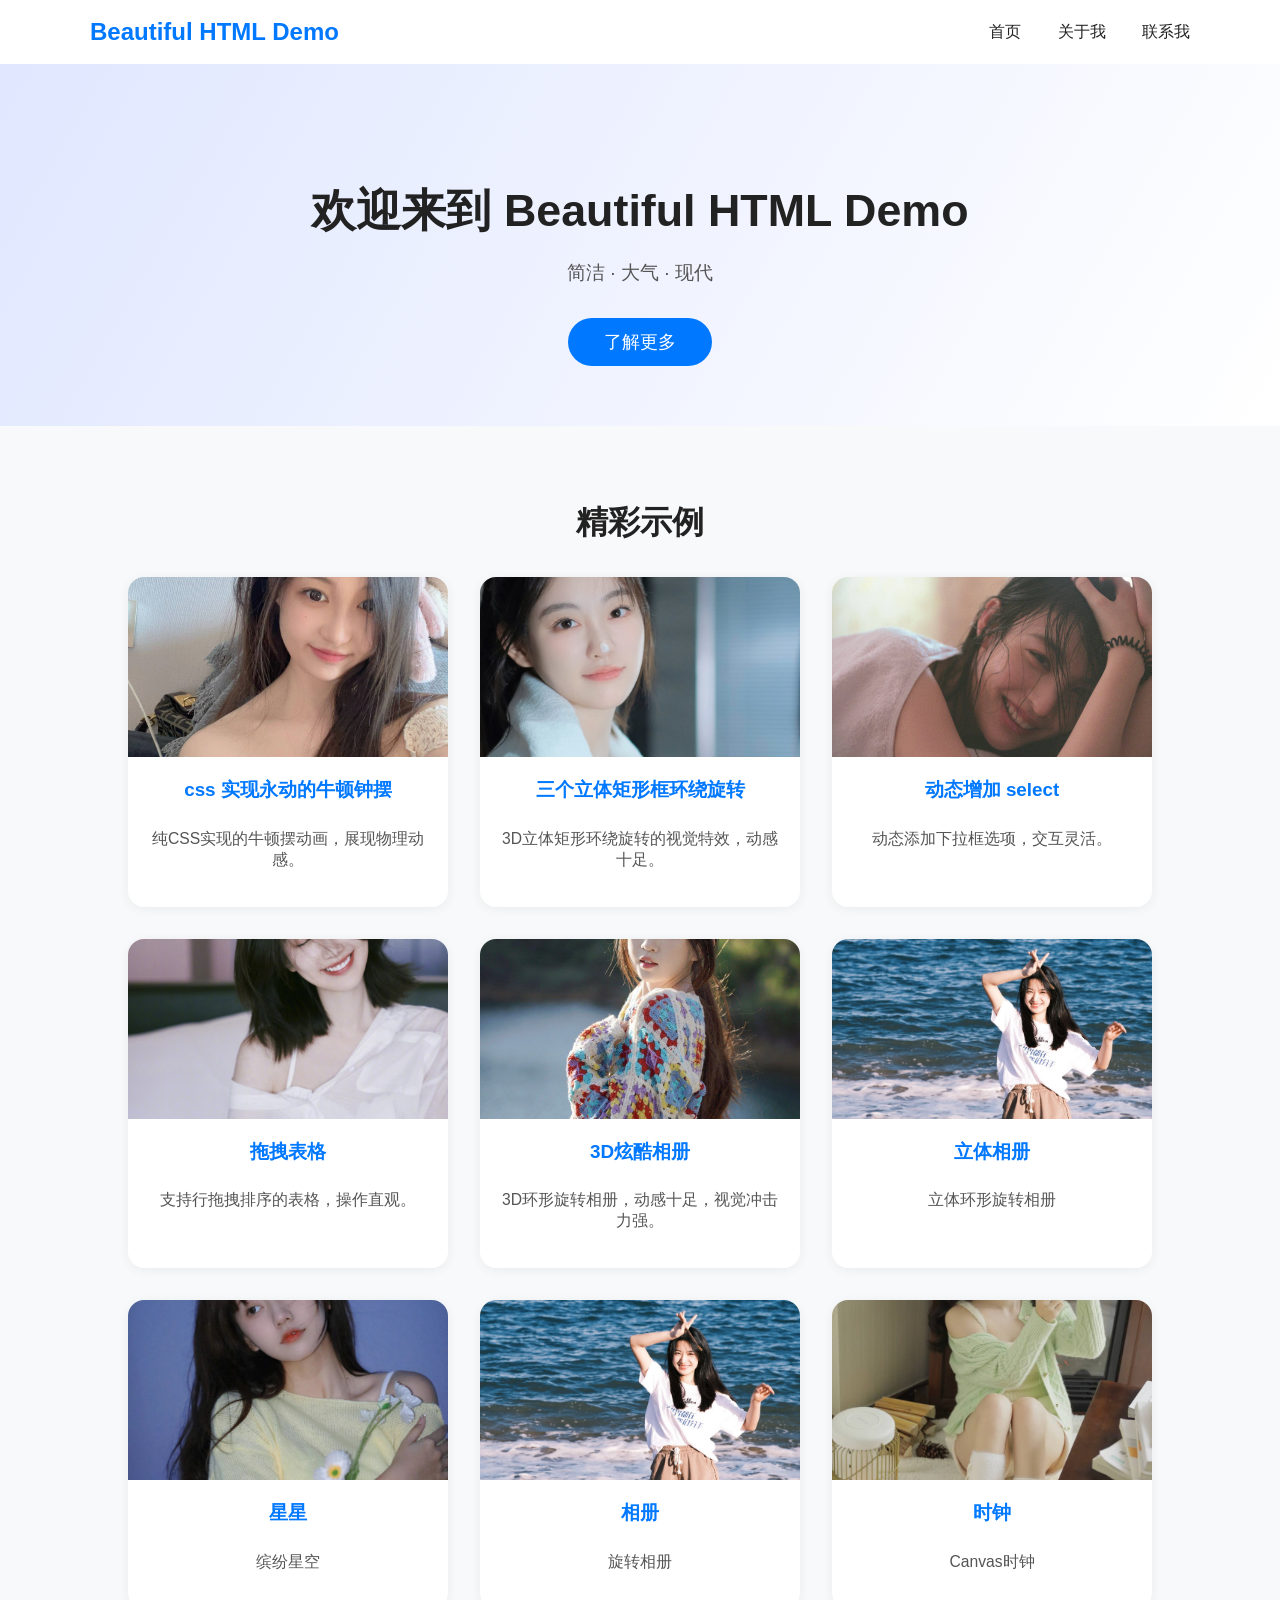
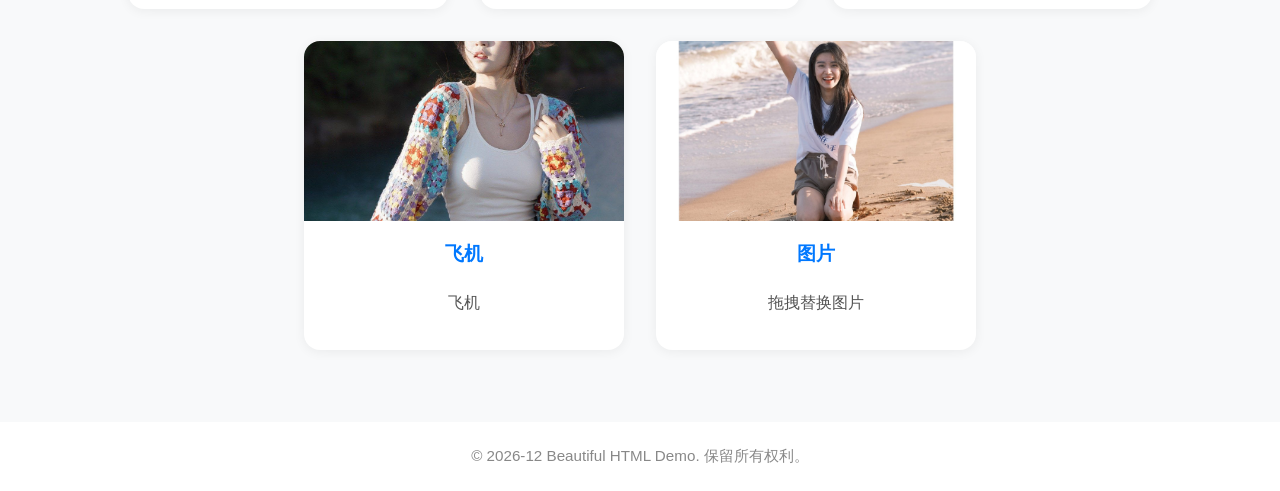
<file: index.html>
<!DOCTYPE html>
<html lang="zh-CN">

<head>
    <meta charset="UTF-8">
    <meta name="viewport" content="width=device-width, initial-scale=1.0">
    <meta http-equiv="X-UA-Compatible" content="ie=edge">
    <title>Beautiful HTML Demo</title>
    <link rel="stylesheet" id="main-style" href="static/css/style.css">
    <link rel="icon" href="images/favicon.jpg" type="image/jpeg">
</head>

<body>
<header>
    <div class="container nav-container">
        <div class="logo">Beautiful HTML Demo</div>
        <nav>
            <a href="index.html">首页</a>
            <a href="about.html">关于我</a>
            <a href="https://github.com/hello-github-ui/beautiful-html-demo">联系我</a>
        </nav>
    </div>
</header>
<main>
    <section class="hero">
        <h1>欢迎来到 Beautiful HTML Demo</h1>
        <p>简洁 · 大气 · 现代</p>
        <a class="hero-btn" href="#links">了解更多</a>
    </section>
    <section class="links" id="links">
        <h2>精彩示例</h2>
        <div class="gallery-list">
            <div class="gallery-card" data-href="css 实现永动的牛顿钟摆.html">
                <img src="images/photo_2023-11-04_23-25-20.jpg" alt="牛顿钟摆">
                <div class="gallery-info">
                    <h3>css 实现永动的牛顿钟摆</h3>
                    <p>纯CSS实现的牛顿摆动画，展现物理动感。</p>
                </div>
            </div>
            <div class="gallery-card" data-href="三个立体矩形框环绕旋转.html">
                <img src="images/3d/photo_2023-12-12_00-14-34.jpg" alt="立体矩形环绕">
                <div class="gallery-info">
                    <h3>三个立体矩形框环绕旋转</h3>
                    <p>3D立体矩形环绕旋转的视觉特效，动感十足。</p>
                </div>
            </div>
            <div class="gallery-card" data-href="动态增加 select.html">
                <img src="images/photo_2023-11-21_22-34-27.jpg" alt="动态select">
                <div class="gallery-info">
                    <h3>动态增加 select</h3>
                    <p>动态添加下拉框选项，交互灵活。</p>
                </div>
            </div>
            <div class="gallery-card" data-href="拖拽表格.html">
                <img src="images/photo_2023-12-18_14-05-00.jpg" alt="拖拽表格">
                <div class="gallery-info">
                    <h3>拖拽表格</h3>
                    <p>支持行拖拽排序的表格，操作直观。</p>
                </div>
            </div>
            <div class="gallery-card" data-href="3d相册.html">
                <img src="images/photo_2023-02-12_02-44-21.jpg" alt="3D相册">
                <div class="gallery-info">
                    <h3>3D炫酷相册</h3>
                    <p>3D环形旋转相册，动感十足，视觉冲击力强。</p>
                </div>
            </div>
            <div class="gallery-card" data-href="立体相册.html">
                <img src="images/photo_2023-02-21_00-48-35.jpg" alt="立体相册">
                <div class="gallery-info">
                    <h3>立体相册</h3>
                    <p>立体环形旋转相册</p>
                </div>
            </div>
            <div class="gallery-card" data-href="star.html">
                <img src="images/photo_2023-02-12_02-24-36.jpg" alt="星星">
                <div class="gallery-info">
                    <h3>星星</h3>
                    <p>缤纷星空</p>
                </div>
            </div>
            <div class="gallery-card" data-href="rotating-rubik-cube.html">
                <img src="images/photo_2023-02-21_00-48-35.jpg" alt="旋转相册">
                <div class="gallery-info">
                    <h3>相册</h3>
                    <p>旋转相册</p>
                </div>
            </div>

            <div class="gallery-card" data-href="clock.html">
                <img src="images/favicon.jpg" alt="Canvas时钟">
                <div class="gallery-info">
                    <h3>时钟</h3>
                    <p>Canvas时钟</p>
                </div>
            </div>

            <div class="gallery-card" data-href="纸飞机.html">
                <img src="images/photo_2023-02-12_02-44-49.jpg" alt="飞机">
                <div class="gallery-info">
                    <h3>飞机</h3>
                    <p>飞机</p>
                </div>
            </div>

            <div class="gallery-card" data-href="拖拽替换效果.html">
                <img src="images/photo_2023-02-21_00-48-46.jpg" alt="图片">
                <div class="gallery-info">
                    <h3>图片</h3>
                    <p>拖拽替换图片</p>
                </div>
            </div>
        </div>
    </section>
</main>
<footer>
    <div class="container">
        &copy; <span id="footer-year-month"></span> Beautiful HTML Demo. 保留所有权利。
    </div>
</footer>

<script>
    // gallery-card 整卡可点击跳转
    window.addEventListener('DOMContentLoaded', function () {
        document.querySelectorAll('.gallery-card').forEach(card => {
            card.style.cursor = 'pointer';
            card.addEventListener('click', function () {
                const href = card.getAttribute('data-href');
                if (href) window.location.href = href;
            });
        });
    });

    // 页脚年月份自动更新
    (function () {
        var now = new Date();
        var year = now.getFullYear();
        var month = (now.getMonth() + 1).toString().padStart(2, '0'); // 补零
        var el = document.getElementById('footer-year-month');
        if (el) el.textContent = year + '-' + month;
    })();

    // 动态引入 style.css ，为了同时适配部署到 github pages 和 Render
    (function() {
        // 自动判断是否在 GitHub Pages 子路径下
        var prefix = '/';
        var path = window.location.pathname;
        // 你的仓库名
        var repo = 'beautiful-html-demo';
        if (path.startsWith('/' + repo + '/')) {
            prefix = '/' + repo + '/';
        }
        // 修正所有以 static/、images/ 等开头的资源
        document.querySelectorAll('link[rel="stylesheet"], script[src], img[src]').forEach(function(el) {
            ['href', 'src'].forEach(function(attr) {
                var val = el.getAttribute(attr);
                if (val && (val.startsWith('static/') || val.startsWith('images/'))) {
                    el.setAttribute(attr, prefix + val);
                }
            });
        });
    })();
</script>
</body>

</html>
</file>
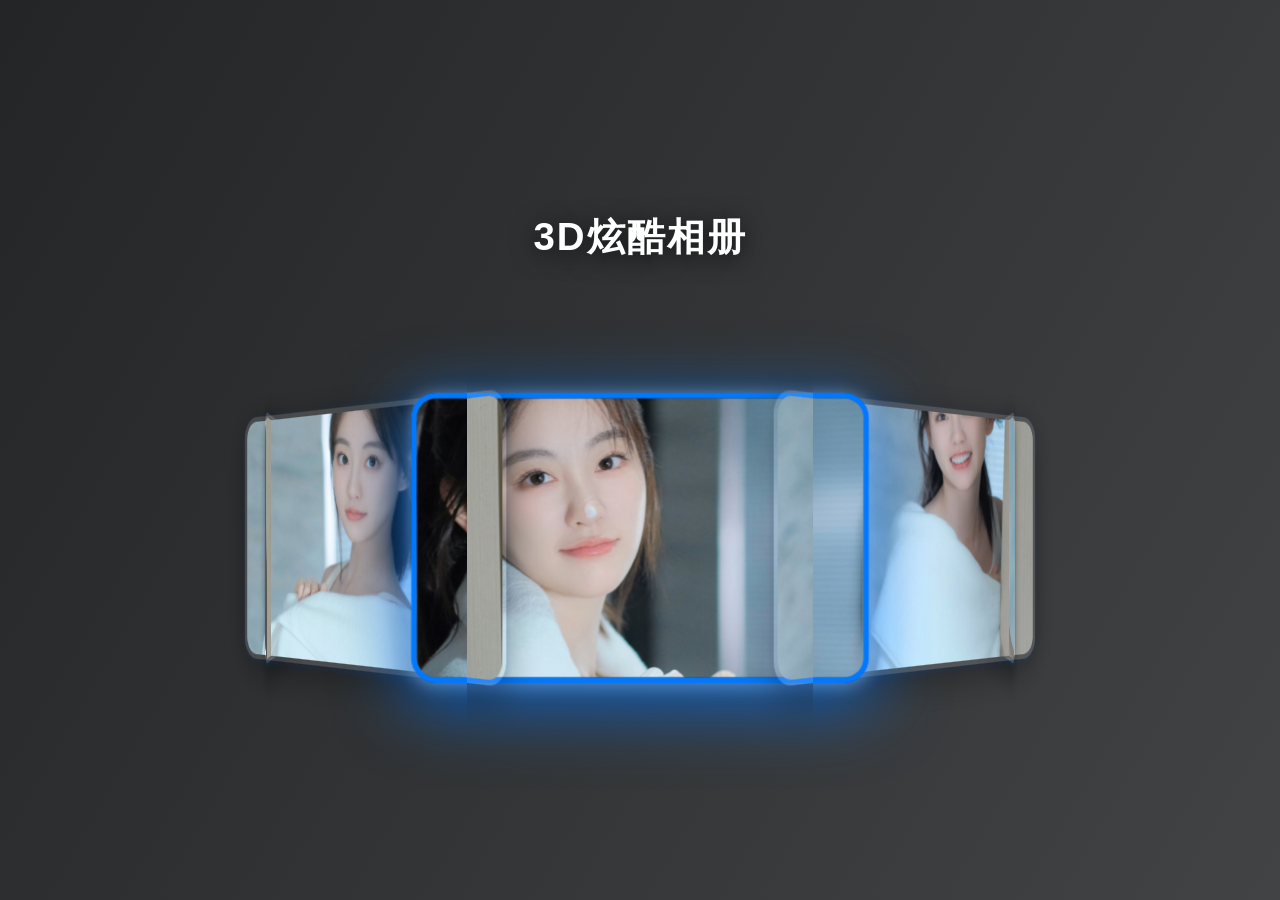
<file: 3d相册.html>
<!DOCTYPE html>
<html lang="zh-CN">
<head>
    <meta charset="UTF-8">
    <meta name="viewport" content="width=device-width, initial-scale=1.0">
    <title>3D炫酷相册 - Beautiful HTML Demo</title>
    <link rel="icon" href="/images/favicon.jpg" type="image/jpeg">
    <style>
        body {
            margin: 0;
            min-height: 100vh;
            background: linear-gradient(120deg, #232526 0%, #414345 100%);
            display: flex;
            flex-direction: column;
            align-items: center;
            justify-content: center;
            font-family: 'Segoe UI', 'PingFang SC', 'Arial', sans-serif;
            color: #fff;
            overflow-x: hidden;
        }

        h1 {
            margin-top: 40px;
            font-size: 2.4rem;
            letter-spacing: 2px;
            text-shadow: 0 4px 24px #000a;
        }

        .album-3d {
            perspective: 1200px;
            width: 600px;
            height: 380px;
            margin: 60px auto 0 auto;
            position: relative;
            user-select: none;
        }

        .carousel {
            width: 100%;
            height: 100%;
            position: absolute;
            transform-style: preserve-3d;
            transition: transform 1s cubic-bezier(.23, 1.12, .67, .99);
        }

        .carousel img {
            position: absolute;
            left: 50%;
            top: 50%;
            width: 320px;
            height: 200px;
            object-fit: cover;
            border-radius: 18px;
            box-shadow: 0 8px 32px rgba(0, 0, 0, 0.35), 0 1.5px 6px rgba(0, 120, 255, 0.18);
            border: 4px solid #fff2;
            transform: translate(-50%, -50%) scale(1);
            transition: box-shadow 0.3s, transform 0.3s;
            cursor: pointer;
            z-index: 1;
        }

        .carousel img.active {
            box-shadow: 0 12px 48px 8px #0078ff99, 0 2px 12px #fff8;
            border: 4px solid #0078ff;
            transform: translate(-50%, -50%) scale(1.13) rotateY(0deg);
            z-index: 2;
        }

        .carousel img:hover {
            box-shadow: 0 16px 64px 12px #00eaffcc, 0 2px 12px #fff8;
            transform: translate(-50%, -50%) scale(1.18) rotateY(0deg);
            border: 4px solid #00eaff;
            z-index: 3;
        }

        @media (max-width: 700px) {
            .album-3d {
                width: 98vw;
                height: 220px;
            }

            .carousel img {
                width: 180px;
                height: 110px;
            }
        }
    </style>
</head>

<body>
    <h1>3D炫酷相册</h1>
    <div class="album-3d">
        <div class="carousel" id="carousel">
            <img src="images/3d/photo_2023-12-12_00-14-34.jpg" alt="1">
            <img src="images/3d/photo_2023-12-12_00-14-35.jpg" alt="2">
            <img src="images/3d/photo_2023-12-12_00-14-36.jpg" alt="3">
            <img src="images/3d/photo_2023-12-12_00-14-37.jpg" alt="4">
            <img src="images/3d/photo_2023-12-12_00-14-39.jpg" alt="5">
            <img src="images/3d/photo_2023-12-12_00-14-40.jpg" alt="6">
            <img src="images/3d/photo_2023-12-12_00-14-41.jpg" alt="7">
            <img src="images/3d/photo_2023-12-12_00-14-42.jpg" alt="8">
            <img src="images/3d/photo_2023-12-12_00-14-43.jpg" alt="9">
        </div>
    </div>
    <script>
        const carousel = document.getElementById('carousel');
        const imgs = carousel.querySelectorAll('img');
        const len = imgs.length;
        let curr = 0;
        let angle = 360 / len;
        let autoRotate = true;
        let timer = null;

        function updateCarousel () {
            imgs.forEach((img, i) => {
                const theta = angle * i + curr * angle;
                img.style.transform = `translate(-50%, -50%) rotateY(${theta}deg) translateZ(340px)`;
                img.classList.toggle('active', i === ((-curr % len + len) % len));
            });
        }

        function next () {
            curr = (curr + 1) % len;
            updateCarousel();
        }
        function prev () {
            curr = (curr - 1 + len) % len;
            updateCarousel();
        }

        function startAuto () {
            if (timer) clearInterval(timer);
            timer = setInterval(() => {
                if (autoRotate) next();
            }, 2200);
        }
        function stopAuto () {
            autoRotate = false;
            if (timer) clearInterval(timer);
        }
        function resumeAuto () {
            autoRotate = true;
            startAuto();
        }

        carousel.addEventListener('mouseenter', stopAuto);
        carousel.addEventListener('mouseleave', resumeAuto);
        carousel.addEventListener('click', next);
        updateCarousel();
        startAuto();

        // 支持左右键切换
        document.addEventListener('keydown', e => {
            if (e.key === 'ArrowLeft') prev();
            if (e.key === 'ArrowRight') next();
        });
    </script>
</body>

</html>
</file>
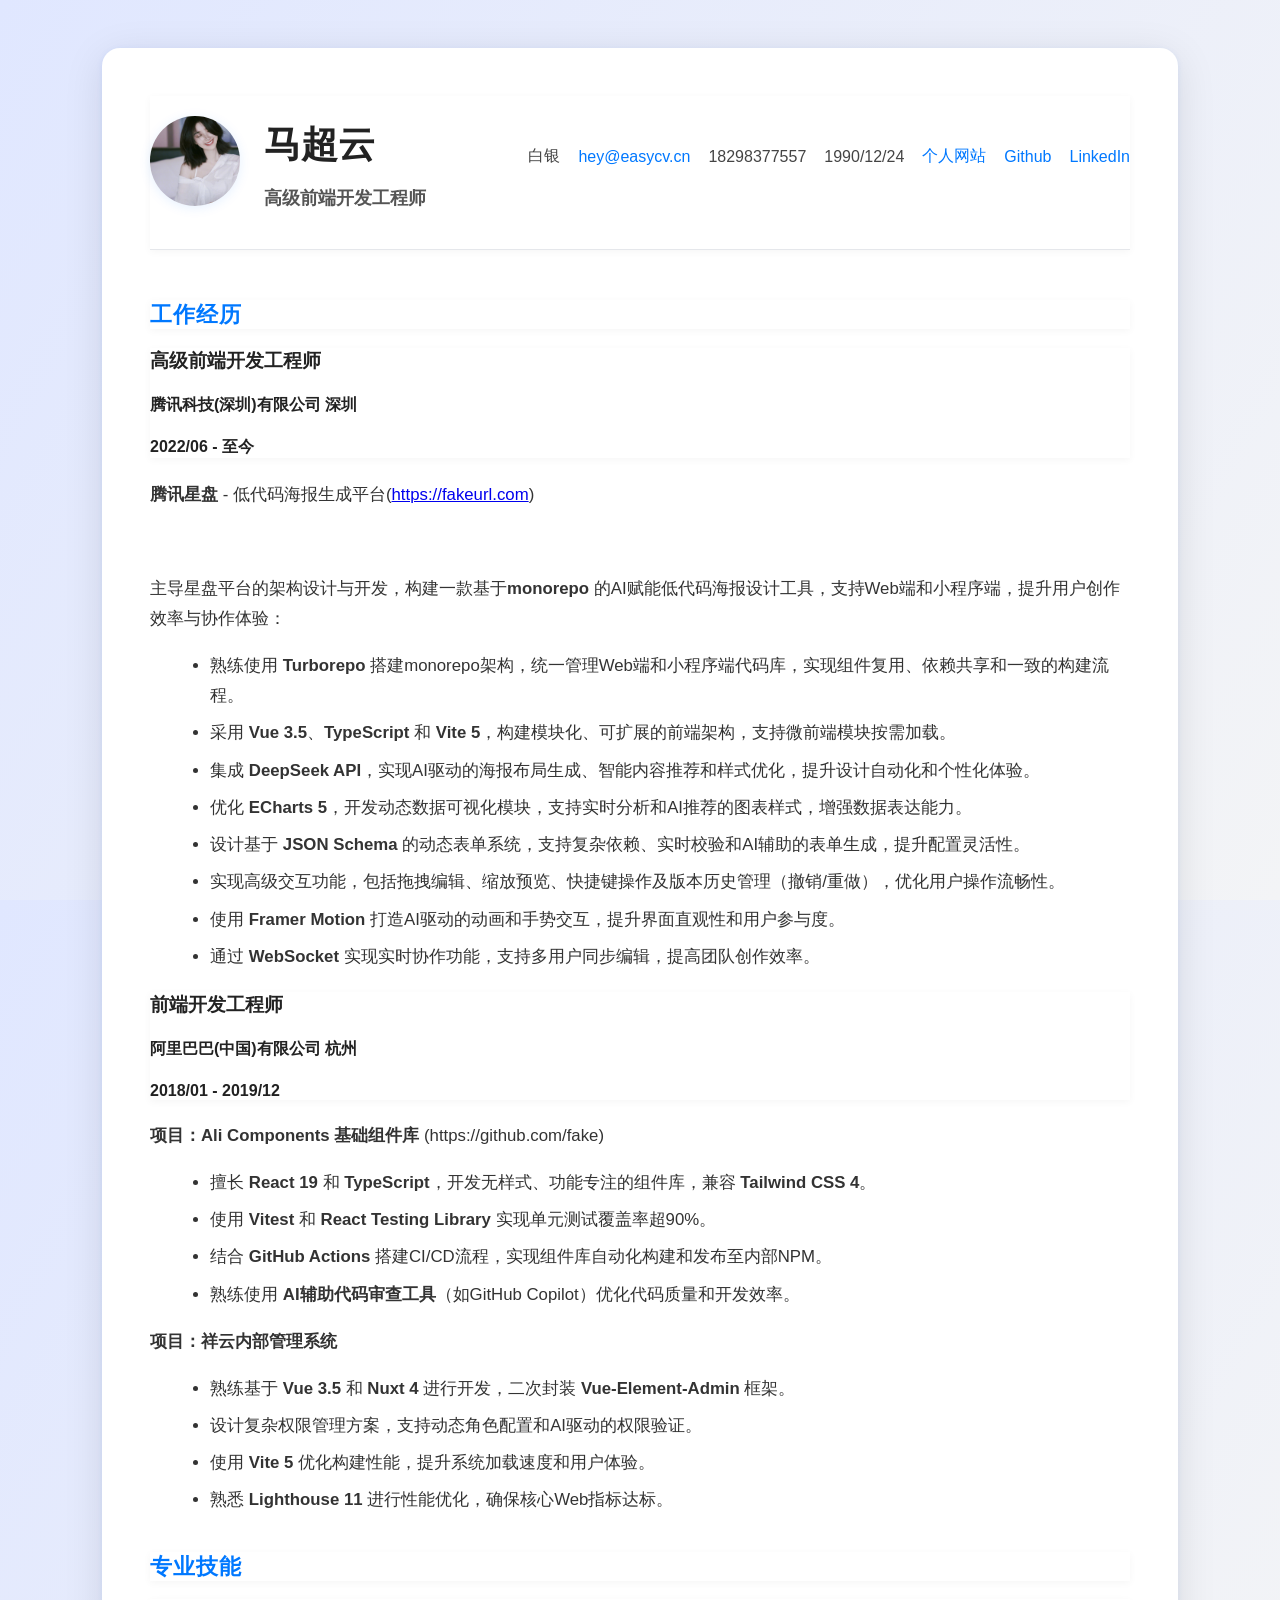
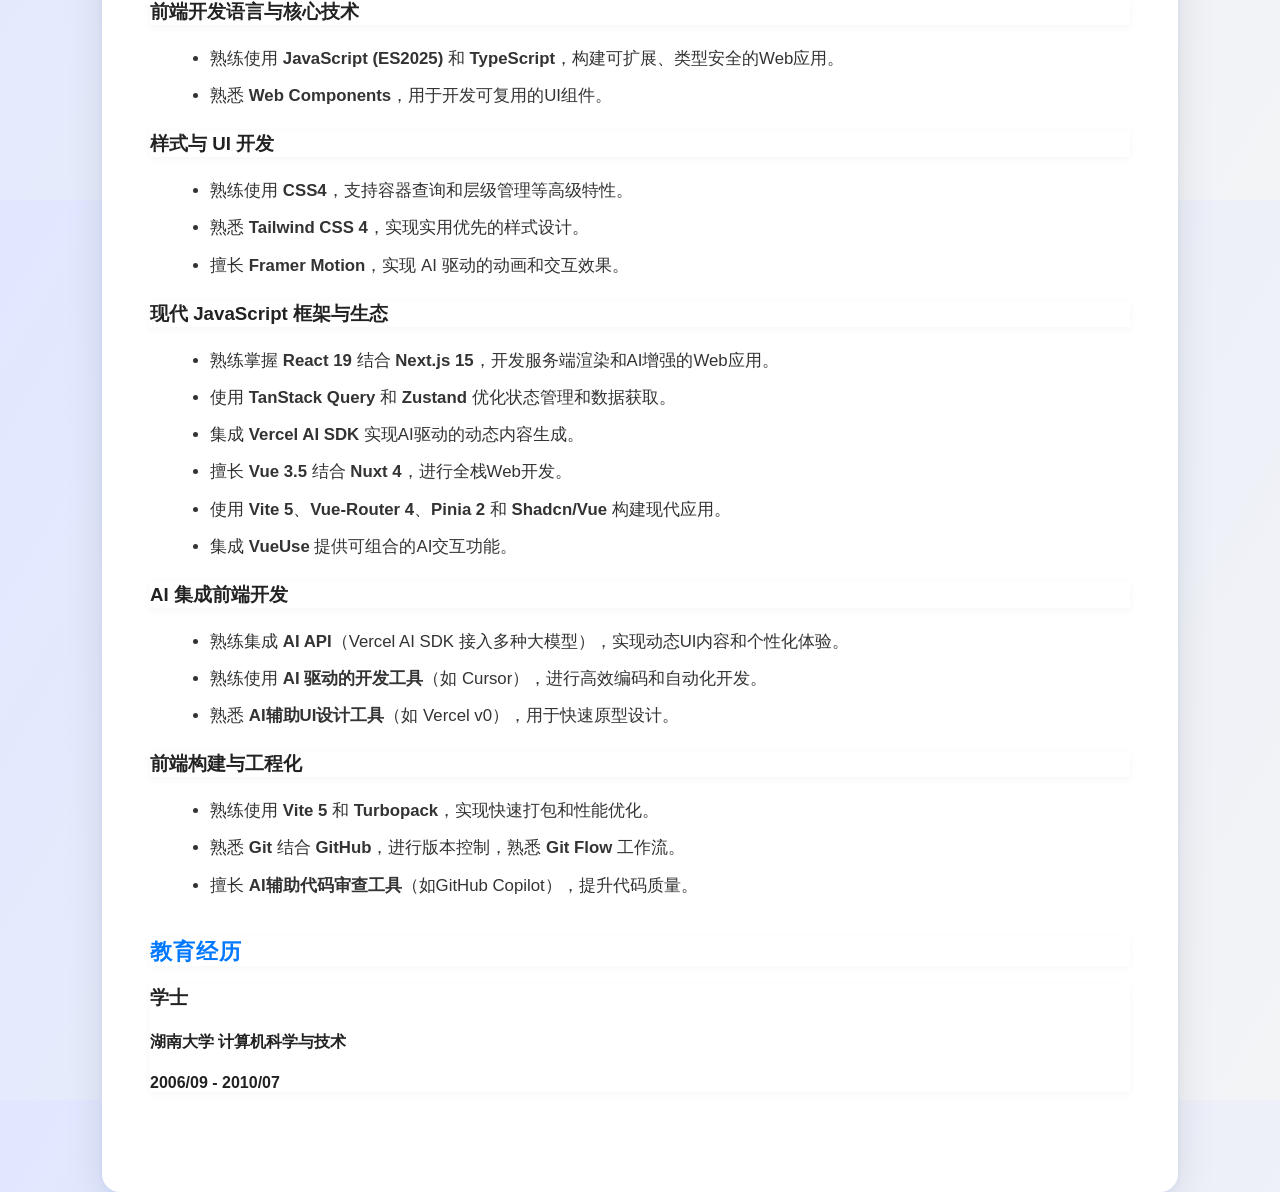
<file: about.html>
<!DOCTYPE html>
<html lang="zh-CN">

<head>
    <meta charset="UTF-8">
    <meta name="viewport" content="width=device-width, initial-scale=1.0">
    <title>马超云 - 个人简历</title>
    <link rel="stylesheet" href="/static/css/style.css">
    <link rel="icon" href="/images/favicon.jpg" type="image/jpeg">
    <style>
        html,
        body {
            height: 100%;
            margin: 0;
            padding: 0;
        }

        body {
            min-height: 100vh;
            background: linear-gradient(120deg, #e0e7ff 0%, #f3f4f6 100%);
        }

        .resume-main {
            min-height: 92vh;
            max-width: 980px;
            margin: 48px auto 32px auto;
            background: #fff;
            border-radius: 18px;
            box-shadow: 0 8px 40px 0 rgba(0, 0, 0, 0.10), 0 1.5px 6px rgba(0, 120, 255, 0.08);
            padding: 48px 48px 32px 48px;
            display: flex;
            flex-direction: column;
        }

        .resume-header {
            border-bottom: 1.5px solid #e5e7eb;
            padding-bottom: 24px;
            margin-bottom: 32px;
            background: transparent;
        }

        .title-cols {
            display: flex;
            justify-content: space-between;
            align-items: center;
            flex-wrap: wrap;
        }

        .title-avatar {
            display: flex;
            align-items: center;
            margin-right: 32px;
            margin-bottom: 0;
        }

        .title-avatar img {
            border-radius: 50%;
            width: 90px;
            height: 90px;
            object-fit: cover;
            margin-right: 24px;
            box-shadow: 0 2px 12px rgba(0, 120, 255, 0.10);
        }

        .name-title h1 {
            font-size: 2.3rem;
            font-weight: 700;
            margin-bottom: 8px;
            color: #222;
        }

        .name-title h2 {
            font-size: 1.15rem;
            color: #555;
        }

        .link-list {
            list-style: none;
            padding: 0;
            margin: 0;
            display: flex;
            flex-wrap: wrap;
            gap: 0 18px;
        }

        .link-list li {
            color: #444;
            font-size: 1rem;
            display: flex;
            align-items: center;
            margin-bottom: 8px;
        }

        .link-list a {
            color: #0078ff;
            text-decoration: none;
            font-weight: 500;
        }

        .link-list a:hover {
            text-decoration: underline;
        }

        .resume-content {
            flex: 1;
            padding-bottom: 32px;
        }

        .content-section {
            margin-bottom: 36px;
        }

        .section-title-header h2 {
            font-size: 1.35rem;
            font-weight: 600;
            color: #0078ff;
            margin-bottom: 10px;
            letter-spacing: 1px;
        }

        .section-detail-item {
            margin-bottom: 20px;
        }

        .item-description {
            color: #333;
            font-size: 1.05rem;
            line-height: 1.8;
        }

        .item-description ul {
            margin-left: 1.2em;
        }

        .item-description li {
            margin-bottom: 7px;
        }

        @media (max-width: 900px) {
            .resume-main {
                padding: 24px 8px 18px 8px;
                margin: 0;
                border-radius: 0;
            }

            .title-cols {
                flex-direction: column;
                align-items: flex-start;
            }

            .title-avatar {
                margin-bottom: 18px;
            }

            .title-avatar img {
                margin-bottom: 12px;
                margin-right: 0;
            }

            .link-list {
                flex-direction: column;
                gap: 0;
            }
        }
    </style>
</head>

<body>
    <main class="resume-main p-8 bg-white">
        <!-- 头部 -->
        <header class="resume-header">
            <div class="title-cols md:flex md:justify-between md:items-center">
                <div class="title-avatar flex md:mr-8 items-center mb-4">
                    <img class="w-20 mr-6"
                        src="/images/photo_2023-12-18_14-05-00.jpg" alt="马超云">
                    <div class="name-title">
                        <h1 class="text-3xl font-semibold mb-2">马超云</h1>
                        <h2 class="text-lg">高级前端开发工程师</h2>
                    </div>
                </div>
                <ul class="link-list text-left columns-2">
                    <li class="mr-5 mb-2">白银</li>
                    <li class="mr-5 mb-2"><a href="mailto:hey@easycv.cn">hey@easycv.cn</a></li>
                    <li class="mr-5 mb-2">18298377557</li>
                    <li class="mr-5 mb-2">1990/12/24</li>
                    <li class="mr-5 mb-2"><a href="https://hello-github-ui.github.io/" target="_blank">个人网站</a></li>
                    <li class="mr-5 mb-2"><a href="https://github.com/hello-github-ui" target="_blank">Github</a></li>
                    <li class="mr-5 mb-2"><a href="https://linkedin.com/hello-github-ui" target="_blank">LinkedIn</a></li>
                </ul>
            </div>
        </header>
        <!-- 内容区 -->
        <div class="resume-content">
            <div class="content-section">
                <div class="content-section-holder mt-3">
                    <header class="section-title-header uppercase tracking-wide">
                        <h2 class="text-xl font-semibold mb-2">工作经历</h2>
                    </header>
                    <div class="content-section-container">
                        <div class="section-detail-item mt-3">
                            <div class="normal-content">
                                <header>
                                    <h3 class="font-semibold mb-2">高级前端开发工程师</h3>
                                    <div class="flex justify-between flex-wrap mb-2 text-gray-400">
                                        <h4>腾讯科技(深圳)有限公司 <span class="ml-2">深圳</span></h4>
                                        <h4 class="md:text-right text-gray-400">2022/06 - 至今</h4>
                                    </div>
                                </header>
                                <div class="item-description py-2">
                                    <p><strong>腾讯星盘 </strong>- 低代码海报生成平台(<a href="https://fakeurl.com"
                                            rel="noopener noreferrer" target="_blank">https://fakeurl.com</a>)</p>
                                    <p>&nbsp;</p>
                                    <p>主导星盘平台的架构设计与开发，构建一款基于<strong>monorepo
                                        </strong>的AI赋能低代码海报设计工具，支持Web端和小程序端，提升用户创作效率与协作体验：</p>
                                    <ul>
                                        <li>熟练使用 <strong>Turborepo</strong>
                                            搭建monorepo架构，统一管理Web端和小程序端代码库，实现组件复用、依赖共享和一致的构建流程。</li>
                                        <li>采用 <strong>Vue 3.5</strong>、<strong>TypeScript</strong> 和 <strong>Vite
                                                5</strong>，构建模块化、可扩展的前端架构，支持微前端模块按需加载。</li>
                                        <li>集成 <strong>DeepSeek API</strong>，实现AI驱动的海报布局生成、智能内容推荐和样式优化，提升设计自动化和个性化体验。
                                        </li>
                                        <li>优化 <strong>ECharts 5</strong>，开发动态数据可视化模块，支持实时分析和AI推荐的图表样式，增强数据表达能力。</li>
                                        <li>设计基于 <strong>JSON Schema</strong> 的动态表单系统，支持复杂依赖、实时校验和AI辅助的表单生成，提升配置灵活性。
                                        </li>
                                        <li>实现高级交互功能，包括拖拽编辑、缩放预览、快捷键操作及版本历史管理（撤销/重做），优化用户操作流畅性。</li>
                                        <li>使用 <strong>Framer Motion</strong> 打造AI驱动的动画和手势交互，提升界面直观性和用户参与度。</li>
                                        <li>通过 <strong>WebSocket</strong> 实现实时协作功能，支持多用户同步编辑，提高团队创作效率。</li>
                                    </ul>
                                </div>
                            </div>
                        </div>
                        <div class="section-detail-item mt-3">
                            <div class="normal-content">
                                <header>
                                    <h3 class="font-semibold mb-2">前端开发工程师</h3>
                                    <div class="flex justify-between flex-wrap mb-2 text-gray-400">
                                        <h4>阿里巴巴(中国)有限公司 <span class="ml-2">杭州</span></h4>
                                        <h4 class="md:text-right text-gray-400">2018/01 - 2019/12</h4>
                                    </div>
                                </header>
                                <div class="item-description py-2">
                                    <p><strong>项目：Ali Components 基础组件库</strong> (https://github.com/fake)</p>
                                    <ul>
                                        <li>擅长 <strong>React 19</strong> 和 <strong>TypeScript</strong>，开发无样式、功能专注的组件库，兼容
                                            <strong>Tailwind CSS 4</strong>。
                                        </li>
                                        <li>使用 <strong>Vitest</strong> 和 <strong>React Testing Library</strong>
                                            实现单元测试覆盖率超90%。</li>
                                        <li>结合 <strong>GitHub Actions</strong> 搭建CI/CD流程，实现组件库自动化构建和发布至内部NPM。</li>
                                        <li>熟练使用 <strong>AI辅助代码审查工具</strong>（如GitHub Copilot）优化代码质量和开发效率。</li>
                                    </ul>
                                    <p><strong>项目：祥云内部管理系统</strong></p>
                                    <ul>
                                        <li>熟练基于 <strong>Vue 3.5</strong> 和 <strong>Nuxt 4</strong> 进行开发，二次封装
                                            <strong>Vue-Element-Admin</strong> 框架。
                                        </li>
                                        <li>设计复杂权限管理方案，支持动态角色配置和AI驱动的权限验证。</li>
                                        <li>使用 <strong>Vite 5</strong> 优化构建性能，提升系统加载速度和用户体验。</li>
                                        <li>熟悉 <strong>Lighthouse 11</strong> 进行性能优化，确保核心Web指标达标。</li>
                                    </ul>
                                </div>
                            </div>
                        </div>
                    </div>
                </div>
            </div>
            <div class="content-section">
                <div class="content-section-holder mt-3">
                    <header class="section-title-header uppercase tracking-wide">
                        <h2 class="text-xl font-semibold mb-2">专业技能</h2>
                    </header>
                    <div class="content-section-container md:grid md:grid-cols-2 md:gap-6">
                        <div class="section-detail-item mt-3">
                            <div class="custom-content">
                                <header>
                                    <h3 class="font-semibold mb-2">前端开发语言与核心技术</h3>
                                </header>
                                <div class="item-description py-2">
                                    <ul>
                                        <li>熟练使用 <strong>JavaScript (ES2025)</strong> 和
                                            <strong>TypeScript</strong>，构建可扩展、类型安全的Web应用。
                                        </li>
                                        <li>熟悉 <strong>Web Components</strong>，用于开发可复用的UI组件。</li>
                                    </ul>
                                </div>
                            </div>
                        </div>
                        <div class="section-detail-item mt-3">
                            <div class="custom-content">
                                <header>
                                    <h3 class="font-semibold mb-2">样式与 UI 开发</h3>
                                </header>
                                <div class="item-description py-2">
                                    <ul>
                                        <li>熟练使用 <strong>CSS4</strong>，支持容器查询和层级管理等高级特性。</li>
                                        <li>熟悉 <strong>Tailwind CSS 4</strong>，实现实用优先的样式设计。</li>
                                        <li>擅长 <strong>Framer Motion</strong>，实现 AI 驱动的动画和交互效果。</li>
                                    </ul>
                                </div>
                            </div>
                        </div>
                        <div class="section-detail-item mt-3">
                            <div class="custom-content">
                                <header>
                                    <h3 class="font-semibold mb-2">现代 JavaScript 框架与生态</h3>
                                </header>
                                <div class="item-description py-2">
                                    <ul>
                                        <li>熟练掌握 <strong>React 19</strong> 结合 <strong>Next.js
                                                15</strong>，开发服务端渲染和AI增强的Web应用。</li>
                                        <li class="ql-indent-1">使用 <strong>TanStack Query</strong> 和
                                            <strong>Zustand</strong> 优化状态管理和数据获取。
                                        </li>
                                        <li class="ql-indent-1">集成 <strong>Vercel AI SDK</strong> 实现AI驱动的动态内容生成。</li>
                                        <li>擅长 <strong>Vue 3.5</strong> 结合 <strong>Nuxt 4</strong>，进行全栈Web开发。</li>
                                        <li class="ql-indent-1">使用 <strong>Vite 5</strong>、<strong>Vue-Router
                                                4</strong>、<strong>Pinia 2</strong> 和 <strong>Shadcn/Vue</strong>
                                            构建现代应用。</li>
                                        <li class="ql-indent-1">集成 <strong>VueUse</strong> 提供可组合的AI交互功能。</li>
                                    </ul>
                                </div>
                            </div>
                        </div>
                        <div class="section-detail-item mt-3">
                            <div class="custom-content">
                                <header>
                                    <h3 class="font-semibold mb-2">AI 集成前端开发</h3>
                                </header>
                                <div class="item-description py-2">
                                    <ul>
                                        <li>熟练集成 <strong>AI API</strong>（Vercel AI SDK 接入多种大模型），实现动态UI内容和个性化体验。</li>
                                        <li>熟练使用 <strong>AI 驱动的开发工具</strong>（如 Cursor），进行高效编码和自动化开发。</li>
                                        <li>熟悉 <strong>AI辅助UI设计工具</strong>（如 Vercel v0），用于快速原型设计。</li>
                                    </ul>
                                </div>
                            </div>
                        </div>
                        <div class="section-detail-item mt-3">
                            <div class="custom-content">
                                <header>
                                    <h3 class="font-semibold mb-2">前端构建与工程化</h3>
                                </header>
                                <div class="item-description py-2">
                                    <ul>
                                        <li>熟练使用 <strong>Vite 5</strong> 和 <strong>Turbopack</strong>，实现快速打包和性能优化。</li>
                                        <li>熟悉 <strong>Git</strong> 结合 <strong>GitHub</strong>，进行版本控制，熟悉 <strong>Git
                                                Flow</strong> 工作流。</li>
                                        <li>擅长 <strong>AI辅助代码审查工具</strong>（如GitHub Copilot），提升代码质量。</li>
                                    </ul>
                                </div>
                            </div>
                        </div>
                    </div>
                </div>
            </div>
            <div class="content-section">
                <div class="content-section-holder mt-3">
                    <header class="section-title-header uppercase tracking-wide">
                        <h2 class="text-xl font-semibold mb-2">教育经历</h2>
                    </header>
                    <div class="content-section-container">
                        <div class="section-detail-item mt-3">
                            <div class="normal-content">
                                <header>
                                    <h3 class="font-semibold mb-2">学士</h3>
                                    <div class="flex justify-between flex-wrap mb-2 text-gray-400">
                                        <h4>湖南大学 <span class="ml-2">计算机科学与技术</span></h4>
                                        <h4 class="md:text-right text-gray-400">2006/09 - 2010/07</h4>
                                    </div>
                                </header>
                            </div>
                        </div>
                    </div>
                </div>
            </div>
        </div>
    </main>
</body>

</html>
</file>
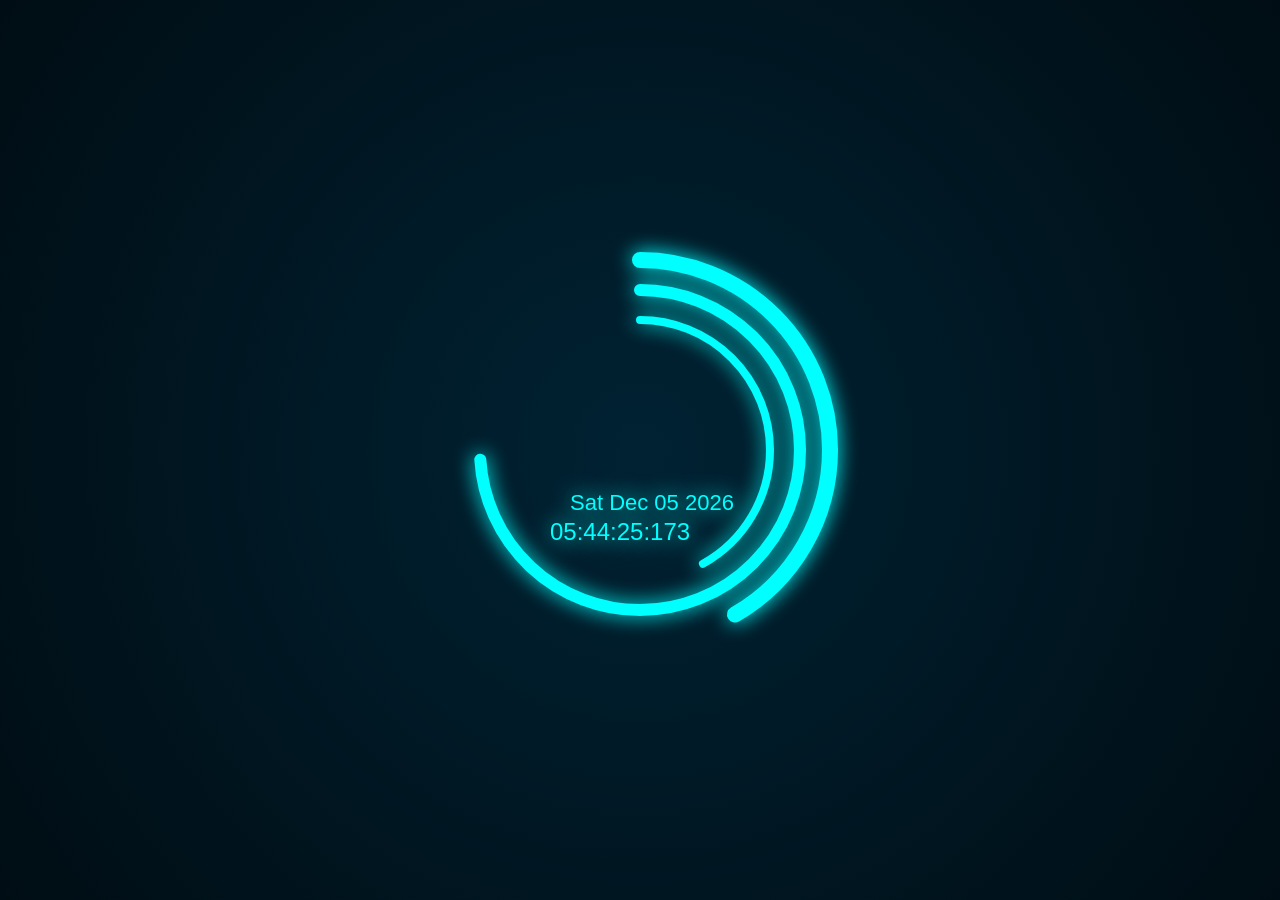
<file: clock.html>
<!DOCTYPE html>
<html lang="zh">
<head>
    <meta charset="UTF-8" />
    <meta name="viewport" content="width=device-width, initial-scale=1.0"/>
    <meta http-equiv="X-UA-Compatible" content="ie=edge">
    <title>炫酷时钟</title>
    <link rel="icon" href="/images/favicon.jpg" type="image/jpeg">
    <style>
        html, body {
            margin: 0;
            padding: 0;
            height: 100%;
            background: #000;
            overflow: hidden;
        }

        canvas {
            display: block;
            position: absolute;
            top: 0;
            left: 0;
        }

        body {
            font-family: 'Segoe UI', sans-serif;
        }
    </style>
</head>
<body>
<canvas id="myCanvas"></canvas>

<script>
    const canvas = document.getElementById('myCanvas');
    const ctx = canvas.getContext('2d');
    let w, h;

    function resizeCanvas() {
        w = canvas.width = window.innerWidth;
        h = canvas.height = window.innerHeight;
    }

    window.addEventListener('resize', resizeCanvas);
    resizeCanvas();

    function degToRad(degree) {
        return degree * Math.PI / 180;
    }

    function renderTime() {
        const date = new Date();
        const today = date.toDateString();
        const hTime = ('0' + date.getHours()).slice(-2);
        const mTime = ('0' + date.getMinutes()).slice(-2);
        const sTime = ('0' + date.getSeconds()).slice(-2);
        const ms = date.getMilliseconds();
        const smoothSec = date.getSeconds() + ms / 1000;
        const smoothMin = date.getMinutes() + smoothSec / 60;

        // 背景渐变
        const gradient = ctx.createRadialGradient(w / 2, h / 2, 5, w / 2, h / 2, w);
        gradient.addColorStop(0, "#002233");
        gradient.addColorStop(1, "#000000");
        ctx.fillStyle = gradient;
        ctx.fillRect(0, 0, w, h);

        const centerX = w / 2;
        const centerY = h / 2;

        ctx.lineCap = "round";
        ctx.shadowBlur = 20;
        ctx.shadowColor = "#00ffff";
        ctx.strokeStyle = "#00ffff";

        // 时针圆弧（最外圈）
        ctx.beginPath();
        ctx.lineWidth = 16;
        ctx.arc(centerX, centerY, 190, degToRad(270), degToRad((date.getHours() * 30) - 90));
        ctx.stroke();

        // 分针圆弧
        ctx.beginPath();
        ctx.lineWidth = 12;
        ctx.arc(centerX, centerY, 160, degToRad(270), degToRad((smoothMin * 6) - 90));
        ctx.stroke();

        // 秒针圆弧
        ctx.beginPath();
        ctx.lineWidth = 8;
        ctx.arc(centerX, centerY, 130, degToRad(270), degToRad((smoothSec * 6) - 90));
        ctx.stroke();

        // 时间与日期文本
        ctx.fillStyle = "#00ffff";
        ctx.font = "22px 'Segoe UI', sans-serif";
        ctx.fillText(today, centerX - 70, centerY + 60);
        ctx.font = "24px 'Segoe UI Bold', sans-serif";
        ctx.fillText(`${hTime}:${mTime}:${sTime}:${ms}`, centerX - 90, centerY + 90);
    }

    setInterval(renderTime, 40);
</script>
</body>
</html>
</file>
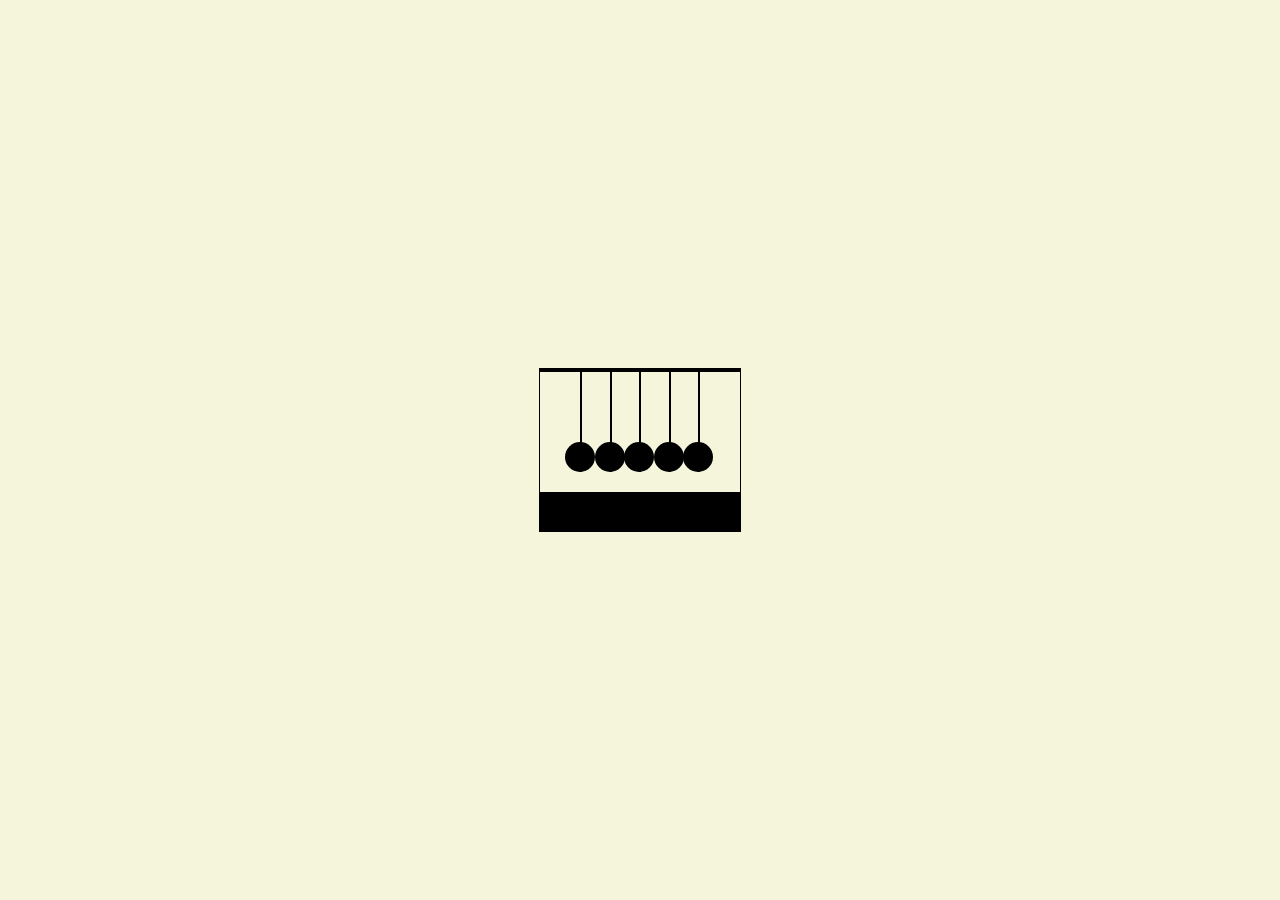
<file: css 实现永动的牛顿钟摆.html>
<!DOCTYPE html>
<html lang="zh-CN">
<head>
	<meta charset="UTF-8">
	<meta name="viewport" content="width=device-width, initial-scale=1.0">
	<title>CSS实现永动的牛顿摆钟</title>
	<link rel="icon" href="/images/favicon.jpg" type="image/jpeg">
	<style>
		body {
			margin: 0;
			height: 100vh;
			display: flex;
			align-items: center;
			justify-content: center;
			background-color: beige;
		}

		.loader {
			font-size: 10px;
			width: 12em;
			padding: 0 4em 2em 4em;
			color: black;
			border-style: solid;
			border-width: 0.4em 0.1em 4em 0.1em;
			display: flex;
			justify-content: space-between;
		}

		.loader span {
			width: 0.2em;
			height: 10em;
			background-color: currentColor;
			position: relative;
			transform-origin: top;
			animation: moving-up 0.75s cubic-bezier(0.215, 0.61, 0.355, 1) infinite;
		}

		@keyframes moving-up {
			0%, 50% {transform: rotate(0deg);}
			100% {transform: rotate(calc(45deg * var(--direction)));}
		}

		.loader span::before {
			content: '';
			position: absolute;
			width: 3em;
			height: 3em;
			background-color: inherit;
			border-radius: 50%;
			bottom: 0;
			left: -1.5em;
		}

		.loader span:first-child {--direction: 1; animation-direction: alternate;}
		.loader span:last-child {--direction: -1; animation-direction: alternate-reverse;}
	</style>
</head>
<body>
	<div class="loader">
		<span></span>
		<span></span>
		<span></span>
		<span></span>
		<span></span>
	</div>
</body>




</html>
</file>
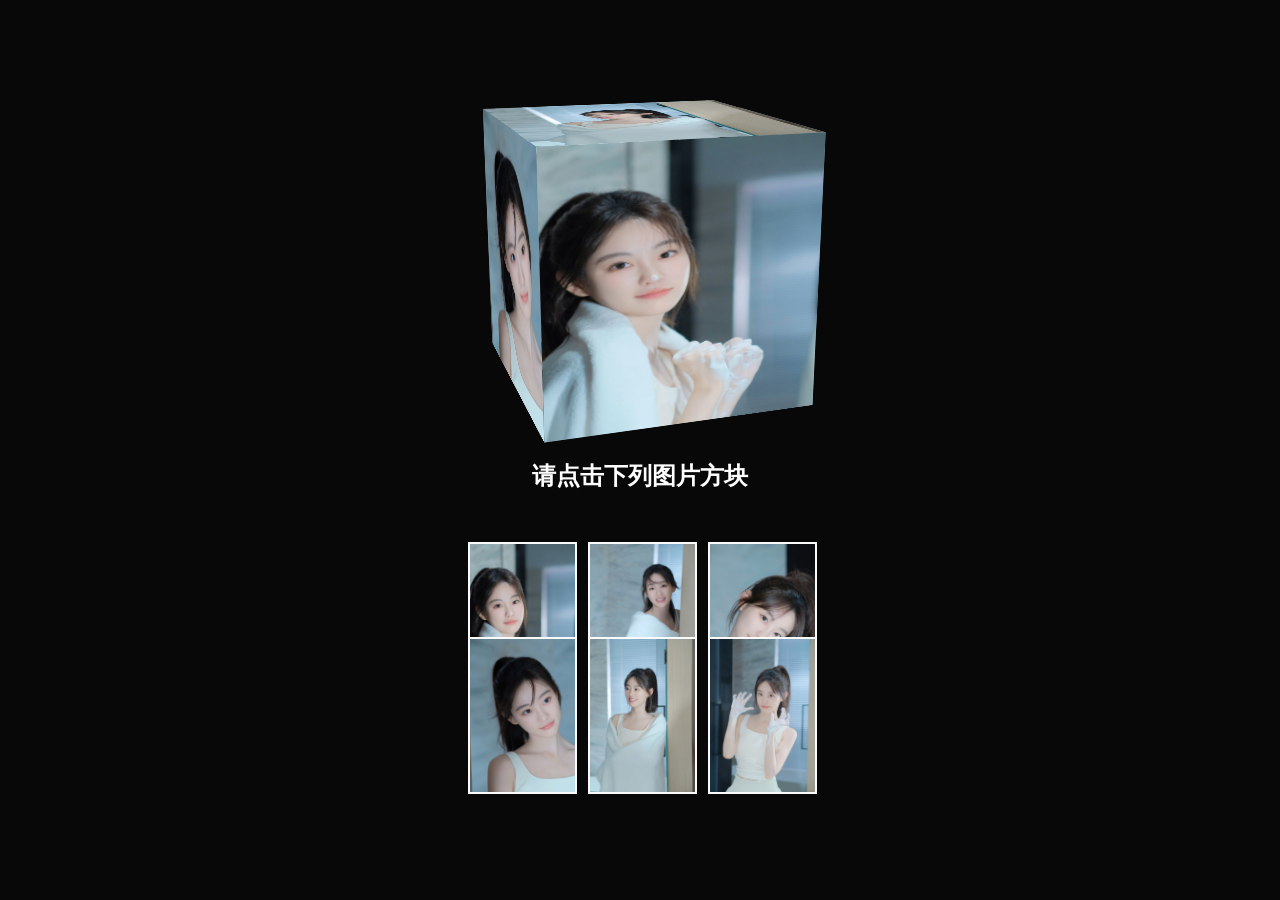
<file: rotating-rubik-cube.html>
<!DOCTYPE html>
<html lang="en">
<head>
    <meta charset="UTF-8">
    <meta name="viewport" content="width=device-width, initial-scale=1.0">
    <meta http-equiv="X-UA-Compatible" content="ie=edge">
    <link rel="stylesheet" href="/static/css/style.css">
    <link rel="icon" href="/images/favicon.jpg" type="image/jpeg">
    <title>旋转方块</title>
    <style>
        *{
            padding: 0;
            margin: 0;
            list-style: none;
        }
        body{
            background: #080808;
            text-align: center;
            color: white;
        }
        .container{
            position: relative;
            width: 300px;
            height: 300px;
            margin: 100px auto 60px;
            perspective: 1000px;
        }
        .container .cube{
            width: 100%;
            height: 100%;
            transform-style: preserve-3d;
            transition: all 1s cubic-bezier(0.075, 0.82, 0.165, 1);
        }
        .container .cube img{
            width: 100%;
            height: 100%;
            /* display: block; */
        }
        .container .cube li{
            width: 100%;
            height: 100%;
            position: absolute;
            left: 0;
            top: 0;
        }

        .img1{
            transform: translateZ(150px);
        }
        .img2{
            transform: rotateX(-180deg) translateZ(151px);
        }
        .img3{
            transform: rotateY(90deg) translateZ(150px);
        }
        .img4{
            transform: rotateY(-90deg) translateZ(150px);
        }
        .img5{
            transform: rotateX(90deg) translateZ(150px);
        }

        .img6{
            transform: rotateX(-90deg) translateZ(150px);
        }

        .cube.init{
            transform: translateZ(-150px) rotateX(-15deg) rotateY(18deg);
        }

        .btnList{
            display: grid;
            grid-template-columns: 105px 105px 105px;
            grid-template-rows: 80px 80px;
            justify-content: center;
            grid-gap: 15px;
        }
        .btnList input{
            width: 105px;
            outline: none;
            border: 2px solid #fafafa;
        }
        h2{
            margin-bottom: 50px;
        }
        .btnList input:focus{
            border: 2px solid #ac670c;

        }
        .cube.show-image-1{
            transform: translateZ(-150px);
        }
        .cube.show-image-2{
            transform: translateZ(-150px) rotateX(180deg);
        }
        .cube.show-image-3{
            transform: translateZ(-150px) rotateY(-90deg);
        }
        .cube.show-image-4{
            transform: translateZ(-150px) rotateY(90deg);
        }
        .cube.show-image-5{
            transform: translateZ(-150px) rotateX(-90deg);
        }
        .cube.show-image-6{
            transform: translateZ(-150px) rotateX(90deg);
        }

    </style>
</head>
<body>
<div class="container">
    <ul class="cube init">
        <li class="img1"><img src="/images/3d/photo_2023-12-12_00-14-34.jpg"  alt=""></li>
        <li class="img2"><img src="/images/3d/photo_2023-12-12_00-14-35.jpg"  alt=""></li>
        <li class="img3"><img src="/images/3d/photo_2023-12-12_00-14-36.jpg"   alt=""></li>
        <li class="img4"><img src="/images/3d/photo_2023-12-12_00-14-37.jpg"  alt=""></li>
        <li class="img5"><img src="/images/3d/photo_2023-12-12_00-14-39.jpg"  alt=""></li>
        <li class="img6"><img src="/images/3d/photo_2023-12-12_00-14-40.jpg"  alt=""></li>
    </ul>
</div>

<h2>请点击下列图片方块</h2>
<ul class="btnList">
    <li><input type="image" src="/images/3d/photo_2023-12-12_00-14-34.jpg" class="show-image-1"></li>
    <li><input type="image" src="/images/3d/photo_2023-12-12_00-14-35.jpg" class="show-image-2"></li>
    <li><input type="image" src="/images/3d/photo_2023-12-12_00-14-36.jpg" class="show-image-3"></li>
    <li><input type="image" src="/images/3d/photo_2023-12-12_00-14-37.jpg" class="show-image-4"></li>
    <li><input type="image" src="/images/3d/photo_2023-12-12_00-14-39.jpg" class="show-image-5"></li>
    <li><input type="image" src="/images/3d/photo_2023-12-12_00-14-40.jpg" class="show-image-6"></li>
</ul>
<script>
    (function(){
        var btn_images = document.getElementsByTagName('input');
        var cubeNode= document.getElementsByClassName('cube')[0];
        var ClassList = cubeNode.classList;
        var currentClass = ClassList[1];


        for(var i = 0,len = btn_images.length;i<len;i++){
            btn_images[i].addEventListener('click',clickFn)
        }

        function clickFn(e){
            var target_ClassName = e.target.className;
            console.log(target_ClassName);
            if(target_ClassName!=currentClass){
                ClassList.replace(currentClass,target_ClassName);
                currentClass = target_ClassName;
                console.log(cubeNode.classList)
            }

        }




    })()



</script>
</body>
</html>
</file>
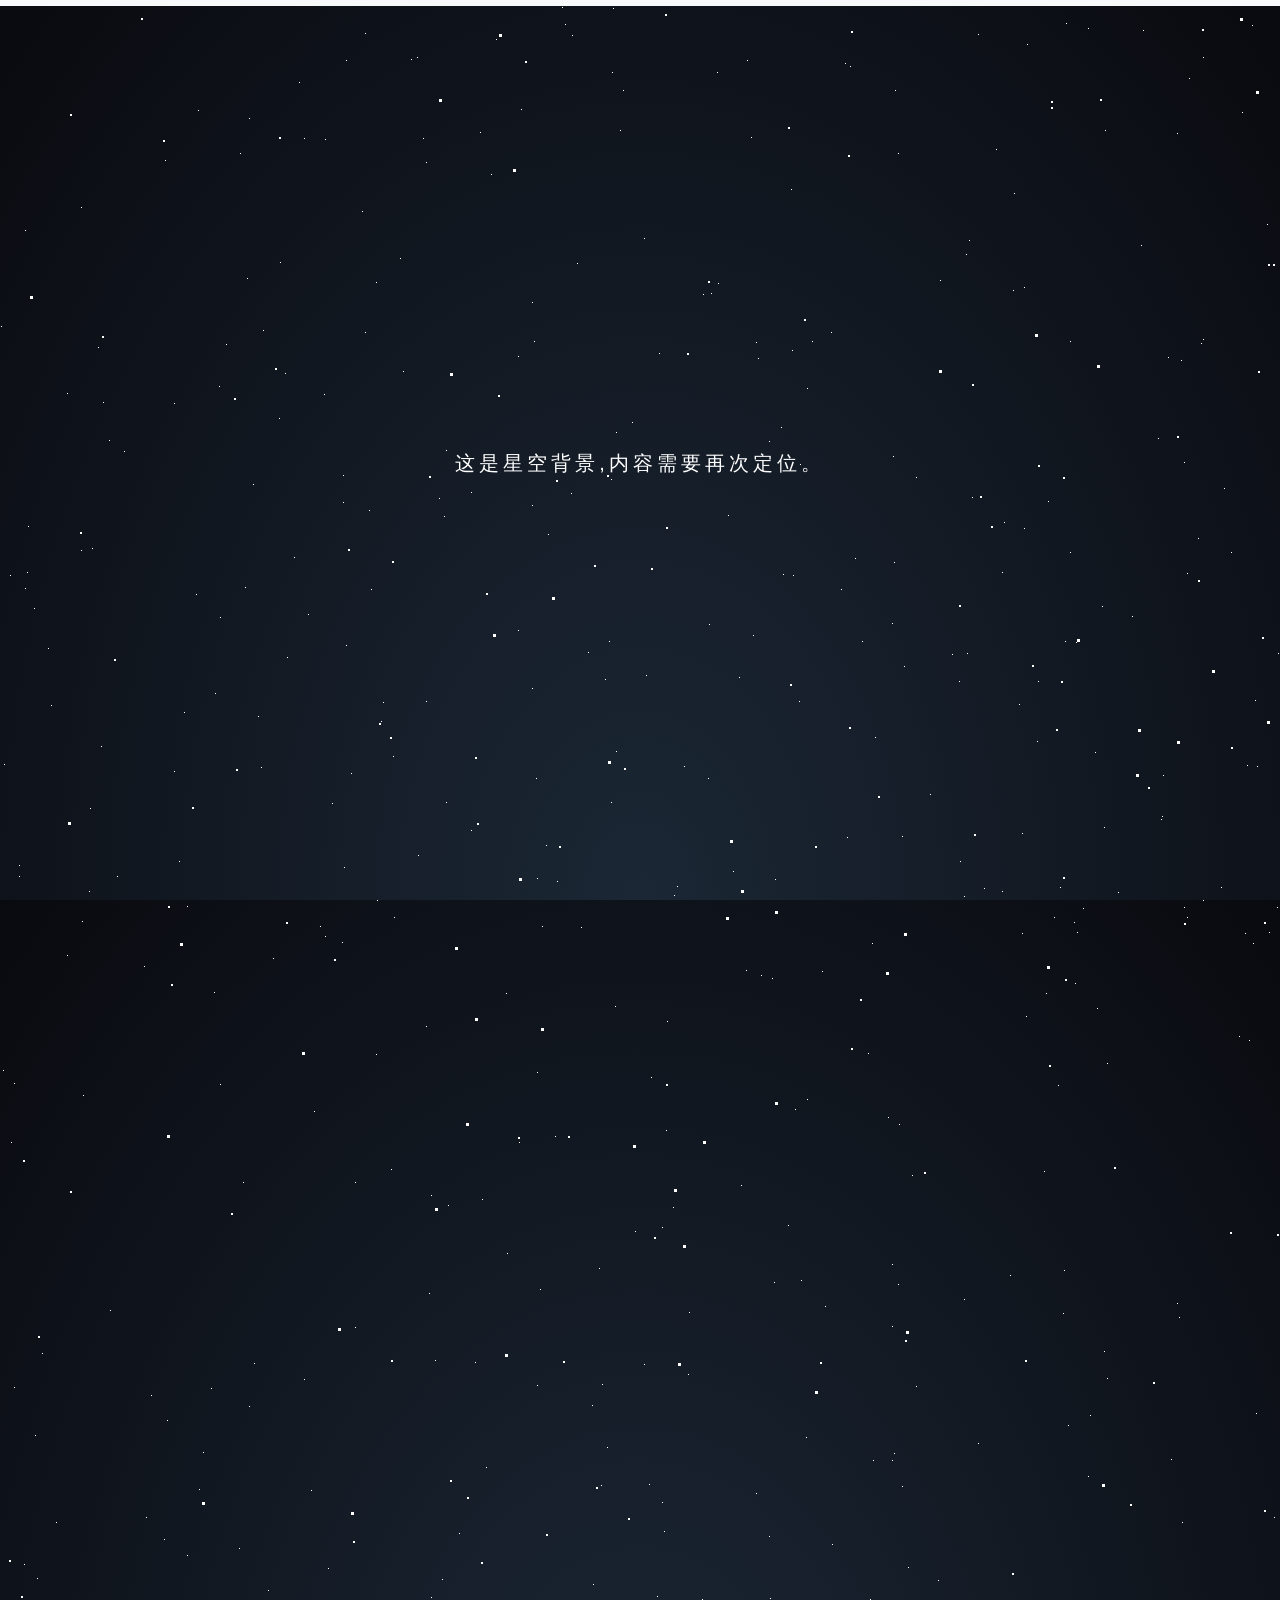
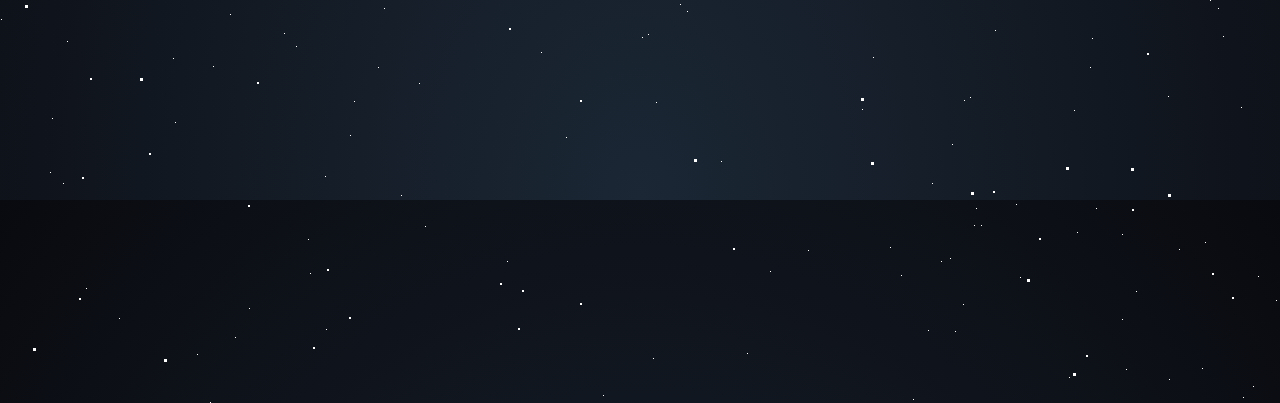
<file: star.html>
<!DOCTYPE html>
<html lang="zh">
<head>
    <meta charset="UTF-8" />
    <meta name="viewport" content="width=device-width, initial-scale=1.0">
    <meta http-equiv="X-UA-Compatible" content="ie=edge">
    <link rel="stylesheet" href="/static/css/style.css">
    <link rel="icon" href="/images/favicon.jpg" type="image/jpeg">
    <title>动态星空 - 星云银河特效</title>
    <style>
        html {
            height: 100%;
            overflow: hidden;
            background: radial-gradient(ellipse at bottom, #1b2735 0%, #090a0f 100%);
        }
        #stars {
            width: 1px;
            height: 1px;
            background-color: transparent;
            animation: star_anti 50s linear infinite;
            box-shadow: 1804px 1265px #FFF , 365px 332px #FFF , 86px 1888px #FFF , 1888px 484px #FFF , 199px 1489px #FFF , 1459px 1010px #FFF , 807px 388px #FFF , 855px 558px #FFF , 83px 1095px #FFF , 1418px 377px #FFF , 677px 886px #FFF , 862px 1709px #FFF , 1058px 1085px #FFF , 50px 1772px #FFF , 1941px 1544px #FFF , 377px 900px #FFF , 184px 712px #FFF , 1797px 1928px #FFF , 507px 1861px #FFF , 1849px 19px #FFF , 1399px 200px #FFF , 972px 497px #FFF , 795px 1109px #FFF , 746px 970px #FFF , 1524px 972px #FFF , 1631px 389px #FFF , 1026px 1016px #FFF , 1295px 862px #FFF , 1258px 1876px #FFF , 791px 189px #FFF , 1519px 45px #FFF , 592px 1405px #FFF , 620px 130px #FFF , 1044px 1171px #FFF , 37px 1578px #FFF , 1589px 86px #FFF , 1024px 528px #FFF , 1613px 568px #FFF , 912px 1175px #FFF , 1177px 133px #FFF , 67px 1641px #FFF , 1168px 357px #FFF , 310px 1873px #FFF , 1187px 573px #FFF , 308px 1839px #FFF , 565px 24px #FFF , 1691px 1555px #FFF , 1384px 1551px #FFF , 179px 861px #FFF , 1850px 1966px #FFF , 1169px 1979px #FFF , 1182px 1522px #FFF , 616px 751px #FFF , 1083px 908px #FFF , 684px 766px #FFF , 67px 955px #FFF , 1813px 1714px #FFF , 1256px 1413px #FFF , 332px 803px #FFF , 1670px 1921px #FFF , 362px 211px #FFF , 1513px 423px #FFF , 1304px 1145px #FFF , 1292px 1168px #FFF , 611px 802px #FFF , 1297px 575px #FFF , 540px 1289px #FFF , 1551px 1678px #FFF , 1545px 237px #FFF , 423px 138px #FFF , 1088px 28px #FFF , 642px 1637px #FFF , 429px 1293px #FFF , 1276px 1900px #FFF , 1168px 1696px #FFF , 847px 837px #FFF , 151px 1395px #FFF , 1490px 75px #FFF , 1588px 131px #FFF , 1739px 1358px #FFF , 709px 624px #FFF , 343px 502px #FFF , 1342px 1690px #FFF , 175px 1722px #FFF , 964px 1299px #FFF , 892px 1326px #FFF , 519px 1142px #FFF , 1014px 193px #FFF , 1181px 360px #FFF , 325px 139px #FFF , 482px 1199px #FFF , 613px 8px #FFF , 1976px 1125px #FFF , 346px 60px #FFF , 1565px 818px #FFF , 268px 1590px #FFF , 213px 1666px #FFF , 800px 464px #FFF , 974px 1825px #FFF , 1066px 23px #FFF , 1995px 1499px #FFF , 666px 1130px #FFF , 1074px 1710px #FFF , 1636px 1483px #FFF , 1379px 1509px #FFF , 1221px 887px #FFF , 1857px 964px #FFF , 1046px 993px #FFF , 1875px 643px #FFF , 1504px 1607px #FFF , 1065px 641px #FFF , 1095px 752px #FFF , 566px 1737px #FFF , 1972px 1778px #FFF , 146px 1517px #FFF , 1923px 588px #FFF , 557px 881px #FFF , 1885px 1950px #FFF , 1739px 1598px #FFF , 1048px 501px #FFF , 1316px 705px #FFF , 1900px 1697px #FFF , 1187px 917px #FFF , 1688px 1025px #FFF , 648px 1634px #FFF , 1002px 572px #FFF , 603px 1995px #FFF , 215px 693px #FFF , 688px 1374px #FFF , 1389px 1166px #FFF , 1310px 1140px #FFF , 245px 587px #FFF , 845px 63px #FFF , 296px 1646px #FFF , 792px 350px #FFF , 756px 1493px #FFF , 1553px 1079px #FFF , 850px 66px #FFF , 963px 1904px #FFF , 81px 207px #FFF , 1776px 1634px #FFF , 1759px 521px #FFF , 1761px 1536px #FFF , 601px 1485px #FFF , 898px 153px #FFF , 48px 648px #FFF , 1644px 1109px #FFF , 1974px 60px #FFF , 1278px 653px #FFF , 616px 432px #FFF , 1179px 1849px #FFF , 739px 677px #FFF , 808px 1850px #FFF , 1104px 827px #FFF , 984px 888px #FFF , 1027px 44px #FFF , 1462px 1105px #FFF , 902px 1486px #FFF , 769px 441px #FFF , 431px 1195px #FFF , 4px 764px #FFF , 562px 7px #FFF , 952px 1744px #FFF , 822px 971px #FFF , 1016px 1804px #FFF , 1429px 1161px #FFF , 328px 1568px #FFF , 101px 746px #FFF , 649px 1484px #FFF , 1903px 569px #FFF , 733px 871px #FFF , 1554px 505px #FFF , 1076px 642px #FFF , 609px 641px #FFF , 996px 149px #FFF , 1595px 758px #FFF , 14px 1083px #FFF , 261px 767px #FFF , 1274px 1517px #FFF , 1412px 215px #FFF , 1651px 879px #FFF , 284px 1633px #FFF , 1439px 287px #FFF , 1717px 270px #FFF , 1107px 1063px #FFF , 1521px 1831px #FFF , 656px 1702px #FFF , 25px 230px #FFF , 1958px 1615px #FFF , 646px 675px #FFF , 1201px 343px #FFF , 1918px 1064px #FFF , 1932px 609px #FFF , 1203px 900px #FFF , 10px 575px #FFF , 1582px 1828px #FFF , 1184px 462px #FFF , 1px 1619px #FFF , 1440px 1071px #FFF , 1844px 1913px #FFF , 376px 1054px #FFF , 1883px 1236px #FFF , 571px 493px #FFF , 354px 1701px #FFF , 747px 60px #FFF , 11px 1142px #FFF , 1136px 1891px #FFF , 1682px 473px #FFF , 1537px 1520px #FFF , 902px 836px #FFF , 1313px 395px #FFF , 534px 341px #FFF , 230px 1614px #FFF , 14px 1387px #FFF , 1296px 1765px #FFF , 1064px 1270px #FFF , 761px 975px #FFF , 1855px 335px #FFF , 198px 110px #FFF , 1660px 598px #FFF , 1022px 933px #FFF , 518px 356px #FFF , 19px 865px #FFF , 471px 830px #FFF , 758px 358px #FFF , 541px 1652px #FFF , 320px 926px #FFF , 425px 1826px #FFF , 659px 353px #FFF , 708px 778px #FFF , 862px 641px #FFF , 475px 1362px #FFF , 1326px 1449px #FFF , 446px 802px #FFF , 391px 1169px #FFF , 496px 39px #FFF , 1534px 934px #FFF , 1822px 1809px #FFF , 1454px 237px #FFF , 187px 1555px #FFF , 1069px 1977px #FFF , 1880px 1508px #FFF , 279px 418px #FFF , 1938px 1980px #FFF , 1304px 530px #FFF , 1763px 187px #FFF , 1945px 1642px #FFF , 311px 1490px #FFF , 770px 1598px #FFF , 263px 330px #FFF , 1733px 1771px #FFF , 978px 34px #FFF , 325px 1776px #FFF , 873px 1460px #FFF , 365px 33px #FFF , 913px 1999px #FFF , 667px 1021px #FFF , 27px 572px #FFF , 950px 1858px #FFF , 448px 1205px #FFF , 1302px 1138px #FFF , 1269px 932px #FFF , 480px 132px #FFF , 770px 1871px #FFF , 952px 654px #FFF , 623px 90px #FFF , 419px 1683px #FFF , 930px 794px #FFF , 1327px 1651px #FFF , 769px 1536px #FFF , 895px 90px #FFF , 599px 1268px #FFF , 1645px 919px #FFF , 1672px 1080px #FFF , 1637px 1259px #FFF , 243px 1182px #FFF , 1509px 457px #FFF , 1374px 1469px #FFF , 751px 137px #FFF , 1097px 1008px #FFF , 1979px 1381px #FFF , 981px 1825px #FFF , 928px 1930px #FFF , 632px 422px #FFF , 812px 341px #FFF , 1077px 1832px #FFF , 203px 1452px #FFF , 664px 1531px #FFF , 1203px 57px #FFF , 1654px 1203px #FFF , 491px 174px #FFF , 1507px 735px #FFF , 964px 896px #FFF , 52px 1718px #FFF , 1435px 26px #FFF , 753px 635px #FFF , 890px 1847px #FFF , 42px 1353px #FFF , 717px 72px #FFF , 1845px 1212px #FFF , 344px 867px #FFF , 418px 855px #FFF , 899px 1124px #FFF , 1798px 1582px #FFF , 1774px 760px #FFF , 908px 1567px #FFF , 1647px 1210px #FFF , 299px 82px #FFF , 1179px 1317px #FFF , 938px 1580px #FFF , 82px 921px #FFF , 657px 1596px #FFF , 892px 1264px #FFF , 1161px 819px #FFF , 607px 1447px #FFF , 605px 679px #FFF , 1642px 595px #FFF , 1963px 525px #FFF , 1656px 1591px #FFF , 1467px 1743px #FFF , 167px 1420px #FFF , 471px 492px #FFF , 1077px 932px #FFF , 774px 1282px #FFF , 799px 701px #FFF , 400px 258px #FFF , 235px 1937px #FFF , 894px 562px #FFF , 1277px 907px #FFF , 435px 1360px #FFF , 507px 1253px #FFF , 1022px 833px #FFF , 351px 773px #FFF , 1126px 1969px #FFF , 1382px 1620px #FFF , 411px 59px #FFF , 187px 906px #FFF , 644px 1364px #FFF , 1721px 1451px #FFF , 1879px 1390px #FFF , 1396px 318px #FFF , 1002px 891px #FFF , 1930px 1454px #FFF , 1952px 496px #FFF , 1308px 1325px #FFF , 343px 475px #FFF , 285px 373px #FFF , 1329px 1591px #FFF , 901px 1875px #FFF , 966px 254px #FFF , 1624px 1577px #FFF , 371px 589px #FFF , 1918px 1494px #FFF , 841px 589px #FFF , 873px 1657px #FFF , 970px 1697px #FFF , 1354px 975px #FFF , 807px 1099px #FFF , 384px 1608px #FFF , 1600px 1739px #FFF , 110px 1310px #FFF , 687px 1611px #FFF , 324px 394px #FFF , 1267px 224px #FFF , 1122px 1919px #FFF , 1753px 578px #FFF , 611px 479px #FFF , 1494px 475px #FFF , 1595px 368px #FFF , 304px 1379px #FFF , 1663px 87px #FFF , 1789px 1471px #FFF , 941px 1861px #FFF , 287px 657px #FFF , 1882px 217px #FFF , 1766px 1960px #FFF , 144px 966px #FFF , 872px 943px #FFF , 1705px 1909px #FFF , 1318px 1173px #FFF , 1856px 1549px #FFF , 1722px 1482px #FFF , 196px 594px #FFF , 355px 1182px #FFF , 1242px 112px #FFF , 226px 344px #FFF , 674px 895px #FFF , 210px 2px #FFF , 1224px 488px #FFF , 220px 617px #FFF , 1857px 1348px #FFF , 426px 1026px #FFF , 1370px 720px #FFF , 109px 440px #FFF , 1940px 1575px #FFF , 978px 1443px #FFF , 308px 614px #FFF , 1392px 1351px #FFF , 635px 1231px #FFF , 1132px 616px #FFF , 756px 342px #FFF , 1968px 765px #FFF , 1020px 1877px #FFF , 1998px 1325px #FFF , 1296px 1303px #FFF , 1817px 223px #FFF , 1184px 907px #FFF , 546px 845px #FFF , 51px 705px #FFF , 1421px 735px #FFF , 1255px 700px #FFF , 249px 1908px #FFF , 1701px 351px #FFF , 173px 1658px #FFF , 1088px 1476px #FFF , 1930px 1787px #FFF , 689px 1312px #FFF , 615px 1006px #FFF , 1870px 1229px #FFF , 1900px 546px #FFF , 1416px 141px #FFF , 1983px 945px #FFF , 1104px 1351px #FFF , 426px 701px #FFF , 431px 1597px #FFF , 893px 456px #FFF , 1976px 1914px #FFF , 1538px 673px #FFF , 916px 1386px #FFF , 304px 138px #FFF , 1038px 681px #FFF , 1349px 1740px #FFF , 1231px 552px #FFF , 35px 1435px #FFF , 588px 652px #FFF , 793px 575px #FFF , 542px 926px #FFF , 1252px 25px #FFF , 831px 332px #FFF , 718px 283px #FFF , 1327px 1952px #FFF , 1019px 704px #FFF , 888px 1117px #FFF , 1107px 1378px #FFF , 532px 505px #FFF , 1070px 552px #FFF , 346px 645px #FFF , 63px 1783px #FFF , 775px 879px #FFF , 165px 160px #FFF , 788px 1225px #FFF , 1562px 1520px #FFF , 56px 1522px #FFF , 439px 498px #FFF , 1988px 1521px #FFF , 254px 1363px #FFF , 1162px 816px #FFF , 219px 386px #FFF , 1789px 1315px #FFF , 1090px 1415px #FFF , 1361px 315px #FFF , 825px 1306px #FFF , 92px 548px #FFF , 1501px 1946px #FFF , 350px 1735px #FFF , 459px 1533px #FFF , 1417px 931px #FFF , 1849px 174px #FFF , 220px 1084px #FFF , 1357px 209px #FFF , 1974px 358px #FFF , 90px 808px #FFF , 1247px 765px #FFF , 1878px 725px #FFF , 1415px 87px #FFF , 1253px 943px #FFF , 1455px 1919px #FFF , 1321px 337px #FFF , 1210px 1600px #FFF , 1855px 1575px #FFF , 325px 936px #FFF , 1118px 892px #FFF , 703px 294px #FFF , 89px 891px #FFF , 239px 1548px #FFF , 280px 262px #FFF , 1401px 555px #FFF , 1092px 1638px #FFF , 673px 1207px #FFF , 1469px 1358px #FFF , 1253px 1986px #FFF , 1249px 1040px #FFF , 253px 484px #FFF , 1163px 775px #FFF , 426px 162px #FFF , 721px 1761px #FFF , 369px 510px #FFF , 702px 1599px #FFF , 1883px 483px #FFF , 680px 1604px #FFF , 870px 1599px #FFF , 976px 1808px #FFF , 916px 477px #FFF , 1223px 1636px #FFF , 506px 993px #FFF , 898px 1284px #FFF , 1013px 290px #FFF , 1189px 78px #FFF , 25px 588px #FFF , 960px 861px #FFF , 28px 526px #FFF , 959px 681px #FFF , 1426px 1329px #FFF , 294px 557px #FFF , 1907px 1320px #FFF , 1289px 1627px #FFF , 124px 451px #FFF , 967px 653px #FFF , 892px 1460px #FFF , 537px 1385px #FFF , 197px 1954px #FFF , 1543px 302px #FFF , 747px 1953px #FFF , 995px 1630px #FFF , 1423px 1221px #FFF , 1075px 983px #FFF , 1556px 1739px #FFF , 1068px 1425px #FFF , 81px 550px #FFF , 1668px 523px #FFF , 1158px 438px #FFF , 401px 1795px #FFF , 537px 1072px #FFF , 1px 326px #FFF , 249px 118px #FFF , 832px 1544px #FFF , 240px 153px #FFF , 651px 1077px #FFF , 1656px 542px #FFF , 1102px 606px #FFF , 1583px 788px #FFF , 1205px 1842px #FFF , 1657px 1793px #FFF , 1848px 1464px #FFF , 1285px 1395px #FFF , 662px 1227px #FFF , 1790px 134px #FFF , 577px 263px #FFF , 383px 702px #FFF , 1728px 1953px #FFF , 417px 57px #FFF , 1390px 574px #FFF , 1024px 287px #FFF , 1969px 753px #FFF , 1239px 1036px #FFF , 1063px 1313px #FFF , 1784px 1519px #FFF , 1665px 682px #FFF , 806px 1437px #FFF , 394px 917px #FFF , 904px 666px #FFF , 801px 1280px #FFF , 1392px 1930px #FFF , 1611px 1386px #FFF , 1809px 1507px #FFF , 1720px 1300px #FFF , 1721px 1287px #FFF , 969px 240px #FFF , 3px 1070px #FFF , 1198px 538px #FFF , 1416px 1001px #FFF , 1665px 1265px #FFF , 1010px 1275px #FFF , 772px 978px #FFF , 1980px 980px #FFF , 1283px 1573px #FFF , 444px 516px #FFF , 875px 737px #FFF , 258px 716px #FFF , 1698px 758px #FFF , 644px 238px #FFF , 19px 876px #FFF , 355px 1327px #FFF , 1602px 1846px #FFF , 548px 534px #FFF , 1498px 1473px #FFF , 1389px 1136px #FFF , 174px 771px #FFF , 955px 1931px #FFF , 403px 371px #FFF , 1502px 794px #FFF , 117px 876px #FFF , 536px 778px #FFF , 67px 393px #FFF , 119px 1918px #FFF , 1912px 1663px #FFF , 1141px 245px #FFF , 1105px 130px #FFF , 1218px 1608px #FFF , 662px 1502px #FFF , 1907px 927px #FFF , 521px 109px #FFF , 1885px 362px #FFF , 1785px 1935px #FFF , 781px 427px #FFF , 1446px 1991px #FFF , 164px 1539px #FFF , 1807px 1795px #FFF , 1922px 890px #FFF , 1245px 933px #FFF , 446px 450px #FFF , 1743px 79px #FFF , 1959px 310px #FFF , 1348px 749px #FFF , 1954px 128px #FFF , 1980px 1030px #FFF , 1850px 302px #FFF , 1074px 922px #FFF , 174px 403px #FFF , 1579px 733px #FFF , 653px 1958px #FFF , 1511px 1943px #FFF , 1037px 741px #FFF , 602px 1384px #FFF , 103px 402px #FFF , 1722px 1417px #FFF , 1732px 1916px #FFF , 1743px 1803px #FFF , 381px 721px #FFF , 964px 1700px #FFF , 1070px 341px #FFF , 1376px 1258px #FFF , 1884px 570px #FFF , 940px 280px #FFF , 1484px 1658px #FFF , 1806px 1875px #FFF , 1054px 917px #FFF , 1672px 103px #FFF , 783px 574px #FFF , 98px 347px #FFF , 555px 1136px #FFF , 1403px 1237px #FFF , 1203px 339px #FFF , 572px 35px #FFF , 932px 1783px #FFF , 1527px 1850px #FFF , 1959px 1109px #FFF , 892px 623px #FFF , 211px 1388px #FFF , 1581px 1806px #FFF , 868px 1053px #FFF , 1243px 1997px #FFF , 1004px 522px #FFF , 1241px 1707px #FFF , 376px 282px #FFF , 537px 878px #FFF , 1948px 979px #FFF , 532px 688px #FFF , 273px 958px #FFF , 581px 927px #FFF , 1060px 887px #FFF , 486px 1467px #FFF , 1122px 1834px #FFF , 1650px 1763px #FFF , 532px 302px #FFF , 314px 1111px #FFF , 1888px 683px #FFF , 1856px 1040px #FFF , 1780px 1338px #FFF , 24px 1564px #FFF , 1096px 1808px #FFF , 1202px 1968px #FFF , 214px 992px #FFF , 728px 515px #FFF , 247px 278px #FFF , 1670px 45px #FFF , 442px 1579px #FFF , 1143px 30px #FFF , 612px 72px #FFF , 1177px 1303px #FFF , 1898px 1255px #FFF , 378px 1667px #FFF , 326px 1929px #FFF , 1257px 766px #FFF , 1363px 1170px #FFF , 1090px 1667px #FFF , 711px 293px #FFF , 249px 1406px #FFF , 1589px 565px #FFF , 1451px 29px #FFF , 1171px 1459px #FFF , 1294px 1214px #FFF , 342px 942px #FFF , 1945px 353px #FFF , 741px 1185px #FFF , 894px 1453px #FFF , 593px 1584px #FFF , 518px 630px #FFF , 393px 756px #FFF , 34px 608px #FFF;
        }
        #stars:after {
            content: " ";
            position: absolute;
            top: 2000px;
            width: 1px;
            height: 1px;
            background: transparent;
            box-shadow: 1804px 1265px #FFF , 365px 332px #FFF , 86px 1888px #FFF , 1888px 484px #FFF , 199px 1489px #FFF , 1459px 1010px #FFF , 807px 388px #FFF , 855px 558px #FFF , 83px 1095px #FFF , 1418px 377px #FFF , 677px 886px #FFF , 862px 1709px #FFF , 1058px 1085px #FFF , 50px 1772px #FFF , 1941px 1544px #FFF , 377px 900px #FFF , 184px 712px #FFF , 1797px 1928px #FFF , 507px 1861px #FFF , 1849px 19px #FFF , 1399px 200px #FFF , 972px 497px #FFF , 795px 1109px #FFF , 746px 970px #FFF , 1524px 972px #FFF , 1631px 389px #FFF , 1026px 1016px #FFF , 1295px 862px #FFF , 1258px 1876px #FFF , 791px 189px #FFF , 1519px 45px #FFF , 592px 1405px #FFF , 620px 130px #FFF , 1044px 1171px #FFF , 37px 1578px #FFF , 1589px 86px #FFF , 1024px 528px #FFF , 1613px 568px #FFF , 912px 1175px #FFF , 1177px 133px #FFF , 67px 1641px #FFF , 1168px 357px #FFF , 310px 1873px #FFF , 1187px 573px #FFF , 308px 1839px #FFF , 565px 24px #FFF , 1691px 1555px #FFF , 1384px 1551px #FFF , 179px 861px #FFF , 1850px 1966px #FFF , 1169px 1979px #FFF , 1182px 1522px #FFF , 616px 751px #FFF , 1083px 908px #FFF , 684px 766px #FFF , 67px 955px #FFF , 1813px 1714px #FFF , 1256px 1413px #FFF , 332px 803px #FFF , 1670px 1921px #FFF , 362px 211px #FFF , 1513px 423px #FFF , 1304px 1145px #FFF , 1292px 1168px #FFF , 611px 802px #FFF , 1297px 575px #FFF , 540px 1289px #FFF , 1551px 1678px #FFF , 1545px 237px #FFF , 423px 138px #FFF , 1088px 28px #FFF , 642px 1637px #FFF , 429px 1293px #FFF , 1276px 1900px #FFF , 1168px 1696px #FFF , 847px 837px #FFF , 151px 1395px #FFF , 1490px 75px #FFF , 1588px 131px #FFF , 1739px 1358px #FFF , 709px 624px #FFF , 343px 502px #FFF , 1342px 1690px #FFF , 175px 1722px #FFF , 964px 1299px #FFF , 892px 1326px #FFF , 519px 1142px #FFF , 1014px 193px #FFF , 1181px 360px #FFF , 325px 139px #FFF , 482px 1199px #FFF , 613px 8px #FFF , 1976px 1125px #FFF , 346px 60px #FFF , 1565px 818px #FFF , 268px 1590px #FFF , 213px 1666px #FFF , 800px 464px #FFF , 974px 1825px #FFF , 1066px 23px #FFF , 1995px 1499px #FFF , 666px 1130px #FFF , 1074px 1710px #FFF , 1636px 1483px #FFF , 1379px 1509px #FFF , 1221px 887px #FFF , 1857px 964px #FFF , 1046px 993px #FFF , 1875px 643px #FFF , 1504px 1607px #FFF , 1065px 641px #FFF , 1095px 752px #FFF , 566px 1737px #FFF , 1972px 1778px #FFF , 146px 1517px #FFF , 1923px 588px #FFF , 557px 881px #FFF , 1885px 1950px #FFF , 1739px 1598px #FFF , 1048px 501px #FFF , 1316px 705px #FFF , 1900px 1697px #FFF , 1187px 917px #FFF , 1688px 1025px #FFF , 648px 1634px #FFF , 1002px 572px #FFF , 603px 1995px #FFF , 215px 693px #FFF , 688px 1374px #FFF , 1389px 1166px #FFF , 1310px 1140px #FFF , 245px 587px #FFF , 845px 63px #FFF , 296px 1646px #FFF , 792px 350px #FFF , 756px 1493px #FFF , 1553px 1079px #FFF , 850px 66px #FFF , 963px 1904px #FFF , 81px 207px #FFF , 1776px 1634px #FFF , 1759px 521px #FFF , 1761px 1536px #FFF , 601px 1485px #FFF , 898px 153px #FFF , 48px 648px #FFF , 1644px 1109px #FFF , 1974px 60px #FFF , 1278px 653px #FFF , 616px 432px #FFF , 1179px 1849px #FFF , 739px 677px #FFF , 808px 1850px #FFF , 1104px 827px #FFF , 984px 888px #FFF , 1027px 44px #FFF , 1462px 1105px #FFF , 902px 1486px #FFF , 769px 441px #FFF , 431px 1195px #FFF , 4px 764px #FFF , 562px 7px #FFF , 952px 1744px #FFF , 822px 971px #FFF , 1016px 1804px #FFF , 1429px 1161px #FFF , 328px 1568px #FFF , 101px 746px #FFF , 649px 1484px #FFF , 1903px 569px #FFF , 733px 871px #FFF , 1554px 505px #FFF , 1076px 642px #FFF , 609px 641px #FFF , 996px 149px #FFF , 1595px 758px #FFF , 14px 1083px #FFF , 261px 767px #FFF , 1274px 1517px #FFF , 1412px 215px #FFF , 1651px 879px #FFF , 284px 1633px #FFF , 1439px 287px #FFF , 1717px 270px #FFF , 1107px 1063px #FFF , 1521px 1831px #FFF , 656px 1702px #FFF , 25px 230px #FFF , 1958px 1615px #FFF , 646px 675px #FFF , 1201px 343px #FFF , 1918px 1064px #FFF , 1932px 609px #FFF , 1203px 900px #FFF , 10px 575px #FFF , 1582px 1828px #FFF , 1184px 462px #FFF , 1px 1619px #FFF , 1440px 1071px #FFF , 1844px 1913px #FFF , 376px 1054px #FFF , 1883px 1236px #FFF , 571px 493px #FFF , 354px 1701px #FFF , 747px 60px #FFF , 11px 1142px #FFF , 1136px 1891px #FFF , 1682px 473px #FFF , 1537px 1520px #FFF , 902px 836px #FFF , 1313px 395px #FFF , 534px 341px #FFF , 230px 1614px #FFF , 14px 1387px #FFF , 1296px 1765px #FFF , 1064px 1270px #FFF , 761px 975px #FFF , 1855px 335px #FFF , 198px 110px #FFF , 1660px 598px #FFF , 1022px 933px #FFF , 518px 356px #FFF , 19px 865px #FFF , 471px 830px #FFF , 758px 358px #FFF , 541px 1652px #FFF , 320px 926px #FFF , 425px 1826px #FFF , 659px 353px #FFF , 708px 778px #FFF , 862px 641px #FFF , 475px 1362px #FFF , 1326px 1449px #FFF , 446px 802px #FFF , 391px 1169px #FFF , 496px 39px #FFF , 1534px 934px #FFF , 1822px 1809px #FFF , 1454px 237px #FFF , 187px 1555px #FFF , 1069px 1977px #FFF , 1880px 1508px #FFF , 279px 418px #FFF , 1938px 1980px #FFF , 1304px 530px #FFF , 1763px 187px #FFF , 1945px 1642px #FFF , 311px 1490px #FFF , 770px 1598px #FFF , 263px 330px #FFF , 1733px 1771px #FFF , 978px 34px #FFF , 325px 1776px #FFF , 873px 1460px #FFF , 365px 33px #FFF , 913px 1999px #FFF , 667px 1021px #FFF , 27px 572px #FFF , 950px 1858px #FFF , 448px 1205px #FFF , 1302px 1138px #FFF , 1269px 932px #FFF , 480px 132px #FFF , 770px 1871px #FFF , 952px 654px #FFF , 623px 90px #FFF , 419px 1683px #FFF , 930px 794px #FFF , 1327px 1651px #FFF , 769px 1536px #FFF , 895px 90px #FFF , 599px 1268px #FFF , 1645px 919px #FFF , 1672px 1080px #FFF , 1637px 1259px #FFF , 243px 1182px #FFF , 1509px 457px #FFF , 1374px 1469px #FFF , 751px 137px #FFF , 1097px 1008px #FFF , 1979px 1381px #FFF , 981px 1825px #FFF , 928px 1930px #FFF , 632px 422px #FFF , 812px 341px #FFF , 1077px 1832px #FFF , 203px 1452px #FFF , 664px 1531px #FFF , 1203px 57px #FFF , 1654px 1203px #FFF , 491px 174px #FFF , 1507px 735px #FFF , 964px 896px #FFF , 52px 1718px #FFF , 1435px 26px #FFF , 753px 635px #FFF , 890px 1847px #FFF , 42px 1353px #FFF , 717px 72px #FFF , 1845px 1212px #FFF , 344px 867px #FFF , 418px 855px #FFF , 899px 1124px #FFF , 1798px 1582px #FFF , 1774px 760px #FFF , 908px 1567px #FFF , 1647px 1210px #FFF , 299px 82px #FFF , 1179px 1317px #FFF , 938px 1580px #FFF , 82px 921px #FFF , 657px 1596px #FFF , 892px 1264px #FFF , 1161px 819px #FFF , 607px 1447px #FFF , 605px 679px #FFF , 1642px 595px #FFF , 1963px 525px #FFF , 1656px 1591px #FFF , 1467px 1743px #FFF , 167px 1420px #FFF , 471px 492px #FFF , 1077px 932px #FFF , 774px 1282px #FFF , 799px 701px #FFF , 400px 258px #FFF , 235px 1937px #FFF , 894px 562px #FFF , 1277px 907px #FFF , 435px 1360px #FFF , 507px 1253px #FFF , 1022px 833px #FFF , 351px 773px #FFF , 1126px 1969px #FFF , 1382px 1620px #FFF , 411px 59px #FFF , 187px 906px #FFF , 644px 1364px #FFF , 1721px 1451px #FFF , 1879px 1390px #FFF , 1396px 318px #FFF , 1002px 891px #FFF , 1930px 1454px #FFF , 1952px 496px #FFF , 1308px 1325px #FFF , 343px 475px #FFF , 285px 373px #FFF , 1329px 1591px #FFF , 901px 1875px #FFF , 966px 254px #FFF , 1624px 1577px #FFF , 371px 589px #FFF , 1918px 1494px #FFF , 841px 589px #FFF , 873px 1657px #FFF , 970px 1697px #FFF , 1354px 975px #FFF , 807px 1099px #FFF , 384px 1608px #FFF , 1600px 1739px #FFF , 110px 1310px #FFF , 687px 1611px #FFF , 324px 394px #FFF , 1267px 224px #FFF , 1122px 1919px #FFF , 1753px 578px #FFF , 611px 479px #FFF , 1494px 475px #FFF , 1595px 368px #FFF , 304px 1379px #FFF , 1663px 87px #FFF , 1789px 1471px #FFF , 941px 1861px #FFF , 287px 657px #FFF , 1882px 217px #FFF , 1766px 1960px #FFF , 144px 966px #FFF , 872px 943px #FFF , 1705px 1909px #FFF , 1318px 1173px #FFF , 1856px 1549px #FFF , 1722px 1482px #FFF , 196px 594px #FFF , 355px 1182px #FFF , 1242px 112px #FFF , 226px 344px #FFF , 674px 895px #FFF , 210px 2px #FFF , 1224px 488px #FFF , 220px 617px #FFF , 1857px 1348px #FFF , 426px 1026px #FFF , 1370px 720px #FFF , 109px 440px #FFF , 1940px 1575px #FFF , 978px 1443px #FFF , 308px 614px #FFF , 1392px 1351px #FFF , 635px 1231px #FFF , 1132px 616px #FFF , 756px 342px #FFF , 1968px 765px #FFF , 1020px 1877px #FFF , 1998px 1325px #FFF , 1296px 1303px #FFF , 1817px 223px #FFF , 1184px 907px #FFF , 546px 845px #FFF , 51px 705px #FFF , 1421px 735px #FFF , 1255px 700px #FFF , 249px 1908px #FFF , 1701px 351px #FFF , 173px 1658px #FFF , 1088px 1476px #FFF , 1930px 1787px #FFF , 689px 1312px #FFF , 615px 1006px #FFF , 1870px 1229px #FFF , 1900px 546px #FFF , 1416px 141px #FFF , 1983px 945px #FFF , 1104px 1351px #FFF , 426px 701px #FFF , 431px 1597px #FFF , 893px 456px #FFF , 1976px 1914px #FFF , 1538px 673px #FFF , 916px 1386px #FFF , 304px 138px #FFF , 1038px 681px #FFF , 1349px 1740px #FFF , 1231px 552px #FFF , 35px 1435px #FFF , 588px 652px #FFF , 793px 575px #FFF , 542px 926px #FFF , 1252px 25px #FFF , 831px 332px #FFF , 718px 283px #FFF , 1327px 1952px #FFF , 1019px 704px #FFF , 888px 1117px #FFF , 1107px 1378px #FFF , 532px 505px #FFF , 1070px 552px #FFF , 346px 645px #FFF , 63px 1783px #FFF , 775px 879px #FFF , 165px 160px #FFF , 788px 1225px #FFF , 1562px 1520px #FFF , 56px 1522px #FFF , 439px 498px #FFF , 1988px 1521px #FFF , 254px 1363px #FFF , 1162px 816px #FFF , 219px 386px #FFF , 1789px 1315px #FFF , 1090px 1415px #FFF , 1361px 315px #FFF , 825px 1306px #FFF , 92px 548px #FFF , 1501px 1946px #FFF , 350px 1735px #FFF , 459px 1533px #FFF , 1417px 931px #FFF , 1849px 174px #FFF , 220px 1084px #FFF , 1357px 209px #FFF , 1974px 358px #FFF , 90px 808px #FFF , 1247px 765px #FFF , 1878px 725px #FFF , 1415px 87px #FFF , 1253px 943px #FFF , 1455px 1919px #FFF , 1321px 337px #FFF , 1210px 1600px #FFF , 1855px 1575px #FFF , 325px 936px #FFF , 1118px 892px #FFF , 703px 294px #FFF , 89px 891px #FFF , 239px 1548px #FFF , 280px 262px #FFF , 1401px 555px #FFF , 1092px 1638px #FFF , 673px 1207px #FFF , 1469px 1358px #FFF , 1253px 1986px #FFF , 1249px 1040px #FFF , 253px 484px #FFF , 1163px 775px #FFF , 426px 162px #FFF , 721px 1761px #FFF , 369px 510px #FFF , 702px 1599px #FFF , 1883px 483px #FFF , 680px 1604px #FFF , 870px 1599px #FFF , 976px 1808px #FFF , 916px 477px #FFF , 1223px 1636px #FFF , 506px 993px #FFF , 898px 1284px #FFF , 1013px 290px #FFF , 1189px 78px #FFF , 25px 588px #FFF , 960px 861px #FFF , 28px 526px #FFF , 959px 681px #FFF , 1426px 1329px #FFF , 294px 557px #FFF , 1907px 1320px #FFF , 1289px 1627px #FFF , 124px 451px #FFF , 967px 653px #FFF , 892px 1460px #FFF , 537px 1385px #FFF , 197px 1954px #FFF , 1543px 302px #FFF , 747px 1953px #FFF , 995px 1630px #FFF , 1423px 1221px #FFF , 1075px 983px #FFF , 1556px 1739px #FFF , 1068px 1425px #FFF , 81px 550px #FFF , 1668px 523px #FFF , 1158px 438px #FFF , 401px 1795px #FFF , 537px 1072px #FFF , 1px 326px #FFF , 249px 118px #FFF , 832px 1544px #FFF , 240px 153px #FFF , 651px 1077px #FFF , 1656px 542px #FFF , 1102px 606px #FFF , 1583px 788px #FFF , 1205px 1842px #FFF , 1657px 1793px #FFF , 1848px 1464px #FFF , 1285px 1395px #FFF , 662px 1227px #FFF , 1790px 134px #FFF , 577px 263px #FFF , 383px 702px #FFF , 1728px 1953px #FFF , 417px 57px #FFF , 1390px 574px #FFF , 1024px 287px #FFF , 1969px 753px #FFF , 1239px 1036px #FFF , 1063px 1313px #FFF , 1784px 1519px #FFF , 1665px 682px #FFF , 806px 1437px #FFF , 394px 917px #FFF , 904px 666px #FFF , 801px 1280px #FFF , 1392px 1930px #FFF , 1611px 1386px #FFF , 1809px 1507px #FFF , 1720px 1300px #FFF , 1721px 1287px #FFF , 969px 240px #FFF , 3px 1070px #FFF , 1198px 538px #FFF , 1416px 1001px #FFF , 1665px 1265px #FFF , 1010px 1275px #FFF , 772px 978px #FFF , 1980px 980px #FFF , 1283px 1573px #FFF , 444px 516px #FFF , 875px 737px #FFF , 258px 716px #FFF , 1698px 758px #FFF , 644px 238px #FFF , 19px 876px #FFF , 355px 1327px #FFF , 1602px 1846px #FFF , 548px 534px #FFF , 1498px 1473px #FFF , 1389px 1136px #FFF , 174px 771px #FFF , 955px 1931px #FFF , 403px 371px #FFF , 1502px 794px #FFF , 117px 876px #FFF , 536px 778px #FFF , 67px 393px #FFF , 119px 1918px #FFF , 1912px 1663px #FFF , 1141px 245px #FFF , 1105px 130px #FFF , 1218px 1608px #FFF , 662px 1502px #FFF , 1907px 927px #FFF , 521px 109px #FFF , 1885px 362px #FFF , 1785px 1935px #FFF , 781px 427px #FFF , 1446px 1991px #FFF , 164px 1539px #FFF , 1807px 1795px #FFF , 1922px 890px #FFF , 1245px 933px #FFF , 446px 450px #FFF , 1743px 79px #FFF , 1959px 310px #FFF , 1348px 749px #FFF , 1954px 128px #FFF , 1980px 1030px #FFF , 1850px 302px #FFF , 1074px 922px #FFF , 174px 403px #FFF , 1579px 733px #FFF , 653px 1958px #FFF , 1511px 1943px #FFF , 1037px 741px #FFF , 602px 1384px #FFF , 103px 402px #FFF , 1722px 1417px #FFF , 1732px 1916px #FFF , 1743px 1803px #FFF , 381px 721px #FFF , 964px 1700px #FFF , 1070px 341px #FFF , 1376px 1258px #FFF , 1884px 570px #FFF , 940px 280px #FFF , 1484px 1658px #FFF , 1806px 1875px #FFF , 1054px 917px #FFF , 1672px 103px #FFF , 783px 574px #FFF , 98px 347px #FFF , 555px 1136px #FFF , 1403px 1237px #FFF , 1203px 339px #FFF , 572px 35px #FFF , 932px 1783px #FFF , 1527px 1850px #FFF , 1959px 1109px #FFF , 892px 623px #FFF , 211px 1388px #FFF , 1581px 1806px #FFF , 868px 1053px #FFF , 1243px 1997px #FFF , 1004px 522px #FFF , 1241px 1707px #FFF , 376px 282px #FFF , 537px 878px #FFF , 1948px 979px #FFF , 532px 688px #FFF , 273px 958px #FFF , 581px 927px #FFF , 1060px 887px #FFF , 486px 1467px #FFF , 1122px 1834px #FFF , 1650px 1763px #FFF , 532px 302px #FFF , 314px 1111px #FFF , 1888px 683px #FFF , 1856px 1040px #FFF , 1780px 1338px #FFF , 24px 1564px #FFF , 1096px 1808px #FFF , 1202px 1968px #FFF , 214px 992px #FFF , 728px 515px #FFF , 247px 278px #FFF , 1670px 45px #FFF , 442px 1579px #FFF , 1143px 30px #FFF , 612px 72px #FFF , 1177px 1303px #FFF , 1898px 1255px #FFF , 378px 1667px #FFF , 326px 1929px #FFF , 1257px 766px #FFF , 1363px 1170px #FFF , 1090px 1667px #FFF , 711px 293px #FFF , 249px 1406px #FFF , 1589px 565px #FFF , 1451px 29px #FFF , 1171px 1459px #FFF , 1294px 1214px #FFF , 342px 942px #FFF , 1945px 353px #FFF , 741px 1185px #FFF , 894px 1453px #FFF , 593px 1584px #FFF , 518px 630px #FFF , 393px 756px #FFF , 34px 608px #FFF;
        }
        #stars2 {
            width: 2px;
            height: 2px;
            background: transparent;
            animation: star_anti 100s linear infinite;
            box-shadow: 114px 658px #FFF , 236px 768px #FFF , 1130px 1503px #FFF , 486px 592px #FFF , 1353px 1407px #FFF , 1583px 1741px #FFF , 450px 1479px #FFF , 1845px 327px #FFF , 1520px 361px #FFF , 580px 1699px #FFF , 1277px 1233px #FFF , 1697px 943px #FFF , 568px 1135px #FFF , 1273px 263px #FFF , 788px 126px #FFF , 1834px 1911px #FFF , 1147px 1652px #FFF , 651px 567px #FFF , 79px 1897px #FFF , 1590px 666px #FFF , 1362px 566px #FFF , 275px 367px #FFF , 556px 479px #FFF , 1063px 476px #FFF , 1337px 1119px #FFF , 1780px 1109px #FFF , 1323px 1655px #FFF , 1740px 1165px #FFF , 525px 60px #FFF , 1513px 1484px #FFF , 708px 280px #FFF , 429px 475px #FFF , 563px 1360px #FFF , 1580px 697px #FFF , 1702px 1164px #FFF , 1649px 1952px #FFF , 1580px 1812px #FFF , 70px 1190px #FFF , 1100px 98px #FFF , 1232px 1896px #FFF , 851px 1047px #FFF , 851px 30px #FFF , 596px 1486px #FFF , 666px 526px #FFF , 1855px 1342px #FFF , 80px 531px #FFF , 248px 1804px #FFF , 1990px 263px #FFF , 1796px 1640px #FFF , 1502px 862px #FFF , 1780px 488px #FFF , 1881px 1191px #FFF , 1063px 876px #FFF , 1614px 1073px #FFF , 1414px 666px #FFF , 1865px 289px #FFF , 687px 352px #FFF , 1329px 1312px #FFF , 279px 136px #FFF , 475px 756px #FFF , 1177px 435px #FFF , 1264px 921px #FFF , 467px 1496px #FFF , 391px 1359px #FFF , 666px 1083px #FFF , 1526px 1251px #FFF , 594px 564px #FFF , 991px 525px #FFF , 1511px 875px #FFF , 1935px 1049px #FFF , 1471px 1430px #FFF , 959px 604px #FFF , 1685px 72px #FFF , 1505px 1876px #FFF , 509px 1627px #FFF , 1065px 978px #FFF , 1860px 884px #FFF , 1038px 464px #FFF , 1051px 106px #FFF , 1056px 728px #FFF , 1953px 45px #FFF , 1483px 638px #FFF , 559px 845px #FFF , 1184px 922px #FFF , 1320px 1117px #FFF , 1572px 747px #FFF , 1971px 43px #FFF , 665px 13px #FFF , 1457px 1153px #FFF , 848px 154px #FFF , 1039px 1837px #FFF , 878px 795px #FFF , 1286px 1705px #FFF , 1946px 1143px #FFF , 1114px 1166px #FFF , 1747px 874px #FFF , 1894px 636px #FFF , 1316px 541px #FFF , 1953px 1620px #FFF , 1446px 1773px #FFF , 974px 833px #FFF , 1814px 1211px #FFF , 102px 335px #FFF , 327px 1868px #FFF , 348px 548px #FFF , 353px 1540px #FFF , 1212px 1872px #FFF , 1968px 129px #FFF , 1531px 644px #FFF , 1939px 559px #FFF , 1397px 1876px #FFF , 1446px 1446px #FFF , 1721px 603px #FFF , 924px 1171px #FFF , 1086px 1954px #FFF , 1798px 310px #FFF , 21px 1595px #FFF , 1462px 1948px #FFF , 149px 1752px #FFF , 804px 318px #FFF , 1262px 636px #FFF , 1051px 100px #FFF , 392px 560px #FFF , 654px 1236px #FFF , 1889px 1159px #FFF , 498px 394px #FFF , 522px 1889px #FFF , 1198px 579px #FFF , 1437px 1866px #FFF , 1049px 1064px #FFF , 286px 921px #FFF , 993px 1790px #FFF , 1557px 1997px #FFF , 1525px 532px #FFF , 481px 1561px #FFF , 790px 683px #FFF , 141px 17px #FFF , 1202px 28px #FFF , 518px 1927px #FFF , 90px 1677px #FFF , 1258px 370px #FFF , 1379px 1536px #FFF , 607px 474px #FFF , 163px 139px #FFF , 1025px 1359px #FFF , 815px 845px #FFF , 231px 1212px #FFF , 192px 806px #FFF , 313px 1946px #FFF , 1132px 1808px #FFF , 624px 767px #FFF , 379px 722px #FFF , 733px 1847px #FFF , 628px 1517px #FFF , 1559px 929px #FFF , 234px 397px #FFF , 1230px 1231px #FFF , 849px 726px #FFF , 1148px 786px #FFF , 546px 1533px #FFF , 477px 822px #FFF , 1325px 480px #FFF , 972px 383px #FFF , 334px 958px #FFF , 1032px 664px #FFF , 1781px 40px #FFF , 38px 1335px #FFF , 1634px 1691px #FFF , 1061px 680px #FFF , 1319px 304px #FFF , 82px 1776px #FFF , 1302px 509px #FFF , 1231px 746px #FFF , 1264px 1509px #FFF , 980px 495px #FFF , 1153px 1381px #FFF , 1981px 1918px #FFF , 70px 113px #FFF , 390px 736px #FFF , 1882px 1925px #FFF , 1380px 1326px #FFF , 257px 1681px #FFF , 860px 998px #FFF , 518px 1136px #FFF , 168px 905px #FFF , 500px 1882px #FFF , 1012px 1572px #FFF , 349px 1916px #FFF , 905px 1339px #FFF , 1940px 1803px #FFF , 23px 1159px #FFF , 9px 1559px #FFF , 1658px 776px #FFF , 820px 1361px #FFF , 171px 983px #FFF , 580px 1902px #FFF , 1268px 263px #FFF , 1734px 994px #FFF , 1872px 29px #FFF , 1475px 435px #FFF;
        }
        #stars2:after {
            content: " ";
            position: absolute;
            top: 2000px;
            width: 2px;
            height: 2px;
            background: transparent;
            box-shadow: 114px 658px #FFF , 236px 768px #FFF , 1130px 1503px #FFF , 486px 592px #FFF , 1353px 1407px #FFF , 1583px 1741px #FFF , 450px 1479px #FFF , 1845px 327px #FFF , 1520px 361px #FFF , 580px 1699px #FFF , 1277px 1233px #FFF , 1697px 943px #FFF , 568px 1135px #FFF , 1273px 263px #FFF , 788px 126px #FFF , 1834px 1911px #FFF , 1147px 1652px #FFF , 651px 567px #FFF , 79px 1897px #FFF , 1590px 666px #FFF , 1362px 566px #FFF , 275px 367px #FFF , 556px 479px #FFF , 1063px 476px #FFF , 1337px 1119px #FFF , 1780px 1109px #FFF , 1323px 1655px #FFF , 1740px 1165px #FFF , 525px 60px #FFF , 1513px 1484px #FFF , 708px 280px #FFF , 429px 475px #FFF , 563px 1360px #FFF , 1580px 697px #FFF , 1702px 1164px #FFF , 1649px 1952px #FFF , 1580px 1812px #FFF , 70px 1190px #FFF , 1100px 98px #FFF , 1232px 1896px #FFF , 851px 1047px #FFF , 851px 30px #FFF , 596px 1486px #FFF , 666px 526px #FFF , 1855px 1342px #FFF , 80px 531px #FFF , 248px 1804px #FFF , 1990px 263px #FFF , 1796px 1640px #FFF , 1502px 862px #FFF , 1780px 488px #FFF , 1881px 1191px #FFF , 1063px 876px #FFF , 1614px 1073px #FFF , 1414px 666px #FFF , 1865px 289px #FFF , 687px 352px #FFF , 1329px 1312px #FFF , 279px 136px #FFF , 475px 756px #FFF , 1177px 435px #FFF , 1264px 921px #FFF , 467px 1496px #FFF , 391px 1359px #FFF , 666px 1083px #FFF , 1526px 1251px #FFF , 594px 564px #FFF , 991px 525px #FFF , 1511px 875px #FFF , 1935px 1049px #FFF , 1471px 1430px #FFF , 959px 604px #FFF , 1685px 72px #FFF , 1505px 1876px #FFF , 509px 1627px #FFF , 1065px 978px #FFF , 1860px 884px #FFF , 1038px 464px #FFF , 1051px 106px #FFF , 1056px 728px #FFF , 1953px 45px #FFF , 1483px 638px #FFF , 559px 845px #FFF , 1184px 922px #FFF , 1320px 1117px #FFF , 1572px 747px #FFF , 1971px 43px #FFF , 665px 13px #FFF , 1457px 1153px #FFF , 848px 154px #FFF , 1039px 1837px #FFF , 878px 795px #FFF , 1286px 1705px #FFF , 1946px 1143px #FFF , 1114px 1166px #FFF , 1747px 874px #FFF , 1894px 636px #FFF , 1316px 541px #FFF , 1953px 1620px #FFF , 1446px 1773px #FFF , 974px 833px #FFF , 1814px 1211px #FFF , 102px 335px #FFF , 327px 1868px #FFF , 348px 548px #FFF , 353px 1540px #FFF , 1212px 1872px #FFF , 1968px 129px #FFF , 1531px 644px #FFF , 1939px 559px #FFF , 1397px 1876px #FFF , 1446px 1446px #FFF , 1721px 603px #FFF , 924px 1171px #FFF , 1086px 1954px #FFF , 1798px 310px #FFF , 21px 1595px #FFF , 1462px 1948px #FFF , 149px 1752px #FFF , 804px 318px #FFF , 1262px 636px #FFF , 1051px 100px #FFF , 392px 560px #FFF , 654px 1236px #FFF , 1889px 1159px #FFF , 498px 394px #FFF , 522px 1889px #FFF , 1198px 579px #FFF , 1437px 1866px #FFF , 1049px 1064px #FFF , 286px 921px #FFF , 993px 1790px #FFF , 1557px 1997px #FFF , 1525px 532px #FFF , 481px 1561px #FFF , 790px 683px #FFF , 141px 17px #FFF , 1202px 28px #FFF , 518px 1927px #FFF , 90px 1677px #FFF , 1258px 370px #FFF , 1379px 1536px #FFF , 607px 474px #FFF , 163px 139px #FFF , 1025px 1359px #FFF , 815px 845px #FFF , 231px 1212px #FFF , 192px 806px #FFF , 313px 1946px #FFF , 1132px 1808px #FFF , 624px 767px #FFF , 379px 722px #FFF , 733px 1847px #FFF , 628px 1517px #FFF , 1559px 929px #FFF , 234px 397px #FFF , 1230px 1231px #FFF , 849px 726px #FFF , 1148px 786px #FFF , 546px 1533px #FFF , 477px 822px #FFF , 1325px 480px #FFF , 972px 383px #FFF , 334px 958px #FFF , 1032px 664px #FFF , 1781px 40px #FFF , 38px 1335px #FFF , 1634px 1691px #FFF , 1061px 680px #FFF , 1319px 304px #FFF , 82px 1776px #FFF , 1302px 509px #FFF , 1231px 746px #FFF , 1264px 1509px #FFF , 980px 495px #FFF , 1153px 1381px #FFF , 1981px 1918px #FFF , 70px 113px #FFF , 390px 736px #FFF , 1882px 1925px #FFF , 1380px 1326px #FFF , 257px 1681px #FFF , 860px 998px #FFF , 518px 1136px #FFF , 168px 905px #FFF , 500px 1882px #FFF , 1012px 1572px #FFF , 349px 1916px #FFF , 905px 1339px #FFF , 1940px 1803px #FFF , 23px 1159px #FFF , 9px 1559px #FFF , 1658px 776px #FFF , 820px 1361px #FFF , 171px 983px #FFF , 580px 1902px #FFF , 1268px 263px #FFF , 1734px 994px #FFF , 1872px 29px #FFF , 1475px 435px #FFF;
        }
        #stars3 {
            width: 3px;
            height: 3px;
            background: transparent;
            box-shadow: 519px 875px #FFF , 1497px 751px #FFF , 1256px 88px #FFF , 1168px 1791px #FFF , 1884px 109px #FFF , 1465px 451px #FFF , 450px 370px #FFF , 1560px 703px #FFF , 1788px 1997px #FFF , 1047px 963px #FFF , 1281px 119px #FFF , 439px 96px #FFF , 164px 1956px #FFF , 1360px 930px #FFF , 1387px 347px #FFF , 1073px 1970px #FFF , 1296px 284px #FFF , 25px 1602px #FFF , 455px 944px #FFF , 1177px 738px #FFF , 633px 1142px #FFF , 1730px 1079px #FFF , 1283px 1606px #FFF , 674px 1186px #FFF , 513px 166px #FFF , 1077px 636px #FFF , 1811px 580px #FFF , 971px 1789px #FFF , 694px 1756px #FFF , 703px 1138px #FFF , 1290px 942px #FFF , 351px 1509px #FFF , 1904px 790px #FFF , 68px 819px #FFF , 1097px 362px #FFF , 1035px 331px #FFF , 180px 940px #FFF , 1776px 1229px #FFF , 1487px 781px #FFF , 1131px 1765px #FFF , 1684px 536px #FFF , 939px 367px #FFF , 1102px 1481px #FFF , 741px 887px #FFF , 167px 1132px #FFF , 1756px 529px #FFF , 608px 758px #FFF , 541px 1025px #FFF , 1976px 505px #FFF , 1349px 1257px #FFF , 815px 1388px #FFF , 505px 1351px #FFF , 33px 1945px #FFF , 861px 1695px #FFF , 678px 1360px #FFF , 1615px 727px #FFF , 1138px 726px #FFF , 30px 293px #FFF , 1624px 1044px #FFF , 683px 1242px #FFF , 1781px 1758px #FFF , 906px 1328px #FFF , 1066px 1764px #FFF , 1568px 664px #FFF , 1027px 1876px #FFF , 775px 1099px #FFF , 1605px 208px #FFF , 730px 837px #FFF , 1475px 1482px #FFF , 871px 1759px #FFF , 1240px 15px #FFF , 1987px 705px #FFF , 302px 1049px #FFF , 475px 1015px #FFF , 1843px 1296px #FFF , 493px 631px #FFF , 1613px 164px #FFF , 1863px 156px #FFF , 1479px 423px #FFF , 202px 1499px #FFF , 886px 969px #FFF , 904px 930px #FFF , 1853px 535px #FFF , 726px 914px #FFF , 435px 1205px #FFF , 1732px 1824px #FFF , 1212px 667px #FFF , 499px 31px #FFF , 552px 594px #FFF , 1715px 1814px #FFF , 775px 908px #FFF , 1949px 921px #FFF , 1267px 718px #FFF , 1830px 1960px #FFF , 338px 1325px #FFF , 466px 1120px #FFF , 140px 1675px #FFF , 1919px 664px #FFF , 1136px 771px #FFF , 1888px 1302px #FFF;
            animation: star_anti 150s linear infinite;
        }
        #stars3:after {
            content: " ";
            position: absolute;
            top: 2000px;
            width: 3px;
            height: 3px;
            background: transparent;
            box-shadow: 519px 875px #FFF , 1497px 751px #FFF , 1256px 88px #FFF , 1168px 1791px #FFF , 1884px 109px #FFF , 1465px 451px #FFF , 450px 370px #FFF , 1560px 703px #FFF , 1788px 1997px #FFF , 1047px 963px #FFF , 1281px 119px #FFF , 439px 96px #FFF , 164px 1956px #FFF , 1360px 930px #FFF , 1387px 347px #FFF , 1073px 1970px #FFF , 1296px 284px #FFF , 25px 1602px #FFF , 455px 944px #FFF , 1177px 738px #FFF , 633px 1142px #FFF , 1730px 1079px #FFF , 1283px 1606px #FFF , 674px 1186px #FFF , 513px 166px #FFF , 1077px 636px #FFF , 1811px 580px #FFF , 971px 1789px #FFF , 694px 1756px #FFF , 703px 1138px #FFF , 1290px 942px #FFF , 351px 1509px #FFF , 1904px 790px #FFF , 68px 819px #FFF , 1097px 362px #FFF , 1035px 331px #FFF , 180px 940px #FFF , 1776px 1229px #FFF , 1487px 781px #FFF , 1131px 1765px #FFF , 1684px 536px #FFF , 939px 367px #FFF , 1102px 1481px #FFF , 741px 887px #FFF , 167px 1132px #FFF , 1756px 529px #FFF , 608px 758px #FFF , 541px 1025px #FFF , 1976px 505px #FFF , 1349px 1257px #FFF , 815px 1388px #FFF , 505px 1351px #FFF , 33px 1945px #FFF , 861px 1695px #FFF , 678px 1360px #FFF , 1615px 727px #FFF , 1138px 726px #FFF , 30px 293px #FFF , 1624px 1044px #FFF , 683px 1242px #FFF , 1781px 1758px #FFF , 906px 1328px #FFF , 1066px 1764px #FFF , 1568px 664px #FFF , 1027px 1876px #FFF , 775px 1099px #FFF , 1605px 208px #FFF , 730px 837px #FFF , 1475px 1482px #FFF , 871px 1759px #FFF , 1240px 15px #FFF , 1987px 705px #FFF , 302px 1049px #FFF , 475px 1015px #FFF , 1843px 1296px #FFF , 493px 631px #FFF , 1613px 164px #FFF , 1863px 156px #FFF , 1479px 423px #FFF , 202px 1499px #FFF , 886px 969px #FFF , 904px 930px #FFF , 1853px 535px #FFF , 726px 914px #FFF , 435px 1205px #FFF , 1732px 1824px #FFF , 1212px 667px #FFF , 499px 31px #FFF , 552px 594px #FFF , 1715px 1814px #FFF , 775px 908px #FFF , 1949px 921px #FFF , 1267px 718px #FFF , 1830px 1960px #FFF , 338px 1325px #FFF , 466px 1120px #FFF , 140px 1675px #FFF , 1919px 664px #FFF , 1136px 771px #FFF , 1888px 1302px #FFF;
        }
        .text {
            position: absolute;
            top: 50%;
            left: 50%;
            transform: translateX(-50%);
            color: #fff;
            letter-spacing: 4px;
            font-size: 20px;
        }
        @keyframes star_anti {
            0% {
                transform: translateY(0px)
            }
            100% {
                transform: translateY(-2000px)
            }
        }
    </style>
</head>
<body>
<div id="stars"></div>
<div id="stars2"></div>
<div id="stars3"></div>
<div class="text">
    这是星空背景,内容需要再次定位。
</div>
</body>
</html>
</file>
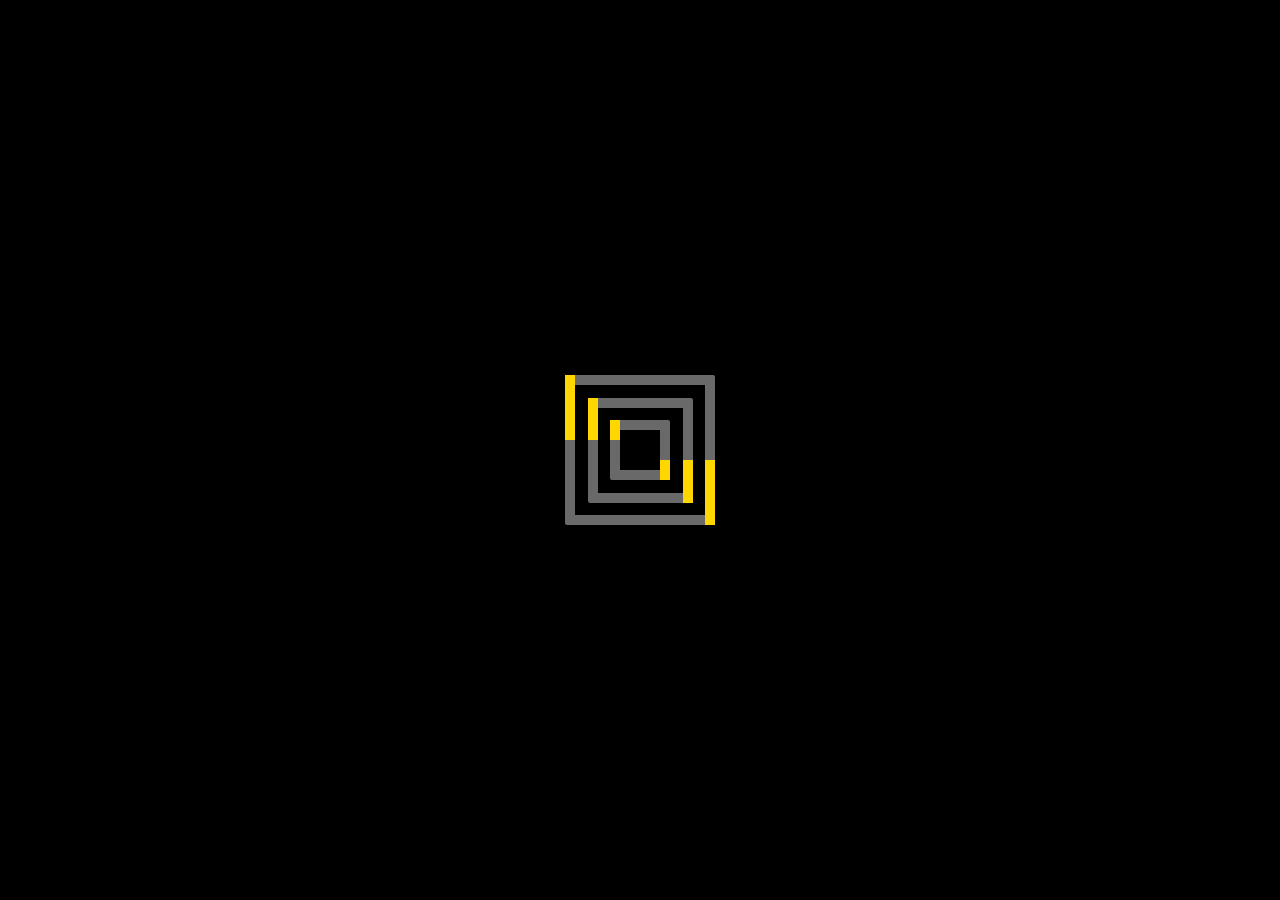
<file: 三个立体矩形框环绕旋转.html>
<!DOCTYPE html>
<html lang="zh-CN">
<head>
	<meta charset="UTF-8">
	<meta name="viewport" content="width=device-width, initial-scale=1.0">
	<title>三个立体矩形框旋绕旋转</title>
	<link rel="icon" href="/images/favicon.jpg" type="image/jpeg">
	<style>
		html, body {
			height: 100%;
			display: flex;
			align-items: center;
			justify-content: center;
			background-color: black;
		}

		.loader {
			width: 150px;
			height: 150px;
			position: relative;
		}

		.loader span {
			position: absolute;
			box-sizing: border-box;
			border: 10px solid dimgray;
			border-radius: 2px;
			animation: rotating linear infinite;
		}

		.loader span:nth-child(1) {
			width: 100%;
			height: 100%;
			animation-duration: 4s;
			z-index: 3;
		}

		.loader span:nth-child(2) {
			width: 70%;
			height: 70%;
			margin: 15%;
			animation-duration: 2s;
			z-index: 2;
		}

		.loader span:nth-child(3) {
			width: 40%;
			height: 40%;
			margin: 30%;
			animation-duration: 1s;
			z-index: 1;
		}

		.loader span::before,
		.loader span::after {
			content: '';
			position: absolute;
			width: 10px;
			height: 50%;
			background-color: gold;
		}

		.loader span::before {
			top: -10px;
			left: -10px;
		}

		.loader span::after {
			bottom: -10px;
			right: -10px;
		}

		@keyframes rotating {
			from {
				transform: rotateY(0deg);
			}

			to {
				transform: rotateY(360deg);
			}
		}
	</style>
</head>
<body>


	<div class="loader">
		<span></span>
		<span></span>
		<span></span>
	</div>
</body>

</html>
</file>
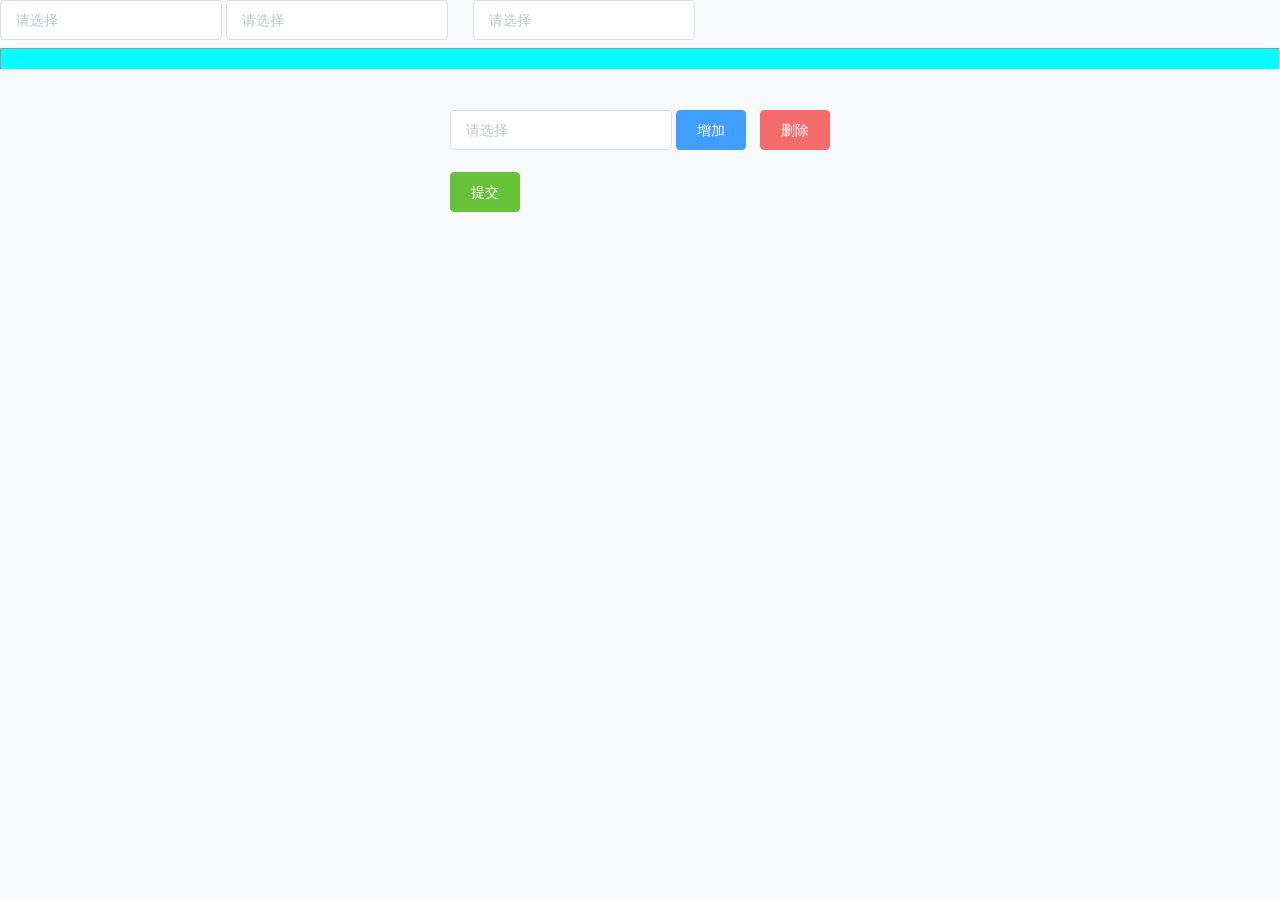
<file: 动态增加 select.html>
<!DOCTYPE html>
<html lang="zh-CN">
<head>
    <meta charset="UTF-8">
    <meta name="viewport" content="width=device-width, initial-scale=1.0">
    <title>演示动态增加select框(elementUI 框架)</title>
    <link rel="stylesheet" href="/static/css/style.css">
    <link rel="stylesheet" href="/static/css/element-ui.css"/>
    <link rel="icon" href="/images/favicon.jpg" type="image/jpeg">
    <script src="/static/js/vue.js"></script>
    <script src="/static/js/element-ui.js"></script>
</head>

<body>

<div id="app">
    <!-- 带多选的 select -->
    <el-select v-model="value5" multiple placeholder="请选择">
        <el-option v-for="item in options" :key="item.value" :label="item.label" :value="item.value">
        </el-option>
    </el-select>

    <!-- 带清除的 select -->
    <el-select v-model="value5" clearable placeholder="请选择">
        <el-option v-for="item in options" :key="item.value" :label="item.label" :value="item.value">
        </el-option>
    </el-select>

    <!-- 带计数的 select -->
    <el-select v-model="value11" multiple collapse-tags style="margin-left: 20px;" placeholder="请选择">
        <el-option v-for="item in options" :key="item.value" :label="item.label" :value="item.value">
        </el-option>
    </el-select>

    <br/>
    <hr style="height: 20px; color: aqua; background-color: aqua;"/>

    <div style="display: flex; justify-content: center; margin-top: 40px;">
        <el-form>
            <el-form-item v-for="(it, index) in list" :key="index">
                <el-select v-model="oneId[index]" placeholder="请选择" @change="saveList($event, index)">
                    <el-option v-for="item in array" :key="item.id" :label="item.name" :value="item.id">
                    </el-option>
                </el-select>

                <el-button @click="addItem" type="primary">增加</el-button>
                <el-button @click="removeItem(it, index)" type="danger">删除</el-button>
            </el-form-item>

            <el-button type="success" @click="submit">提交</el-button>
        </el-form>
    </div>

</div>
</body>

<script>
    new Vue({
        el: '#app',
        data() {
            return {
                options: [
                    {value: '选项1', label: '黄金糕'}, {value: '选项2', label: '双皮奶'},
                    {value: '选项3', label: '蚵仔煎'}, {value: '选项4', label: '龙须面'},
                    {value: '选项5', label: '北京烤鸭'},
                ],
                value5: [],
                value11: [],
                oneId: [],
                array: [
                    {id: '1', name: '黄金糕'},
                    {id: '2', name: '双皮奶'},
                    {id: '3', name: '蚵仔煎'},
                    {id: '4', name: '龙须面'},
                    {id: '5', name: '北京烤鸭'}
                ],
                list: [{"oneId": ''}],
                selectedList: [], // 存储每次 option 选中的 集合
            }
        },
        methods: {
            addItem() {
                // 1。这里为什么改变list的大小就能实现动态增加呢？因为 el-form-item 遍历的是 list,list 中的每一项都是一个 el-form-item
                // 也就是说因为刚开始 list:[{"oneId":''}] 中,只有一个对象,所以才会只出现一个 el-form-item
                // 不信可以自己在初始化时 list 中多加入几个对象进行尝试(一定要理解，这里 list 集合的大小与 el-form-item 之间的关系)
                // 2、第二个问题:el-form-item 是动态增加了,但是如果 el-select 那里写的是 v-model="oneId" 呢？会发生什么？结果你会发现,只要增加一项 el-form-item ,每一项绑定的值都是你所选中的那一个值.为什么呢？因为每一项的 el-option的 :value 值都绑定在 el-select 的 v-model 上,但这是一个全局唯一值,当下一个 el-form-item 产生后,它里面的 el-select 中绑定的 v-model 还是那个 oneId 的值,因此才会出现这样的问题.好了,我们既然找到了原因,那就要来解决一下了,怎么解决呢？很简单:因为我前面说了,每一个 list 的遍历对象,都是一项 el-form-item,即 el-form-item 项数是和 list 的下标(里面存的对象的索引下标)相关联的,而这个下标,在每一个 el-form-item 中肯定是不一样的,因此我们只需要将 oneId 与这个 下标(即此处的 index) 发生关系即可,因此我们这里将 oneId 声明为了一个数组,当你每选中一个 option 时,都将这个 option 的value放入 oneId[当前el-form-item项数下标] 数组中

                this.list.push({"oneId": ''});
            },

            removeItem(it, index) { // 删除时,我们带两个参数,这个 it 可用可不用,因为我当时只是想看到删除的这个对象的信息,故而带上了; index 是 list 中该对象对应的下标,也是 el-form-item 的项数
                // 根据这个 index 下标删除 list 中 的该对象
                if (index != 0) {
                    this.list.splice(index, 1);
                }
            },

            saveList(event, index) { // 当每选一个 option 时,我们需要将这个 选中的 oneId 放入 对应的 list 中即可,最后都选中完后,我们只要获取这个 list,即可拿到所有的数据
                this.list[index].oneId = event;
            },

            submit() { // 这里我们打印一下 最后的 list,确保我们都拿到数据了
                alert(`最终的数据: ${JSON.stringify(this.list)}`);
            },
        },
    });
</script>

</html>
</file>
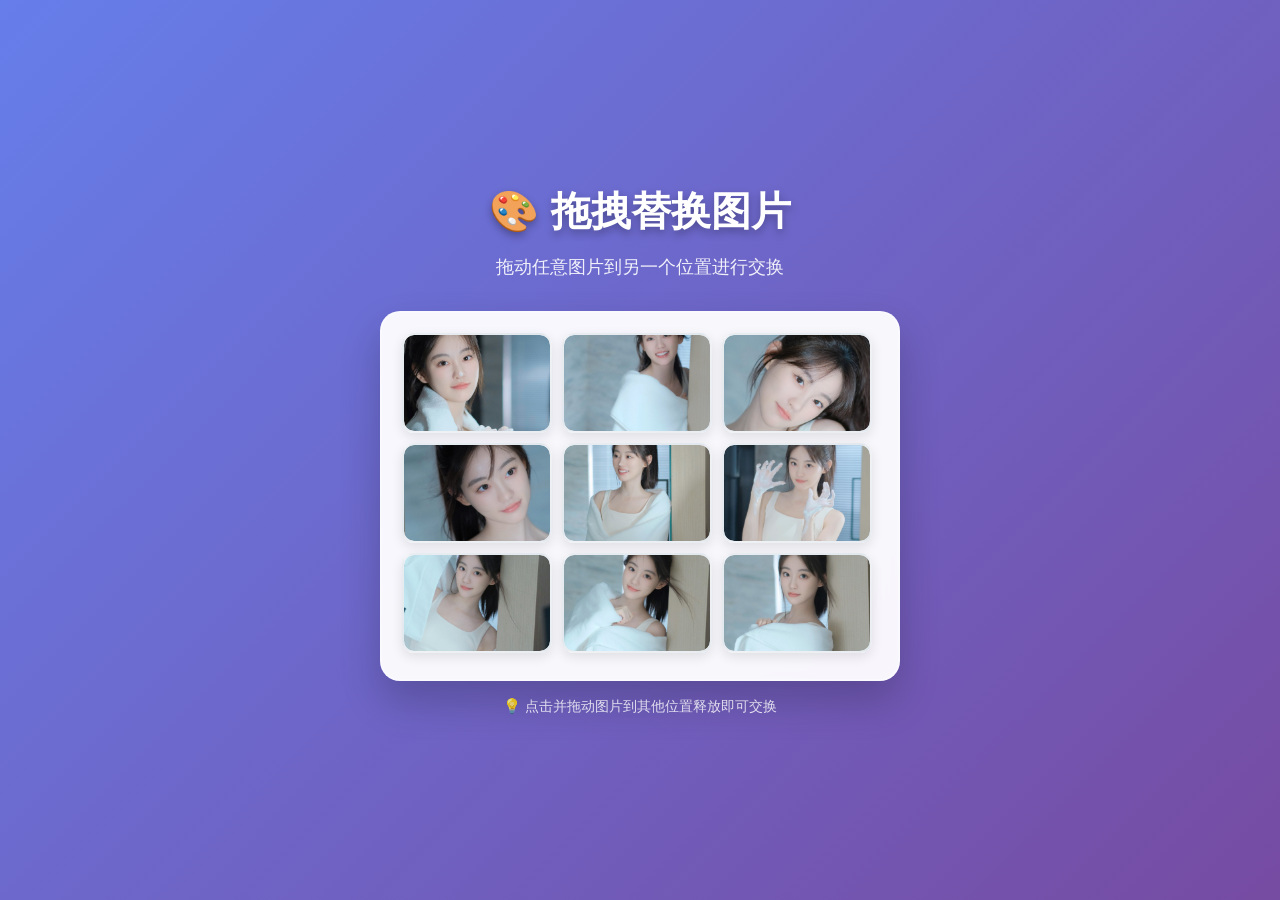
<file: 拖拽替换效果.html>
<!DOCTYPE html>
<html lang="zh-CN">
<head>
    <meta charset="UTF-8">
    <meta name="viewport" content="width=device-width, initial-scale=1.0"/>
    <meta http-equiv="X-UA-Compatible" content="ie=edge">
    <link rel="icon" href="/images/favicon.jpg" type="image/jpeg">
    <title>拖拽替换图片 - 现代化版本</title>
    <style>
        * {
            padding: 0;
            margin: 0;
            box-sizing: border-box;
        }

        html, body {
            width: 100%;
            height: 100%;
            font-family: 'Microsoft YaHei', -apple-system, BlinkMacSystemFont, 'Segoe UI', Roboto, sans-serif;
            background: linear-gradient(135deg, #667eea 0%, #764ba2 100%);
            display: flex;
            justify-content: center;
            align-items: center;
            min-height: 100vh;
        }

        .container {
            text-align: center;
            padding: 2rem;
        }

        .title {
            color: white;
            font-size: 2.5rem;
            margin-bottom: 1rem;
            text-shadow: 0 4px 8px rgba(0,0,0,0.3);
            animation: fadeInDown 1s ease-out;
        }

        .subtitle {
            color: rgba(255,255,255,0.9);
            font-size: 1.1rem;
            margin-bottom: 2rem;
            animation: fadeInDown 1s ease-out 0.2s both;
        }

        #box {
            margin: 0 auto;
            width: 520px;
            height: 370px;
            background: rgba(255, 255, 255, 0.95);
            backdrop-filter: blur(10px);
            border-radius: 20px;
            box-shadow: 0 20px 40px rgba(0,0,0,0.2);
            position: relative;
            padding: 15px;
            border: 2px solid rgba(255,255,255,0.3);
            animation: slideInUp 1s ease-out 0.4s both;
        }

        .item {
            width: 150px;
            height: 100px;
            border-radius: 12px;
            margin: 5px;
            float: left;
            background: linear-gradient(145deg, #f0f2f5, #e1e8ed);
            border: 2px solid transparent;
            z-index: 1;
            text-align: center;
            cursor: grab;
            position: relative;
            overflow: hidden;
            transition: all 0.3s cubic-bezier(0.4, 0, 0.2, 1);
            box-shadow: 0 4px 12px rgba(0,0,0,0.1);
        }

        .item:hover {
            transform: translateY(-3px) scale(1.02);
            box-shadow: 0 8px 25px rgba(0,0,0,0.15);
            border-color: #667eea;
        }

        .item:active {
            cursor: grabbing;
        }

        .item img {
            width: 100%;
            height: 100%;
            object-fit: cover;
            border-radius: 10px;
            transition: transform 0.3s ease;
        }

        .item:hover img {
            transform: scale(1.05);
        }

        .moving {
            border: 2px dashed #667eea !important;
            background: rgba(102, 126, 234, 0.1) !important;
            box-shadow: inset 0 0 20px rgba(102, 126, 234, 0.2) !important;
            animation: pulse 1.5s infinite;
        }

        .moving img {
            opacity: 0;
        }

        .draging {
            width: 150px;
            height: 100px;
            position: absolute;
            background: linear-gradient(145deg, #f0f2f5, #e1e8ed);
            box-shadow: 0 15px 35px rgba(0,0,0,0.3), 0 5px 15px rgba(0,0,0,0.2);
            border-radius: 12px;
            z-index: 500;
            border: 2px solid #667eea;
            overflow: hidden;
            transform: rotate(3deg);
            transition: transform 0.2s ease;
        }

        .draging img {
            width: 100%;
            height: 100%;
            object-fit: cover;
            border-radius: 10px;
        }

        /* 拖拽指示器 */
        .drag-indicator {
            position: absolute;
            top: 5px;
            right: 5px;
            background: rgba(102, 126, 234, 0.9);
            color: white;
            padding: 2px 6px;
            border-radius: 10px;
            font-size: 10px;
            opacity: 0;
            transition: opacity 0.3s ease;
            pointer-events: none;
        }

        .item:hover .drag-indicator {
            opacity: 1;
        }

        /* 动画效果 */
        @keyframes fadeInDown {
            from {
                opacity: 0;
                transform: translateY(-30px);
            }
            to {
                opacity: 1;
                transform: translateY(0);
            }
        }

        @keyframes slideInUp {
            from {
                opacity: 0;
                transform: translateY(50px);
            }
            to {
                opacity: 1;
                transform: translateY(0);
            }
        }

        @keyframes pulse {
            0%, 100% {
                box-shadow: inset 0 0 20px rgba(102, 126, 234, 0.2);
            }
            50% {
                box-shadow: inset 0 0 30px rgba(102, 126, 234, 0.4);
            }
        }

        @keyframes swapSuccess {
            0% { transform: scale(1); }
            50% {
                transform: scale(1.1);
                box-shadow: 0 0 20px rgba(76, 175, 80, 0.6);
            }
            100% { transform: scale(1); }
        }

        .swap-success {
            animation: swapSuccess 0.6s ease-in-out;
        }

        /* 响应式设计 */
        @media (max-width: 768px) {
            #box {
                width: 95%;
                max-width: 380px;
                height: auto;
                padding: 10px;
            }

            .item, .draging {
                width: 110px;
                height: 75px;
                margin: 3px;
            }

            .title {
                font-size: 2rem;
            }

            .subtitle {
                font-size: 1rem;
            }
        }

        @media (max-width: 480px) {
            .item, .draging {
                width: 90px;
                height: 60px;
                margin: 2px;
            }

            #box {
                padding: 8px;
            }
        }

        /* 加载动画 */
        .item {
            animation: itemFadeIn 0.6s ease-out backwards;
        }

        .item:nth-child(1) { animation-delay: 0.1s; }
        .item:nth-child(2) { animation-delay: 0.2s; }
        .item:nth-child(3) { animation-delay: 0.3s; }
        .item:nth-child(4) { animation-delay: 0.4s; }
        .item:nth-child(5) { animation-delay: 0.5s; }
        .item:nth-child(6) { animation-delay: 0.6s; }
        .item:nth-child(7) { animation-delay: 0.7s; }
        .item:nth-child(8) { animation-delay: 0.8s; }
        .item:nth-child(9) { animation-delay: 0.9s; }

        @keyframes itemFadeIn {
            from {
                opacity: 0;
                transform: translateY(20px) scale(0.8);
            }
            to {
                opacity: 1;
                transform: translateY(0) scale(1);
            }
        }

        /* 提示文字 */
        .instruction {
            color: rgba(255,255,255,0.8);
            font-size: 0.9rem;
            margin-top: 1rem;
            animation: fadeInUp 1s ease-out 0.6s both;
        }

        @keyframes fadeInUp {
            from {
                opacity: 0;
                transform: translateY(20px);
            }
            to {
                opacity: 1;
                transform: translateY(0);
            }
        }
    </style>
</head>

<body>
<div class="container">
    <h1 class="title">🎨 拖拽替换图片</h1>
    <p class="subtitle">拖动任意图片到另一个位置进行交换</p>

    <div id="box">
        <div class="item">
            <div class="drag-indicator">拖拽</div>
            <img src="/images/3d/photo_2023-12-12_00-14-34.jpg" alt="图片1">
        </div>
        <div class="item">
            <div class="drag-indicator">拖拽</div>
            <img src="/images/3d/photo_2023-12-12_00-14-35.jpg" alt="图片2">
        </div>
        <div class="item">
            <div class="drag-indicator">拖拽</div>
            <img src="/images/3d/photo_2023-12-12_00-14-36.jpg" alt="图片3">
        </div>
        <div class="item">
            <div class="drag-indicator">拖拽</div>
            <img src="/images/3d/photo_2023-12-12_00-14-37.jpg" alt="图片4">
        </div>
        <div class="item">
            <div class="drag-indicator">拖拽</div>
            <img src="/images/3d/photo_2023-12-12_00-14-39.jpg" alt="图片5">
        </div>
        <div class="item">
            <div class="drag-indicator">拖拽</div>
            <img src="/images/3d/photo_2023-12-12_00-14-40.jpg" alt="图片6">
        </div>
        <div class="item">
            <div class="drag-indicator">拖拽</div>
            <img src="/images/3d/photo_2023-12-12_00-14-41.jpg" alt="图片7">
        </div>
        <div class="item">
            <div class="drag-indicator">拖拽</div>
            <img src="/images/3d/photo_2023-12-12_00-14-42.jpg" alt="图片8">
        </div>
        <div class="item">
            <div class="drag-indicator">拖拽</div>
            <img src="/images/3d/photo_2023-12-12_00-14-43.jpg" alt="图片9">
        </div>
    </div>

    <p class="instruction">💡 点击并拖动图片到其他位置释放即可交换</p>
</div>

<script>
    class ModernDragSwap {
        constructor() {
            this.isOperating = false;
            this.init();
        }

        init() {
            this.bindEvents();
            this.addTouchSupport();
        }

        bindEvents() {
            const items = document.querySelectorAll('#box .item');

            items.forEach(item => {
                // 鼠标事件
                item.addEventListener('mousedown', (e) => this.handleStart(e, item));
            });
        }

        handleStart(e, element) {
            if (this.isOperating) return;

            this.isOperating = true;
            const that = element;

            // 获取鼠标相对于元素的偏移
            const rect = element.getBoundingClientRect();
            const containerRect = document.getElementById('box').getBoundingClientRect();
            const offsetX = e.clientX - rect.left;
            const offsetY = e.clientY - rect.top;

            // 创建克隆元素
            const clone = element.cloneNode(true);
            clone.classList.add('draging');
            clone.style.left = (rect.left - containerRect.left) + 'px';
            clone.style.top = (rect.top - containerRect.top) + 'px';

            document.getElementById('box').appendChild(clone);
            element.classList.add('moving');

            // 鼠标移动处理
            const handleMouseMove = (e) => {
                const containerRect = document.getElementById('box').getBoundingClientRect();
                clone.style.left = (e.clientX - containerRect.left - offsetX) + 'px';
                clone.style.top = (e.clientY - containerRect.top - offsetY) + 'px';
            };

            // 鼠标释放处理
            const handleMouseUp = () => {
                document.removeEventListener('mousemove', handleMouseMove);
                document.removeEventListener('mouseup', handleMouseUp);

                this.findClosestAndSwap(clone, that);
            };

            document.addEventListener('mousemove', handleMouseMove);
            document.addEventListener('mouseup', handleMouseUp);

            e.preventDefault();
            return false;
        }

        findClosestAndSwap(clone, originalElement) {
            const items = Array.from(document.querySelectorAll('#box .item')).filter(item =>
                !item.classList.contains('draging')
            );

            let minIndex = Array.from(document.querySelectorAll('#box .item')).indexOf(originalElement);
            let minDistance = Infinity;

            const cloneRect = clone.getBoundingClientRect();
            const cloneCenterX = cloneRect.left + cloneRect.width / 2;
            const cloneCenterY = cloneRect.top + cloneRect.height / 2;

            items.forEach((item, index) => {
                if (item === originalElement) return;

                const itemRect = item.getBoundingClientRect();
                const itemCenterX = itemRect.left + itemRect.width / 2;
                const itemCenterY = itemRect.top + itemRect.height / 2;

                const distance = Math.sqrt(
                    Math.pow(cloneCenterX - itemCenterX, 2) +
                    Math.pow(cloneCenterY - itemCenterY, 2)
                );

                if (distance < minDistance) {
                    minDistance = distance;
                    minIndex = Array.from(document.querySelectorAll('#box .item')).indexOf(item);
                }
            });

            const allItems = document.querySelectorAll('#box .item');
            const targetElement = allItems[minIndex];

            if (targetElement === originalElement) {
                // 回到原位置
                this.animateToPosition(clone, originalElement, () => {
                    originalElement.classList.remove('moving');
                    clone.remove();
                    this.isOperating = false;
                });
            } else {
                // 执行交换
                this.performSwap(clone, originalElement, targetElement);
            }
        }

        performSwap(clone, element1, element2) {
            // 创建第二个克隆
            const clone2 = element2.cloneNode(true);
            clone2.classList.add('draging');

            const rect2 = element2.getBoundingClientRect();
            const containerRect = document.getElementById('box').getBoundingClientRect();
            clone2.style.left = (rect2.left - containerRect.left) + 'px';
            clone2.style.top = (rect2.top - containerRect.top) + 'px';

            document.getElementById('box').appendChild(clone2);
            element2.classList.add('moving');

            // 获取目标位置
            const pos1 = this.getElementPosition(element1);
            const pos2 = this.getElementPosition(element2);

            // 同时动画两个克隆
            this.animateToPosition(clone, element2, () => {
                const element2Content = element2.innerHTML;
                element2.classList.remove('moving');
                element2.innerHTML = clone.innerHTML;
                element2.classList.add('swap-success');
                clone.remove();

                setTimeout(() => element2.classList.remove('swap-success'), 600);
            });

            this.animateToPosition(clone2, element1, () => {
                element1.classList.remove('moving');
                element1.innerHTML = clone2.innerHTML;
                element1.classList.add('swap-success');
                clone2.remove();
                this.isOperating = false;

                setTimeout(() => element1.classList.remove('swap-success'), 600);
            });
        }

        getElementPosition(element) {
            const rect = element.getBoundingClientRect();
            const containerRect = document.getElementById('box').getBoundingClientRect();
            return {
                left: rect.left - containerRect.left,
                top: rect.top - containerRect.top
            };
        }

        animateToPosition(element, targetElement, callback) {
            const targetPos = this.getElementPosition(targetElement);

            element.style.transition = 'all 0.4s cubic-bezier(0.4, 0, 0.2, 1)';
            element.style.left = targetPos.left + 'px';
            element.style.top = targetPos.top + 'px';
            element.style.transform = 'rotate(0deg)';

            setTimeout(() => {
                if (callback) callback();
            }, 400);
        }

        // 添加触摸支持
        addTouchSupport() {
            const items = document.querySelectorAll('#box .item');

            items.forEach(item => {
                item.addEventListener('touchstart', (e) => {
                    e.preventDefault();
                    const touch = e.touches[0];
                    const mouseEvent = new MouseEvent('mousedown', {
                        clientX: touch.clientX,
                        clientY: touch.clientY
                    });
                    this.handleStart(mouseEvent, item);
                });
            });

            document.addEventListener('touchmove', (e) => {
                if (this.isOperating) {
                    e.preventDefault();
                    const touch = e.touches[0];
                    const mouseEvent = new MouseEvent('mousemove', {
                        clientX: touch.clientX,
                        clientY: touch.clientY
                    });
                    document.dispatchEvent(mouseEvent);
                }
            });

            document.addEventListener('touchend', (e) => {
                if (this.isOperating) {
                    e.preventDefault();
                    const mouseEvent = new MouseEvent('mouseup');
                    document.dispatchEvent(mouseEvent);
                }
            });
        }
    }

    // 页面加载完成后初始化
    document.addEventListener('DOMContentLoaded', () => {
        new ModernDragSwap();

        // 添加页面加载完成的提示
        setTimeout(() => {
            console.log('🎨 拖拽替换图片系统已就绪！');
        }, 1000);
    });

    // 防止图片拖拽的默认行为
    document.addEventListener('dragstart', (e) => {
        if (e.target.tagName === 'IMG') {
            e.preventDefault();
        }
    });
</script>
</body>
</html>
</file>
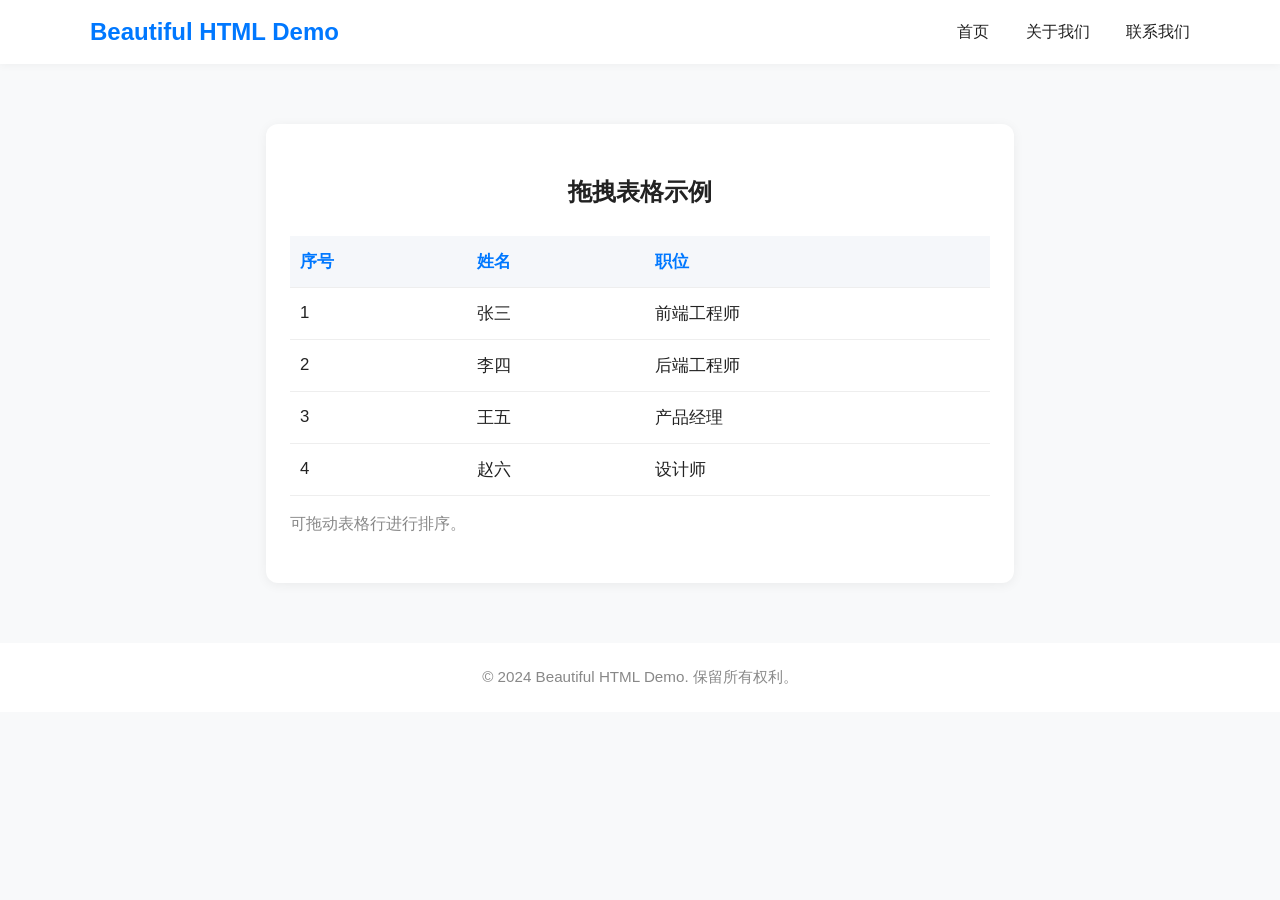
<file: 拖拽表格.html>
<!DOCTYPE html>
<html lang="zh-CN">
<head>
    <meta charset="UTF-8">
    <meta name="viewport" content="width=device-width, initial-scale=1.0">
    <title>拖拽表格 - Beautiful HTML Demo</title>
    <link rel="icon" href="/images/favicon.jpg" type="image/jpeg">
    <link rel="stylesheet" href="/static/css/style.css">
    <style>
        .drag-table-container {
            max-width: 700px;
            margin: 60px auto;
            background: #fff;
            border-radius: 12px;
            box-shadow: 0 2px 12px rgba(0, 0, 0, 0.06);
            padding: 32px 24px;
        }

        table {
            width: 100%;
            border-collapse: collapse;
            font-size: 1.05rem;
        }

        th,
        td {
            padding: 14px 10px;
            border-bottom: 1px solid #eee;
            text-align: left;
        }

        th {
            background: #f5f7fa;
            color: #0078ff;
        }

        tr {
            transition: background 0.2s, box-shadow 0.2s, transform 0.15s;
            cursor: grab;
        }

        tr:active {
            cursor: grabbing;
        }

        tr.dragging {
            opacity: 0.95;
            background: #e0e7ff;
            box-shadow: 0 8px 32px rgba(0, 120, 255, 0.18), 0 1.5px 6px rgba(0, 0, 0, 0.10);
            cursor: grabbing;
            z-index: 2;
            position: relative;
        }

        tr:hover {
            background: #f0f6ff;
            box-shadow: 0 2px 12px rgba(0, 120, 255, 0.08);
        }
    </style>
</head>

<body>
    <header>
        <div class="container nav-container">
            <div class="logo">Beautiful HTML Demo</div>
            <nav>
                <a href="index.html">首页</a>
                <a href="#about">关于我们</a>
                <a href="#contact">联系我们</a>
            </nav>
        </div>
    </header>
    <main>
        <div class="drag-table-container">
            <h2 style="text-align:center; margin-bottom:28px;">拖拽表格示例</h2>
            <table id="dragTable">
                <thead>
                    <tr>
                        <th>序号</th>
                        <th>姓名</th>
                        <th>职位</th>
                    </tr>
                </thead>
                <tbody>
                    <tr draggable="true">
                        <td>1</td>
                        <td>张三</td>
                        <td>前端工程师</td>
                    </tr>
                    <tr draggable="true">
                        <td>2</td>
                        <td>李四</td>
                        <td>后端工程师</td>
                    </tr>
                    <tr draggable="true">
                        <td>3</td>
                        <td>王五</td>
                        <td>产品经理</td>
                    </tr>
                    <tr draggable="true">
                        <td>4</td>
                        <td>赵六</td>
                        <td>设计师</td>
                    </tr>
                </tbody>
            </table>
            <p style="color:#888; font-size:0.98rem; margin-top:18px;">可拖动表格行进行排序。</p>
        </div>
    </main>
    <footer>
        <div class="container">
            &copy; 2024 Beautiful HTML Demo. 保留所有权利。
        </div>
    </footer>
    <script>
        const tbody = document.querySelector('#dragTable tbody');
        let draggingEle = null;
        let isDragging = false;

        tbody.addEventListener('dragstart', function (e) {
            if (e.target.tagName !== 'TR') return;
            draggingEle = e.target;
            draggingEle.classList.add('dragging');
            isDragging = true;
        });

        tbody.addEventListener('dragend', function (e) {
            if (!draggingEle) return;
            draggingEle.classList.remove('dragging');
            draggingEle = null;
            isDragging = false;
        });

        tbody.addEventListener('dragover', function (e) {
            e.preventDefault();
            if (!draggingEle) return;
            const afterElement = getDragAfterElement(tbody, e.clientY);
            if (afterElement == null) {
                tbody.appendChild(draggingEle);
            } else if (afterElement !== draggingEle) {
                tbody.insertBefore(draggingEle, afterElement);
            }
            updateIndex();
        });

        function getDragAfterElement (container, y) {
            const draggableElements = [...container.querySelectorAll('tr:not(.dragging)')];
            return draggableElements.reduce((closest, child) => {
                const box = child.getBoundingClientRect();
                const offset = y - box.top - box.height / 2;
                if (offset < 0 && offset > closest.offset) {
                    return { offset: offset, element: child };
                } else {
                    return closest;
                }
            }, { offset: -Infinity, element: null }).element;
        }

        function updateIndex () {
            [...tbody.children].forEach((row, idx) => {
                if (row.children[0]) {
                    row.children[0].textContent = idx + 1;
                }
            });
        }
    </script>
</body>

</html>
</file>
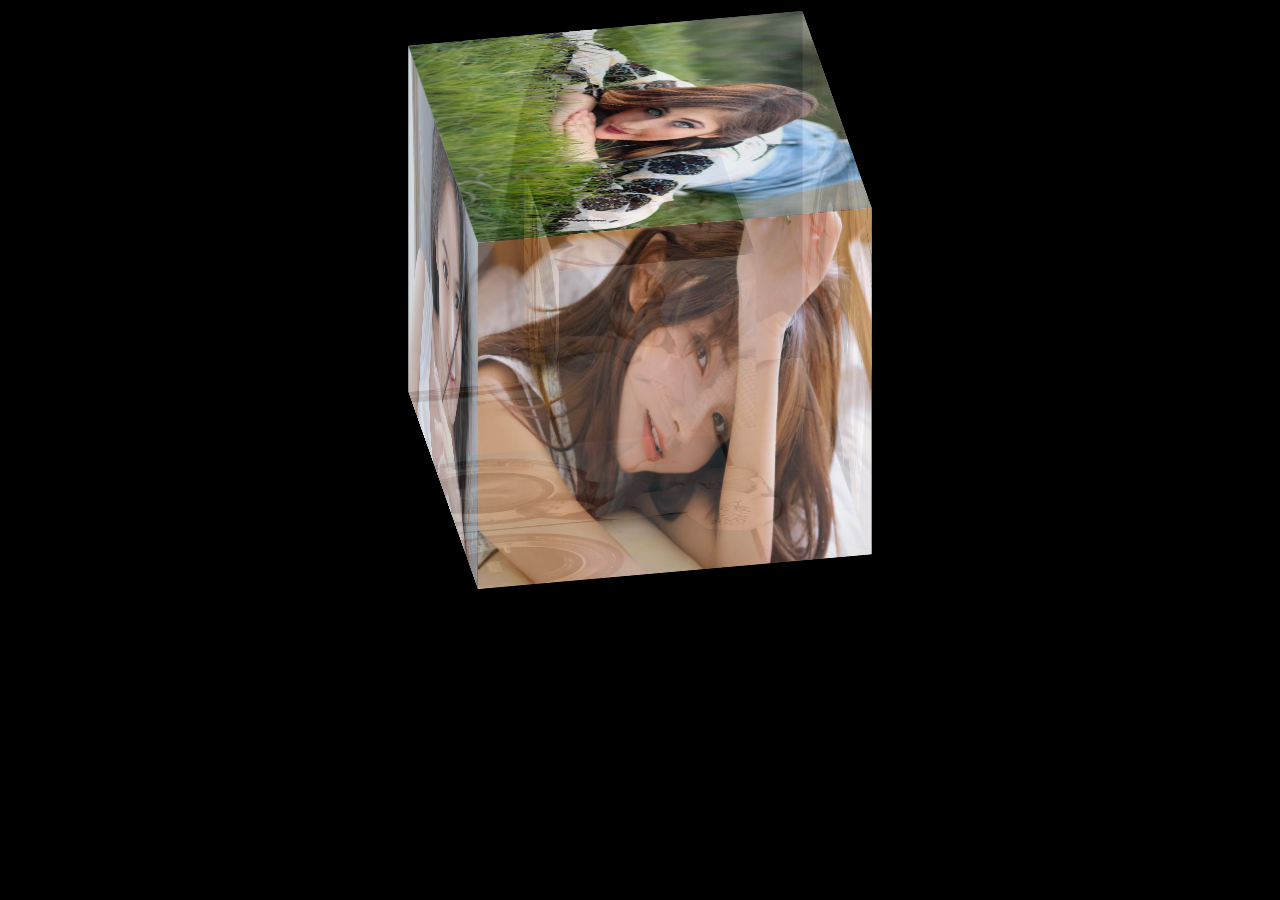
<file: 立体相册.html>
<!DOCTYPE html>
<html lang="zh-CN">
<head>
    <meta charset="UTF-8">
    <meta name="viewport" content="width=device-width, initial-scale=1.0">
    <title>立体相册</title>
    <link rel="icon" href="/images/favicon.jpg" type="image/jpeg">
    <style>
        html {
            background: #000;
            height: 100%;
        }

        /*最外层容器样式*/
        .wrap {
            /* position: relative; */
            /* position: absolute; */
            top: 0;
            right: 0;
            bottom: 0;
            left: 0;
            width: 400px;
            height: 400px;
            margin: 100px auto;
            /*改变左右上下,图片方块移动*/

        }

        /*包裹所有容器样式*/
        .cube {
            width: 400px;
            height: 400px;
            margin: 0 auto;
            transform-style: preserve-3d;
            transform: rotateX(-30deg) rotateY(-80deg);
            -webkit-animation: rotate 20s infinite;
            /*匀速*/
            animation-timing-function: linear;
        }

        @-webkit-keyframes rotate {
            from {
                transform: rotateX(0deg) rotateY(0deg);
            }

            to {
                transform: rotateX(360deg) rotateY(360deg);
            }
        }

        .cube div {
            position: absolute;
            width: 400px;
            height: 400px;
            opacity: 0.8;
            transition: all .4s;
        }

        /*定义所有图片样式*/
        .pic {
            width: 400px;
            height: 400px;
        }

        .cube .out_front {
            transform: rotateY(0deg) translateZ(200px);
        }

        .cube .out_back {
            transform: translateZ(-200px) rotateY(180deg);
        }

        .cube .out_left {
            transform: rotateY(90deg) translateZ(200px);
        }

        .cube .out_right {
            transform: rotateY(-90deg) translateZ(200px);
        }

        .cube .out_top {
            transform: rotateX(90deg) translateZ(200px);
        }

        .cube .out_bottom {
            transform: rotateX(-90deg) translateZ(200px);
        }

        /*定义小正方体样式*/
        .cube span {
            display: bloack;
            width: 200px;
            height: 200px;
            position: absolute;
            top: 100px;
            left: 100px;
        }

        .cube .in_pic {
            width: 200px;
            height: 200px;
        }

        .cube .in_front {
            transform: rotateY(0deg) translateZ(100px);
        }

        .cube .in_back {
            transform: translateZ(-100px) rotateY(180deg);
        }

        .cube .in_left {
            transform: rotateY(90deg) translateZ(100px);
        }

        .cube .in_right {
            transform: rotateY(-90deg) translateZ(100px);
        }

        .cube .in_top {
            transform: rotateX(90deg) translateZ(100px);
        }

        .cube .in_bottom {
            transform: rotateX(-90deg) translateZ(100px);
        }

        /*鼠标移入后样式*/
        .cube:hover .out_front {
            transform: rotateY(0deg) translateZ(400px);
        }

        .cube:hover .out_back {
            transform: translateZ(-400px) rotateY(180deg);
        }

        .cube:hover .out_left {
            transform: rotateY(90deg) translateZ(400px);
        }

        .cube:hover .out_right {
            transform: rotateY(-90deg) translateZ(400px);
        }

        .cube:hover .out_top {
            transform: rotateX(90deg) translateZ(400px);
        }

        .cube:hover .out_bottom {
            transform: rotateX(-90deg) translateZ(400px);
        }
    </style>
</head>

<body>
<!--/*外层最大容器*/-->
<div class="wrap">
    <!--	/*包裹所有元素的容器*/-->
    <div class="cube">
        <!--前面图片 -->
        <div class="out_front">
            <img src="/images/dd/6169b8932ab3f51d91b3d1e7.jpg" class="pic"/>
        </div>
        <!--后面图片 -->
        <div class="out_back">
            <img src="/images/dd/6169b8ac2ab3f51d91b3f439.jpg" class="pic"/>
        </div>
        <!--左图片 -->
        <div class="out_left">
            <img src="/images/dd/6169b8bf2ab3f51d91b411e1.jpg" class="pic"/>
        </div>
        <div class="out_right">
            <img src="/images/dd/616867682ab3f51d91107bd4.jpg" class="pic"/>
        </div>
        <div class="out_top">
            <img src="/images/dd/6168672c2ab3f51d910fee5f.jpg" class="pic"/>
        </div>
        <div class="out_bottom">
            <img src="/images/dd/616863aa2ab3f51d9107ef09.jpg" class="pic"/>
        </div>
        <!--小正方体 -->
        <span class="in_front">
        <img src="/images/dd/616860d72ab3f51d9101e553.jpg" class="in_pic"/>
      </span>
        <span class="in_back">
        <img src="/images/dd/61685e1f2ab3f51d91fc2567.jpg" class="in_pic"/>
      </span>
        <span class="in_left">
        <img src="/images/dd/616859d42ab3f51d91f26cb4.jpg" class="in_pic"/>
      </span>
        <span class="in_right">
        <img src="/images/dd/616853f22ab3f51d91e2eda2.jpg" class="in_pic"/>
      </span>
        <span class="in_top">
        <img src="/images/dd/616853772ab3f51d91e1c69c.jpg" class="in_pic"/>
      </span>
        <span class="in_bottom">
        <img src="/images/dd/604ba0885aedab222cf8ec18.jpg" class="in_pic"/>
      </span>
    </div>
</div>
</body>

</html>
</file>
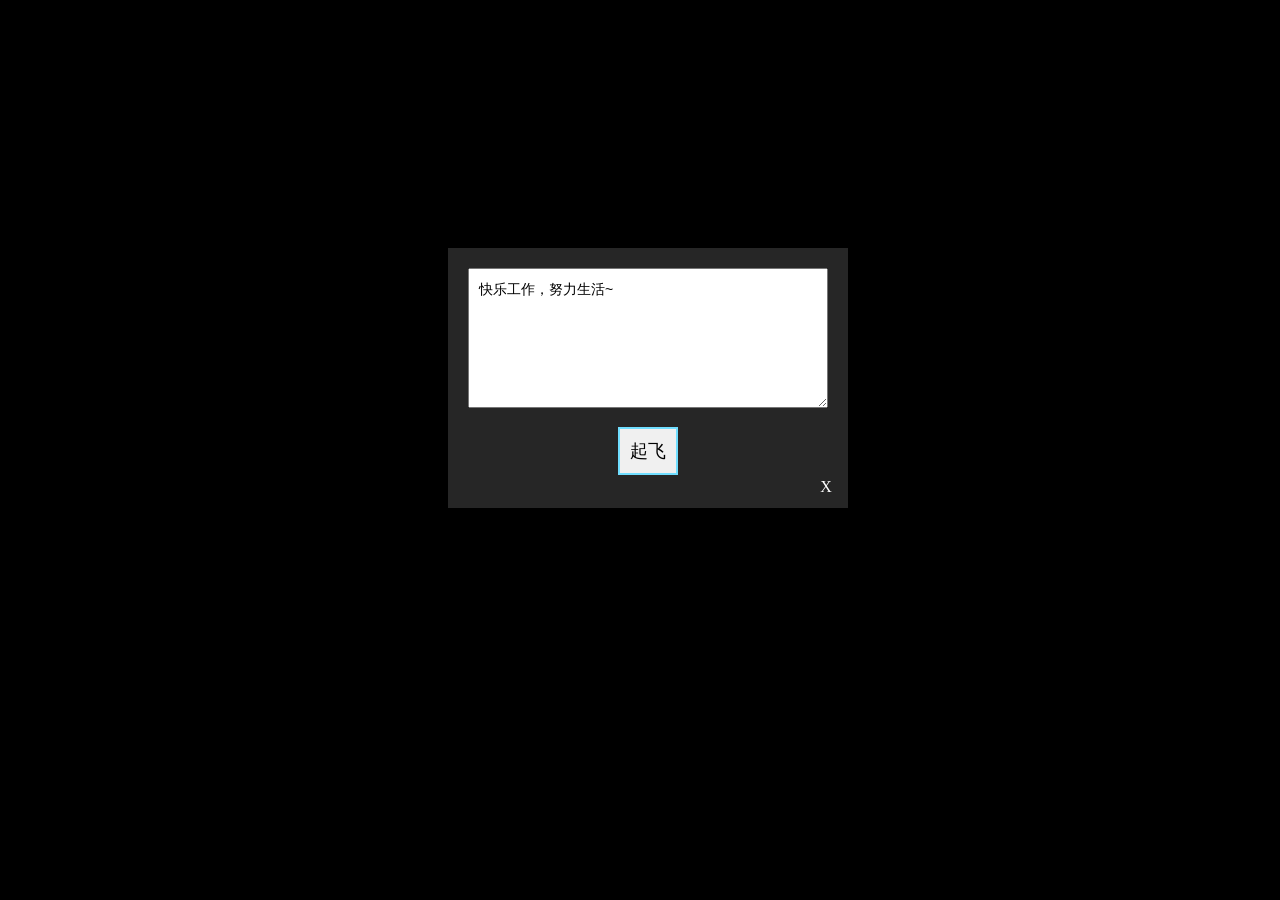
<file: 纸飞机.html>
<!DOCTYPE html>
<html lang="zh">
<head>
    <meta charset="UTF-8">
    <title>纸飞机</title>
    <meta name="viewport" content="width=device-width, initial-scale=1.0"/>
    <meta http-equiv="X-UA-Compatible" content="ie=edge">
    <link rel="icon" href="/images/favicon.jpg" type="image/jpeg">
    <style>
        body {
            width: 100%;
            height: 680px;
            background-color: #000;
            background-image: gradient(radial,
            50% 400, 1,
            50% 400, 400,
            from(rgba(255, 255, 255, 0.3)),
            to(rgba(255, 255, 255, 0)));
            background-repeat: no-repeat;
            overflow: hidden;
            transition: all 2s linear;
        }

        #wind {
            width: 100%;
            height: 100%;
            -webkit-perspective: 800;
            -webkit-perspective-origin: 50% 50%;
        }

        /*初始 输入框 未翻转*/
        #plane.front {
            transform: rotateY(0deg);
        }

        /*点击之后 翻转  背景色渐变*/
        #plane {
            /* z-index:3; */
            background: rgba(255, 255, 255, 0.15);
            *background: hsl(0, 0%, 88%);
            transform: rotateY(-180deg);
            position: relative;
            box-sizing: border-box;
            padding: 20px;
            text-align: center;
            backface-visibility: hidden;
            width: 400px;
            height: 260px;
            top: 240px;
            transition: all 0.8s ease-in-out;
            margin: auto;
        }

        /*文本框*/
        .message {
            width: 100%;
            max-width: 360px;
            min-height: 100px;
            padding: 10px;
            box-sizing: border-box;
            height: 140px;
            font-smoothing: subpixel-antialiased;
            font-size: 14px;
            font-family: "Microsoft YaHei", Helvetica, Arial, Verdana;
            line-height: 20px;
        }

        /*btn 点击效果*/
        .send {
            transition: all 0.3s ease-in-out;
            border: 2px solid hsl(194, 100%, 72%);
            margin: 15px 0;
            padding: 10px;
            outline: none;
            font-size: 18px;
            cursor: pointer;
            font-family: "Microsoft YaHei";
            background-color: hsl(0, 0%, 94%);
            border-radius:(4px);
        }

        .send:active {
            transform: scale(0.85);
            transition: all 10ms ease-in-out;
            background-color: hsl(0, 0%, 85%);
            border: 2px solid hsl(194, 30%, 55%);
        }

        /*关闭按钮*/
        #plane_bottom {
            position: absolute;
            right: 7px;
            bottom: 0;
            width: 30px;
            height: 30px;
        }

        #plane_close {
            color: #FFF;
            text-decoration: none;
        }

        /*飞机纸*/
        #wind_container {
            perspective: 600;
            perspective-origin: 200px 131px;
            transform-style: preserve-3d;
            transition: all 0.8s ease-in-out;
            backface-visibility: hidden;
            position: relative;
            width: 400px;
            height: 260px;
            /* top: 0px;
            text-align: center;
            display: block; */
            margin: auto;
        }

        /* 翻转至正面 */
        #wind_container.beginning {
            transform: rotateY(180deg);
        }


        #left-wing, #right-wing {
            transform-style: preserve-3d;
            width: 200px;
            height: 260px;
            display: block;
            position: absolute;
            top: 0px;
            transition: all 1s ease-in-out;
        }

        /*区分  左右  */
        #left-wing {
            transform: rotateZ(0deg);
            transform-origin: 100% 50% 0;
            left: 0;
        }

        #right-wing {
            transform: rotateZ(0deg);
            transform-origin: 0% 50%;
            left: 199px;
        }

        /*飞机 机翼左右公共样式*/
        .wing {
            position: absolute;
            transform-origin: 0 0 0;
            perspective: 1;
            perspective-origin: 50% 50%;
            backface-visibility: hidden;
            transition: all 1.3s linear;
            box-sizing: border-box;
            margin: 0;
            padding: 0;
            background: none;
            border: none;
            border-top: 240px solid hsla(0, 0%, 0%, 0);
            border-bottom: 0px solid hsla(0, 0%, 0%, 0);
            border-right: 100px solid hsl(0, 0%, 88%);
            width: 0;
            height: 0;
            bottom: 0;
        }

        /*绘制  飞机2d 雏形*/
        .wing1 {
            transform-origin: 100% 100%;
            transform: translateY(-38px) translateX(8px) rotateZ(22.62deg) skewY(-22.62deg); /*2D图像的偏移 旋转*/
        }

        .wing2 {
            transform: rotateZ(22.62deg);
            transform-origin: 100% 100%;
            border-left: 100px solid hsl(0, 0%, 88%);
            border-right: none;
            left: 100px;
        }

        .wing3 {
            transform: rotateZ(-22.62deg);
            transform-origin: 0% 100%;
            border-right: 100px solid hsl(0, 0%, 88%);
        }

        .wing4 {
            transform: translateY(-38px) translateX(-8px) rotateZ(-22.62deg) skewY(22.62deg);
            transform-origin: 0% 100%;
            border-right: none;
            border-left: 100px solid hsl(0, 0%, 88%);
            left: 100px;
        }

        /*绘制被翻折部分  机翼 */

        .curvable.top_left {
            transform-origin: 100px 112px;
            transition-delay: 1300ms;
            width: 0;
            height: 0;
            top: 0;
            border-right: 202px solid hsla(0, 0%, 0%, 0);
            border-bottom: 202px solid hsla(0, 0%, 0%, 0);
            border-top: 223px solid hsl(0, 0%, 88%);
        }

        .curvable.top_right {
            right: 0;
            border-left: 202px solid hsla(0, 0%, 0%, 0);
            border-bottom: 202px solid hsla(0, 0%, 0%, 0);
            border-top: 224px solid hsl(0, 0%, 88%);
            transform-origin: 96px 112px;
            transition-delay: 1650ms;
        }

        /* 补全 折叠尾翼  区域  */
        .bottom_left.curvable {
            transform-origin: 109px 0;
            transition-delay: 2100ms;
            width: 109px;
            height: 38px;
            background: hsl(0, 0%, 88%);
            bottom: 0;
            left: 0;
        }

        .bottom_right.curvable {
            transform-origin: 0px 0;
            transition-delay: 2450ms;
            width: 109px;
            height: 38px;
            background: hsl(0, 0%, 88%);
            bottom: 0;
            right: 0;

        }

        /*补全 折叠尾翼 剩余 三角区域*/
        .bottom_left.curvable:after {
            position: absolute;
            content: "";
            border-right: 92px solid hsla(0, 0%, 0%, 0);
            border-bottom: 39px solid hsl(0, 0%, 88%);
            border-top: 37px solid hsla(0, 0%, 0%, 0);
            left: 109px;
            bottom: 0;
        }

        .bottom_right.curvable:after {
            position: absolute;
            content: "";
            border-left: 92px solid hsla(0, 0%, 0%, 0);
            border-bottom: 39px solid hsl(0, 0%, 88%);
            border-top: 37px solid hsla(0, 0%, 0%, 0);
            left: -92px;
            bottom: 0;
        }

        /****************************/
        /****此处开始配合js*****/
        /*折叠效果*/
        .curvable {
            transition: transform 800ms ease-out;
            backface-visibility: hidden;
            position: absolute;
            background-color: transparent;
            z-index: 0;
            width: 0;
        }

        /* 折叠效果（左机翼、左尾翼） */
        .top_left.curvable.curved {
            transform: rotate3d(1, -1.11, 0, 180deg);
        }

        .bottom_left.curvable.curved {
            transform: rotate3d(2.4867, 1, 0, -180deg);
        }

        /* 折叠效果（右机翼、右尾翼）*/
        .top_right.curvable.curved {
            transform: rotate3d(1, 1.11, 0, 180deg);
        }

        .bottom_right.curvable.curved {
            transform: rotate3d(-2.4867, 1, 0, 180deg);
        }

        /* 平放一整个飞机 */
        #wind_container.hover {
            transform: rotateX(54deg) rotateY(-10deg) rotateZ(25deg);
            transition-delay: 0.5s;
        }

        /*放平之后 左侧整体倾斜 （体现折叠效果）*/
        #wind_container.hover #left-wing {
            transform: rotateY(60deg);
        }

        #wind_container.hover #right-wing {
            transform: rotateY(-60deg);
        }

        /* 3d视觉中放平 左侧机翼*/
        #wind_container.hover .wing1 {
            transform: translateY(-38px) translateX(8px) rotateZ(22.62deg) rotateY(-60deg) skewY(-22.62deg);
            border-right: 100px solid hsl(0, 0%, 95%);
        }

        /*左侧 飞机手持部位透明度降低*/
        #wind_container.hover .wing2 {
            border-left: 100px solid hsl(0, 0%, 85%);
        }

        /* 3d视觉中放平 右侧机翼*/
        #wind_container.hover .wing4 {
            transform: translateY(-38px) translateX(-8px) rotateZ(-22.62deg) rotateY(60deg) skewY(20deg);
            border-left: 100px solid hsl(0, 0%, 95%);
        }

        /*右侧 飞机手持部位透明度降低*/
        #wind_container.hover .wing3 {
            border-right: 100px solid hsl(0, 0%, 71%);
        }

        /*机翼 折叠效果（右机翼、右尾翼） 之后 多余部分隐藏掉*/
        #wind_container.hover .curved {
            display: none;
        }

        /* #wind_container.hover .wing {
            backface-visibility: visible;
        } */


        /* 飞机后退助跑 */
        #wind_container.hover.fly_away_first {
            transform: translatex(-100px) translateZ(300px) rotateX(42deg) rotateY(-11deg) rotateZ(27deg);
            transition-delay: 0;
            transition-duration: 0.4s;
            transition-timing-function: ease-out;
        }

        /* 飞机向前飞翔至消失 */
        #wind_container.hover.fly_away_first.fly_away {
            transform: translateX(600px) translateY(-400px) translateZ(-5000px) rotateX(66deg) rotateY(-12deg) rotateZ(36deg);
            transition: transform 2s ease-out, opacity 1.5s 0.5s linear;
            opacity: 0;
        }

    </style>
</head>
<body>
<div id="wind">
    <div id="plane" class="front">
        <form action="#">
            <textarea class="message">快乐工作，努力生活~</textarea>
        </form>
        <button class="send"> 起飞</button>
        <br/>
        <div id="plane_bottom">
            <a href="javascript:;" id="plane_close"> X </a>
        </div>
    </div>

    <div id="wind_container" class="beginning">
        <div id="left-wing">
            <div class="top_left curvable"></div>
            <div class="bottom_left curvable"></div>
            <div class="wing wing1"></div>
            <div class="wing wing2"></div>
        </div>

        <div id="right-wing">
            <div class="top_right curvable"></div>
            <div class="bottom_right curvable"></div>
            <div class="wing wing3"></div>
            <div class="wing wing4"></div>
        </div>

    </div>

</div>
<script type="text/javascript" src="/static/js/jquery.min.js"></script>
<script type="text/javascript">
    $(function () {
        // 纸飞机
        // 起飞
        $('.send').click(function () {
            // 步骤一：隐藏面板、显示飞机、完成折叠效果
            setTimeout(function () {
                // 隐藏信息面板
                $('#plane').removeClass('front');
                // 翻转至正面
                $('#wind_container').removeClass('beginning');
                // 折叠效果（左翼、右翼）
                $('.curvable').addClass('curved');
                // 颜色变换
                $("body").css({"background-color": "#54575A"});
                // 步骤二：平放飞机
                setTimeout(function () {
                    $('#wind_container').addClass('hover');
                    $("body").css({"background-color": "#AD8BD8"});
                    //步骤三：飞机后退助跑
                    setTimeout(function () {
                        $('#wind_container').addClass('fly_away_first');
                        $("body").css({"background-color": "#6E99C4"});
                        // 步骤四：飞机向前飞翔至消失
                        setTimeout(function () {
                            $('#wind_container').addClass('fly_away');
                            $("body").css({"background-color": "#3F9BFF"});
                            // 步骤五：飞机复位
                            setTimeout(function () {
                                $('#plane').addClass('front');
                                $('#wind_container').removeClass('fly_away fly_away_first hover').addClass('beginning');
                                $('.curvable').removeClass('curved');
                                $("body").css({"background-color": "#000"});
                            }, 3000);
                        }, 600);
                    }, 2000);
                }, 2800);
            }, 200);
        });
        // 关闭弹窗
        $("#plane_close").click(function () {
            $("#wind").fadeOut(200);
        });
    });
</script>
</body>
</html>
</file>
<file: static/css/style.css>
body {
    margin: 0;
    font-family: 'Segoe UI', 'PingFang SC', 'Hiragino Sans GB', 'Arial', sans-serif;
    background: #f8f9fa;
    color: #222;
}

.container {
    max-width: 1100px;
    margin: 0 auto;
    padding: 0 20px;
}

header {
    background: #fff;
    box-shadow: 0 2px 8px rgba(0, 0, 0, 0.04);
}

.nav-container {
    display: flex;
    align-items: center;
    justify-content: space-between;
    height: 64px;
}

.logo {
    font-size: 1.5rem;
    font-weight: bold;
    color: #0078ff;
}

nav a {
    margin-left: 32px;
    text-decoration: none;
    color: #222;
    font-size: 1rem;
    transition: color 0.2s;
}

nav a:hover {
    color: #0078ff;
}

.hero {
    text-align: center;
    padding: 80px 20px 60px 20px;
    background: linear-gradient(120deg, #e0e7ff 0%, #fff 100%);
}

.hero h1 {
    font-size: 2.8rem;
    margin-bottom: 16px;
}

.hero p {
    font-size: 1.2rem;
    color: #555;
    margin-bottom: 32px;
}

.hero-btn {
    display: inline-block;
    padding: 12px 36px;
    background: #0078ff;
    color: #fff;
    border-radius: 24px;
    text-decoration: none;
    font-size: 1.1rem;
    transition: background 0.2s;
}

.hero-btn:hover {
    background: #005fcc;
}

.links {
    padding: 48px 0 32px 0;
    text-align: center;
}

.links h2 {
    font-size: 2rem;
    margin-bottom: 32px;
}

.link-list {
    display: flex;
    flex-wrap: wrap;
    justify-content: center;
    gap: 32px;
}

.link-card {
    display: block;
    min-width: 220px;
    padding: 28px 24px;
    background: #fff;
    border-radius: 16px;
    box-shadow: 0 2px 12px rgba(0, 0, 0, 0.06);
    color: #0078ff;
    font-size: 1.1rem;
    text-decoration: none;
    transition: box-shadow 0.2s, color 0.2s;
}

.link-card:hover {
    color: #005fcc;
    box-shadow: 0 4px 24px rgba(0, 120, 255, 0.10);
}

footer {
    background: #fff;
    color: #888;
    text-align: center;
    padding: 24px 0;
    font-size: 0.95rem;
    margin-top: 40px;
}

.gallery-list {
    display: flex;
    flex-wrap: wrap;
    gap: 32px;
    justify-content: center;
    margin-top: 32px;
}

.gallery-card {
    background: #fff;
    border-radius: 16px;
    box-shadow: 0 2px 12px rgba(0, 0, 0, 0.06);
    overflow: hidden;
    width: 320px;
    display: flex;
    flex-direction: column;
    transition: box-shadow 0.2s, transform 0.2s;
    cursor: pointer;
    position: static;
    align-items: stretch;
}

.gallery-card:hover {
    box-shadow: 0 8px 32px rgba(0, 120, 255, 0.13);
    transform: translateY(-6px) scale(1.03);
}

.gallery-card img {
    width: 100%;
    height: 180px;
    object-fit: cover;
    display: block;
}

.gallery-info {
    padding: 20px 18px 18px 18px;
    flex: 1;
    display: flex;
    flex-direction: column;
    justify-content: space-between;
}

.gallery-info h3 {
    font-size: 1.18rem;
    margin: 0 0 10px 0;
    color: #0078ff;
}

.gallery-info p {
    font-size: 0.98rem;
    color: #555;
    margin-bottom: 18px;
    flex: 1;
}

.gallery-btn {
    display: inline-block;
    padding: 8px 22px;
    background: #0078ff;
    color: #fff;
    border-radius: 20px;
    text-decoration: none;
    font-size: 1rem;
    transition: background 0.2s;
    align-self: flex-start;
}

.gallery-btn:hover {
    background: #005fcc;
}

@media (max-width: 700px) {
    .nav-container {
        flex-direction: column;
        height: auto;
        padding: 16px 0;
    }

    .link-list {
        flex-direction: column;
        gap: 20px;
    }

    .hero h1 {
        font-size: 2rem;
    }

    .links h2 {
        font-size: 1.3rem;
    }
}

@media (max-width: 900px) {
    .gallery-list {
        height: 220px;
        max-width: 98vw;
    }

    .gallery-card {
        width: 95vw;
        max-width: 220px;
    }

    .gallery-card .gallery-info {
        width: 90vw;
        max-width: 200px;
    }
}
</file>
<file: static/css/element-ui.css>
@charset "UTF-8";@font-face{font-family:element-icons;src:url(fonts/element-icons.woff) format("woff"),url(fonts/element-icons.ttf) format("truetype");font-weight:400;font-display:"auto";font-style:normal}[class*=" el-icon-"],[class^=el-icon-]{font-family:element-icons!important;speak:none;font-style:normal;font-weight:400;font-variant:normal;text-transform:none;line-height:1;vertical-align:baseline;display:inline-block;-webkit-font-smoothing:antialiased;-moz-osx-font-smoothing:grayscale}.el-icon-ice-cream-round:before{content:"\e6a0"}.el-icon-ice-cream-square:before{content:"\e6a3"}.el-icon-lollipop:before{content:"\e6a4"}.el-icon-potato-strips:before{content:"\e6a5"}.el-icon-milk-tea:before{content:"\e6a6"}.el-icon-ice-drink:before{content:"\e6a7"}.el-icon-ice-tea:before{content:"\e6a9"}.el-icon-coffee:before{content:"\e6aa"}.el-icon-orange:before{content:"\e6ab"}.el-icon-pear:before{content:"\e6ac"}.el-icon-apple:before{content:"\e6ad"}.el-icon-cherry:before{content:"\e6ae"}.el-icon-watermelon:before{content:"\e6af"}.el-icon-grape:before{content:"\e6b0"}.el-icon-refrigerator:before{content:"\e6b1"}.el-icon-goblet-square-full:before{content:"\e6b2"}.el-icon-goblet-square:before{content:"\e6b3"}.el-icon-goblet-full:before{content:"\e6b4"}.el-icon-goblet:before{content:"\e6b5"}.el-icon-cold-drink:before{content:"\e6b6"}.el-icon-coffee-cup:before{content:"\e6b8"}.el-icon-water-cup:before{content:"\e6b9"}.el-icon-hot-water:before{content:"\e6ba"}.el-icon-ice-cream:before{content:"\e6bb"}.el-icon-dessert:before{content:"\e6bc"}.el-icon-sugar:before{content:"\e6bd"}.el-icon-tableware:before{content:"\e6be"}.el-icon-burger:before{content:"\e6bf"}.el-icon-knife-fork:before{content:"\e6c1"}.el-icon-fork-spoon:before{content:"\e6c2"}.el-icon-chicken:before{content:"\e6c3"}.el-icon-food:before{content:"\e6c4"}.el-icon-dish-1:before{content:"\e6c5"}.el-icon-dish:before{content:"\e6c6"}.el-icon-moon-night:before{content:"\e6ee"}.el-icon-moon:before{content:"\e6f0"}.el-icon-cloudy-and-sunny:before{content:"\e6f1"}.el-icon-partly-cloudy:before{content:"\e6f2"}.el-icon-cloudy:before{content:"\e6f3"}.el-icon-sunny:before{content:"\e6f6"}.el-icon-sunset:before{content:"\e6f7"}.el-icon-sunrise-1:before{content:"\e6f8"}.el-icon-sunrise:before{content:"\e6f9"}.el-icon-heavy-rain:before{content:"\e6fa"}.el-icon-lightning:before{content:"\e6fb"}.el-icon-light-rain:before{content:"\e6fc"}.el-icon-wind-power:before{content:"\e6fd"}.el-icon-baseball:before{content:"\e712"}.el-icon-soccer:before{content:"\e713"}.el-icon-football:before{content:"\e715"}.el-icon-basketball:before{content:"\e716"}.el-icon-ship:before{content:"\e73f"}.el-icon-truck:before{content:"\e740"}.el-icon-bicycle:before{content:"\e741"}.el-icon-mobile-phone:before{content:"\e6d3"}.el-icon-service:before{content:"\e6d4"}.el-icon-key:before{content:"\e6e2"}.el-icon-unlock:before{content:"\e6e4"}.el-icon-lock:before{content:"\e6e5"}.el-icon-watch:before{content:"\e6fe"}.el-icon-watch-1:before{content:"\e6ff"}.el-icon-timer:before{content:"\e702"}.el-icon-alarm-clock:before{content:"\e703"}.el-icon-map-location:before{content:"\e704"}.el-icon-delete-location:before{content:"\e705"}.el-icon-add-location:before{content:"\e706"}.el-icon-location-information:before{content:"\e707"}.el-icon-location-outline:before{content:"\e708"}.el-icon-location:before{content:"\e79e"}.el-icon-place:before{content:"\e709"}.el-icon-discover:before{content:"\e70a"}.el-icon-first-aid-kit:before{content:"\e70b"}.el-icon-trophy-1:before{content:"\e70c"}.el-icon-trophy:before{content:"\e70d"}.el-icon-medal:before{content:"\e70e"}.el-icon-medal-1:before{content:"\e70f"}.el-icon-stopwatch:before{content:"\e710"}.el-icon-mic:before{content:"\e711"}.el-icon-copy-document:before{content:"\e718"}.el-icon-full-screen:before{content:"\e719"}.el-icon-switch-button:before{content:"\e71b"}.el-icon-aim:before{content:"\e71c"}.el-icon-crop:before{content:"\e71d"}.el-icon-odometer:before{content:"\e71e"}.el-icon-time:before{content:"\e71f"}.el-icon-bangzhu:before{content:"\e724"}.el-icon-close-notification:before{content:"\e726"}.el-icon-microphone:before{content:"\e727"}.el-icon-turn-off-microphone:before{content:"\e728"}.el-icon-position:before{content:"\e729"}.el-icon-postcard:before{content:"\e72a"}.el-icon-message:before{content:"\e72b"}.el-icon-chat-line-square:before{content:"\e72d"}.el-icon-chat-dot-square:before{content:"\e72e"}.el-icon-chat-dot-round:before{content:"\e72f"}.el-icon-chat-square:before{content:"\e730"}.el-icon-chat-line-round:before{content:"\e731"}.el-icon-chat-round:before{content:"\e732"}.el-icon-set-up:before{content:"\e733"}.el-icon-turn-off:before{content:"\e734"}.el-icon-open:before{content:"\e735"}.el-icon-connection:before{content:"\e736"}.el-icon-link:before{content:"\e737"}.el-icon-cpu:before{content:"\e738"}.el-icon-thumb:before{content:"\e739"}.el-icon-female:before{content:"\e73a"}.el-icon-male:before{content:"\e73b"}.el-icon-guide:before{content:"\e73c"}.el-icon-news:before{content:"\e73e"}.el-icon-price-tag:before{content:"\e744"}.el-icon-discount:before{content:"\e745"}.el-icon-wallet:before{content:"\e747"}.el-icon-coin:before{content:"\e748"}.el-icon-money:before{content:"\e749"}.el-icon-bank-card:before{content:"\e74a"}.el-icon-box:before{content:"\e74b"}.el-icon-present:before{content:"\e74c"}.el-icon-sell:before{content:"\e6d5"}.el-icon-sold-out:before{content:"\e6d6"}.el-icon-shopping-bag-2:before{content:"\e74d"}.el-icon-shopping-bag-1:before{content:"\e74e"}.el-icon-shopping-cart-2:before{content:"\e74f"}.el-icon-shopping-cart-1:before{content:"\e750"}.el-icon-shopping-cart-full:before{content:"\e751"}.el-icon-smoking:before{content:"\e752"}.el-icon-no-smoking:before{content:"\e753"}.el-icon-house:before{content:"\e754"}.el-icon-table-lamp:before{content:"\e755"}.el-icon-school:before{content:"\e756"}.el-icon-office-building:before{content:"\e757"}.el-icon-toilet-paper:before{content:"\e758"}.el-icon-notebook-2:before{content:"\e759"}.el-icon-notebook-1:before{content:"\e75a"}.el-icon-files:before{content:"\e75b"}.el-icon-collection:before{content:"\e75c"}.el-icon-receiving:before{content:"\e75d"}.el-icon-suitcase-1:before{content:"\e760"}.el-icon-suitcase:before{content:"\e761"}.el-icon-film:before{content:"\e763"}.el-icon-collection-tag:before{content:"\e765"}.el-icon-data-analysis:before{content:"\e766"}.el-icon-pie-chart:before{content:"\e767"}.el-icon-data-board:before{content:"\e768"}.el-icon-data-line:before{content:"\e76d"}.el-icon-reading:before{content:"\e769"}.el-icon-magic-stick:before{content:"\e76a"}.el-icon-coordinate:before{content:"\e76b"}.el-icon-mouse:before{content:"\e76c"}.el-icon-brush:before{content:"\e76e"}.el-icon-headset:before{content:"\e76f"}.el-icon-umbrella:before{content:"\e770"}.el-icon-scissors:before{content:"\e771"}.el-icon-mobile:before{content:"\e773"}.el-icon-attract:before{content:"\e774"}.el-icon-monitor:before{content:"\e775"}.el-icon-search:before{content:"\e778"}.el-icon-takeaway-box:before{content:"\e77a"}.el-icon-paperclip:before{content:"\e77d"}.el-icon-printer:before{content:"\e77e"}.el-icon-document-add:before{content:"\e782"}.el-icon-document:before{content:"\e785"}.el-icon-document-checked:before{content:"\e786"}.el-icon-document-copy:before{content:"\e787"}.el-icon-document-delete:before{content:"\e788"}.el-icon-document-remove:before{content:"\e789"}.el-icon-tickets:before{content:"\e78b"}.el-icon-folder-checked:before{content:"\e77f"}.el-icon-folder-delete:before{content:"\e780"}.el-icon-folder-remove:before{content:"\e781"}.el-icon-folder-add:before{content:"\e783"}.el-icon-folder-opened:before{content:"\e784"}.el-icon-folder:before{content:"\e78a"}.el-icon-edit-outline:before{content:"\e764"}.el-icon-edit:before{content:"\e78c"}.el-icon-date:before{content:"\e78e"}.el-icon-c-scale-to-original:before{content:"\e7c6"}.el-icon-view:before{content:"\e6ce"}.el-icon-loading:before{content:"\e6cf"}.el-icon-rank:before{content:"\e6d1"}.el-icon-sort-down:before{content:"\e7c4"}.el-icon-sort-up:before{content:"\e7c5"}.el-icon-sort:before{content:"\e6d2"}.el-icon-finished:before{content:"\e6cd"}.el-icon-refresh-left:before{content:"\e6c7"}.el-icon-refresh-right:before{content:"\e6c8"}.el-icon-refresh:before{content:"\e6d0"}.el-icon-video-play:before{content:"\e7c0"}.el-icon-video-pause:before{content:"\e7c1"}.el-icon-d-arrow-right:before{content:"\e6dc"}.el-icon-d-arrow-left:before{content:"\e6dd"}.el-icon-arrow-up:before{content:"\e6e1"}.el-icon-arrow-down:before{content:"\e6df"}.el-icon-arrow-right:before{content:"\e6e0"}.el-icon-arrow-left:before{content:"\e6de"}.el-icon-top-right:before{content:"\e6e7"}.el-icon-top-left:before{content:"\e6e8"}.el-icon-top:before{content:"\e6e6"}.el-icon-bottom:before{content:"\e6eb"}.el-icon-right:before{content:"\e6e9"}.el-icon-back:before{content:"\e6ea"}.el-icon-bottom-right:before{content:"\e6ec"}.el-icon-bottom-left:before{content:"\e6ed"}.el-icon-caret-top:before{content:"\e78f"}.el-icon-caret-bottom:before{content:"\e790"}.el-icon-caret-right:before{content:"\e791"}.el-icon-caret-left:before{content:"\e792"}.el-icon-d-caret:before{content:"\e79a"}.el-icon-share:before{content:"\e793"}.el-icon-menu:before{content:"\e798"}.el-icon-s-grid:before{content:"\e7a6"}.el-icon-s-check:before{content:"\e7a7"}.el-icon-s-data:before{content:"\e7a8"}.el-icon-s-opportunity:before{content:"\e7aa"}.el-icon-s-custom:before{content:"\e7ab"}.el-icon-s-claim:before{content:"\e7ad"}.el-icon-s-finance:before{content:"\e7ae"}.el-icon-s-comment:before{content:"\e7af"}.el-icon-s-flag:before{content:"\e7b0"}.el-icon-s-marketing:before{content:"\e7b1"}.el-icon-s-shop:before{content:"\e7b4"}.el-icon-s-open:before{content:"\e7b5"}.el-icon-s-management:before{content:"\e7b6"}.el-icon-s-ticket:before{content:"\e7b7"}.el-icon-s-release:before{content:"\e7b8"}.el-icon-s-home:before{content:"\e7b9"}.el-icon-s-promotion:before{content:"\e7ba"}.el-icon-s-operation:before{content:"\e7bb"}.el-icon-s-unfold:before{content:"\e7bc"}.el-icon-s-fold:before{content:"\e7a9"}.el-icon-s-platform:before{content:"\e7bd"}.el-icon-s-order:before{content:"\e7be"}.el-icon-s-cooperation:before{content:"\e7bf"}.el-icon-bell:before{content:"\e725"}.el-icon-message-solid:before{content:"\e799"}.el-icon-video-camera:before{content:"\e772"}.el-icon-video-camera-solid:before{content:"\e796"}.el-icon-camera:before{content:"\e779"}.el-icon-camera-solid:before{content:"\e79b"}.el-icon-download:before{content:"\e77c"}.el-icon-upload2:before{content:"\e77b"}.el-icon-upload:before{content:"\e7c3"}.el-icon-picture-outline-round:before{content:"\e75f"}.el-icon-picture-outline:before{content:"\e75e"}.el-icon-picture:before{content:"\e79f"}.el-icon-close:before{content:"\e6db"}.el-icon-check:before{content:"\e6da"}.el-icon-plus:before{content:"\e6d9"}.el-icon-minus:before{content:"\e6d8"}.el-icon-help:before{content:"\e73d"}.el-icon-s-help:before{content:"\e7b3"}.el-icon-circle-close:before{content:"\e78d"}.el-icon-circle-check:before{content:"\e720"}.el-icon-circle-plus-outline:before{content:"\e723"}.el-icon-remove-outline:before{content:"\e722"}.el-icon-zoom-out:before{content:"\e776"}.el-icon-zoom-in:before{content:"\e777"}.el-icon-error:before{content:"\e79d"}.el-icon-success:before{content:"\e79c"}.el-icon-circle-plus:before{content:"\e7a0"}.el-icon-remove:before{content:"\e7a2"}.el-icon-info:before{content:"\e7a1"}.el-icon-question:before{content:"\e7a4"}.el-icon-warning-outline:before{content:"\e6c9"}.el-icon-warning:before{content:"\e7a3"}.el-icon-goods:before{content:"\e7c2"}.el-icon-s-goods:before{content:"\e7b2"}.el-icon-star-off:before{content:"\e717"}.el-icon-star-on:before{content:"\e797"}.el-icon-more-outline:before{content:"\e6cc"}.el-icon-more:before{content:"\e794"}.el-icon-phone-outline:before{content:"\e6cb"}.el-icon-phone:before{content:"\e795"}.el-icon-user:before{content:"\e6e3"}.el-icon-user-solid:before{content:"\e7a5"}.el-icon-setting:before{content:"\e6ca"}.el-icon-s-tools:before{content:"\e7ac"}.el-icon-delete:before{content:"\e6d7"}.el-icon-delete-solid:before{content:"\e7c9"}.el-icon-eleme:before{content:"\e7c7"}.el-icon-platform-eleme:before{content:"\e7ca"}.el-icon-loading{-webkit-animation:rotating 2s linear infinite;animation:rotating 2s linear infinite}.el-icon--right{margin-left:5px}.el-icon--left{margin-right:5px}@-webkit-keyframes rotating{0%{-webkit-transform:rotateZ(0);transform:rotateZ(0)}100%{-webkit-transform:rotateZ(360deg);transform:rotateZ(360deg)}}@keyframes rotating{0%{-webkit-transform:rotateZ(0);transform:rotateZ(0)}100%{-webkit-transform:rotateZ(360deg);transform:rotateZ(360deg)}}.el-pagination{white-space:nowrap;padding:2px 5px;color:#303133;font-weight:700}.el-pagination::after,.el-pagination::before{display:table;content:""}.el-pagination::after{clear:both}.el-pagination button,.el-pagination span:not([class*=suffix]){display:inline-block;font-size:13px;min-width:35.5px;height:28px;line-height:28px;vertical-align:top;-webkit-box-sizing:border-box;box-sizing:border-box}.el-pagination .el-input__inner{text-align:center;-moz-appearance:textfield;line-height:normal}.el-pagination .el-input__suffix{right:0;-webkit-transform:scale(.8);transform:scale(.8)}.el-pagination .el-select .el-input{width:100px;margin:0 5px}.el-pagination .el-select .el-input .el-input__inner{padding-right:25px;border-radius:3px}.el-pagination button{border:none;padding:0 6px;background:0 0}.el-pagination button:focus{outline:0}.el-pagination button:hover{color:#409EFF}.el-pagination button:disabled{color:#C0C4CC;background-color:#FFF;cursor:not-allowed}.el-pagination .btn-next,.el-pagination .btn-prev{background:center center no-repeat #FFF;background-size:16px;cursor:pointer;margin:0;color:#303133}.el-pagination .btn-next .el-icon,.el-pagination .btn-prev .el-icon{display:block;font-size:12px;font-weight:700}.el-pagination .btn-prev{padding-right:12px}.el-pagination .btn-next{padding-left:12px}.el-pagination .el-pager li.disabled{color:#C0C4CC;cursor:not-allowed}.el-pager li,.el-pager li.btn-quicknext:hover,.el-pager li.btn-quickprev:hover{cursor:pointer}.el-pagination--small .btn-next,.el-pagination--small .btn-prev,.el-pagination--small .el-pager li,.el-pagination--small .el-pager li.btn-quicknext,.el-pagination--small .el-pager li.btn-quickprev,.el-pagination--small .el-pager li:last-child{border-color:transparent;font-size:12px;line-height:22px;height:22px;min-width:22px}.el-pagination--small .arrow.disabled{visibility:hidden}.el-pagination--small .more::before,.el-pagination--small li.more::before{line-height:24px}.el-pagination--small button,.el-pagination--small span:not([class*=suffix]){height:22px;line-height:22px}.el-pagination--small .el-pagination__editor,.el-pagination--small .el-pagination__editor.el-input .el-input__inner{height:22px}.el-pagination__sizes{margin:0 10px 0 0;font-weight:400;color:#606266}.el-pagination__sizes .el-input .el-input__inner{font-size:13px;padding-left:8px}.el-pagination__sizes .el-input .el-input__inner:hover{border-color:#409EFF}.el-pagination__total{margin-right:10px;font-weight:400;color:#606266}.el-pagination__jump{margin-left:24px;font-weight:400;color:#606266}.el-pagination__jump .el-input__inner{padding:0 3px}.el-pagination__rightwrapper{float:right}.el-pagination__editor{line-height:18px;padding:0 2px;height:28px;text-align:center;margin:0 2px;-webkit-box-sizing:border-box;box-sizing:border-box;border-radius:3px}.el-pager,.el-pagination.is-background .btn-next,.el-pagination.is-background .btn-prev{padding:0}.el-dialog,.el-pager li{-webkit-box-sizing:border-box}.el-pagination__editor.el-input{width:50px}.el-pagination__editor.el-input .el-input__inner{height:28px}.el-pagination__editor .el-input__inner::-webkit-inner-spin-button,.el-pagination__editor .el-input__inner::-webkit-outer-spin-button{-webkit-appearance:none;margin:0}.el-pagination.is-background .btn-next,.el-pagination.is-background .btn-prev,.el-pagination.is-background .el-pager li{margin:0 5px;background-color:#f4f4f5;color:#606266;min-width:30px;border-radius:2px}.el-pagination.is-background .btn-next.disabled,.el-pagination.is-background .btn-next:disabled,.el-pagination.is-background .btn-prev.disabled,.el-pagination.is-background .btn-prev:disabled,.el-pagination.is-background .el-pager li.disabled{color:#C0C4CC}.el-pagination.is-background .el-pager li:not(.disabled):hover{color:#409EFF}.el-pagination.is-background .el-pager li:not(.disabled).active{background-color:#409EFF;color:#FFF}.el-pagination.is-background.el-pagination--small .btn-next,.el-pagination.is-background.el-pagination--small .btn-prev,.el-pagination.is-background.el-pagination--small .el-pager li{margin:0 3px;min-width:22px}.el-pager,.el-pager li{vertical-align:top;margin:0;display:inline-block}.el-pager{-webkit-user-select:none;-moz-user-select:none;-ms-user-select:none;user-select:none;list-style:none;font-size:0}.el-pager .more::before{line-height:30px}.el-pager li{padding:0 4px;background:#FFF;font-size:13px;min-width:35.5px;height:28px;line-height:28px;box-sizing:border-box;text-align:center}.el-pager li.btn-quicknext,.el-pager li.btn-quickprev{line-height:28px;color:#303133}.el-pager li.btn-quicknext.disabled,.el-pager li.btn-quickprev.disabled{color:#C0C4CC}.el-pager li.active+li{border-left:0}.el-pager li:hover{color:#409EFF}.el-pager li.active{color:#409EFF;cursor:default}@-webkit-keyframes v-modal-in{0%{opacity:0}}@-webkit-keyframes v-modal-out{100%{opacity:0}}.el-dialog{position:relative;margin:0 auto 50px;background:#FFF;border-radius:2px;-webkit-box-shadow:0 1px 3px rgba(0,0,0,.3);box-shadow:0 1px 3px rgba(0,0,0,.3);box-sizing:border-box;width:50%}.el-dialog.is-fullscreen{width:100%;margin-top:0;margin-bottom:0;height:100%;overflow:auto}.el-dialog__wrapper{position:fixed;top:0;right:0;bottom:0;left:0;overflow:auto;margin:0}.el-dialog__header{padding:20px 20px 10px}.el-dialog__headerbtn{position:absolute;top:20px;right:20px;padding:0;background:0 0;border:none;outline:0;cursor:pointer;font-size:16px}.el-dialog__headerbtn .el-dialog__close{color:#909399}.el-dialog__headerbtn:focus .el-dialog__close,.el-dialog__headerbtn:hover .el-dialog__close{color:#409EFF}.el-dialog__title{line-height:24px;font-size:18px;color:#303133}.el-dialog__body{padding:30px 20px;color:#606266;font-size:14px;word-break:break-all}.el-dialog__footer{padding:10px 20px 20px;text-align:right;-webkit-box-sizing:border-box;box-sizing:border-box}.el-dialog--center{text-align:center}.el-dialog--center .el-dialog__body{text-align:initial;padding:25px 25px 30px}.el-dialog--center .el-dialog__footer{text-align:inherit}.dialog-fade-enter-active{-webkit-animation:dialog-fade-in .3s;animation:dialog-fade-in .3s}.dialog-fade-leave-active{-webkit-animation:dialog-fade-out .3s;animation:dialog-fade-out .3s}@-webkit-keyframes dialog-fade-in{0%{-webkit-transform:translate3d(0,-20px,0);transform:translate3d(0,-20px,0);opacity:0}100%{-webkit-transform:translate3d(0,0,0);transform:translate3d(0,0,0);opacity:1}}@keyframes dialog-fade-in{0%{-webkit-transform:translate3d(0,-20px,0);transform:translate3d(0,-20px,0);opacity:0}100%{-webkit-transform:translate3d(0,0,0);transform:translate3d(0,0,0);opacity:1}}@-webkit-keyframes dialog-fade-out{0%{-webkit-transform:translate3d(0,0,0);transform:translate3d(0,0,0);opacity:1}100%{-webkit-transform:translate3d(0,-20px,0);transform:translate3d(0,-20px,0);opacity:0}}@keyframes dialog-fade-out{0%{-webkit-transform:translate3d(0,0,0);transform:translate3d(0,0,0);opacity:1}100%{-webkit-transform:translate3d(0,-20px,0);transform:translate3d(0,-20px,0);opacity:0}}.el-autocomplete{position:relative;display:inline-block}.el-autocomplete-suggestion{margin:5px 0;-webkit-box-shadow:0 2px 12px 0 rgba(0,0,0,.1);box-shadow:0 2px 12px 0 rgba(0,0,0,.1);border-radius:4px;border:1px solid #E4E7ED;-webkit-box-sizing:border-box;box-sizing:border-box;background-color:#FFF}.el-autocomplete-suggestion__wrap{max-height:280px;padding:10px 0;-webkit-box-sizing:border-box;box-sizing:border-box}.el-autocomplete-suggestion__list{margin:0;padding:0}.el-autocomplete-suggestion li{padding:0 20px;margin:0;line-height:34px;cursor:pointer;color:#606266;font-size:14px;list-style:none;white-space:nowrap;overflow:hidden;text-overflow:ellipsis}.el-autocomplete-suggestion li.highlighted,.el-autocomplete-suggestion li:hover{background-color:#F5F7FA}.el-autocomplete-suggestion li.divider{margin-top:6px;border-top:1px solid #000}.el-autocomplete-suggestion li.divider:last-child{margin-bottom:-6px}.el-autocomplete-suggestion.is-loading li{text-align:center;height:100px;line-height:100px;font-size:20px;color:#999}.el-autocomplete-suggestion.is-loading li::after{display:inline-block;content:"";height:100%;vertical-align:middle}.el-autocomplete-suggestion.is-loading li:hover{background-color:#FFF}.el-autocomplete-suggestion.is-loading .el-icon-loading{vertical-align:middle}.el-dropdown{display:inline-block;position:relative;color:#606266;font-size:14px}.el-dropdown .el-button-group{display:block}.el-dropdown .el-button-group .el-button{float:none}.el-dropdown .el-dropdown__caret-button{padding-left:5px;padding-right:5px;position:relative;border-left:none}.el-dropdown .el-dropdown__caret-button::before{content:'';position:absolute;display:block;width:1px;top:5px;bottom:5px;left:0;background:rgba(255,255,255,.5)}.el-dropdown .el-dropdown__caret-button.el-button--default::before{background:rgba(220,223,230,.5)}.el-dropdown .el-dropdown__caret-button:hover:not(.is-disabled)::before{top:0;bottom:0}.el-dropdown .el-dropdown__caret-button .el-dropdown__icon{padding-left:0}.el-dropdown__icon{font-size:12px;margin:0 3px}.el-dropdown .el-dropdown-selfdefine:focus:active,.el-dropdown .el-dropdown-selfdefine:focus:not(.focusing){outline-width:0}.el-dropdown [disabled]{cursor:not-allowed;color:#bbb}.el-dropdown-menu{position:absolute;top:0;left:0;z-index:10;padding:10px 0;margin:5px 0;background-color:#FFF;border:1px solid #EBEEF5;border-radius:4px;-webkit-box-shadow:0 2px 12px 0 rgba(0,0,0,.1);box-shadow:0 2px 12px 0 rgba(0,0,0,.1)}.el-dropdown-menu__item,.el-menu-item{font-size:14px;padding:0 20px;cursor:pointer}.el-dropdown-menu__item{list-style:none;line-height:36px;margin:0;color:#606266;outline:0}.el-dropdown-menu__item:focus,.el-dropdown-menu__item:not(.is-disabled):hover{background-color:#ecf5ff;color:#66b1ff}.el-dropdown-menu__item i{margin-right:5px}.el-dropdown-menu__item--divided{position:relative;margin-top:6px;border-top:1px solid #EBEEF5}.el-dropdown-menu__item--divided:before{content:'';height:6px;display:block;margin:0 -20px;background-color:#FFF}.el-dropdown-menu__item.is-disabled{cursor:default;color:#bbb;pointer-events:none}.el-dropdown-menu--medium{padding:6px 0}.el-dropdown-menu--medium .el-dropdown-menu__item{line-height:30px;padding:0 17px;font-size:14px}.el-dropdown-menu--medium .el-dropdown-menu__item.el-dropdown-menu__item--divided{margin-top:6px}.el-dropdown-menu--medium .el-dropdown-menu__item.el-dropdown-menu__item--divided:before{height:6px;margin:0 -17px}.el-dropdown-menu--small{padding:6px 0}.el-dropdown-menu--small .el-dropdown-menu__item{line-height:27px;padding:0 15px;font-size:13px}.el-dropdown-menu--small .el-dropdown-menu__item.el-dropdown-menu__item--divided{margin-top:4px}.el-dropdown-menu--small .el-dropdown-menu__item.el-dropdown-menu__item--divided:before{height:4px;margin:0 -15px}.el-dropdown-menu--mini{padding:3px 0}.el-dropdown-menu--mini .el-dropdown-menu__item{line-height:24px;padding:0 10px;font-size:12px}.el-dropdown-menu--mini .el-dropdown-menu__item.el-dropdown-menu__item--divided{margin-top:3px}.el-dropdown-menu--mini .el-dropdown-menu__item.el-dropdown-menu__item--divided:before{height:3px;margin:0 -10px}.el-menu{border-right:solid 1px #e6e6e6;list-style:none;position:relative;margin:0;padding-left:0;background-color:#FFF}.el-menu--horizontal>.el-menu-item:not(.is-disabled):focus,.el-menu--horizontal>.el-menu-item:not(.is-disabled):hover,.el-menu--horizontal>.el-submenu .el-submenu__title:hover{background-color:#fff}.el-menu::after,.el-menu::before{display:table;content:""}.el-breadcrumb__item:last-child .el-breadcrumb__separator,.el-menu--collapse>.el-menu-item .el-submenu__icon-arrow,.el-menu--collapse>.el-submenu>.el-submenu__title .el-submenu__icon-arrow{display:none}.el-menu::after{clear:both}.el-menu.el-menu--horizontal{border-bottom:solid 1px #e6e6e6}.el-menu--horizontal{border-right:none}.el-menu--horizontal>.el-menu-item{float:left;height:60px;line-height:60px;margin:0;border-bottom:2px solid transparent;color:#909399}.el-menu--horizontal>.el-menu-item a,.el-menu--horizontal>.el-menu-item a:hover{color:inherit}.el-menu--horizontal>.el-submenu{float:left}.el-menu--horizontal>.el-submenu:focus,.el-menu--horizontal>.el-submenu:hover{outline:0}.el-menu--horizontal>.el-submenu:focus .el-submenu__title,.el-menu--horizontal>.el-submenu:hover .el-submenu__title{color:#303133}.el-menu--horizontal>.el-submenu.is-active .el-submenu__title{border-bottom:2px solid #409EFF;color:#303133}.el-menu--horizontal>.el-submenu .el-submenu__title{height:60px;line-height:60px;border-bottom:2px solid transparent;color:#909399}.el-menu--horizontal>.el-submenu .el-submenu__icon-arrow{position:static;vertical-align:middle;margin-left:8px;margin-top:-3px}.el-menu--collapse .el-submenu,.el-menu-item{position:relative}.el-menu--horizontal .el-menu .el-menu-item,.el-menu--horizontal .el-menu .el-submenu__title{background-color:#FFF;float:none;height:36px;line-height:36px;padding:0 10px;color:#909399}.el-menu--horizontal .el-menu .el-menu-item.is-active,.el-menu--horizontal .el-menu .el-submenu.is-active>.el-submenu__title{color:#303133}.el-menu--horizontal .el-menu-item:not(.is-disabled):focus,.el-menu--horizontal .el-menu-item:not(.is-disabled):hover{outline:0;color:#303133}.el-menu--horizontal>.el-menu-item.is-active{border-bottom:2px solid #409EFF;color:#303133}.el-menu--collapse{width:64px}.el-menu--collapse>.el-menu-item [class^=el-icon-],.el-menu--collapse>.el-submenu>.el-submenu__title [class^=el-icon-]{margin:0;vertical-align:middle;width:24px;text-align:center}.el-menu--collapse>.el-menu-item span,.el-menu--collapse>.el-submenu>.el-submenu__title span{height:0;width:0;overflow:hidden;visibility:hidden;display:inline-block}.el-menu-item,.el-submenu__title{height:56px;line-height:56px;list-style:none}.el-menu--collapse>.el-menu-item.is-active i{color:inherit}.el-menu--collapse .el-menu .el-submenu{min-width:200px}.el-menu--collapse .el-submenu .el-menu{position:absolute;margin-left:5px;top:0;left:100%;z-index:10;border:1px solid #E4E7ED;border-radius:2px;-webkit-box-shadow:0 2px 12px 0 rgba(0,0,0,.1);box-shadow:0 2px 12px 0 rgba(0,0,0,.1)}.el-menu--collapse .el-submenu.is-opened>.el-submenu__title .el-submenu__icon-arrow{-webkit-transform:none;transform:none}.el-menu--popup{z-index:100;min-width:200px;border:none;padding:5px 0;border-radius:2px;-webkit-box-shadow:0 2px 12px 0 rgba(0,0,0,.1);box-shadow:0 2px 12px 0 rgba(0,0,0,.1)}.el-menu--popup-bottom-start{margin-top:5px}.el-menu--popup-right-start{margin-left:5px;margin-right:5px}.el-menu-item{color:#303133;-webkit-transition:border-color .3s,background-color .3s,color .3s;transition:border-color .3s,background-color .3s,color .3s;-webkit-box-sizing:border-box;box-sizing:border-box;white-space:nowrap}.el-radio-button__inner,.el-submenu__title{-webkit-box-sizing:border-box;position:relative;white-space:nowrap}.el-menu-item *{vertical-align:middle}.el-menu-item i{color:#909399}.el-menu-item:focus,.el-menu-item:hover{outline:0;background-color:#ecf5ff}.el-menu-item.is-disabled{opacity:.25;cursor:not-allowed;background:0 0!important}.el-menu-item [class^=el-icon-]{margin-right:5px;width:24px;text-align:center;font-size:18px;vertical-align:middle}.el-menu-item.is-active{color:#409EFF}.el-menu-item.is-active i{color:inherit}.el-submenu{list-style:none;margin:0;padding-left:0}.el-submenu__title{font-size:14px;color:#303133;padding:0 20px;cursor:pointer;-webkit-transition:border-color .3s,background-color .3s,color .3s;transition:border-color .3s,background-color .3s,color .3s;box-sizing:border-box}.el-submenu__title *{vertical-align:middle}.el-submenu__title i{color:#909399}.el-submenu__title:focus,.el-submenu__title:hover{outline:0;background-color:#ecf5ff}.el-submenu__title.is-disabled{opacity:.25;cursor:not-allowed;background:0 0!important}.el-submenu__title:hover{background-color:#ecf5ff}.el-submenu .el-menu{border:none}.el-submenu .el-menu-item{height:50px;line-height:50px;padding:0 45px;min-width:200px}.el-submenu__icon-arrow{position:absolute;top:50%;right:20px;margin-top:-7px;-webkit-transition:-webkit-transform .3s;transition:-webkit-transform .3s;transition:transform .3s;transition:transform .3s,-webkit-transform .3s;font-size:12px}.el-submenu.is-active .el-submenu__title{border-bottom-color:#409EFF}.el-submenu.is-opened>.el-submenu__title .el-submenu__icon-arrow{-webkit-transform:rotateZ(180deg);transform:rotateZ(180deg)}.el-submenu.is-disabled .el-menu-item,.el-submenu.is-disabled .el-submenu__title{opacity:.25;cursor:not-allowed;background:0 0!important}.el-submenu [class^=el-icon-]{vertical-align:middle;margin-right:5px;width:24px;text-align:center;font-size:18px}.el-menu-item-group>ul{padding:0}.el-menu-item-group__title{padding:7px 0 7px 20px;line-height:normal;font-size:12px;color:#909399}.el-radio-button__inner,.el-radio-group{display:inline-block;line-height:1;vertical-align:middle}.horizontal-collapse-transition .el-submenu__title .el-submenu__icon-arrow{-webkit-transition:.2s;transition:.2s;opacity:0}.el-radio-group{font-size:0}.el-radio-button{position:relative;display:inline-block;outline:0}.el-radio-button__inner{background:#FFF;border:1px solid #DCDFE6;font-weight:500;border-left:0;color:#606266;-webkit-appearance:none;text-align:center;box-sizing:border-box;outline:0;margin:0;cursor:pointer;-webkit-transition:all .3s cubic-bezier(.645,.045,.355,1);transition:all .3s cubic-bezier(.645,.045,.355,1);padding:12px 20px;font-size:14px;border-radius:0}.el-radio-button__inner.is-round{padding:12px 20px}.el-radio-button__inner:hover{color:#409EFF}.el-radio-button__inner [class*=el-icon-]{line-height:.9}.el-radio-button__inner [class*=el-icon-]+span{margin-left:5px}.el-radio-button:first-child .el-radio-button__inner{border-left:1px solid #DCDFE6;border-radius:4px 0 0 4px;-webkit-box-shadow:none!important;box-shadow:none!important}.el-radio-button__orig-radio{opacity:0;outline:0;position:absolute;z-index:-1}.el-radio-button__orig-radio:checked+.el-radio-button__inner{color:#FFF;background-color:#409EFF;border-color:#409EFF;-webkit-box-shadow:-1px 0 0 0 #409EFF;box-shadow:-1px 0 0 0 #409EFF}.el-radio-button__orig-radio:disabled+.el-radio-button__inner{color:#C0C4CC;cursor:not-allowed;background-image:none;background-color:#FFF;border-color:#EBEEF5;-webkit-box-shadow:none;box-shadow:none}.el-radio-button__orig-radio:disabled:checked+.el-radio-button__inner{background-color:#F2F6FC}.el-radio-button:last-child .el-radio-button__inner{border-radius:0 4px 4px 0}.el-radio-button:first-child:last-child .el-radio-button__inner{border-radius:4px}.el-radio-button--medium .el-radio-button__inner{padding:10px 20px;font-size:14px;border-radius:0}.el-radio-button--medium .el-radio-button__inner.is-round{padding:10px 20px}.el-radio-button--small .el-radio-button__inner{padding:9px 15px;font-size:12px;border-radius:0}.el-radio-button--small .el-radio-button__inner.is-round{padding:9px 15px}.el-radio-button--mini .el-radio-button__inner{padding:7px 15px;font-size:12px;border-radius:0}.el-radio-button--mini .el-radio-button__inner.is-round{padding:7px 15px}.el-radio-button:focus:not(.is-focus):not(:active):not(.is-disabled){-webkit-box-shadow:0 0 2px 2px #409EFF;box-shadow:0 0 2px 2px #409EFF}.el-picker-panel,.el-popover,.el-select-dropdown,.el-table-filter,.el-time-panel{-webkit-box-shadow:0 2px 12px 0 rgba(0,0,0,.1)}.el-switch{display:-webkit-inline-box;display:-ms-inline-flexbox;display:inline-flex;-webkit-box-align:center;-ms-flex-align:center;align-items:center;position:relative;font-size:14px;line-height:20px;height:20px;vertical-align:middle}.el-switch__core,.el-switch__label{display:inline-block;cursor:pointer}.el-switch.is-disabled .el-switch__core,.el-switch.is-disabled .el-switch__label{cursor:not-allowed}.el-switch__label{-webkit-transition:.2s;transition:.2s;height:20px;font-size:14px;font-weight:500;vertical-align:middle;color:#303133}.el-switch__label.is-active{color:#409EFF}.el-switch__label--left{margin-right:10px}.el-switch__label--right{margin-left:10px}.el-switch__label *{line-height:1;font-size:14px;display:inline-block}.el-switch__input{position:absolute;width:0;height:0;opacity:0;margin:0}.el-switch__core{margin:0;position:relative;width:40px;height:20px;border:1px solid #DCDFE6;outline:0;border-radius:10px;-webkit-box-sizing:border-box;box-sizing:border-box;background:#DCDFE6;-webkit-transition:border-color .3s,background-color .3s;transition:border-color .3s,background-color .3s;vertical-align:middle}.el-input__prefix,.el-input__suffix{-webkit-transition:all .3s;color:#C0C4CC}.el-switch__core:after{content:"";position:absolute;top:1px;left:1px;border-radius:100%;-webkit-transition:all .3s;transition:all .3s;width:16px;height:16px;background-color:#FFF}.el-switch.is-checked .el-switch__core{border-color:#409EFF;background-color:#409EFF}.el-switch.is-checked .el-switch__core::after{left:100%;margin-left:-17px}.el-switch.is-disabled{opacity:.6}.el-switch--wide .el-switch__label.el-switch__label--left span{left:10px}.el-switch--wide .el-switch__label.el-switch__label--right span{right:10px}.el-switch .label-fade-enter,.el-switch .label-fade-leave-active{opacity:0}.el-select-dropdown{position:absolute;z-index:1001;border:1px solid #E4E7ED;border-radius:4px;background-color:#FFF;box-shadow:0 2px 12px 0 rgba(0,0,0,.1);-webkit-box-sizing:border-box;box-sizing:border-box;margin:5px 0}.el-select-dropdown.is-multiple .el-select-dropdown__item{padding-right:40px}.el-select-dropdown.is-multiple .el-select-dropdown__item.selected{color:#409EFF;background-color:#FFF}.el-select-dropdown.is-multiple .el-select-dropdown__item.selected.hover{background-color:#F5F7FA}.el-select-dropdown.is-multiple .el-select-dropdown__item.selected::after{position:absolute;right:20px;font-family:element-icons;content:"\e6da";font-size:12px;font-weight:700;-webkit-font-smoothing:antialiased;-moz-osx-font-smoothing:grayscale}.el-select-dropdown .el-scrollbar.is-empty .el-select-dropdown__list{padding:0}.el-select-dropdown__empty{padding:10px 0;margin:0;text-align:center;color:#999;font-size:14px}.el-select-dropdown__wrap{max-height:274px}.el-select-dropdown__list{list-style:none;padding:6px 0;margin:0;-webkit-box-sizing:border-box;box-sizing:border-box}.el-select-dropdown__item{font-size:14px;padding:0 20px;position:relative;white-space:nowrap;overflow:hidden;text-overflow:ellipsis;color:#606266;height:34px;line-height:34px;-webkit-box-sizing:border-box;box-sizing:border-box;cursor:pointer}.el-select-dropdown__item.is-disabled{color:#C0C4CC;cursor:not-allowed}.el-select-dropdown__item.is-disabled:hover{background-color:#FFF}.el-select-dropdown__item.hover,.el-select-dropdown__item:hover{background-color:#F5F7FA}.el-select-dropdown__item.selected{color:#409EFF;font-weight:700}.el-select-group{margin:0;padding:0}.el-select-group__wrap{position:relative;list-style:none;margin:0;padding:0}.el-select-group__wrap:not(:last-of-type){padding-bottom:24px}.el-select-group__wrap:not(:last-of-type)::after{content:'';position:absolute;display:block;left:20px;right:20px;bottom:12px;height:1px;background:#E4E7ED}.el-select-group__title{padding-left:20px;font-size:12px;color:#909399;line-height:30px}.el-select-group .el-select-dropdown__item{padding-left:20px}.el-select{display:inline-block;position:relative}.el-select .el-select__tags>span{display:contents}.el-select:hover .el-input__inner{border-color:#C0C4CC}.el-select .el-input__inner{cursor:pointer;padding-right:35px}.el-select .el-input__inner:focus{border-color:#409EFF}.el-select .el-input .el-select__caret{color:#C0C4CC;font-size:14px;-webkit-transition:-webkit-transform .3s;transition:-webkit-transform .3s;transition:transform .3s;transition:transform .3s,-webkit-transform .3s;-webkit-transform:rotateZ(180deg);transform:rotateZ(180deg);cursor:pointer}.el-select .el-input .el-select__caret.is-reverse{-webkit-transform:rotateZ(0);transform:rotateZ(0)}.el-select .el-input .el-select__caret.is-show-close{font-size:14px;text-align:center;-webkit-transform:rotateZ(180deg);transform:rotateZ(180deg);border-radius:100%;color:#C0C4CC;-webkit-transition:color .2s cubic-bezier(.645,.045,.355,1);transition:color .2s cubic-bezier(.645,.045,.355,1)}.el-select .el-input .el-select__caret.is-show-close:hover{color:#909399}.el-select .el-input.is-disabled .el-input__inner{cursor:not-allowed}.el-select .el-input.is-disabled .el-input__inner:hover{border-color:#E4E7ED}.el-range-editor.is-active,.el-range-editor.is-active:hover,.el-select .el-input.is-focus .el-input__inner{border-color:#409EFF}.el-select>.el-input{display:block}.el-select__input{border:none;outline:0;padding:0;margin-left:15px;color:#666;font-size:14px;-webkit-appearance:none;-moz-appearance:none;appearance:none;height:28px;background-color:transparent}.el-select__input.is-mini{height:14px}.el-select__close{cursor:pointer;position:absolute;top:8px;z-index:1000;right:25px;color:#C0C4CC;line-height:18px;font-size:14px}.el-select__close:hover{color:#909399}.el-select__tags{position:absolute;line-height:normal;white-space:normal;z-index:1;top:50%;-webkit-transform:translateY(-50%);transform:translateY(-50%);display:-webkit-box;display:-ms-flexbox;display:flex;-webkit-box-align:center;-ms-flex-align:center;align-items:center;-ms-flex-wrap:wrap;flex-wrap:wrap}.el-select__tags-text{overflow:hidden;text-overflow:ellipsis}.el-select .el-tag{-webkit-box-sizing:border-box;box-sizing:border-box;border-color:transparent;margin:2px 0 2px 6px;background-color:#f0f2f5;display:-webkit-box;display:-ms-flexbox;display:flex;max-width:100%;-webkit-box-align:center;-ms-flex-align:center;align-items:center}.el-select .el-tag__close.el-icon-close{background-color:#C0C4CC;top:0;color:#FFF;-ms-flex-negative:0;flex-shrink:0}.el-select .el-tag__close.el-icon-close:hover{background-color:#909399}.el-table,.el-table__expanded-cell{background-color:#FFF}.el-select .el-tag__close.el-icon-close::before{display:block;-webkit-transform:translate(0,.5px);transform:translate(0,.5px)}.el-table{position:relative;overflow:hidden;-webkit-box-sizing:border-box;box-sizing:border-box;-webkit-box-flex:1;-ms-flex:1;flex:1;width:100%;max-width:100%;font-size:14px;color:#606266}.el-table__empty-block{min-height:60px;text-align:center;width:100%;display:-webkit-box;display:-ms-flexbox;display:flex;-webkit-box-pack:center;-ms-flex-pack:center;justify-content:center;-webkit-box-align:center;-ms-flex-align:center;align-items:center}.el-table__empty-text{line-height:60px;width:50%;color:#909399}.el-table__expand-column .cell{padding:0;text-align:center}.el-table__expand-icon{position:relative;cursor:pointer;color:#666;font-size:12px;-webkit-transition:-webkit-transform .2s ease-in-out;transition:-webkit-transform .2s ease-in-out;transition:transform .2s ease-in-out;transition:transform .2s ease-in-out,-webkit-transform .2s ease-in-out;height:20px}.el-table__expand-icon--expanded{-webkit-transform:rotate(90deg);transform:rotate(90deg)}.el-table__expand-icon>.el-icon{position:absolute;left:50%;top:50%;margin-left:-5px;margin-top:-5px}.el-table__expanded-cell[class*=cell]{padding:20px 50px}.el-table__expanded-cell:hover{background-color:transparent!important}.el-table__placeholder{display:inline-block;width:20px}.el-table__append-wrapper{overflow:hidden}.el-table--fit{border-right:0;border-bottom:0}.el-table--fit .el-table__cell.gutter{border-right-width:1px}.el-table--scrollable-x .el-table__body-wrapper{overflow-x:auto}.el-table--scrollable-y .el-table__body-wrapper{overflow-y:auto}.el-table thead{color:#909399;font-weight:500}.el-table thead.is-group th.el-table__cell{background:#F5F7FA}.el-table .el-table__cell{padding:12px 0;min-width:0;-webkit-box-sizing:border-box;box-sizing:border-box;text-overflow:ellipsis;vertical-align:middle;position:relative;text-align:left}.el-table .el-table__cell.is-center{text-align:center}.el-table .el-table__cell.is-right{text-align:right}.el-table .el-table__cell.gutter{width:15px;border-right-width:0;border-bottom-width:0;padding:0}.el-table .el-table__cell.is-hidden>*{visibility:hidden}.el-table--medium .el-table__cell{padding:10px 0}.el-table--small{font-size:12px}.el-table--small .el-table__cell{padding:8px 0}.el-table--mini{font-size:12px}.el-table--mini .el-table__cell{padding:6px 0}.el-table tr{background-color:#FFF}.el-table tr input[type=checkbox]{margin:0}.el-table td.el-table__cell,.el-table th.el-table__cell.is-leaf{border-bottom:1px solid #EBEEF5}.el-table th.el-table__cell.is-sortable{cursor:pointer}.el-table th.el-table__cell{overflow:hidden;-webkit-user-select:none;-moz-user-select:none;-ms-user-select:none;user-select:none;background-color:#FFF}.el-table th.el-table__cell>.cell{display:inline-block;-webkit-box-sizing:border-box;box-sizing:border-box;position:relative;vertical-align:middle;padding-left:10px;padding-right:10px;width:100%}.el-table th.el-table__cell>.cell.highlight{color:#409EFF}.el-table th.el-table__cell.required>div::before{display:inline-block;content:"";width:8px;height:8px;border-radius:50%;background:#ff4d51;margin-right:5px;vertical-align:middle}.el-table td.el-table__cell div{-webkit-box-sizing:border-box;box-sizing:border-box}.el-date-table td,.el-table .cell,.el-table-filter{-webkit-box-sizing:border-box}.el-table td.el-table__cell.gutter{width:0}.el-table .cell{box-sizing:border-box;overflow:hidden;text-overflow:ellipsis;white-space:normal;word-break:break-all;line-height:23px;padding-left:10px;padding-right:10px}.el-table .cell.el-tooltip{white-space:nowrap;min-width:50px}.el-table--border,.el-table--group{border:1px solid #EBEEF5}.el-table--border::after,.el-table--group::after,.el-table::before{content:'';position:absolute;background-color:#EBEEF5;z-index:1}.el-table--border::after,.el-table--group::after{top:0;right:0;width:1px;height:100%}.el-table::before{left:0;bottom:0;width:100%;height:1px}.el-table--border{border-right:none;border-bottom:none}.el-table--border.el-loading-parent--relative{border-color:transparent}.el-table--border .el-table__cell,.el-table__body-wrapper .el-table--border.is-scrolling-left~.el-table__fixed{border-right:1px solid #EBEEF5}.el-table--border .el-table__cell:first-child .cell{padding-left:10px}.el-table--border th.el-table__cell.gutter:last-of-type{border-bottom:1px solid #EBEEF5;border-bottom-width:1px}.el-table--border th.el-table__cell,.el-table__fixed-right-patch{border-bottom:1px solid #EBEEF5}.el-table--hidden{visibility:hidden}.el-table__fixed,.el-table__fixed-right{position:absolute;top:0;left:0;overflow-x:hidden;overflow-y:hidden;-webkit-box-shadow:0 0 10px rgba(0,0,0,.12);box-shadow:0 0 10px rgba(0,0,0,.12)}.el-table__fixed-right::before,.el-table__fixed::before{content:'';position:absolute;left:0;bottom:0;width:100%;height:1px;background-color:#EBEEF5;z-index:4}.el-table__fixed-right-patch{position:absolute;top:-1px;right:0;background-color:#FFF}.el-table__fixed-right{top:0;left:auto;right:0}.el-table__fixed-right .el-table__fixed-body-wrapper,.el-table__fixed-right .el-table__fixed-footer-wrapper,.el-table__fixed-right .el-table__fixed-header-wrapper{left:auto;right:0}.el-table__fixed-header-wrapper{position:absolute;left:0;top:0;z-index:3}.el-table__fixed-footer-wrapper{position:absolute;left:0;bottom:0;z-index:3}.el-table__fixed-footer-wrapper tbody td.el-table__cell{border-top:1px solid #EBEEF5;background-color:#F5F7FA;color:#606266}.el-table__fixed-body-wrapper{position:absolute;left:0;top:37px;overflow:hidden;z-index:3}.el-table__body-wrapper,.el-table__footer-wrapper,.el-table__header-wrapper{width:100%}.el-table__footer-wrapper{margin-top:-1px}.el-table__footer-wrapper td.el-table__cell{border-top:1px solid #EBEEF5}.el-table__body,.el-table__footer,.el-table__header{table-layout:fixed;border-collapse:separate}.el-table__footer-wrapper,.el-table__header-wrapper{overflow:hidden}.el-table__footer-wrapper tbody td.el-table__cell,.el-table__header-wrapper tbody td.el-table__cell{background-color:#F5F7FA;color:#606266}.el-table__body-wrapper{overflow:hidden;position:relative}.el-table__body-wrapper.is-scrolling-left~.el-table__fixed,.el-table__body-wrapper.is-scrolling-none~.el-table__fixed,.el-table__body-wrapper.is-scrolling-none~.el-table__fixed-right,.el-table__body-wrapper.is-scrolling-right~.el-table__fixed-right{-webkit-box-shadow:none;box-shadow:none}.el-table__body-wrapper .el-table--border.is-scrolling-right~.el-table__fixed-right{border-left:1px solid #EBEEF5}.el-table .caret-wrapper{display:-webkit-inline-box;display:-ms-inline-flexbox;display:inline-flex;-webkit-box-orient:vertical;-webkit-box-direction:normal;-ms-flex-direction:column;flex-direction:column;-webkit-box-align:center;-ms-flex-align:center;align-items:center;height:34px;width:24px;vertical-align:middle;cursor:pointer;overflow:initial;position:relative}.el-table .sort-caret{width:0;height:0;border:5px solid transparent;position:absolute;left:7px}.el-table .sort-caret.ascending{border-bottom-color:#C0C4CC;top:5px}.el-table .sort-caret.descending{border-top-color:#C0C4CC;bottom:7px}.el-table .ascending .sort-caret.ascending{border-bottom-color:#409EFF}.el-table .descending .sort-caret.descending{border-top-color:#409EFF}.el-table .hidden-columns{visibility:hidden;position:absolute;z-index:-1}.el-table--striped .el-table__body tr.el-table__row--striped td.el-table__cell{background:#FAFAFA}.el-table--striped .el-table__body tr.el-table__row--striped.current-row td.el-table__cell,.el-table--striped .el-table__body tr.el-table__row--striped.selection-row td.el-table__cell{background-color:#ecf5ff}.el-table__body tr.hover-row.current-row>td.el-table__cell,.el-table__body tr.hover-row.el-table__row--striped.current-row>td.el-table__cell,.el-table__body tr.hover-row.el-table__row--striped.selection-row>td.el-table__cell,.el-table__body tr.hover-row.el-table__row--striped>td.el-table__cell,.el-table__body tr.hover-row.selection-row>td.el-table__cell,.el-table__body tr.hover-row>td.el-table__cell{background-color:#F5F7FA}.el-table__body tr.current-row>td.el-table__cell,.el-table__body tr.selection-row>td.el-table__cell{background-color:#ecf5ff}.el-table__column-resize-proxy{position:absolute;left:200px;top:0;bottom:0;width:0;border-left:1px solid #EBEEF5;z-index:10}.el-table__column-filter-trigger{display:inline-block;line-height:34px;cursor:pointer}.el-table__column-filter-trigger i{color:#909399;font-size:12px;-webkit-transform:scale(.75);transform:scale(.75)}.el-table--enable-row-transition .el-table__body td.el-table__cell{-webkit-transition:background-color .25s ease;transition:background-color .25s ease}.el-table--enable-row-hover .el-table__body tr:hover>td.el-table__cell{background-color:#F5F7FA}.el-table--fluid-height .el-table__fixed,.el-table--fluid-height .el-table__fixed-right{bottom:0;overflow:hidden}.el-table [class*=el-table__row--level] .el-table__expand-icon{display:inline-block;width:20px;line-height:20px;height:20px;text-align:center;margin-right:3px}.el-table-column--selection .cell{padding-left:14px;padding-right:14px}.el-table-filter{border:1px solid #EBEEF5;border-radius:2px;background-color:#FFF;box-shadow:0 2px 12px 0 rgba(0,0,0,.1);box-sizing:border-box;margin:2px 0}.el-table-filter__list{padding:5px 0;margin:0;list-style:none;min-width:100px}.el-table-filter__list-item{line-height:36px;padding:0 10px;cursor:pointer;font-size:14px}.el-table-filter__list-item:hover{background-color:#ecf5ff;color:#66b1ff}.el-table-filter__list-item.is-active{background-color:#409EFF;color:#FFF}.el-table-filter__content{min-width:100px}.el-table-filter__bottom{border-top:1px solid #EBEEF5;padding:8px}.el-table-filter__bottom button{background:0 0;border:none;color:#606266;cursor:pointer;font-size:13px;padding:0 3px}.el-date-table td.in-range div,.el-date-table td.in-range div:hover,.el-date-table.is-week-mode .el-date-table__row.current div,.el-date-table.is-week-mode .el-date-table__row:hover div{background-color:#F2F6FC}.el-table-filter__bottom button:hover{color:#409EFF}.el-table-filter__bottom button:focus{outline:0}.el-table-filter__bottom button.is-disabled{color:#C0C4CC;cursor:not-allowed}.el-table-filter__wrap{max-height:280px}.el-table-filter__checkbox-group{padding:10px}.el-table-filter__checkbox-group label.el-checkbox{display:block;margin-right:5px;margin-bottom:8px;margin-left:5px}.el-table-filter__checkbox-group .el-checkbox:last-child{margin-bottom:0}.el-date-table{font-size:12px;-webkit-user-select:none;-moz-user-select:none;-ms-user-select:none;user-select:none}.el-date-table.is-week-mode .el-date-table__row:hover td.available:hover{color:#606266}.el-date-table.is-week-mode .el-date-table__row:hover td:first-child div{margin-left:5px;border-top-left-radius:15px;border-bottom-left-radius:15px}.el-date-table.is-week-mode .el-date-table__row:hover td:last-child div{margin-right:5px;border-top-right-radius:15px;border-bottom-right-radius:15px}.el-date-table td{width:32px;height:30px;padding:4px 0;box-sizing:border-box;text-align:center;cursor:pointer;position:relative}.el-date-table td div{height:30px;padding:3px 0;-webkit-box-sizing:border-box;box-sizing:border-box}.el-date-table td span{width:24px;height:24px;display:block;margin:0 auto;line-height:24px;position:absolute;left:50%;-webkit-transform:translateX(-50%);transform:translateX(-50%);border-radius:50%}.el-date-table td.next-month,.el-date-table td.prev-month{color:#C0C4CC}.el-date-table td.today{position:relative}.el-date-table td.today span{color:#409EFF;font-weight:700}.el-date-table td.today.end-date span,.el-date-table td.today.start-date span{color:#FFF}.el-date-table td.available:hover{color:#409EFF}.el-date-table td.current:not(.disabled) span{color:#FFF;background-color:#409EFF}.el-date-table td.end-date div,.el-date-table td.start-date div{color:#FFF}.el-date-table td.end-date span,.el-date-table td.start-date span{background-color:#409EFF}.el-date-table td.start-date div{margin-left:5px;border-top-left-radius:15px;border-bottom-left-radius:15px}.el-date-table td.end-date div{margin-right:5px;border-top-right-radius:15px;border-bottom-right-radius:15px}.el-date-table td.disabled div{background-color:#F5F7FA;opacity:1;cursor:not-allowed;color:#C0C4CC}.el-date-table td.selected div{margin-left:5px;margin-right:5px;background-color:#F2F6FC;border-radius:15px}.el-date-table td.selected div:hover{background-color:#F2F6FC}.el-date-table td.selected span{background-color:#409EFF;color:#FFF;border-radius:15px}.el-date-table td.week{font-size:80%;color:#606266}.el-month-table,.el-year-table{font-size:12px;border-collapse:collapse}.el-date-table th{padding:5px;color:#606266;font-weight:400;border-bottom:solid 1px #EBEEF5}.el-month-table{margin:-1px}.el-month-table td{text-align:center;padding:8px 0;cursor:pointer}.el-month-table td div{height:48px;padding:6px 0;-webkit-box-sizing:border-box;box-sizing:border-box}.el-month-table td.today .cell{color:#409EFF;font-weight:700}.el-month-table td.today.end-date .cell,.el-month-table td.today.start-date .cell{color:#FFF}.el-month-table td.disabled .cell{background-color:#F5F7FA;cursor:not-allowed;color:#C0C4CC}.el-month-table td.disabled .cell:hover{color:#C0C4CC}.el-month-table td .cell{width:60px;height:36px;display:block;line-height:36px;color:#606266;margin:0 auto;border-radius:18px}.el-month-table td .cell:hover{color:#409EFF}.el-month-table td.in-range div,.el-month-table td.in-range div:hover{background-color:#F2F6FC}.el-month-table td.end-date div,.el-month-table td.start-date div{color:#FFF}.el-month-table td.end-date .cell,.el-month-table td.start-date .cell{color:#FFF;background-color:#409EFF}.el-month-table td.start-date div{border-top-left-radius:24px;border-bottom-left-radius:24px}.el-month-table td.end-date div{border-top-right-radius:24px;border-bottom-right-radius:24px}.el-month-table td.current:not(.disabled) .cell{color:#409EFF}.el-year-table{margin:-1px}.el-year-table .el-icon{color:#303133}.el-year-table td{text-align:center;padding:20px 3px;cursor:pointer}.el-year-table td.today .cell{color:#409EFF;font-weight:700}.el-year-table td.disabled .cell{background-color:#F5F7FA;cursor:not-allowed;color:#C0C4CC}.el-year-table td.disabled .cell:hover{color:#C0C4CC}.el-year-table td .cell{width:48px;height:32px;display:block;line-height:32px;color:#606266;margin:0 auto}.el-year-table td .cell:hover,.el-year-table td.current:not(.disabled) .cell{color:#409EFF}.el-date-range-picker{width:646px}.el-date-range-picker.has-sidebar{width:756px}.el-date-range-picker table{table-layout:fixed;width:100%}.el-date-range-picker .el-picker-panel__body{min-width:513px}.el-date-range-picker .el-picker-panel__content{margin:0}.el-date-range-picker__header{position:relative;text-align:center;height:28px}.el-date-range-picker__header [class*=arrow-left]{float:left}.el-date-range-picker__header [class*=arrow-right]{float:right}.el-date-range-picker__header div{font-size:16px;font-weight:500;margin-right:50px}.el-date-range-picker__content{float:left;width:50%;-webkit-box-sizing:border-box;box-sizing:border-box;margin:0;padding:16px}.el-date-range-picker__content.is-left{border-right:1px solid #e4e4e4}.el-date-range-picker__content .el-date-range-picker__header div{margin-left:50px;margin-right:50px}.el-date-range-picker__editors-wrap{-webkit-box-sizing:border-box;box-sizing:border-box;display:table-cell}.el-date-range-picker__editors-wrap.is-right{text-align:right}.el-date-range-picker__time-header{position:relative;border-bottom:1px solid #e4e4e4;font-size:12px;padding:8px 5px 5px;display:table;width:100%;-webkit-box-sizing:border-box;box-sizing:border-box}.el-date-range-picker__time-header>.el-icon-arrow-right{font-size:20px;vertical-align:middle;display:table-cell;color:#303133}.el-date-range-picker__time-picker-wrap{position:relative;display:table-cell;padding:0 5px}.el-date-range-picker__time-picker-wrap .el-picker-panel{position:absolute;top:13px;right:0;z-index:1;background:#FFF}.el-date-picker{width:322px}.el-date-picker.has-sidebar.has-time{width:434px}.el-date-picker.has-sidebar{width:438px}.el-date-picker.has-time .el-picker-panel__body-wrapper{position:relative}.el-date-picker .el-picker-panel__content{width:292px}.el-date-picker table{table-layout:fixed;width:100%}.el-date-picker__editor-wrap{position:relative;display:table-cell;padding:0 5px}.el-date-picker__time-header{position:relative;border-bottom:1px solid #e4e4e4;font-size:12px;padding:8px 5px 5px;display:table;width:100%;-webkit-box-sizing:border-box;box-sizing:border-box}.el-date-picker__header{margin:12px;text-align:center}.el-date-picker__header--bordered{margin-bottom:0;padding-bottom:12px;border-bottom:solid 1px #EBEEF5}.el-date-picker__header--bordered+.el-picker-panel__content{margin-top:0}.el-date-picker__header-label{font-size:16px;font-weight:500;padding:0 5px;line-height:22px;text-align:center;cursor:pointer;color:#606266}.el-date-picker__header-label.active,.el-date-picker__header-label:hover{color:#409EFF}.el-date-picker__prev-btn{float:left}.el-date-picker__next-btn{float:right}.el-date-picker__time-wrap{padding:10px;text-align:center}.el-date-picker__time-label{float:left;cursor:pointer;line-height:30px;margin-left:10px}.time-select{margin:5px 0;min-width:0}.time-select .el-picker-panel__content{max-height:200px;margin:0}.time-select-item{padding:8px 10px;font-size:14px;line-height:20px}.time-select-item.selected:not(.disabled){color:#409EFF;font-weight:700}.time-select-item.disabled{color:#E4E7ED;cursor:not-allowed}.time-select-item:hover{background-color:#F5F7FA;font-weight:700;cursor:pointer}.el-date-editor{position:relative;display:inline-block;text-align:left}.el-date-editor.el-input,.el-date-editor.el-input__inner{width:220px}.el-date-editor--monthrange.el-input,.el-date-editor--monthrange.el-input__inner{width:300px}.el-date-editor--daterange.el-input,.el-date-editor--daterange.el-input__inner,.el-date-editor--timerange.el-input,.el-date-editor--timerange.el-input__inner{width:350px}.el-date-editor--datetimerange.el-input,.el-date-editor--datetimerange.el-input__inner{width:400px}.el-date-editor--dates .el-input__inner{text-overflow:ellipsis;white-space:nowrap}.el-date-editor .el-icon-circle-close{cursor:pointer}.el-date-editor .el-range__icon{font-size:14px;margin-left:-5px;color:#C0C4CC;float:left;line-height:32px}.el-date-editor .el-range-input{-webkit-appearance:none;-moz-appearance:none;appearance:none;border:none;outline:0;display:inline-block;height:100%;margin:0;padding:0;width:39%;text-align:center;font-size:14px;color:#606266}.el-date-editor .el-range-input::-webkit-input-placeholder{color:#C0C4CC}.el-date-editor .el-range-input:-ms-input-placeholder{color:#C0C4CC}.el-date-editor .el-range-input::-ms-input-placeholder{color:#C0C4CC}.el-date-editor .el-range-input::placeholder{color:#C0C4CC}.el-date-editor .el-range-separator{display:inline-block;height:100%;padding:0 5px;margin:0;text-align:center;line-height:32px;font-size:14px;width:5%;color:#303133}.el-date-editor .el-range__close-icon{font-size:14px;color:#C0C4CC;width:25px;display:inline-block;float:right;line-height:32px}.el-range-editor.el-input__inner{display:-webkit-inline-box;display:-ms-inline-flexbox;display:inline-flex;-webkit-box-align:center;-ms-flex-align:center;align-items:center;padding:3px 10px}.el-range-editor .el-range-input{line-height:1}.el-range-editor--medium.el-input__inner{height:36px}.el-range-editor--medium .el-range-separator{line-height:28px;font-size:14px}.el-range-editor--medium .el-range-input{font-size:14px}.el-range-editor--medium .el-range__close-icon,.el-range-editor--medium .el-range__icon{line-height:28px}.el-range-editor--small.el-input__inner{height:32px}.el-range-editor--small .el-range-separator{line-height:24px;font-size:13px}.el-range-editor--small .el-range-input{font-size:13px}.el-range-editor--small .el-range__close-icon,.el-range-editor--small .el-range__icon{line-height:24px}.el-range-editor--mini.el-input__inner{height:28px}.el-range-editor--mini .el-range-separator{line-height:20px;font-size:12px}.el-range-editor--mini .el-range-input{font-size:12px}.el-range-editor--mini .el-range__close-icon,.el-range-editor--mini .el-range__icon{line-height:20px}.el-range-editor.is-disabled{background-color:#F5F7FA;border-color:#E4E7ED;color:#C0C4CC;cursor:not-allowed}.el-range-editor.is-disabled:focus,.el-range-editor.is-disabled:hover{border-color:#E4E7ED}.el-range-editor.is-disabled input{background-color:#F5F7FA;color:#C0C4CC;cursor:not-allowed}.el-range-editor.is-disabled input::-webkit-input-placeholder{color:#C0C4CC}.el-range-editor.is-disabled input:-ms-input-placeholder{color:#C0C4CC}.el-range-editor.is-disabled input::-ms-input-placeholder{color:#C0C4CC}.el-range-editor.is-disabled input::placeholder{color:#C0C4CC}.el-range-editor.is-disabled .el-range-separator{color:#C0C4CC}.el-picker-panel{color:#606266;border:1px solid #E4E7ED;box-shadow:0 2px 12px 0 rgba(0,0,0,.1);background:#FFF;border-radius:4px;line-height:30px;margin:5px 0}.el-picker-panel__body-wrapper::after,.el-picker-panel__body::after{content:"";display:table;clear:both}.el-picker-panel__content{position:relative;margin:15px}.el-picker-panel__footer{border-top:1px solid #e4e4e4;padding:4px;text-align:right;background-color:#FFF;position:relative;font-size:0}.el-picker-panel__shortcut{display:block;width:100%;border:0;background-color:transparent;line-height:28px;font-size:14px;color:#606266;padding-left:12px;text-align:left;outline:0;cursor:pointer}.el-picker-panel__shortcut:hover{color:#409EFF}.el-picker-panel__shortcut.active{background-color:#e6f1fe;color:#409EFF}.el-picker-panel__btn{border:1px solid #dcdcdc;color:#333;line-height:24px;border-radius:2px;padding:0 20px;cursor:pointer;background-color:transparent;outline:0;font-size:12px}.el-picker-panel__btn[disabled]{color:#ccc;cursor:not-allowed}.el-picker-panel__icon-btn{font-size:12px;color:#303133;border:0;background:0 0;cursor:pointer;outline:0;margin-top:8px}.el-picker-panel__icon-btn:hover{color:#409EFF}.el-picker-panel__icon-btn.is-disabled{color:#bbb}.el-picker-panel__icon-btn.is-disabled:hover{cursor:not-allowed}.el-picker-panel__link-btn{vertical-align:middle}.el-picker-panel [slot=sidebar],.el-picker-panel__sidebar{position:absolute;top:0;bottom:0;width:110px;border-right:1px solid #e4e4e4;-webkit-box-sizing:border-box;box-sizing:border-box;padding-top:6px;background-color:#FFF;overflow:auto}.el-picker-panel [slot=sidebar]+.el-picker-panel__body,.el-picker-panel__sidebar+.el-picker-panel__body{margin-left:110px}.el-time-spinner.has-seconds .el-time-spinner__wrapper{width:33.3%}.el-time-spinner__wrapper{max-height:190px;overflow:auto;display:inline-block;width:50%;vertical-align:top;position:relative}.el-time-spinner__wrapper .el-scrollbar__wrap:not(.el-scrollbar__wrap--hidden-default){padding-bottom:15px}.el-time-spinner__input.el-input .el-input__inner,.el-time-spinner__list{padding:0;text-align:center}.el-time-spinner__wrapper.is-arrow{-webkit-box-sizing:border-box;box-sizing:border-box;text-align:center;overflow:hidden}.el-time-spinner__wrapper.is-arrow .el-time-spinner__list{-webkit-transform:translateY(-32px);transform:translateY(-32px)}.el-time-spinner__wrapper.is-arrow .el-time-spinner__item:hover:not(.disabled):not(.active){background:#FFF;cursor:default}.el-time-spinner__arrow{font-size:12px;color:#909399;position:absolute;left:0;width:100%;z-index:1;text-align:center;height:30px;line-height:30px;cursor:pointer}.el-time-spinner__arrow:hover{color:#409EFF}.el-time-spinner__arrow.el-icon-arrow-up{top:10px}.el-time-spinner__arrow.el-icon-arrow-down{bottom:10px}.el-time-spinner__input.el-input{width:70%}.el-time-spinner__list{margin:0;list-style:none}.el-time-spinner__list::after,.el-time-spinner__list::before{content:'';display:block;width:100%;height:80px}.el-time-spinner__item{height:32px;line-height:32px;font-size:12px;color:#606266}.el-time-spinner__item:hover:not(.disabled):not(.active){background:#F5F7FA;cursor:pointer}.el-time-spinner__item.active:not(.disabled){color:#303133;font-weight:700}.el-time-spinner__item.disabled{color:#C0C4CC;cursor:not-allowed}.el-time-panel{margin:5px 0;border:1px solid #E4E7ED;background-color:#FFF;box-shadow:0 2px 12px 0 rgba(0,0,0,.1);border-radius:2px;position:absolute;width:180px;left:0;z-index:1000;-webkit-user-select:none;-moz-user-select:none;-ms-user-select:none;user-select:none;-webkit-box-sizing:content-box;box-sizing:content-box}.el-time-panel__content{font-size:0;position:relative;overflow:hidden}.el-time-panel__content::after,.el-time-panel__content::before{content:"";top:50%;position:absolute;margin-top:-15px;height:32px;z-index:-1;left:0;right:0;-webkit-box-sizing:border-box;box-sizing:border-box;padding-top:6px;text-align:left;border-top:1px solid #E4E7ED;border-bottom:1px solid #E4E7ED}.el-time-panel__content::after{left:50%;margin-left:12%;margin-right:12%}.el-time-panel__content::before{padding-left:50%;margin-right:12%;margin-left:12%}.el-time-panel__content.has-seconds::after{left:calc(100% / 3 * 2)}.el-time-panel__content.has-seconds::before{padding-left:calc(100% / 3)}.el-time-panel__footer{border-top:1px solid #e4e4e4;padding:4px;height:36px;line-height:25px;text-align:right;-webkit-box-sizing:border-box;box-sizing:border-box}.el-time-panel__btn{border:none;line-height:28px;padding:0 5px;margin:0 5px;cursor:pointer;background-color:transparent;outline:0;font-size:12px;color:#303133}.el-time-panel__btn.confirm{font-weight:800;color:#409EFF}.el-time-range-picker{width:354px;overflow:visible}.el-time-range-picker__content{position:relative;text-align:center;padding:10px}.el-time-range-picker__cell{-webkit-box-sizing:border-box;box-sizing:border-box;margin:0;padding:4px 7px 7px;width:50%;display:inline-block}.el-time-range-picker__header{margin-bottom:5px;text-align:center;font-size:14px}.el-time-range-picker__body{border-radius:2px;border:1px solid #E4E7ED}.el-popover{position:absolute;background:#FFF;min-width:150px;border-radius:4px;border:1px solid #EBEEF5;padding:12px;z-index:2000;color:#606266;line-height:1.4;text-align:justify;font-size:14px;box-shadow:0 2px 12px 0 rgba(0,0,0,.1);word-break:break-all}.el-card.is-always-shadow,.el-card.is-hover-shadow:focus,.el-card.is-hover-shadow:hover,.el-cascader__dropdown,.el-color-picker__panel,.el-message-box,.el-notification{-webkit-box-shadow:0 2px 12px 0 rgba(0,0,0,.1)}.el-popover--plain{padding:18px 20px}.el-popover__title{color:#303133;font-size:16px;line-height:1;margin-bottom:12px}.el-popover:focus,.el-popover:focus:active,.el-popover__reference:focus:hover,.el-popover__reference:focus:not(.focusing){outline-width:0}.v-modal-enter{-webkit-animation:v-modal-in .2s ease;animation:v-modal-in .2s ease}.v-modal-leave{-webkit-animation:v-modal-out .2s ease forwards;animation:v-modal-out .2s ease forwards}@keyframes v-modal-in{0%{opacity:0}}@keyframes v-modal-out{100%{opacity:0}}.v-modal{position:fixed;left:0;top:0;width:100%;height:100%;opacity:.5;background:#000}.el-popup-parent--hidden{overflow:hidden}.el-message-box{display:inline-block;width:420px;padding-bottom:10px;vertical-align:middle;background-color:#FFF;border-radius:4px;border:1px solid #EBEEF5;font-size:18px;box-shadow:0 2px 12px 0 rgba(0,0,0,.1);text-align:left;overflow:hidden;-webkit-backface-visibility:hidden;backface-visibility:hidden}.el-message-box__wrapper{position:fixed;top:0;bottom:0;left:0;right:0;text-align:center}.el-message-box__wrapper::after{content:"";display:inline-block;height:100%;width:0;vertical-align:middle}.el-message-box__header{position:relative;padding:15px 15px 10px}.el-message-box__title{padding-left:0;margin-bottom:0;font-size:18px;line-height:1;color:#303133}.el-message-box__headerbtn{position:absolute;top:15px;right:15px;padding:0;border:none;outline:0;background:0 0;font-size:16px;cursor:pointer}.el-form-item.is-error .el-input__inner,.el-form-item.is-error .el-input__inner:focus,.el-form-item.is-error .el-textarea__inner,.el-form-item.is-error .el-textarea__inner:focus,.el-message-box__input input.invalid,.el-message-box__input input.invalid:focus{border-color:#F56C6C}.el-message-box__headerbtn .el-message-box__close{color:#909399}.el-message-box__headerbtn:focus .el-message-box__close,.el-message-box__headerbtn:hover .el-message-box__close{color:#409EFF}.el-message-box__content{padding:10px 15px;color:#606266;font-size:14px}.el-message-box__container{position:relative}.el-message-box__input{padding-top:15px}.el-message-box__status{position:absolute;top:50%;-webkit-transform:translateY(-50%);transform:translateY(-50%);font-size:24px!important}.el-message-box__status::before{padding-left:1px}.el-message-box__status+.el-message-box__message{padding-left:36px;padding-right:12px}.el-message-box__status.el-icon-success{color:#67C23A}.el-message-box__status.el-icon-info{color:#909399}.el-message-box__status.el-icon-warning{color:#E6A23C}.el-message-box__status.el-icon-error{color:#F56C6C}.el-message-box__message{margin:0}.el-message-box__message p{margin:0;line-height:24px}.el-message-box__errormsg{color:#F56C6C;font-size:12px;min-height:18px;margin-top:2px}.el-message-box__btns{padding:5px 15px 0;text-align:right}.el-message-box__btns button:nth-child(2){margin-left:10px}.el-message-box__btns-reverse{-webkit-box-orient:horizontal;-webkit-box-direction:reverse;-ms-flex-direction:row-reverse;flex-direction:row-reverse}.el-message-box--center{padding-bottom:30px}.el-message-box--center .el-message-box__header{padding-top:30px}.el-message-box--center .el-message-box__title{position:relative;display:-webkit-box;display:-ms-flexbox;display:flex;-webkit-box-align:center;-ms-flex-align:center;align-items:center;-webkit-box-pack:center;-ms-flex-pack:center;justify-content:center}.el-message-box--center .el-message-box__status{position:relative;top:auto;padding-right:5px;text-align:center;-webkit-transform:translateY(-1px);transform:translateY(-1px)}.el-message-box--center .el-message-box__message{margin-left:0}.el-message-box--center .el-message-box__btns,.el-message-box--center .el-message-box__content{text-align:center}.el-message-box--center .el-message-box__content{padding-left:27px;padding-right:27px}.msgbox-fade-enter-active{-webkit-animation:msgbox-fade-in .3s;animation:msgbox-fade-in .3s}.msgbox-fade-leave-active{-webkit-animation:msgbox-fade-out .3s;animation:msgbox-fade-out .3s}@-webkit-keyframes msgbox-fade-in{0%{-webkit-transform:translate3d(0,-20px,0);transform:translate3d(0,-20px,0);opacity:0}100%{-webkit-transform:translate3d(0,0,0);transform:translate3d(0,0,0);opacity:1}}@keyframes msgbox-fade-in{0%{-webkit-transform:translate3d(0,-20px,0);transform:translate3d(0,-20px,0);opacity:0}100%{-webkit-transform:translate3d(0,0,0);transform:translate3d(0,0,0);opacity:1}}@-webkit-keyframes msgbox-fade-out{0%{-webkit-transform:translate3d(0,0,0);transform:translate3d(0,0,0);opacity:1}100%{-webkit-transform:translate3d(0,-20px,0);transform:translate3d(0,-20px,0);opacity:0}}@keyframes msgbox-fade-out{0%{-webkit-transform:translate3d(0,0,0);transform:translate3d(0,0,0);opacity:1}100%{-webkit-transform:translate3d(0,-20px,0);transform:translate3d(0,-20px,0);opacity:0}}.el-breadcrumb{font-size:14px;line-height:1}.el-breadcrumb::after,.el-breadcrumb::before{display:table;content:""}.el-breadcrumb::after{clear:both}.el-breadcrumb__separator{margin:0 9px;font-weight:700;color:#C0C4CC}.el-breadcrumb__separator[class*=icon]{margin:0 6px;font-weight:400}.el-breadcrumb__item{float:left}.el-breadcrumb__inner{color:#606266}.el-breadcrumb__inner a,.el-breadcrumb__inner.is-link{font-weight:700;text-decoration:none;-webkit-transition:color .2s cubic-bezier(.645,.045,.355,1);transition:color .2s cubic-bezier(.645,.045,.355,1);color:#303133}.el-breadcrumb__inner a:hover,.el-breadcrumb__inner.is-link:hover{color:#409EFF;cursor:pointer}.el-breadcrumb__item:last-child .el-breadcrumb__inner,.el-breadcrumb__item:last-child .el-breadcrumb__inner a,.el-breadcrumb__item:last-child .el-breadcrumb__inner a:hover,.el-breadcrumb__item:last-child .el-breadcrumb__inner:hover{font-weight:400;color:#606266;cursor:text}.el-form--label-left .el-form-item__label{text-align:left}.el-form--label-top .el-form-item__label{float:none;display:inline-block;text-align:left;padding:0 0 10px}.el-form--inline .el-form-item{display:inline-block;margin-right:10px;vertical-align:top}.el-form--inline .el-form-item__label{float:none;display:inline-block}.el-form--inline .el-form-item__content{display:inline-block;vertical-align:top}.el-form--inline.el-form--label-top .el-form-item__content{display:block}.el-form-item{margin-bottom:22px}.el-form-item::after,.el-form-item::before{display:table;content:""}.el-form-item::after{clear:both}.el-form-item .el-form-item{margin-bottom:0}.el-form-item--mini.el-form-item,.el-form-item--small.el-form-item{margin-bottom:18px}.el-form-item .el-input__validateIcon{display:none}.el-form-item--medium .el-form-item__content,.el-form-item--medium .el-form-item__label{line-height:36px}.el-form-item--small .el-form-item__content,.el-form-item--small .el-form-item__label{line-height:32px}.el-form-item--small .el-form-item__error{padding-top:2px}.el-form-item--mini .el-form-item__content,.el-form-item--mini .el-form-item__label{line-height:28px}.el-form-item--mini .el-form-item__error{padding-top:1px}.el-form-item__label-wrap{float:left}.el-form-item__label-wrap .el-form-item__label{display:inline-block;float:none}.el-form-item__label{text-align:right;vertical-align:middle;float:left;font-size:14px;color:#606266;line-height:40px;padding:0 12px 0 0;-webkit-box-sizing:border-box;box-sizing:border-box}.el-form-item__content{line-height:40px;position:relative;font-size:14px}.el-form-item__content::after,.el-form-item__content::before{display:table;content:""}.el-form-item__content::after{clear:both}.el-form-item__content .el-input-group{vertical-align:top}.el-form-item__error{color:#F56C6C;font-size:12px;line-height:1;padding-top:4px;position:absolute;top:100%;left:0}.el-form-item__error--inline{position:relative;top:auto;left:auto;display:inline-block;margin-left:10px}.el-form-item.is-required:not(.is-no-asterisk) .el-form-item__label-wrap>.el-form-item__label:before,.el-form-item.is-required:not(.is-no-asterisk)>.el-form-item__label:before{content:'*';color:#F56C6C;margin-right:4px}.el-form-item.is-error .el-input-group__append .el-input__inner,.el-form-item.is-error .el-input-group__prepend .el-input__inner{border-color:transparent}.el-form-item.is-error .el-input__validateIcon{color:#F56C6C}.el-form-item--feedback .el-input__validateIcon{display:inline-block}.el-tabs__header{padding:0;position:relative;margin:0 0 15px}.el-tabs__active-bar{position:absolute;bottom:0;left:0;height:2px;background-color:#409EFF;z-index:1;-webkit-transition:-webkit-transform .3s cubic-bezier(.645,.045,.355,1);transition:-webkit-transform .3s cubic-bezier(.645,.045,.355,1);transition:transform .3s cubic-bezier(.645,.045,.355,1);transition:transform .3s cubic-bezier(.645,.045,.355,1),-webkit-transform .3s cubic-bezier(.645,.045,.355,1);list-style:none}.el-tabs__new-tab{float:right;border:1px solid #d3dce6;height:18px;width:18px;line-height:18px;margin:12px 0 9px 10px;border-radius:3px;text-align:center;font-size:12px;color:#d3dce6;cursor:pointer;-webkit-transition:all .15s;transition:all .15s}.el-tabs__new-tab .el-icon-plus{-webkit-transform:scale(.8,.8);transform:scale(.8,.8)}.el-tabs__new-tab:hover{color:#409EFF}.el-tabs__nav-wrap{overflow:hidden;margin-bottom:-1px;position:relative}.el-tabs__nav-wrap::after{content:"";position:absolute;left:0;bottom:0;width:100%;height:2px;background-color:#E4E7ED;z-index:1}.el-tabs__nav-wrap.is-scrollable{padding:0 20px;-webkit-box-sizing:border-box;box-sizing:border-box}.el-tabs__nav-scroll{overflow:hidden}.el-tabs__nav-next,.el-tabs__nav-prev{position:absolute;cursor:pointer;line-height:44px;font-size:12px;color:#909399}.el-tabs__nav-next{right:0}.el-tabs__nav-prev{left:0}.el-tabs__nav{white-space:nowrap;position:relative;-webkit-transition:-webkit-transform .3s;transition:-webkit-transform .3s;transition:transform .3s;transition:transform .3s,-webkit-transform .3s;float:left;z-index:2}.el-tabs__nav.is-stretch{min-width:100%;display:-webkit-box;display:-ms-flexbox;display:flex}.el-tabs__nav.is-stretch>*{-webkit-box-flex:1;-ms-flex:1;flex:1;text-align:center}.el-tabs__item{padding:0 20px;height:40px;-webkit-box-sizing:border-box;box-sizing:border-box;line-height:40px;display:inline-block;list-style:none;font-size:14px;font-weight:500;color:#303133;position:relative}.el-tabs__item:focus,.el-tabs__item:focus:active{outline:0}.el-tabs__item:focus.is-active.is-focus:not(:active){-webkit-box-shadow:0 0 2px 2px #409EFF inset;box-shadow:0 0 2px 2px #409EFF inset;border-radius:3px}.el-tabs__item .el-icon-close{border-radius:50%;text-align:center;-webkit-transition:all .3s cubic-bezier(.645,.045,.355,1);transition:all .3s cubic-bezier(.645,.045,.355,1);margin-left:5px}.el-tabs__item .el-icon-close:before{-webkit-transform:scale(.9);transform:scale(.9);display:inline-block}.el-tabs--card>.el-tabs__header .el-tabs__active-bar,.el-tabs--left.el-tabs--card .el-tabs__active-bar.is-left,.el-tabs--right.el-tabs--card .el-tabs__active-bar.is-right{display:none}.el-tabs__item .el-icon-close:hover{background-color:#C0C4CC;color:#FFF}.el-tabs__item.is-active{color:#409EFF}.el-tabs__item:hover{color:#409EFF;cursor:pointer}.el-tabs__item.is-disabled{color:#C0C4CC;cursor:default}.el-tabs__content{overflow:hidden;position:relative}.el-tabs--card>.el-tabs__header{border-bottom:1px solid #E4E7ED}.el-tabs--card>.el-tabs__header .el-tabs__nav-wrap::after{content:none}.el-tabs--card>.el-tabs__header .el-tabs__nav{border:1px solid #E4E7ED;border-bottom:none;border-radius:4px 4px 0 0;-webkit-box-sizing:border-box;box-sizing:border-box}.el-tabs--card>.el-tabs__header .el-tabs__item .el-icon-close{position:relative;font-size:12px;width:0;height:14px;vertical-align:middle;line-height:15px;overflow:hidden;top:-1px;right:-2px;-webkit-transform-origin:100% 50%;transform-origin:100% 50%}.el-tabs--card>.el-tabs__header .el-tabs__item{border-bottom:1px solid transparent;border-left:1px solid #E4E7ED;-webkit-transition:color .3s cubic-bezier(.645,.045,.355,1),padding .3s cubic-bezier(.645,.045,.355,1);transition:color .3s cubic-bezier(.645,.045,.355,1),padding .3s cubic-bezier(.645,.045,.355,1)}.el-tabs--card>.el-tabs__header .el-tabs__item:first-child{border-left:none}.el-tabs--card>.el-tabs__header .el-tabs__item.is-closable:hover{padding-left:13px;padding-right:13px}.el-tabs--card>.el-tabs__header .el-tabs__item.is-closable:hover .el-icon-close{width:14px}.el-tabs--card>.el-tabs__header .el-tabs__item.is-active{border-bottom-color:#FFF}.el-tabs--card>.el-tabs__header .el-tabs__item.is-active.is-closable{padding-left:20px;padding-right:20px}.el-tabs--card>.el-tabs__header .el-tabs__item.is-active.is-closable .el-icon-close{width:14px}.el-tabs--border-card{background:#FFF;border:1px solid #DCDFE6;-webkit-box-shadow:0 2px 4px 0 rgba(0,0,0,.12),0 0 6px 0 rgba(0,0,0,.04);box-shadow:0 2px 4px 0 rgba(0,0,0,.12),0 0 6px 0 rgba(0,0,0,.04)}.el-tabs--border-card>.el-tabs__content{padding:15px}.el-tabs--border-card>.el-tabs__header{background-color:#F5F7FA;border-bottom:1px solid #E4E7ED;margin:0}.el-tabs--border-card>.el-tabs__header .el-tabs__nav-wrap::after{content:none}.el-tabs--border-card>.el-tabs__header .el-tabs__item{-webkit-transition:all .3s cubic-bezier(.645,.045,.355,1);transition:all .3s cubic-bezier(.645,.045,.355,1);border:1px solid transparent;margin-top:-1px;color:#909399}.el-tabs--border-card>.el-tabs__header .el-tabs__item+.el-tabs__item,.el-tabs--border-card>.el-tabs__header .el-tabs__item:first-child{margin-left:-1px}.el-col-offset-0,.el-tabs--border-card>.el-tabs__header .is-scrollable .el-tabs__item:first-child{margin-left:0}.el-tabs--border-card>.el-tabs__header .el-tabs__item.is-active{color:#409EFF;background-color:#FFF;border-right-color:#DCDFE6;border-left-color:#DCDFE6}.el-tabs--border-card>.el-tabs__header .el-tabs__item:not(.is-disabled):hover{color:#409EFF}.el-tabs--border-card>.el-tabs__header .el-tabs__item.is-disabled{color:#C0C4CC}.el-tabs--bottom .el-tabs__item.is-bottom:nth-child(2),.el-tabs--bottom .el-tabs__item.is-top:nth-child(2),.el-tabs--top .el-tabs__item.is-bottom:nth-child(2),.el-tabs--top .el-tabs__item.is-top:nth-child(2){padding-left:0}.el-tabs--bottom .el-tabs__item.is-bottom:last-child,.el-tabs--bottom .el-tabs__item.is-top:last-child,.el-tabs--top .el-tabs__item.is-bottom:last-child,.el-tabs--top .el-tabs__item.is-top:last-child{padding-right:0}.el-cascader-menu:last-child .el-cascader-node,.el-tabs--bottom .el-tabs--left>.el-tabs__header .el-tabs__item:last-child,.el-tabs--bottom .el-tabs--right>.el-tabs__header .el-tabs__item:last-child,.el-tabs--bottom.el-tabs--border-card>.el-tabs__header .el-tabs__item:last-child,.el-tabs--bottom.el-tabs--card>.el-tabs__header .el-tabs__item:last-child,.el-tabs--top .el-tabs--left>.el-tabs__header .el-tabs__item:last-child,.el-tabs--top .el-tabs--right>.el-tabs__header .el-tabs__item:last-child,.el-tabs--top.el-tabs--border-card>.el-tabs__header .el-tabs__item:last-child,.el-tabs--top.el-tabs--card>.el-tabs__header .el-tabs__item:last-child{padding-right:20px}.el-tabs--bottom .el-tabs--left>.el-tabs__header .el-tabs__item:nth-child(2),.el-tabs--bottom .el-tabs--right>.el-tabs__header .el-tabs__item:nth-child(2),.el-tabs--bottom.el-tabs--border-card>.el-tabs__header .el-tabs__item:nth-child(2),.el-tabs--bottom.el-tabs--card>.el-tabs__header .el-tabs__item:nth-child(2),.el-tabs--top .el-tabs--left>.el-tabs__header .el-tabs__item:nth-child(2),.el-tabs--top .el-tabs--right>.el-tabs__header .el-tabs__item:nth-child(2),.el-tabs--top.el-tabs--border-card>.el-tabs__header .el-tabs__item:nth-child(2),.el-tabs--top.el-tabs--card>.el-tabs__header .el-tabs__item:nth-child(2){padding-left:20px}.el-tabs--bottom .el-tabs__header.is-bottom{margin-bottom:0;margin-top:10px}.el-tabs--bottom.el-tabs--border-card .el-tabs__header.is-bottom{border-bottom:0;border-top:1px solid #DCDFE6}.el-tabs--bottom.el-tabs--border-card .el-tabs__nav-wrap.is-bottom{margin-top:-1px;margin-bottom:0}.el-tabs--bottom.el-tabs--border-card .el-tabs__item.is-bottom:not(.is-active){border:1px solid transparent}.el-tabs--bottom.el-tabs--border-card .el-tabs__item.is-bottom{margin:0 -1px -1px}.el-tabs--left,.el-tabs--right{overflow:hidden}.el-tabs--left .el-tabs__header.is-left,.el-tabs--left .el-tabs__header.is-right,.el-tabs--left .el-tabs__nav-scroll,.el-tabs--left .el-tabs__nav-wrap.is-left,.el-tabs--left .el-tabs__nav-wrap.is-right,.el-tabs--right .el-tabs__header.is-left,.el-tabs--right .el-tabs__header.is-right,.el-tabs--right .el-tabs__nav-scroll,.el-tabs--right .el-tabs__nav-wrap.is-left,.el-tabs--right .el-tabs__nav-wrap.is-right{height:100%}.el-tabs--left .el-tabs__active-bar.is-left,.el-tabs--left .el-tabs__active-bar.is-right,.el-tabs--right .el-tabs__active-bar.is-left,.el-tabs--right .el-tabs__active-bar.is-right{top:0;bottom:auto;width:2px;height:auto}.el-tabs--left .el-tabs__nav-wrap.is-left,.el-tabs--left .el-tabs__nav-wrap.is-right,.el-tabs--right .el-tabs__nav-wrap.is-left,.el-tabs--right .el-tabs__nav-wrap.is-right{margin-bottom:0}.el-tabs--left .el-tabs__nav-wrap.is-left>.el-tabs__nav-next,.el-tabs--left .el-tabs__nav-wrap.is-left>.el-tabs__nav-prev,.el-tabs--left .el-tabs__nav-wrap.is-right>.el-tabs__nav-next,.el-tabs--left .el-tabs__nav-wrap.is-right>.el-tabs__nav-prev,.el-tabs--right .el-tabs__nav-wrap.is-left>.el-tabs__nav-next,.el-tabs--right .el-tabs__nav-wrap.is-left>.el-tabs__nav-prev,.el-tabs--right .el-tabs__nav-wrap.is-right>.el-tabs__nav-next,.el-tabs--right .el-tabs__nav-wrap.is-right>.el-tabs__nav-prev{height:30px;line-height:30px;width:100%;text-align:center;cursor:pointer}.el-tabs--left .el-tabs__nav-wrap.is-left>.el-tabs__nav-next i,.el-tabs--left .el-tabs__nav-wrap.is-left>.el-tabs__nav-prev i,.el-tabs--left .el-tabs__nav-wrap.is-right>.el-tabs__nav-next i,.el-tabs--left .el-tabs__nav-wrap.is-right>.el-tabs__nav-prev i,.el-tabs--right .el-tabs__nav-wrap.is-left>.el-tabs__nav-next i,.el-tabs--right .el-tabs__nav-wrap.is-left>.el-tabs__nav-prev i,.el-tabs--right .el-tabs__nav-wrap.is-right>.el-tabs__nav-next i,.el-tabs--right .el-tabs__nav-wrap.is-right>.el-tabs__nav-prev i{-webkit-transform:rotateZ(90deg);transform:rotateZ(90deg)}.el-tabs--left .el-tabs__nav-wrap.is-left>.el-tabs__nav-prev,.el-tabs--left .el-tabs__nav-wrap.is-right>.el-tabs__nav-prev,.el-tabs--right .el-tabs__nav-wrap.is-left>.el-tabs__nav-prev,.el-tabs--right .el-tabs__nav-wrap.is-right>.el-tabs__nav-prev{left:auto;top:0}.el-tabs--left .el-tabs__nav-wrap.is-left>.el-tabs__nav-next,.el-tabs--left .el-tabs__nav-wrap.is-right>.el-tabs__nav-next,.el-tabs--right .el-tabs__nav-wrap.is-left>.el-tabs__nav-next,.el-tabs--right .el-tabs__nav-wrap.is-right>.el-tabs__nav-next{right:auto;bottom:0}.el-tabs--left .el-tabs__active-bar.is-left,.el-tabs--left .el-tabs__nav-wrap.is-left::after{right:0;left:auto}.el-tabs--left .el-tabs__nav-wrap.is-left.is-scrollable,.el-tabs--left .el-tabs__nav-wrap.is-right.is-scrollable,.el-tabs--right .el-tabs__nav-wrap.is-left.is-scrollable,.el-tabs--right .el-tabs__nav-wrap.is-right.is-scrollable{padding:30px 0}.el-tabs--left .el-tabs__nav-wrap.is-left::after,.el-tabs--left .el-tabs__nav-wrap.is-right::after,.el-tabs--right .el-tabs__nav-wrap.is-left::after,.el-tabs--right .el-tabs__nav-wrap.is-right::after{height:100%;width:2px;bottom:auto;top:0}.el-tabs--left .el-tabs__nav.is-left,.el-tabs--left .el-tabs__nav.is-right,.el-tabs--right .el-tabs__nav.is-left,.el-tabs--right .el-tabs__nav.is-right{float:none}.el-tabs--left .el-tabs__item.is-left,.el-tabs--left .el-tabs__item.is-right,.el-tabs--right .el-tabs__item.is-left,.el-tabs--right .el-tabs__item.is-right{display:block}.el-tabs--left .el-tabs__header.is-left{float:left;margin-bottom:0;margin-right:10px}.el-button-group>.el-button:not(:last-child),.el-tabs--left .el-tabs__nav-wrap.is-left{margin-right:-1px}.el-tabs--left .el-tabs__item.is-left{text-align:right}.el-tabs--left.el-tabs--card .el-tabs__item.is-left{border-left:none;border-right:1px solid #E4E7ED;border-bottom:none;border-top:1px solid #E4E7ED;text-align:left}.el-tabs--left.el-tabs--card .el-tabs__item.is-left:first-child{border-right:1px solid #E4E7ED;border-top:none}.el-tabs--left.el-tabs--card .el-tabs__item.is-left.is-active{border:1px solid #E4E7ED;border-right-color:#fff;border-left:none;border-bottom:none}.el-tabs--left.el-tabs--card .el-tabs__item.is-left.is-active:first-child{border-top:none}.el-tabs--left.el-tabs--card .el-tabs__item.is-left.is-active:last-child{border-bottom:none}.el-tabs--left.el-tabs--card .el-tabs__nav{border-radius:4px 0 0 4px;border-bottom:1px solid #E4E7ED;border-right:none}.el-tabs--left.el-tabs--card .el-tabs__new-tab{float:none}.el-tabs--left.el-tabs--border-card .el-tabs__header.is-left{border-right:1px solid #dfe4ed}.el-tabs--left.el-tabs--border-card .el-tabs__item.is-left{border:1px solid transparent;margin:-1px 0 -1px -1px}.el-tabs--left.el-tabs--border-card .el-tabs__item.is-left.is-active{border-color:#d1dbe5 transparent}.el-tabs--right .el-tabs__header.is-right{float:right;margin-bottom:0;margin-left:10px}.el-tabs--right .el-tabs__nav-wrap.is-right{margin-left:-1px}.el-tabs--right .el-tabs__nav-wrap.is-right::after{left:0;right:auto}.el-tabs--right .el-tabs__active-bar.is-right{left:0}.el-tabs--right.el-tabs--card .el-tabs__item.is-right{border-bottom:none;border-top:1px solid #E4E7ED}.el-tabs--right.el-tabs--card .el-tabs__item.is-right:first-child{border-left:1px solid #E4E7ED;border-top:none}.el-tabs--right.el-tabs--card .el-tabs__item.is-right.is-active{border:1px solid #E4E7ED;border-left-color:#fff;border-right:none;border-bottom:none}.el-tabs--right.el-tabs--card .el-tabs__item.is-right.is-active:first-child{border-top:none}.el-tabs--right.el-tabs--card .el-tabs__item.is-right.is-active:last-child{border-bottom:none}.el-tabs--right.el-tabs--card .el-tabs__nav{border-radius:0 4px 4px 0;border-bottom:1px solid #E4E7ED;border-left:none}.el-tabs--right.el-tabs--border-card .el-tabs__header.is-right{border-left:1px solid #dfe4ed}.el-tabs--right.el-tabs--border-card .el-tabs__item.is-right{border:1px solid transparent;margin:-1px -1px -1px 0}.el-tabs--right.el-tabs--border-card .el-tabs__item.is-right.is-active{border-color:#d1dbe5 transparent}.slideInLeft-transition,.slideInRight-transition{display:inline-block}.slideInRight-enter{-webkit-animation:slideInRight-enter .3s;animation:slideInRight-enter .3s}.slideInRight-leave{position:absolute;left:0;right:0;-webkit-animation:slideInRight-leave .3s;animation:slideInRight-leave .3s}.slideInLeft-enter{-webkit-animation:slideInLeft-enter .3s;animation:slideInLeft-enter .3s}.slideInLeft-leave{position:absolute;left:0;right:0;-webkit-animation:slideInLeft-leave .3s;animation:slideInLeft-leave .3s}@-webkit-keyframes slideInRight-enter{0%{opacity:0;-webkit-transform-origin:0 0;transform-origin:0 0;-webkit-transform:translateX(100%);transform:translateX(100%)}to{opacity:1;-webkit-transform-origin:0 0;transform-origin:0 0;-webkit-transform:translateX(0);transform:translateX(0)}}@keyframes slideInRight-enter{0%{opacity:0;-webkit-transform-origin:0 0;transform-origin:0 0;-webkit-transform:translateX(100%);transform:translateX(100%)}to{opacity:1;-webkit-transform-origin:0 0;transform-origin:0 0;-webkit-transform:translateX(0);transform:translateX(0)}}@-webkit-keyframes slideInRight-leave{0%{-webkit-transform-origin:0 0;transform-origin:0 0;-webkit-transform:translateX(0);transform:translateX(0);opacity:1}100%{-webkit-transform-origin:0 0;transform-origin:0 0;-webkit-transform:translateX(100%);transform:translateX(100%);opacity:0}}@keyframes slideInRight-leave{0%{-webkit-transform-origin:0 0;transform-origin:0 0;-webkit-transform:translateX(0);transform:translateX(0);opacity:1}100%{-webkit-transform-origin:0 0;transform-origin:0 0;-webkit-transform:translateX(100%);transform:translateX(100%);opacity:0}}@-webkit-keyframes slideInLeft-enter{0%{opacity:0;-webkit-transform-origin:0 0;transform-origin:0 0;-webkit-transform:translateX(-100%);transform:translateX(-100%)}to{opacity:1;-webkit-transform-origin:0 0;transform-origin:0 0;-webkit-transform:translateX(0);transform:translateX(0)}}@keyframes slideInLeft-enter{0%{opacity:0;-webkit-transform-origin:0 0;transform-origin:0 0;-webkit-transform:translateX(-100%);transform:translateX(-100%)}to{opacity:1;-webkit-transform-origin:0 0;transform-origin:0 0;-webkit-transform:translateX(0);transform:translateX(0)}}@-webkit-keyframes slideInLeft-leave{0%{-webkit-transform-origin:0 0;transform-origin:0 0;-webkit-transform:translateX(0);transform:translateX(0);opacity:1}100%{-webkit-transform-origin:0 0;transform-origin:0 0;-webkit-transform:translateX(-100%);transform:translateX(-100%);opacity:0}}@keyframes slideInLeft-leave{0%{-webkit-transform-origin:0 0;transform-origin:0 0;-webkit-transform:translateX(0);transform:translateX(0);opacity:1}100%{-webkit-transform-origin:0 0;transform-origin:0 0;-webkit-transform:translateX(-100%);transform:translateX(-100%);opacity:0}}.el-tree{position:relative;cursor:default;background:#FFF;color:#606266}.el-tree__empty-block{position:relative;min-height:60px;text-align:center;width:100%;height:100%}.el-tree__empty-text{position:absolute;left:50%;top:50%;-webkit-transform:translate(-50%,-50%);transform:translate(-50%,-50%);color:#909399;font-size:14px}.el-tree__drop-indicator{position:absolute;left:0;right:0;height:1px;background-color:#409EFF}.el-tree-node{white-space:nowrap;outline:0}.el-tree-node:focus>.el-tree-node__content{background-color:#F5F7FA}.el-tree-node.is-drop-inner>.el-tree-node__content .el-tree-node__label{background-color:#409EFF;color:#fff}.el-tree-node__content:hover,.el-upload-list__item:hover{background-color:#F5F7FA}.el-tree-node__content{display:-webkit-box;display:-ms-flexbox;display:flex;-webkit-box-align:center;-ms-flex-align:center;align-items:center;height:26px;cursor:pointer}.el-tree-node__content>.el-tree-node__expand-icon{padding:6px}.el-tree-node__content>label.el-checkbox{margin-right:8px}.el-tree.is-dragging .el-tree-node__content{cursor:move}.el-tree.is-dragging .el-tree-node__content *{pointer-events:none}.el-tree.is-dragging.is-drop-not-allow .el-tree-node__content{cursor:not-allowed}.el-tree-node__expand-icon{cursor:pointer;color:#C0C4CC;font-size:12px;-webkit-transform:rotate(0);transform:rotate(0);-webkit-transition:-webkit-transform .3s ease-in-out;transition:-webkit-transform .3s ease-in-out;transition:transform .3s ease-in-out;transition:transform .3s ease-in-out,-webkit-transform .3s ease-in-out}.el-tree-node__expand-icon.expanded{-webkit-transform:rotate(90deg);transform:rotate(90deg)}.el-tree-node__expand-icon.is-leaf{color:transparent;cursor:default}.el-tree-node__label{font-size:14px}.el-tree-node__loading-icon{margin-right:8px;font-size:14px;color:#C0C4CC}.el-tree-node>.el-tree-node__children{overflow:hidden;background-color:transparent}.el-tree-node.is-expanded>.el-tree-node__children{display:block}.el-tree--highlight-current .el-tree-node.is-current>.el-tree-node__content{background-color:#f0f7ff}.el-alert{width:100%;padding:8px 16px;margin:0;-webkit-box-sizing:border-box;box-sizing:border-box;border-radius:4px;position:relative;background-color:#FFF;overflow:hidden;opacity:1;display:-webkit-box;display:-ms-flexbox;display:flex;-webkit-box-align:center;-ms-flex-align:center;align-items:center;-webkit-transition:opacity .2s;transition:opacity .2s}.el-alert.is-light .el-alert__closebtn{color:#C0C4CC}.el-alert.is-dark .el-alert__closebtn,.el-alert.is-dark .el-alert__description{color:#FFF}.el-alert.is-center{-webkit-box-pack:center;-ms-flex-pack:center;justify-content:center}.el-alert--success.is-light{background-color:#f0f9eb;color:#67C23A}.el-alert--success.is-light .el-alert__description{color:#67C23A}.el-alert--success.is-dark{background-color:#67C23A;color:#FFF}.el-alert--info.is-light{background-color:#f4f4f5;color:#909399}.el-alert--info.is-dark{background-color:#909399;color:#FFF}.el-alert--info .el-alert__description{color:#909399}.el-alert--warning.is-light{background-color:#fdf6ec;color:#E6A23C}.el-alert--warning.is-light .el-alert__description{color:#E6A23C}.el-alert--warning.is-dark{background-color:#E6A23C;color:#FFF}.el-alert--error.is-light{background-color:#fef0f0;color:#F56C6C}.el-alert--error.is-light .el-alert__description{color:#F56C6C}.el-alert--error.is-dark{background-color:#F56C6C;color:#FFF}.el-alert__content{display:table-cell;padding:0 8px}.el-alert__icon{font-size:16px;width:16px}.el-alert__icon.is-big{font-size:28px;width:28px}.el-alert__title{font-size:13px;line-height:18px}.el-alert__title.is-bold{font-weight:700}.el-alert .el-alert__description{font-size:12px;margin:5px 0 0}.el-alert__closebtn{font-size:12px;opacity:1;position:absolute;top:12px;right:15px;cursor:pointer}.el-alert-fade-enter,.el-alert-fade-leave-active,.el-loading-fade-enter,.el-loading-fade-leave-active,.el-notification-fade-leave-active,.el-upload iframe{opacity:0}.el-carousel__arrow--right,.el-notification.right{right:16px}.el-alert__closebtn.is-customed{font-style:normal;font-size:13px;top:9px}.el-notification{display:-webkit-box;display:-ms-flexbox;display:flex;width:330px;padding:14px 26px 14px 13px;border-radius:8px;-webkit-box-sizing:border-box;box-sizing:border-box;border:1px solid #EBEEF5;position:fixed;background-color:#FFF;box-shadow:0 2px 12px 0 rgba(0,0,0,.1);-webkit-transition:opacity .3s,left .3s,right .3s,top .4s,bottom .3s,-webkit-transform .3s;transition:opacity .3s,left .3s,right .3s,top .4s,bottom .3s,-webkit-transform .3s;transition:opacity .3s,transform .3s,left .3s,right .3s,top .4s,bottom .3s;transition:opacity .3s,transform .3s,left .3s,right .3s,top .4s,bottom .3s,-webkit-transform .3s;overflow:hidden}.el-notification.left{left:16px}.el-notification__group{margin-left:13px;margin-right:8px}.el-notification__title{font-weight:700;font-size:16px;color:#303133;margin:0}.el-notification__content{font-size:14px;line-height:21px;margin:6px 0 0;color:#606266;text-align:justify}.el-notification__content p{margin:0}.el-notification__icon{height:24px;width:24px;font-size:24px}.el-notification__closeBtn{position:absolute;top:18px;right:15px;cursor:pointer;color:#909399;font-size:16px}.el-notification__closeBtn:hover{color:#606266}.el-notification .el-icon-success{color:#67C23A}.el-notification .el-icon-error{color:#F56C6C}.el-notification .el-icon-info{color:#909399}.el-notification .el-icon-warning{color:#E6A23C}.el-notification-fade-enter.right{right:0;-webkit-transform:translateX(100%);transform:translateX(100%)}.el-notification-fade-enter.left{left:0;-webkit-transform:translateX(-100%);transform:translateX(-100%)}.el-input-number{position:relative;display:inline-block;width:180px;line-height:38px}.el-input-number .el-input{display:block}.el-input-number .el-input__inner{-webkit-appearance:none;padding-left:50px;padding-right:50px;text-align:center}.el-input-number__decrease,.el-input-number__increase{position:absolute;z-index:1;top:1px;width:40px;height:auto;text-align:center;background:#F5F7FA;color:#606266;cursor:pointer;font-size:13px}.el-input-number__decrease:hover,.el-input-number__increase:hover{color:#409EFF}.el-input-number__decrease:hover:not(.is-disabled)~.el-input .el-input__inner:not(.is-disabled),.el-input-number__increase:hover:not(.is-disabled)~.el-input .el-input__inner:not(.is-disabled){border-color:#409EFF}.el-input-number__decrease.is-disabled,.el-input-number__increase.is-disabled{color:#C0C4CC;cursor:not-allowed}.el-input-number__increase{right:1px;border-radius:0 4px 4px 0;border-left:1px solid #DCDFE6}.el-input-number__decrease{left:1px;border-radius:4px 0 0 4px;border-right:1px solid #DCDFE6}.el-input-number.is-disabled .el-input-number__decrease,.el-input-number.is-disabled .el-input-number__increase{border-color:#E4E7ED;color:#E4E7ED}.el-input-number.is-disabled .el-input-number__decrease:hover,.el-input-number.is-disabled .el-input-number__increase:hover{color:#E4E7ED;cursor:not-allowed}.el-input-number--medium{width:200px;line-height:34px}.el-input-number--medium .el-input-number__decrease,.el-input-number--medium .el-input-number__increase{width:36px;font-size:14px}.el-input-number--medium .el-input__inner{padding-left:43px;padding-right:43px}.el-input-number--small{width:130px;line-height:30px}.el-input-number--small .el-input-number__decrease,.el-input-number--small .el-input-number__increase{width:32px;font-size:13px}.el-input-number--small .el-input-number__decrease [class*=el-icon],.el-input-number--small .el-input-number__increase [class*=el-icon]{-webkit-transform:scale(.9);transform:scale(.9)}.el-input-number--small .el-input__inner{padding-left:39px;padding-right:39px}.el-input-number--mini{width:130px;line-height:26px}.el-input-number--mini .el-input-number__decrease,.el-input-number--mini .el-input-number__increase{width:28px;font-size:12px}.el-input-number--mini .el-input-number__decrease [class*=el-icon],.el-input-number--mini .el-input-number__increase [class*=el-icon]{-webkit-transform:scale(.8);transform:scale(.8)}.el-input-number--mini .el-input__inner{padding-left:35px;padding-right:35px}.el-input-number.is-without-controls .el-input__inner{padding-left:15px;padding-right:15px}.el-input-number.is-controls-right .el-input__inner{padding-left:15px;padding-right:50px}.el-input-number.is-controls-right .el-input-number__decrease,.el-input-number.is-controls-right .el-input-number__increase{height:auto;line-height:19px}.el-input-number.is-controls-right .el-input-number__decrease [class*=el-icon],.el-input-number.is-controls-right .el-input-number__increase [class*=el-icon]{-webkit-transform:scale(.8);transform:scale(.8)}.el-input-number.is-controls-right .el-input-number__increase{border-radius:0 4px 0 0;border-bottom:1px solid #DCDFE6}.el-input-number.is-controls-right .el-input-number__decrease{right:1px;bottom:1px;top:auto;left:auto;border-right:none;border-left:1px solid #DCDFE6;border-radius:0 0 4px}.el-input-number.is-controls-right[class*=medium] [class*=decrease],.el-input-number.is-controls-right[class*=medium] [class*=increase]{line-height:17px}.el-input-number.is-controls-right[class*=small] [class*=decrease],.el-input-number.is-controls-right[class*=small] [class*=increase]{line-height:15px}.el-input-number.is-controls-right[class*=mini] [class*=decrease],.el-input-number.is-controls-right[class*=mini] [class*=increase]{line-height:13px}.el-tooltip:focus:hover,.el-tooltip:focus:not(.focusing){outline-width:0}.el-tooltip__popper{position:absolute;border-radius:4px;padding:10px;z-index:2000;font-size:12px;line-height:1.2;min-width:10px;word-wrap:break-word}.el-tooltip__popper .popper__arrow,.el-tooltip__popper .popper__arrow::after{position:absolute;display:block;width:0;height:0;border-color:transparent;border-style:solid}.el-tooltip__popper .popper__arrow{border-width:6px}.el-tooltip__popper .popper__arrow::after{content:" ";border-width:5px}.el-button-group::after,.el-button-group::before,.el-color-dropdown__main-wrapper::after,.el-link.is-underline:hover:after,.el-page-header__left::after,.el-progress-bar__inner::after,.el-row::after,.el-row::before,.el-slider::after,.el-slider::before,.el-slider__button-wrapper::after,.el-transfer-panel .el-transfer-panel__footer::after,.el-upload-cover::after,.el-upload-list--picture-card .el-upload-list__item-actions::after{content:""}.el-tooltip__popper[x-placement^=top]{margin-bottom:12px}.el-tooltip__popper[x-placement^=top] .popper__arrow{bottom:-6px;border-top-color:#303133;border-bottom-width:0}.el-tooltip__popper[x-placement^=top] .popper__arrow::after{bottom:1px;margin-left:-5px;border-top-color:#303133;border-bottom-width:0}.el-tooltip__popper[x-placement^=bottom]{margin-top:12px}.el-tooltip__popper[x-placement^=bottom] .popper__arrow{top:-6px;border-top-width:0;border-bottom-color:#303133}.el-tooltip__popper[x-placement^=bottom] .popper__arrow::after{top:1px;margin-left:-5px;border-top-width:0;border-bottom-color:#303133}.el-tooltip__popper[x-placement^=right]{margin-left:12px}.el-tooltip__popper[x-placement^=right] .popper__arrow{left:-6px;border-right-color:#303133;border-left-width:0}.el-tooltip__popper[x-placement^=right] .popper__arrow::after{bottom:-5px;left:1px;border-right-color:#303133;border-left-width:0}.el-tooltip__popper[x-placement^=left]{margin-right:12px}.el-tooltip__popper[x-placement^=left] .popper__arrow{right:-6px;border-right-width:0;border-left-color:#303133}.el-tooltip__popper[x-placement^=left] .popper__arrow::after{right:1px;bottom:-5px;margin-left:-5px;border-right-width:0;border-left-color:#303133}.el-tooltip__popper.is-dark{background:#303133;color:#FFF}.el-tooltip__popper.is-light{background:#FFF;border:1px solid #303133}.el-tooltip__popper.is-light[x-placement^=top] .popper__arrow{border-top-color:#303133}.el-tooltip__popper.is-light[x-placement^=top] .popper__arrow::after{border-top-color:#FFF}.el-tooltip__popper.is-light[x-placement^=bottom] .popper__arrow{border-bottom-color:#303133}.el-tooltip__popper.is-light[x-placement^=bottom] .popper__arrow::after{border-bottom-color:#FFF}.el-tooltip__popper.is-light[x-placement^=left] .popper__arrow{border-left-color:#303133}.el-tooltip__popper.is-light[x-placement^=left] .popper__arrow::after{border-left-color:#FFF}.el-tooltip__popper.is-light[x-placement^=right] .popper__arrow{border-right-color:#303133}.el-tooltip__popper.is-light[x-placement^=right] .popper__arrow::after{border-right-color:#FFF}.el-slider::after,.el-slider::before{display:table}.el-slider__button-wrapper .el-tooltip,.el-slider__button-wrapper::after{display:inline-block;vertical-align:middle}.el-slider::after{clear:both}.el-slider__runway{width:100%;height:6px;margin:16px 0;background-color:#E4E7ED;border-radius:3px;position:relative;cursor:pointer;vertical-align:middle}.el-slider__runway.show-input{margin-right:160px;width:auto}.el-slider__runway.disabled{cursor:default}.el-slider__runway.disabled .el-slider__bar{background-color:#C0C4CC}.el-slider__runway.disabled .el-slider__button{border-color:#C0C4CC}.el-slider__runway.disabled .el-slider__button-wrapper.dragging,.el-slider__runway.disabled .el-slider__button-wrapper.hover,.el-slider__runway.disabled .el-slider__button-wrapper:hover{cursor:not-allowed}.el-slider__runway.disabled .el-slider__button.dragging,.el-slider__runway.disabled .el-slider__button.hover,.el-slider__runway.disabled .el-slider__button:hover{-webkit-transform:scale(1);transform:scale(1);cursor:not-allowed}.el-slider__button-wrapper,.el-slider__stop{-webkit-transform:translateX(-50%);position:absolute}.el-slider__input{float:right;margin-top:3px;width:130px}.el-slider__input.el-input-number--mini{margin-top:5px}.el-slider__input.el-input-number--medium{margin-top:0}.el-slider__input.el-input-number--large{margin-top:-2px}.el-slider__bar{height:6px;background-color:#409EFF;border-top-left-radius:3px;border-bottom-left-radius:3px;position:absolute}.el-slider__button-wrapper{height:36px;width:36px;z-index:1001;top:-15px;transform:translateX(-50%);background-color:transparent;text-align:center;-webkit-user-select:none;-moz-user-select:none;-ms-user-select:none;user-select:none;line-height:normal}.el-image-viewer__btn,.el-slider__button,.el-step__icon-inner{-moz-user-select:none;-ms-user-select:none}.el-slider__button-wrapper::after{height:100%}.el-slider__button-wrapper.hover,.el-slider__button-wrapper:hover{cursor:-webkit-grab;cursor:grab}.el-slider__button-wrapper.dragging{cursor:-webkit-grabbing;cursor:grabbing}.el-slider__button{width:16px;height:16px;border:2px solid #409EFF;background-color:#FFF;border-radius:50%;-webkit-transition:.2s;transition:.2s;-webkit-user-select:none;user-select:none}.el-slider__button.dragging,.el-slider__button.hover,.el-slider__button:hover{-webkit-transform:scale(1.2);transform:scale(1.2)}.el-slider__button.hover,.el-slider__button:hover{cursor:-webkit-grab;cursor:grab}.el-slider__button.dragging{cursor:-webkit-grabbing;cursor:grabbing}.el-slider__stop{height:6px;width:6px;border-radius:100%;background-color:#FFF;transform:translateX(-50%)}.el-slider__marks{top:0;left:12px;width:18px;height:100%}.el-slider__marks-text{position:absolute;-webkit-transform:translateX(-50%);transform:translateX(-50%);font-size:14px;color:#909399;margin-top:15px}.el-slider.is-vertical{position:relative}.el-slider.is-vertical .el-slider__runway{width:6px;height:100%;margin:0 16px}.el-slider.is-vertical .el-slider__bar{width:6px;height:auto;border-radius:0 0 3px 3px}.el-slider.is-vertical .el-slider__button-wrapper{top:auto;left:-15px;-webkit-transform:translateY(50%);transform:translateY(50%)}.el-slider.is-vertical .el-slider__stop{-webkit-transform:translateY(50%);transform:translateY(50%)}.el-slider.is-vertical.el-slider--with-input{padding-bottom:58px}.el-slider.is-vertical.el-slider--with-input .el-slider__input{overflow:visible;float:none;position:absolute;bottom:22px;width:36px;margin-top:15px}.el-slider.is-vertical.el-slider--with-input .el-slider__input .el-input__inner{text-align:center;padding-left:5px;padding-right:5px}.el-slider.is-vertical.el-slider--with-input .el-slider__input .el-input-number__decrease,.el-slider.is-vertical.el-slider--with-input .el-slider__input .el-input-number__increase{top:32px;margin-top:-1px;border:1px solid #DCDFE6;line-height:20px;-webkit-box-sizing:border-box;box-sizing:border-box;-webkit-transition:border-color .2s cubic-bezier(.645,.045,.355,1);transition:border-color .2s cubic-bezier(.645,.045,.355,1)}.el-slider.is-vertical.el-slider--with-input .el-slider__input .el-input-number__decrease{width:18px;right:18px;border-bottom-left-radius:4px}.el-slider.is-vertical.el-slider--with-input .el-slider__input .el-input-number__increase{width:19px;border-bottom-right-radius:4px}.el-slider.is-vertical.el-slider--with-input .el-slider__input .el-input-number__increase~.el-input .el-input__inner{border-bottom-left-radius:0;border-bottom-right-radius:0}.el-slider.is-vertical.el-slider--with-input .el-slider__input:hover .el-input-number__decrease,.el-slider.is-vertical.el-slider--with-input .el-slider__input:hover .el-input-number__increase{border-color:#C0C4CC}.el-slider.is-vertical.el-slider--with-input .el-slider__input:active .el-input-number__decrease,.el-slider.is-vertical.el-slider--with-input .el-slider__input:active .el-input-number__increase{border-color:#409EFF}.el-slider.is-vertical .el-slider__marks-text{margin-top:0;left:15px;-webkit-transform:translateY(50%);transform:translateY(50%)}.el-loading-parent--relative{position:relative!important}.el-loading-parent--hidden{overflow:hidden!important}.el-loading-mask{position:absolute;z-index:2000;background-color:rgba(255,255,255,.9);margin:0;top:0;right:0;bottom:0;left:0;-webkit-transition:opacity .3s;transition:opacity .3s}.el-loading-mask.is-fullscreen{position:fixed}.el-loading-mask.is-fullscreen .el-loading-spinner{margin-top:-25px}.el-loading-mask.is-fullscreen .el-loading-spinner .circular{height:50px;width:50px}.el-loading-spinner{top:50%;margin-top:-21px;width:100%;text-align:center;position:absolute}.el-col-pull-0,.el-col-pull-1,.el-col-pull-10,.el-col-pull-11,.el-col-pull-12,.el-col-pull-13,.el-col-pull-14,.el-col-pull-15,.el-col-pull-16,.el-col-pull-17,.el-col-pull-18,.el-col-pull-19,.el-col-pull-2,.el-col-pull-20,.el-col-pull-21,.el-col-pull-22,.el-col-pull-23,.el-col-pull-24,.el-col-pull-3,.el-col-pull-4,.el-col-pull-5,.el-col-pull-6,.el-col-pull-7,.el-col-pull-8,.el-col-pull-9,.el-col-push-0,.el-col-push-1,.el-col-push-10,.el-col-push-11,.el-col-push-12,.el-col-push-13,.el-col-push-14,.el-col-push-15,.el-col-push-16,.el-col-push-17,.el-col-push-18,.el-col-push-19,.el-col-push-2,.el-col-push-20,.el-col-push-21,.el-col-push-22,.el-col-push-23,.el-col-push-24,.el-col-push-3,.el-col-push-4,.el-col-push-5,.el-col-push-6,.el-col-push-7,.el-col-push-8,.el-col-push-9,.el-row,.el-upload-dragger,.el-upload-list__item{position:relative}.el-loading-spinner .el-loading-text{color:#409EFF;margin:3px 0;font-size:14px}.el-loading-spinner .circular{height:42px;width:42px;-webkit-animation:loading-rotate 2s linear infinite;animation:loading-rotate 2s linear infinite}.el-loading-spinner .path{-webkit-animation:loading-dash 1.5s ease-in-out infinite;animation:loading-dash 1.5s ease-in-out infinite;stroke-dasharray:90,150;stroke-dashoffset:0;stroke-width:2;stroke:#409EFF;stroke-linecap:round}.el-loading-spinner i{color:#409EFF}@-webkit-keyframes loading-rotate{100%{-webkit-transform:rotate(360deg);transform:rotate(360deg)}}@keyframes loading-rotate{100%{-webkit-transform:rotate(360deg);transform:rotate(360deg)}}@-webkit-keyframes loading-dash{0%{stroke-dasharray:1,200;stroke-dashoffset:0}50%{stroke-dasharray:90,150;stroke-dashoffset:-40px}100%{stroke-dasharray:90,150;stroke-dashoffset:-120px}}@keyframes loading-dash{0%{stroke-dasharray:1,200;stroke-dashoffset:0}50%{stroke-dasharray:90,150;stroke-dashoffset:-40px}100%{stroke-dasharray:90,150;stroke-dashoffset:-120px}}.el-row{-webkit-box-sizing:border-box;box-sizing:border-box}.el-row::after,.el-row::before{display:table}.el-row::after{clear:both}.el-row--flex{display:-webkit-box;display:-ms-flexbox;display:flex}.el-col-0,.el-row--flex:after,.el-row--flex:before{display:none}.el-row--flex.is-justify-center{-webkit-box-pack:center;-ms-flex-pack:center;justify-content:center}.el-row--flex.is-justify-end{-webkit-box-pack:end;-ms-flex-pack:end;justify-content:flex-end}.el-row--flex.is-justify-space-between{-webkit-box-pack:justify;-ms-flex-pack:justify;justify-content:space-between}.el-row--flex.is-justify-space-around{-ms-flex-pack:distribute;justify-content:space-around}.el-row--flex.is-align-top{-webkit-box-align:start;-ms-flex-align:start;align-items:flex-start}.el-row--flex.is-align-middle{-webkit-box-align:center;-ms-flex-align:center;align-items:center}.el-row--flex.is-align-bottom{-webkit-box-align:end;-ms-flex-align:end;align-items:flex-end}[class*=el-col-]{float:left;-webkit-box-sizing:border-box;box-sizing:border-box}.el-col-0{width:0%}.el-col-pull-0{right:0}.el-col-push-0{left:0}.el-col-1{width:4.16667%}.el-col-offset-1{margin-left:4.16667%}.el-col-pull-1{right:4.16667%}.el-col-push-1{left:4.16667%}.el-col-2{width:8.33333%}.el-col-offset-2{margin-left:8.33333%}.el-col-pull-2{right:8.33333%}.el-col-push-2{left:8.33333%}.el-col-3{width:12.5%}.el-col-offset-3{margin-left:12.5%}.el-col-pull-3{right:12.5%}.el-col-push-3{left:12.5%}.el-col-4{width:16.66667%}.el-col-offset-4{margin-left:16.66667%}.el-col-pull-4{right:16.66667%}.el-col-push-4{left:16.66667%}.el-col-5{width:20.83333%}.el-col-offset-5{margin-left:20.83333%}.el-col-pull-5{right:20.83333%}.el-col-push-5{left:20.83333%}.el-col-6{width:25%}.el-col-offset-6{margin-left:25%}.el-col-pull-6{right:25%}.el-col-push-6{left:25%}.el-col-7{width:29.16667%}.el-col-offset-7{margin-left:29.16667%}.el-col-pull-7{right:29.16667%}.el-col-push-7{left:29.16667%}.el-col-8{width:33.33333%}.el-col-offset-8{margin-left:33.33333%}.el-col-pull-8{right:33.33333%}.el-col-push-8{left:33.33333%}.el-col-9{width:37.5%}.el-col-offset-9{margin-left:37.5%}.el-col-pull-9{right:37.5%}.el-col-push-9{left:37.5%}.el-col-10{width:41.66667%}.el-col-offset-10{margin-left:41.66667%}.el-col-pull-10{right:41.66667%}.el-col-push-10{left:41.66667%}.el-col-11{width:45.83333%}.el-col-offset-11{margin-left:45.83333%}.el-col-pull-11{right:45.83333%}.el-col-push-11{left:45.83333%}.el-col-12{width:50%}.el-col-offset-12{margin-left:50%}.el-col-pull-12{right:50%}.el-col-push-12{left:50%}.el-col-13{width:54.16667%}.el-col-offset-13{margin-left:54.16667%}.el-col-pull-13{right:54.16667%}.el-col-push-13{left:54.16667%}.el-col-14{width:58.33333%}.el-col-offset-14{margin-left:58.33333%}.el-col-pull-14{right:58.33333%}.el-col-push-14{left:58.33333%}.el-col-15{width:62.5%}.el-col-offset-15{margin-left:62.5%}.el-col-pull-15{right:62.5%}.el-col-push-15{left:62.5%}.el-col-16{width:66.66667%}.el-col-offset-16{margin-left:66.66667%}.el-col-pull-16{right:66.66667%}.el-col-push-16{left:66.66667%}.el-col-17{width:70.83333%}.el-col-offset-17{margin-left:70.83333%}.el-col-pull-17{right:70.83333%}.el-col-push-17{left:70.83333%}.el-col-18{width:75%}.el-col-offset-18{margin-left:75%}.el-col-pull-18{right:75%}.el-col-push-18{left:75%}.el-col-19{width:79.16667%}.el-col-offset-19{margin-left:79.16667%}.el-col-pull-19{right:79.16667%}.el-col-push-19{left:79.16667%}.el-col-20{width:83.33333%}.el-col-offset-20{margin-left:83.33333%}.el-col-pull-20{right:83.33333%}.el-col-push-20{left:83.33333%}.el-col-21{width:87.5%}.el-col-offset-21{margin-left:87.5%}.el-col-pull-21{right:87.5%}.el-col-push-21{left:87.5%}.el-col-22{width:91.66667%}.el-col-offset-22{margin-left:91.66667%}.el-col-pull-22{right:91.66667%}.el-col-push-22{left:91.66667%}.el-col-23{width:95.83333%}.el-col-offset-23{margin-left:95.83333%}.el-col-pull-23{right:95.83333%}.el-col-push-23{left:95.83333%}.el-col-24{width:100%}.el-col-offset-24{margin-left:100%}.el-col-pull-24{right:100%}.el-col-push-24{left:100%}@media only screen and (max-width:767px){.el-col-xs-0{display:none;width:0%}.el-col-xs-offset-0{margin-left:0}.el-col-xs-pull-0{position:relative;right:0}.el-col-xs-push-0{position:relative;left:0}.el-col-xs-1{width:4.16667%}.el-col-xs-offset-1{margin-left:4.16667%}.el-col-xs-pull-1{position:relative;right:4.16667%}.el-col-xs-push-1{position:relative;left:4.16667%}.el-col-xs-2{width:8.33333%}.el-col-xs-offset-2{margin-left:8.33333%}.el-col-xs-pull-2{position:relative;right:8.33333%}.el-col-xs-push-2{position:relative;left:8.33333%}.el-col-xs-3{width:12.5%}.el-col-xs-offset-3{margin-left:12.5%}.el-col-xs-pull-3{position:relative;right:12.5%}.el-col-xs-push-3{position:relative;left:12.5%}.el-col-xs-4{width:16.66667%}.el-col-xs-offset-4{margin-left:16.66667%}.el-col-xs-pull-4{position:relative;right:16.66667%}.el-col-xs-push-4{position:relative;left:16.66667%}.el-col-xs-5{width:20.83333%}.el-col-xs-offset-5{margin-left:20.83333%}.el-col-xs-pull-5{position:relative;right:20.83333%}.el-col-xs-push-5{position:relative;left:20.83333%}.el-col-xs-6{width:25%}.el-col-xs-offset-6{margin-left:25%}.el-col-xs-pull-6{position:relative;right:25%}.el-col-xs-push-6{position:relative;left:25%}.el-col-xs-7{width:29.16667%}.el-col-xs-offset-7{margin-left:29.16667%}.el-col-xs-pull-7{position:relative;right:29.16667%}.el-col-xs-push-7{position:relative;left:29.16667%}.el-col-xs-8{width:33.33333%}.el-col-xs-offset-8{margin-left:33.33333%}.el-col-xs-pull-8{position:relative;right:33.33333%}.el-col-xs-push-8{position:relative;left:33.33333%}.el-col-xs-9{width:37.5%}.el-col-xs-offset-9{margin-left:37.5%}.el-col-xs-pull-9{position:relative;right:37.5%}.el-col-xs-push-9{position:relative;left:37.5%}.el-col-xs-10{width:41.66667%}.el-col-xs-offset-10{margin-left:41.66667%}.el-col-xs-pull-10{position:relative;right:41.66667%}.el-col-xs-push-10{position:relative;left:41.66667%}.el-col-xs-11{width:45.83333%}.el-col-xs-offset-11{margin-left:45.83333%}.el-col-xs-pull-11{position:relative;right:45.83333%}.el-col-xs-push-11{position:relative;left:45.83333%}.el-col-xs-12{width:50%}.el-col-xs-offset-12{margin-left:50%}.el-col-xs-pull-12{position:relative;right:50%}.el-col-xs-push-12{position:relative;left:50%}.el-col-xs-13{width:54.16667%}.el-col-xs-offset-13{margin-left:54.16667%}.el-col-xs-pull-13{position:relative;right:54.16667%}.el-col-xs-push-13{position:relative;left:54.16667%}.el-col-xs-14{width:58.33333%}.el-col-xs-offset-14{margin-left:58.33333%}.el-col-xs-pull-14{position:relative;right:58.33333%}.el-col-xs-push-14{position:relative;left:58.33333%}.el-col-xs-15{width:62.5%}.el-col-xs-offset-15{margin-left:62.5%}.el-col-xs-pull-15{position:relative;right:62.5%}.el-col-xs-push-15{position:relative;left:62.5%}.el-col-xs-16{width:66.66667%}.el-col-xs-offset-16{margin-left:66.66667%}.el-col-xs-pull-16{position:relative;right:66.66667%}.el-col-xs-push-16{position:relative;left:66.66667%}.el-col-xs-17{width:70.83333%}.el-col-xs-offset-17{margin-left:70.83333%}.el-col-xs-pull-17{position:relative;right:70.83333%}.el-col-xs-push-17{position:relative;left:70.83333%}.el-col-xs-18{width:75%}.el-col-xs-offset-18{margin-left:75%}.el-col-xs-pull-18{position:relative;right:75%}.el-col-xs-push-18{position:relative;left:75%}.el-col-xs-19{width:79.16667%}.el-col-xs-offset-19{margin-left:79.16667%}.el-col-xs-pull-19{position:relative;right:79.16667%}.el-col-xs-push-19{position:relative;left:79.16667%}.el-col-xs-20{width:83.33333%}.el-col-xs-offset-20{margin-left:83.33333%}.el-col-xs-pull-20{position:relative;right:83.33333%}.el-col-xs-push-20{position:relative;left:83.33333%}.el-col-xs-21{width:87.5%}.el-col-xs-offset-21{margin-left:87.5%}.el-col-xs-pull-21{position:relative;right:87.5%}.el-col-xs-push-21{position:relative;left:87.5%}.el-col-xs-22{width:91.66667%}.el-col-xs-offset-22{margin-left:91.66667%}.el-col-xs-pull-22{position:relative;right:91.66667%}.el-col-xs-push-22{position:relative;left:91.66667%}.el-col-xs-23{width:95.83333%}.el-col-xs-offset-23{margin-left:95.83333%}.el-col-xs-pull-23{position:relative;right:95.83333%}.el-col-xs-push-23{position:relative;left:95.83333%}.el-col-xs-24{width:100%}.el-col-xs-offset-24{margin-left:100%}.el-col-xs-pull-24{position:relative;right:100%}.el-col-xs-push-24{position:relative;left:100%}}@media only screen and (min-width:768px){.el-col-sm-0{display:none;width:0%}.el-col-sm-offset-0{margin-left:0}.el-col-sm-pull-0{position:relative;right:0}.el-col-sm-push-0{position:relative;left:0}.el-col-sm-1{width:4.16667%}.el-col-sm-offset-1{margin-left:4.16667%}.el-col-sm-pull-1{position:relative;right:4.16667%}.el-col-sm-push-1{position:relative;left:4.16667%}.el-col-sm-2{width:8.33333%}.el-col-sm-offset-2{margin-left:8.33333%}.el-col-sm-pull-2{position:relative;right:8.33333%}.el-col-sm-push-2{position:relative;left:8.33333%}.el-col-sm-3{width:12.5%}.el-col-sm-offset-3{margin-left:12.5%}.el-col-sm-pull-3{position:relative;right:12.5%}.el-col-sm-push-3{position:relative;left:12.5%}.el-col-sm-4{width:16.66667%}.el-col-sm-offset-4{margin-left:16.66667%}.el-col-sm-pull-4{position:relative;right:16.66667%}.el-col-sm-push-4{position:relative;left:16.66667%}.el-col-sm-5{width:20.83333%}.el-col-sm-offset-5{margin-left:20.83333%}.el-col-sm-pull-5{position:relative;right:20.83333%}.el-col-sm-push-5{position:relative;left:20.83333%}.el-col-sm-6{width:25%}.el-col-sm-offset-6{margin-left:25%}.el-col-sm-pull-6{position:relative;right:25%}.el-col-sm-push-6{position:relative;left:25%}.el-col-sm-7{width:29.16667%}.el-col-sm-offset-7{margin-left:29.16667%}.el-col-sm-pull-7{position:relative;right:29.16667%}.el-col-sm-push-7{position:relative;left:29.16667%}.el-col-sm-8{width:33.33333%}.el-col-sm-offset-8{margin-left:33.33333%}.el-col-sm-pull-8{position:relative;right:33.33333%}.el-col-sm-push-8{position:relative;left:33.33333%}.el-col-sm-9{width:37.5%}.el-col-sm-offset-9{margin-left:37.5%}.el-col-sm-pull-9{position:relative;right:37.5%}.el-col-sm-push-9{position:relative;left:37.5%}.el-col-sm-10{width:41.66667%}.el-col-sm-offset-10{margin-left:41.66667%}.el-col-sm-pull-10{position:relative;right:41.66667%}.el-col-sm-push-10{position:relative;left:41.66667%}.el-col-sm-11{width:45.83333%}.el-col-sm-offset-11{margin-left:45.83333%}.el-col-sm-pull-11{position:relative;right:45.83333%}.el-col-sm-push-11{position:relative;left:45.83333%}.el-col-sm-12{width:50%}.el-col-sm-offset-12{margin-left:50%}.el-col-sm-pull-12{position:relative;right:50%}.el-col-sm-push-12{position:relative;left:50%}.el-col-sm-13{width:54.16667%}.el-col-sm-offset-13{margin-left:54.16667%}.el-col-sm-pull-13{position:relative;right:54.16667%}.el-col-sm-push-13{position:relative;left:54.16667%}.el-col-sm-14{width:58.33333%}.el-col-sm-offset-14{margin-left:58.33333%}.el-col-sm-pull-14{position:relative;right:58.33333%}.el-col-sm-push-14{position:relative;left:58.33333%}.el-col-sm-15{width:62.5%}.el-col-sm-offset-15{margin-left:62.5%}.el-col-sm-pull-15{position:relative;right:62.5%}.el-col-sm-push-15{position:relative;left:62.5%}.el-col-sm-16{width:66.66667%}.el-col-sm-offset-16{margin-left:66.66667%}.el-col-sm-pull-16{position:relative;right:66.66667%}.el-col-sm-push-16{position:relative;left:66.66667%}.el-col-sm-17{width:70.83333%}.el-col-sm-offset-17{margin-left:70.83333%}.el-col-sm-pull-17{position:relative;right:70.83333%}.el-col-sm-push-17{position:relative;left:70.83333%}.el-col-sm-18{width:75%}.el-col-sm-offset-18{margin-left:75%}.el-col-sm-pull-18{position:relative;right:75%}.el-col-sm-push-18{position:relative;left:75%}.el-col-sm-19{width:79.16667%}.el-col-sm-offset-19{margin-left:79.16667%}.el-col-sm-pull-19{position:relative;right:79.16667%}.el-col-sm-push-19{position:relative;left:79.16667%}.el-col-sm-20{width:83.33333%}.el-col-sm-offset-20{margin-left:83.33333%}.el-col-sm-pull-20{position:relative;right:83.33333%}.el-col-sm-push-20{position:relative;left:83.33333%}.el-col-sm-21{width:87.5%}.el-col-sm-offset-21{margin-left:87.5%}.el-col-sm-pull-21{position:relative;right:87.5%}.el-col-sm-push-21{position:relative;left:87.5%}.el-col-sm-22{width:91.66667%}.el-col-sm-offset-22{margin-left:91.66667%}.el-col-sm-pull-22{position:relative;right:91.66667%}.el-col-sm-push-22{position:relative;left:91.66667%}.el-col-sm-23{width:95.83333%}.el-col-sm-offset-23{margin-left:95.83333%}.el-col-sm-pull-23{position:relative;right:95.83333%}.el-col-sm-push-23{position:relative;left:95.83333%}.el-col-sm-24{width:100%}.el-col-sm-offset-24{margin-left:100%}.el-col-sm-pull-24{position:relative;right:100%}.el-col-sm-push-24{position:relative;left:100%}}@media only screen and (min-width:992px){.el-col-md-0{display:none;width:0%}.el-col-md-offset-0{margin-left:0}.el-col-md-pull-0{position:relative;right:0}.el-col-md-push-0{position:relative;left:0}.el-col-md-1{width:4.16667%}.el-col-md-offset-1{margin-left:4.16667%}.el-col-md-pull-1{position:relative;right:4.16667%}.el-col-md-push-1{position:relative;left:4.16667%}.el-col-md-2{width:8.33333%}.el-col-md-offset-2{margin-left:8.33333%}.el-col-md-pull-2{position:relative;right:8.33333%}.el-col-md-push-2{position:relative;left:8.33333%}.el-col-md-3{width:12.5%}.el-col-md-offset-3{margin-left:12.5%}.el-col-md-pull-3{position:relative;right:12.5%}.el-col-md-push-3{position:relative;left:12.5%}.el-col-md-4{width:16.66667%}.el-col-md-offset-4{margin-left:16.66667%}.el-col-md-pull-4{position:relative;right:16.66667%}.el-col-md-push-4{position:relative;left:16.66667%}.el-col-md-5{width:20.83333%}.el-col-md-offset-5{margin-left:20.83333%}.el-col-md-pull-5{position:relative;right:20.83333%}.el-col-md-push-5{position:relative;left:20.83333%}.el-col-md-6{width:25%}.el-col-md-offset-6{margin-left:25%}.el-col-md-pull-6{position:relative;right:25%}.el-col-md-push-6{position:relative;left:25%}.el-col-md-7{width:29.16667%}.el-col-md-offset-7{margin-left:29.16667%}.el-col-md-pull-7{position:relative;right:29.16667%}.el-col-md-push-7{position:relative;left:29.16667%}.el-col-md-8{width:33.33333%}.el-col-md-offset-8{margin-left:33.33333%}.el-col-md-pull-8{position:relative;right:33.33333%}.el-col-md-push-8{position:relative;left:33.33333%}.el-col-md-9{width:37.5%}.el-col-md-offset-9{margin-left:37.5%}.el-col-md-pull-9{position:relative;right:37.5%}.el-col-md-push-9{position:relative;left:37.5%}.el-col-md-10{width:41.66667%}.el-col-md-offset-10{margin-left:41.66667%}.el-col-md-pull-10{position:relative;right:41.66667%}.el-col-md-push-10{position:relative;left:41.66667%}.el-col-md-11{width:45.83333%}.el-col-md-offset-11{margin-left:45.83333%}.el-col-md-pull-11{position:relative;right:45.83333%}.el-col-md-push-11{position:relative;left:45.83333%}.el-col-md-12{width:50%}.el-col-md-offset-12{margin-left:50%}.el-col-md-pull-12{position:relative;right:50%}.el-col-md-push-12{position:relative;left:50%}.el-col-md-13{width:54.16667%}.el-col-md-offset-13{margin-left:54.16667%}.el-col-md-pull-13{position:relative;right:54.16667%}.el-col-md-push-13{position:relative;left:54.16667%}.el-col-md-14{width:58.33333%}.el-col-md-offset-14{margin-left:58.33333%}.el-col-md-pull-14{position:relative;right:58.33333%}.el-col-md-push-14{position:relative;left:58.33333%}.el-col-md-15{width:62.5%}.el-col-md-offset-15{margin-left:62.5%}.el-col-md-pull-15{position:relative;right:62.5%}.el-col-md-push-15{position:relative;left:62.5%}.el-col-md-16{width:66.66667%}.el-col-md-offset-16{margin-left:66.66667%}.el-col-md-pull-16{position:relative;right:66.66667%}.el-col-md-push-16{position:relative;left:66.66667%}.el-col-md-17{width:70.83333%}.el-col-md-offset-17{margin-left:70.83333%}.el-col-md-pull-17{position:relative;right:70.83333%}.el-col-md-push-17{position:relative;left:70.83333%}.el-col-md-18{width:75%}.el-col-md-offset-18{margin-left:75%}.el-col-md-pull-18{position:relative;right:75%}.el-col-md-push-18{position:relative;left:75%}.el-col-md-19{width:79.16667%}.el-col-md-offset-19{margin-left:79.16667%}.el-col-md-pull-19{position:relative;right:79.16667%}.el-col-md-push-19{position:relative;left:79.16667%}.el-col-md-20{width:83.33333%}.el-col-md-offset-20{margin-left:83.33333%}.el-col-md-pull-20{position:relative;right:83.33333%}.el-col-md-push-20{position:relative;left:83.33333%}.el-col-md-21{width:87.5%}.el-col-md-offset-21{margin-left:87.5%}.el-col-md-pull-21{position:relative;right:87.5%}.el-col-md-push-21{position:relative;left:87.5%}.el-col-md-22{width:91.66667%}.el-col-md-offset-22{margin-left:91.66667%}.el-col-md-pull-22{position:relative;right:91.66667%}.el-col-md-push-22{position:relative;left:91.66667%}.el-col-md-23{width:95.83333%}.el-col-md-offset-23{margin-left:95.83333%}.el-col-md-pull-23{position:relative;right:95.83333%}.el-col-md-push-23{position:relative;left:95.83333%}.el-col-md-24{width:100%}.el-col-md-offset-24{margin-left:100%}.el-col-md-pull-24{position:relative;right:100%}.el-col-md-push-24{position:relative;left:100%}}@media only screen and (min-width:1200px){.el-col-lg-0{display:none;width:0%}.el-col-lg-offset-0{margin-left:0}.el-col-lg-pull-0{position:relative;right:0}.el-col-lg-push-0{position:relative;left:0}.el-col-lg-1{width:4.16667%}.el-col-lg-offset-1{margin-left:4.16667%}.el-col-lg-pull-1{position:relative;right:4.16667%}.el-col-lg-push-1{position:relative;left:4.16667%}.el-col-lg-2{width:8.33333%}.el-col-lg-offset-2{margin-left:8.33333%}.el-col-lg-pull-2{position:relative;right:8.33333%}.el-col-lg-push-2{position:relative;left:8.33333%}.el-col-lg-3{width:12.5%}.el-col-lg-offset-3{margin-left:12.5%}.el-col-lg-pull-3{position:relative;right:12.5%}.el-col-lg-push-3{position:relative;left:12.5%}.el-col-lg-4{width:16.66667%}.el-col-lg-offset-4{margin-left:16.66667%}.el-col-lg-pull-4{position:relative;right:16.66667%}.el-col-lg-push-4{position:relative;left:16.66667%}.el-col-lg-5{width:20.83333%}.el-col-lg-offset-5{margin-left:20.83333%}.el-col-lg-pull-5{position:relative;right:20.83333%}.el-col-lg-push-5{position:relative;left:20.83333%}.el-col-lg-6{width:25%}.el-col-lg-offset-6{margin-left:25%}.el-col-lg-pull-6{position:relative;right:25%}.el-col-lg-push-6{position:relative;left:25%}.el-col-lg-7{width:29.16667%}.el-col-lg-offset-7{margin-left:29.16667%}.el-col-lg-pull-7{position:relative;right:29.16667%}.el-col-lg-push-7{position:relative;left:29.16667%}.el-col-lg-8{width:33.33333%}.el-col-lg-offset-8{margin-left:33.33333%}.el-col-lg-pull-8{position:relative;right:33.33333%}.el-col-lg-push-8{position:relative;left:33.33333%}.el-col-lg-9{width:37.5%}.el-col-lg-offset-9{margin-left:37.5%}.el-col-lg-pull-9{position:relative;right:37.5%}.el-col-lg-push-9{position:relative;left:37.5%}.el-col-lg-10{width:41.66667%}.el-col-lg-offset-10{margin-left:41.66667%}.el-col-lg-pull-10{position:relative;right:41.66667%}.el-col-lg-push-10{position:relative;left:41.66667%}.el-col-lg-11{width:45.83333%}.el-col-lg-offset-11{margin-left:45.83333%}.el-col-lg-pull-11{position:relative;right:45.83333%}.el-col-lg-push-11{position:relative;left:45.83333%}.el-col-lg-12{width:50%}.el-col-lg-offset-12{margin-left:50%}.el-col-lg-pull-12{position:relative;right:50%}.el-col-lg-push-12{position:relative;left:50%}.el-col-lg-13{width:54.16667%}.el-col-lg-offset-13{margin-left:54.16667%}.el-col-lg-pull-13{position:relative;right:54.16667%}.el-col-lg-push-13{position:relative;left:54.16667%}.el-col-lg-14{width:58.33333%}.el-col-lg-offset-14{margin-left:58.33333%}.el-col-lg-pull-14{position:relative;right:58.33333%}.el-col-lg-push-14{position:relative;left:58.33333%}.el-col-lg-15{width:62.5%}.el-col-lg-offset-15{margin-left:62.5%}.el-col-lg-pull-15{position:relative;right:62.5%}.el-col-lg-push-15{position:relative;left:62.5%}.el-col-lg-16{width:66.66667%}.el-col-lg-offset-16{margin-left:66.66667%}.el-col-lg-pull-16{position:relative;right:66.66667%}.el-col-lg-push-16{position:relative;left:66.66667%}.el-col-lg-17{width:70.83333%}.el-col-lg-offset-17{margin-left:70.83333%}.el-col-lg-pull-17{position:relative;right:70.83333%}.el-col-lg-push-17{position:relative;left:70.83333%}.el-col-lg-18{width:75%}.el-col-lg-offset-18{margin-left:75%}.el-col-lg-pull-18{position:relative;right:75%}.el-col-lg-push-18{position:relative;left:75%}.el-col-lg-19{width:79.16667%}.el-col-lg-offset-19{margin-left:79.16667%}.el-col-lg-pull-19{position:relative;right:79.16667%}.el-col-lg-push-19{position:relative;left:79.16667%}.el-col-lg-20{width:83.33333%}.el-col-lg-offset-20{margin-left:83.33333%}.el-col-lg-pull-20{position:relative;right:83.33333%}.el-col-lg-push-20{position:relative;left:83.33333%}.el-col-lg-21{width:87.5%}.el-col-lg-offset-21{margin-left:87.5%}.el-col-lg-pull-21{position:relative;right:87.5%}.el-col-lg-push-21{position:relative;left:87.5%}.el-col-lg-22{width:91.66667%}.el-col-lg-offset-22{margin-left:91.66667%}.el-col-lg-pull-22{position:relative;right:91.66667%}.el-col-lg-push-22{position:relative;left:91.66667%}.el-col-lg-23{width:95.83333%}.el-col-lg-offset-23{margin-left:95.83333%}.el-col-lg-pull-23{position:relative;right:95.83333%}.el-col-lg-push-23{position:relative;left:95.83333%}.el-col-lg-24{width:100%}.el-col-lg-offset-24{margin-left:100%}.el-col-lg-pull-24{position:relative;right:100%}.el-col-lg-push-24{position:relative;left:100%}}@media only screen and (min-width:1920px){.el-col-xl-0{display:none;width:0%}.el-col-xl-offset-0{margin-left:0}.el-col-xl-pull-0{position:relative;right:0}.el-col-xl-push-0{position:relative;left:0}.el-col-xl-1{width:4.16667%}.el-col-xl-offset-1{margin-left:4.16667%}.el-col-xl-pull-1{position:relative;right:4.16667%}.el-col-xl-push-1{position:relative;left:4.16667%}.el-col-xl-2{width:8.33333%}.el-col-xl-offset-2{margin-left:8.33333%}.el-col-xl-pull-2{position:relative;right:8.33333%}.el-col-xl-push-2{position:relative;left:8.33333%}.el-col-xl-3{width:12.5%}.el-col-xl-offset-3{margin-left:12.5%}.el-col-xl-pull-3{position:relative;right:12.5%}.el-col-xl-push-3{position:relative;left:12.5%}.el-col-xl-4{width:16.66667%}.el-col-xl-offset-4{margin-left:16.66667%}.el-col-xl-pull-4{position:relative;right:16.66667%}.el-col-xl-push-4{position:relative;left:16.66667%}.el-col-xl-5{width:20.83333%}.el-col-xl-offset-5{margin-left:20.83333%}.el-col-xl-pull-5{position:relative;right:20.83333%}.el-col-xl-push-5{position:relative;left:20.83333%}.el-col-xl-6{width:25%}.el-col-xl-offset-6{margin-left:25%}.el-col-xl-pull-6{position:relative;right:25%}.el-col-xl-push-6{position:relative;left:25%}.el-col-xl-7{width:29.16667%}.el-col-xl-offset-7{margin-left:29.16667%}.el-col-xl-pull-7{position:relative;right:29.16667%}.el-col-xl-push-7{position:relative;left:29.16667%}.el-col-xl-8{width:33.33333%}.el-col-xl-offset-8{margin-left:33.33333%}.el-col-xl-pull-8{position:relative;right:33.33333%}.el-col-xl-push-8{position:relative;left:33.33333%}.el-col-xl-9{width:37.5%}.el-col-xl-offset-9{margin-left:37.5%}.el-col-xl-pull-9{position:relative;right:37.5%}.el-col-xl-push-9{position:relative;left:37.5%}.el-col-xl-10{width:41.66667%}.el-col-xl-offset-10{margin-left:41.66667%}.el-col-xl-pull-10{position:relative;right:41.66667%}.el-col-xl-push-10{position:relative;left:41.66667%}.el-col-xl-11{width:45.83333%}.el-col-xl-offset-11{margin-left:45.83333%}.el-col-xl-pull-11{position:relative;right:45.83333%}.el-col-xl-push-11{position:relative;left:45.83333%}.el-col-xl-12{width:50%}.el-col-xl-offset-12{margin-left:50%}.el-col-xl-pull-12{position:relative;right:50%}.el-col-xl-push-12{position:relative;left:50%}.el-col-xl-13{width:54.16667%}.el-col-xl-offset-13{margin-left:54.16667%}.el-col-xl-pull-13{position:relative;right:54.16667%}.el-col-xl-push-13{position:relative;left:54.16667%}.el-col-xl-14{width:58.33333%}.el-col-xl-offset-14{margin-left:58.33333%}.el-col-xl-pull-14{position:relative;right:58.33333%}.el-col-xl-push-14{position:relative;left:58.33333%}.el-col-xl-15{width:62.5%}.el-col-xl-offset-15{margin-left:62.5%}.el-col-xl-pull-15{position:relative;right:62.5%}.el-col-xl-push-15{position:relative;left:62.5%}.el-col-xl-16{width:66.66667%}.el-col-xl-offset-16{margin-left:66.66667%}.el-col-xl-pull-16{position:relative;right:66.66667%}.el-col-xl-push-16{position:relative;left:66.66667%}.el-col-xl-17{width:70.83333%}.el-col-xl-offset-17{margin-left:70.83333%}.el-col-xl-pull-17{position:relative;right:70.83333%}.el-col-xl-push-17{position:relative;left:70.83333%}.el-col-xl-18{width:75%}.el-col-xl-offset-18{margin-left:75%}.el-col-xl-pull-18{position:relative;right:75%}.el-col-xl-push-18{position:relative;left:75%}.el-col-xl-19{width:79.16667%}.el-col-xl-offset-19{margin-left:79.16667%}.el-col-xl-pull-19{position:relative;right:79.16667%}.el-col-xl-push-19{position:relative;left:79.16667%}.el-col-xl-20{width:83.33333%}.el-col-xl-offset-20{margin-left:83.33333%}.el-col-xl-pull-20{position:relative;right:83.33333%}.el-col-xl-push-20{position:relative;left:83.33333%}.el-col-xl-21{width:87.5%}.el-col-xl-offset-21{margin-left:87.5%}.el-col-xl-pull-21{position:relative;right:87.5%}.el-col-xl-push-21{position:relative;left:87.5%}.el-col-xl-22{width:91.66667%}.el-col-xl-offset-22{margin-left:91.66667%}.el-col-xl-pull-22{position:relative;right:91.66667%}.el-col-xl-push-22{position:relative;left:91.66667%}.el-col-xl-23{width:95.83333%}.el-col-xl-offset-23{margin-left:95.83333%}.el-col-xl-pull-23{position:relative;right:95.83333%}.el-col-xl-push-23{position:relative;left:95.83333%}.el-col-xl-24{width:100%}.el-col-xl-offset-24{margin-left:100%}.el-col-xl-pull-24{position:relative;right:100%}.el-col-xl-push-24{position:relative;left:100%}}@-webkit-keyframes progress{0%{background-position:0 0}100%{background-position:32px 0}}.el-upload{display:inline-block;text-align:center;cursor:pointer;outline:0}.el-upload__input{display:none}.el-upload__tip{font-size:12px;color:#606266;margin-top:7px}.el-upload iframe{position:absolute;z-index:-1;top:0;left:0;filter:alpha(opacity=0)}.el-upload--picture-card{background-color:#fbfdff;border:1px dashed #c0ccda;border-radius:6px;-webkit-box-sizing:border-box;box-sizing:border-box;width:148px;height:148px;cursor:pointer;line-height:146px;vertical-align:top}.el-upload--picture-card i{font-size:28px;color:#8c939d}.el-upload--picture-card:hover,.el-upload:focus{border-color:#409EFF;color:#409EFF}.el-upload:focus .el-upload-dragger{border-color:#409EFF}.el-upload-dragger{background-color:#fff;border:1px dashed #d9d9d9;border-radius:6px;-webkit-box-sizing:border-box;box-sizing:border-box;width:360px;height:180px;text-align:center;cursor:pointer;overflow:hidden}.el-upload-dragger .el-icon-upload{font-size:67px;color:#C0C4CC;margin:40px 0 16px;line-height:50px}.el-upload-dragger+.el-upload__tip{text-align:center}.el-upload-dragger~.el-upload__files{border-top:1px solid #DCDFE6;margin-top:7px;padding-top:5px}.el-upload-dragger .el-upload__text{color:#606266;font-size:14px;text-align:center}.el-upload-dragger .el-upload__text em{color:#409EFF;font-style:normal}.el-upload-dragger:hover{border-color:#409EFF}.el-upload-dragger.is-dragover{background-color:rgba(32,159,255,.06);border:2px dashed #409EFF}.el-upload-list{margin:0;padding:0;list-style:none}.el-upload-list__item{-webkit-transition:all .5s cubic-bezier(.55,0,.1,1);transition:all .5s cubic-bezier(.55,0,.1,1);font-size:14px;color:#606266;line-height:1.8;margin-top:5px;-webkit-box-sizing:border-box;box-sizing:border-box;border-radius:4px;width:100%}.el-upload-list__item .el-progress{position:absolute;top:20px;width:100%}.el-upload-list__item .el-progress__text{position:absolute;right:0;top:-13px}.el-upload-list__item .el-progress-bar{margin-right:0;padding-right:0}.el-upload-list__item:first-child{margin-top:10px}.el-upload-list__item .el-icon-upload-success{color:#67C23A}.el-upload-list__item .el-icon-close{display:none;position:absolute;top:5px;right:5px;cursor:pointer;opacity:.75;color:#606266}.el-upload-list__item .el-icon-close:hover{opacity:1}.el-upload-list__item .el-icon-close-tip{display:none;position:absolute;top:5px;right:5px;font-size:12px;cursor:pointer;opacity:1;color:#409EFF}.el-upload-list__item:hover .el-icon-close{display:inline-block}.el-upload-list__item:hover .el-progress__text{display:none}.el-upload-list__item.is-success .el-upload-list__item-status-label{display:block}.el-upload-list__item.is-success .el-upload-list__item-name:focus,.el-upload-list__item.is-success .el-upload-list__item-name:hover{color:#409EFF;cursor:pointer}.el-upload-list__item.is-success:focus:not(:hover) .el-icon-close-tip{display:inline-block}.el-upload-list__item.is-success:active,.el-upload-list__item.is-success:not(.focusing):focus{outline-width:0}.el-upload-list__item.is-success:active .el-icon-close-tip,.el-upload-list__item.is-success:focus .el-upload-list__item-status-label,.el-upload-list__item.is-success:hover .el-upload-list__item-status-label,.el-upload-list__item.is-success:not(.focusing):focus .el-icon-close-tip{display:none}.el-upload-list.is-disabled .el-upload-list__item:hover .el-upload-list__item-status-label{display:block}.el-upload-list__item-name{color:#606266;display:block;margin-right:40px;overflow:hidden;padding-left:4px;text-overflow:ellipsis;-webkit-transition:color .3s;transition:color .3s;white-space:nowrap}.el-upload-list__item-name [class^=el-icon]{height:100%;margin-right:7px;color:#909399;line-height:inherit}.el-upload-list__item-status-label{position:absolute;right:5px;top:0;line-height:inherit;display:none}.el-upload-list__item-delete{position:absolute;right:10px;top:0;font-size:12px;color:#606266;display:none}.el-upload-list__item-delete:hover{color:#409EFF}.el-upload-list--picture-card{margin:0;display:inline;vertical-align:top}.el-upload-list--picture-card .el-upload-list__item{overflow:hidden;background-color:#fff;border:1px solid #c0ccda;border-radius:6px;-webkit-box-sizing:border-box;box-sizing:border-box;width:148px;height:148px;margin:0 8px 8px 0;display:inline-block}.el-upload-list--picture-card .el-upload-list__item .el-icon-check,.el-upload-list--picture-card .el-upload-list__item .el-icon-circle-check{color:#FFF}.el-upload-list--picture-card .el-upload-list__item .el-icon-close,.el-upload-list--picture-card .el-upload-list__item:hover .el-upload-list__item-status-label{display:none}.el-upload-list--picture-card .el-upload-list__item:hover .el-progress__text{display:block}.el-upload-list--picture-card .el-upload-list__item-name{display:none}.el-upload-list--picture-card .el-upload-list__item-thumbnail{width:100%;height:100%}.el-upload-list--picture-card .el-upload-list__item-status-label{position:absolute;right:-15px;top:-6px;width:40px;height:24px;background:#13ce66;text-align:center;-webkit-transform:rotate(45deg);transform:rotate(45deg);-webkit-box-shadow:0 0 1pc 1px rgba(0,0,0,.2);box-shadow:0 0 1pc 1px rgba(0,0,0,.2)}.el-upload-list--picture-card .el-upload-list__item-status-label i{font-size:12px;margin-top:11px;-webkit-transform:rotate(-45deg);transform:rotate(-45deg)}.el-upload-list--picture-card .el-upload-list__item-actions{position:absolute;width:100%;height:100%;left:0;top:0;cursor:default;text-align:center;color:#fff;opacity:0;font-size:20px;background-color:rgba(0,0,0,.5);-webkit-transition:opacity .3s;transition:opacity .3s}.el-upload-list--picture-card .el-upload-list__item-actions::after{display:inline-block;height:100%;vertical-align:middle}.el-upload-list--picture-card .el-upload-list__item-actions span{display:none;cursor:pointer}.el-upload-list--picture-card .el-upload-list__item-actions span+span{margin-left:15px}.el-upload-list--picture-card .el-upload-list__item-actions .el-upload-list__item-delete{position:static;font-size:inherit;color:inherit}.el-upload-list--picture-card .el-upload-list__item-actions:hover{opacity:1}.el-upload-list--picture-card .el-upload-list__item-actions:hover span{display:inline-block}.el-upload-list--picture-card .el-progress{top:50%;left:50%;-webkit-transform:translate(-50%,-50%);transform:translate(-50%,-50%);bottom:auto;width:126px}.el-upload-list--picture-card .el-progress .el-progress__text{top:50%}.el-upload-list--picture .el-upload-list__item{overflow:hidden;z-index:0;background-color:#fff;border:1px solid #c0ccda;border-radius:6px;-webkit-box-sizing:border-box;box-sizing:border-box;margin-top:10px;padding:10px 10px 10px 90px;height:92px}.el-upload-list--picture .el-upload-list__item .el-icon-check,.el-upload-list--picture .el-upload-list__item .el-icon-circle-check{color:#FFF}.el-upload-list--picture .el-upload-list__item:hover .el-upload-list__item-status-label{background:0 0;-webkit-box-shadow:none;box-shadow:none;top:-2px;right:-12px}.el-upload-list--picture .el-upload-list__item:hover .el-progress__text{display:block}.el-upload-list--picture .el-upload-list__item.is-success .el-upload-list__item-name{line-height:70px;margin-top:0}.el-upload-list--picture .el-upload-list__item.is-success .el-upload-list__item-name i{display:none}.el-upload-list--picture .el-upload-list__item-thumbnail{vertical-align:middle;display:inline-block;width:70px;height:70px;float:left;position:relative;z-index:1;margin-left:-80px;background-color:#FFF}.el-upload-list--picture .el-upload-list__item-name{display:block;margin-top:20px}.el-upload-list--picture .el-upload-list__item-name i{font-size:70px;line-height:1;position:absolute;left:9px;top:10px}.el-upload-list--picture .el-upload-list__item-status-label{position:absolute;right:-17px;top:-7px;width:46px;height:26px;background:#13ce66;text-align:center;-webkit-transform:rotate(45deg);transform:rotate(45deg);-webkit-box-shadow:0 1px 1px #ccc;box-shadow:0 1px 1px #ccc}.el-upload-list--picture .el-upload-list__item-status-label i{font-size:12px;margin-top:12px;-webkit-transform:rotate(-45deg);transform:rotate(-45deg)}.el-upload-list--picture .el-progress{position:relative;top:-7px}.el-upload-cover{position:absolute;left:0;top:0;width:100%;height:100%;overflow:hidden;z-index:10;cursor:default}.el-upload-cover::after{display:inline-block;height:100%;vertical-align:middle}.el-upload-cover img{display:block;width:100%;height:100%}.el-upload-cover__label{position:absolute;right:-15px;top:-6px;width:40px;height:24px;background:#13ce66;text-align:center;-webkit-transform:rotate(45deg);transform:rotate(45deg);-webkit-box-shadow:0 0 1pc 1px rgba(0,0,0,.2);box-shadow:0 0 1pc 1px rgba(0,0,0,.2)}.el-upload-cover__label i{font-size:12px;margin-top:11px;-webkit-transform:rotate(-45deg);transform:rotate(-45deg);color:#fff}.el-upload-cover__progress{display:inline-block;vertical-align:middle;position:static;width:243px}.el-upload-cover__progress+.el-upload__inner{opacity:0}.el-upload-cover__content{position:absolute;top:0;left:0;width:100%;height:100%}.el-upload-cover__interact{position:absolute;bottom:0;left:0;width:100%;height:100%;background-color:rgba(0,0,0,.72);text-align:center}.el-upload-cover__interact .btn{display:inline-block;color:#FFF;font-size:14px;cursor:pointer;vertical-align:middle;-webkit-transition:opacity .3s cubic-bezier(.23,1,.32,1),-webkit-transform .3s cubic-bezier(.23,1,.32,1);transition:opacity .3s cubic-bezier(.23,1,.32,1),-webkit-transform .3s cubic-bezier(.23,1,.32,1);transition:transform .3s cubic-bezier(.23,1,.32,1),opacity .3s cubic-bezier(.23,1,.32,1);transition:transform .3s cubic-bezier(.23,1,.32,1),opacity .3s cubic-bezier(.23,1,.32,1),-webkit-transform .3s cubic-bezier(.23,1,.32,1);margin-top:60px}.el-upload-cover__interact .btn span{opacity:0;-webkit-transition:opacity .15s linear;transition:opacity .15s linear}.el-upload-cover__interact .btn:not(:first-child){margin-left:35px}.el-upload-cover__interact .btn:hover{-webkit-transform:translateY(-13px);transform:translateY(-13px)}.el-upload-cover__interact .btn:hover span{opacity:1}.el-upload-cover__interact .btn i{color:#FFF;display:block;font-size:24px;line-height:inherit;margin:0 auto 5px}.el-upload-cover__title{position:absolute;bottom:0;left:0;background-color:#FFF;height:36px;width:100%;overflow:hidden;text-overflow:ellipsis;white-space:nowrap;font-weight:400;text-align:left;padding:0 10px;margin:0;line-height:36px;font-size:14px;color:#303133}.el-upload-cover+.el-upload__inner{opacity:0;position:relative;z-index:1}.el-progress{position:relative;line-height:1}.el-progress__text{font-size:14px;color:#606266;display:inline-block;vertical-align:middle;margin-left:10px;line-height:1}.el-progress__text i{vertical-align:middle;display:block}.el-progress--circle,.el-progress--dashboard{display:inline-block}.el-progress--circle .el-progress__text,.el-progress--dashboard .el-progress__text{position:absolute;top:50%;left:0;width:100%;text-align:center;margin:0;-webkit-transform:translate(0,-50%);transform:translate(0,-50%)}.el-progress--circle .el-progress__text i,.el-progress--dashboard .el-progress__text i{vertical-align:middle;display:inline-block}.el-progress--without-text .el-progress__text{display:none}.el-progress--without-text .el-progress-bar{padding-right:0;margin-right:0;display:block}.el-progress--text-inside .el-progress-bar{padding-right:0;margin-right:0}.el-progress.is-success .el-progress-bar__inner{background-color:#67C23A}.el-progress.is-success .el-progress__text{color:#67C23A}.el-progress.is-warning .el-progress-bar__inner{background-color:#E6A23C}.el-badge__content,.el-progress.is-exception .el-progress-bar__inner{background-color:#F56C6C}.el-progress.is-warning .el-progress__text{color:#E6A23C}.el-progress.is-exception .el-progress__text{color:#F56C6C}.el-progress-bar{padding-right:50px;display:inline-block;vertical-align:middle;width:100%;margin-right:-55px;-webkit-box-sizing:border-box;box-sizing:border-box}.el-card__header,.el-message,.el-step__icon{-webkit-box-sizing:border-box}.el-progress-bar__outer{height:6px;border-radius:100px;background-color:#EBEEF5;overflow:hidden;position:relative;vertical-align:middle}.el-progress-bar__inner{position:absolute;left:0;top:0;height:100%;background-color:#409EFF;text-align:right;border-radius:100px;line-height:1;white-space:nowrap;-webkit-transition:width .6s ease;transition:width .6s ease}.el-progress-bar__inner::after{display:inline-block;height:100%;vertical-align:middle}.el-progress-bar__innerText{display:inline-block;vertical-align:middle;color:#FFF;font-size:12px;margin:0 5px}@keyframes progress{0%{background-position:0 0}100%{background-position:32px 0}}.el-time-spinner{width:100%;white-space:nowrap}.el-spinner{display:inline-block;vertical-align:middle}.el-spinner-inner{-webkit-animation:rotate 2s linear infinite;animation:rotate 2s linear infinite;width:50px;height:50px}.el-spinner-inner .path{stroke:#ececec;stroke-linecap:round;-webkit-animation:dash 1.5s ease-in-out infinite;animation:dash 1.5s ease-in-out infinite}@-webkit-keyframes rotate{100%{-webkit-transform:rotate(360deg);transform:rotate(360deg)}}@keyframes rotate{100%{-webkit-transform:rotate(360deg);transform:rotate(360deg)}}@-webkit-keyframes dash{0%{stroke-dasharray:1,150;stroke-dashoffset:0}50%{stroke-dasharray:90,150;stroke-dashoffset:-35}100%{stroke-dasharray:90,150;stroke-dashoffset:-124}}@keyframes dash{0%{stroke-dasharray:1,150;stroke-dashoffset:0}50%{stroke-dasharray:90,150;stroke-dashoffset:-35}100%{stroke-dasharray:90,150;stroke-dashoffset:-124}}.el-message{min-width:380px;box-sizing:border-box;border-radius:4px;border-width:1px;border-style:solid;border-color:#EBEEF5;position:fixed;left:50%;top:20px;-webkit-transform:translateX(-50%);transform:translateX(-50%);background-color:#edf2fc;-webkit-transition:opacity .3s,top .4s,-webkit-transform .4s;transition:opacity .3s,top .4s,-webkit-transform .4s;transition:opacity .3s,transform .4s,top .4s;transition:opacity .3s,transform .4s,top .4s,-webkit-transform .4s;overflow:hidden;padding:15px 15px 15px 20px;display:-webkit-box;display:-ms-flexbox;display:flex;-webkit-box-align:center;-ms-flex-align:center;align-items:center}.el-message.is-center{-webkit-box-pack:center;-ms-flex-pack:center;justify-content:center}.el-message.is-closable .el-message__content{padding-right:16px}.el-message p{margin:0}.el-message--info .el-message__content{color:#909399}.el-message--success{background-color:#f0f9eb;border-color:#e1f3d8}.el-message--success .el-message__content{color:#67C23A}.el-message--warning{background-color:#fdf6ec;border-color:#faecd8}.el-message--warning .el-message__content{color:#E6A23C}.el-message--error{background-color:#fef0f0;border-color:#fde2e2}.el-message--error .el-message__content{color:#F56C6C}.el-message__icon{margin-right:10px}.el-message__content{padding:0;font-size:14px;line-height:1}.el-message__content:focus{outline-width:0}.el-message__closeBtn{position:absolute;top:50%;right:15px;-webkit-transform:translateY(-50%);transform:translateY(-50%);cursor:pointer;color:#C0C4CC;font-size:16px}.el-message__closeBtn:focus{outline-width:0}.el-message__closeBtn:hover{color:#909399}.el-message .el-icon-success{color:#67C23A}.el-message .el-icon-error{color:#F56C6C}.el-message .el-icon-info{color:#909399}.el-message .el-icon-warning{color:#E6A23C}.el-message-fade-enter,.el-message-fade-leave-active{opacity:0;-webkit-transform:translate(-50%,-100%);transform:translate(-50%,-100%)}.el-badge{position:relative;vertical-align:middle;display:inline-block}.el-badge__content{border-radius:10px;color:#FFF;display:inline-block;font-size:12px;height:18px;line-height:18px;padding:0 6px;text-align:center;white-space:nowrap;border:1px solid #FFF}.el-badge__content.is-fixed{position:absolute;top:0;right:10px;-webkit-transform:translateY(-50%) translateX(100%);transform:translateY(-50%) translateX(100%)}.el-rate__icon,.el-rate__item{position:relative;display:inline-block}.el-badge__content.is-fixed.is-dot{right:5px}.el-badge__content.is-dot{height:8px;width:8px;padding:0;right:0;border-radius:50%}.el-badge__content--primary{background-color:#409EFF}.el-badge__content--success{background-color:#67C23A}.el-badge__content--warning{background-color:#E6A23C}.el-badge__content--info{background-color:#909399}.el-badge__content--danger{background-color:#F56C6C}.el-card{border-radius:4px;border:1px solid #EBEEF5;background-color:#FFF;overflow:hidden;color:#303133;-webkit-transition:.3s;transition:.3s}.el-card.is-always-shadow,.el-card.is-hover-shadow:focus,.el-card.is-hover-shadow:hover{box-shadow:0 2px 12px 0 rgba(0,0,0,.1)}.el-card__header{padding:18px 20px;border-bottom:1px solid #EBEEF5;box-sizing:border-box}.el-card__body,.el-main{padding:20px}.el-rate{height:20px;line-height:1}.el-rate:active,.el-rate:focus{outline-width:0}.el-rate__item{font-size:0;vertical-align:middle}.el-rate__icon{font-size:18px;margin-right:6px;color:#C0C4CC;-webkit-transition:.3s;transition:.3s}.el-rate__decimal,.el-rate__icon .path2{position:absolute;top:0;left:0}.el-rate__icon.hover{-webkit-transform:scale(1.15);transform:scale(1.15)}.el-rate__decimal{display:inline-block;overflow:hidden}.el-step.is-vertical,.el-steps{display:-webkit-box;display:-ms-flexbox}.el-rate__text{font-size:14px;vertical-align:middle}.el-steps{display:flex}.el-steps--simple{padding:13px 8%;border-radius:4px;background:#F5F7FA}.el-steps--horizontal{white-space:nowrap}.el-steps--vertical{height:100%;-webkit-box-orient:vertical;-webkit-box-direction:normal;-ms-flex-flow:column;flex-flow:column}.el-step{position:relative;-ms-flex-negative:1;flex-shrink:1}.el-step:last-of-type .el-step__line{display:none}.el-step:last-of-type.is-flex{-ms-flex-preferred-size:auto!important;flex-basis:auto!important;-ms-flex-negative:0;flex-shrink:0;-webkit-box-flex:0;-ms-flex-positive:0;flex-grow:0}.el-step:last-of-type .el-step__description,.el-step:last-of-type .el-step__main{padding-right:0}.el-step__head{position:relative;width:100%}.el-step__head.is-process{color:#303133;border-color:#303133}.el-step__head.is-wait{color:#C0C4CC;border-color:#C0C4CC}.el-step__head.is-success{color:#67C23A;border-color:#67C23A}.el-step__head.is-error{color:#F56C6C;border-color:#F56C6C}.el-step__head.is-finish{color:#409EFF;border-color:#409EFF}.el-step__icon{position:relative;z-index:1;display:-webkit-inline-box;display:-ms-inline-flexbox;display:inline-flex;-webkit-box-pack:center;-ms-flex-pack:center;justify-content:center;-webkit-box-align:center;-ms-flex-align:center;align-items:center;width:24px;height:24px;font-size:14px;box-sizing:border-box;background:#FFF;-webkit-transition:.15s ease-out;transition:.15s ease-out}.el-step.is-horizontal,.el-step__icon-inner{display:inline-block}.el-step__icon.is-text{border-radius:50%;border:2px solid;border-color:inherit}.el-step__icon.is-icon{width:40px}.el-step__icon-inner{-webkit-user-select:none;user-select:none;text-align:center;font-weight:700;line-height:1;color:inherit}.el-step__icon-inner[class*=el-icon]:not(.is-status){font-size:25px;font-weight:400}.el-step__icon-inner.is-status{-webkit-transform:translateY(1px);transform:translateY(1px)}.el-step__line{position:absolute;border-color:inherit;background-color:#C0C4CC}.el-step__line-inner{display:block;border-width:1px;border-style:solid;border-color:inherit;-webkit-transition:.15s ease-out;transition:.15s ease-out;-webkit-box-sizing:border-box;box-sizing:border-box;width:0;height:0}.el-step__main{white-space:normal;text-align:left}.el-step__title{font-size:16px;line-height:38px}.el-step__title.is-process{font-weight:700;color:#303133}.el-step__title.is-wait{color:#C0C4CC}.el-step__title.is-success{color:#67C23A}.el-step__title.is-error{color:#F56C6C}.el-step__title.is-finish{color:#409EFF}.el-step__description{padding-right:10%;margin-top:-5px;font-size:12px;line-height:20px;font-weight:400}.el-step__description.is-process{color:#303133}.el-step__description.is-wait{color:#C0C4CC}.el-step__description.is-success{color:#67C23A}.el-step__description.is-error{color:#F56C6C}.el-step__description.is-finish{color:#409EFF}.el-step.is-horizontal .el-step__line{height:2px;top:11px;left:0;right:0}.el-step.is-vertical{display:flex}.el-step.is-vertical .el-step__head{-webkit-box-flex:0;-ms-flex-positive:0;flex-grow:0;width:24px}.el-step.is-vertical .el-step__main{padding-left:10px;-webkit-box-flex:1;-ms-flex-positive:1;flex-grow:1}.el-step.is-vertical .el-step__title{line-height:24px;padding-bottom:8px}.el-step.is-vertical .el-step__line{width:2px;top:0;bottom:0;left:11px}.el-step.is-vertical .el-step__icon.is-icon{width:24px}.el-step.is-center .el-step__head,.el-step.is-center .el-step__main{text-align:center}.el-step.is-center .el-step__description{padding-left:20%;padding-right:20%}.el-step.is-center .el-step__line{left:50%;right:-50%}.el-step.is-simple{display:-webkit-box;display:-ms-flexbox;display:flex;-webkit-box-align:center;-ms-flex-align:center;align-items:center}.el-step.is-simple .el-step__head{width:auto;font-size:0;padding-right:10px}.el-step.is-simple .el-step__icon{background:0 0;width:16px;height:16px;font-size:12px}.el-step.is-simple .el-step__icon-inner[class*=el-icon]:not(.is-status){font-size:18px}.el-step.is-simple .el-step__icon-inner.is-status{-webkit-transform:scale(.8) translateY(1px);transform:scale(.8) translateY(1px)}.el-step.is-simple .el-step__main{position:relative;display:-webkit-box;display:-ms-flexbox;display:flex;-webkit-box-align:stretch;-ms-flex-align:stretch;align-items:stretch;-webkit-box-flex:1;-ms-flex-positive:1;flex-grow:1}.el-step.is-simple .el-step__title{font-size:16px;line-height:20px}.el-step.is-simple:not(:last-of-type) .el-step__title{max-width:50%;word-break:break-all}.el-step.is-simple .el-step__arrow{-webkit-box-flex:1;-ms-flex-positive:1;flex-grow:1;display:-webkit-box;display:-ms-flexbox;display:flex;-webkit-box-align:center;-ms-flex-align:center;align-items:center;-webkit-box-pack:center;-ms-flex-pack:center;justify-content:center}.el-step.is-simple .el-step__arrow::after,.el-step.is-simple .el-step__arrow::before{content:'';display:inline-block;position:absolute;height:15px;width:1px;background:#C0C4CC}.el-step.is-simple .el-step__arrow::before{-webkit-transform:rotate(-45deg) translateY(-4px);transform:rotate(-45deg) translateY(-4px);-webkit-transform-origin:0 0;transform-origin:0 0}.el-step.is-simple .el-step__arrow::after{-webkit-transform:rotate(45deg) translateY(4px);transform:rotate(45deg) translateY(4px);-webkit-transform-origin:100% 100%;transform-origin:100% 100%}.el-step.is-simple:last-of-type .el-step__arrow{display:none}.el-carousel{position:relative}.el-carousel--horizontal{overflow-x:hidden}.el-carousel--vertical{overflow-y:hidden}.el-carousel__container{position:relative;height:300px}.el-carousel__arrow{border:none;outline:0;padding:0;margin:0;height:36px;width:36px;cursor:pointer;-webkit-transition:.3s;transition:.3s;border-radius:50%;background-color:rgba(31,45,61,.11);color:#FFF;position:absolute;top:50%;z-index:10;-webkit-transform:translateY(-50%);transform:translateY(-50%);text-align:center;font-size:12px}.el-carousel__arrow--left{left:16px}.el-carousel__arrow:hover{background-color:rgba(31,45,61,.23)}.el-carousel__arrow i{cursor:pointer}.el-carousel__indicators{position:absolute;list-style:none;margin:0;padding:0;z-index:2}.el-carousel__indicators--horizontal{bottom:0;left:50%;-webkit-transform:translateX(-50%);transform:translateX(-50%)}.el-carousel__indicators--vertical{right:0;top:50%;-webkit-transform:translateY(-50%);transform:translateY(-50%)}.el-carousel__indicators--outside{bottom:26px;text-align:center;position:static;-webkit-transform:none;transform:none}.el-carousel__indicators--outside .el-carousel__indicator:hover button{opacity:.64}.el-carousel__indicators--outside button{background-color:#C0C4CC;opacity:.24}.el-carousel__indicators--labels{left:0;right:0;-webkit-transform:none;transform:none;text-align:center}.el-carousel__indicators--labels .el-carousel__button{height:auto;width:auto;padding:2px 18px;font-size:12px}.el-carousel__indicators--labels .el-carousel__indicator{padding:6px 4px}.el-carousel__indicator{background-color:transparent;cursor:pointer}.el-carousel__indicator:hover button{opacity:.72}.el-carousel__indicator--horizontal{display:inline-block;padding:12px 4px}.el-carousel__indicator--vertical{padding:4px 12px}.el-carousel__indicator--vertical .el-carousel__button{width:2px;height:15px}.el-carousel__indicator.is-active button{opacity:1}.el-carousel__button{display:block;opacity:.48;width:30px;height:2px;background-color:#FFF;border:none;outline:0;padding:0;margin:0;cursor:pointer;-webkit-transition:.3s;transition:.3s}.el-carousel__item,.el-carousel__mask{height:100%;position:absolute;top:0;left:0}.carousel-arrow-left-enter,.carousel-arrow-left-leave-active{-webkit-transform:translateY(-50%) translateX(-10px);transform:translateY(-50%) translateX(-10px);opacity:0}.carousel-arrow-right-enter,.carousel-arrow-right-leave-active{-webkit-transform:translateY(-50%) translateX(10px);transform:translateY(-50%) translateX(10px);opacity:0}.el-carousel__item{width:100%;display:inline-block;overflow:hidden;z-index:0}.el-carousel__item.is-active{z-index:2}.el-carousel__item.is-animating{-webkit-transition:-webkit-transform .4s ease-in-out;transition:-webkit-transform .4s ease-in-out;transition:transform .4s ease-in-out;transition:transform .4s ease-in-out,-webkit-transform .4s ease-in-out}.el-carousel__item--card{width:50%;-webkit-transition:-webkit-transform .4s ease-in-out;transition:-webkit-transform .4s ease-in-out;transition:transform .4s ease-in-out;transition:transform .4s ease-in-out,-webkit-transform .4s ease-in-out}.el-carousel__item--card.is-in-stage{cursor:pointer;z-index:1}.el-carousel__item--card.is-in-stage.is-hover .el-carousel__mask,.el-carousel__item--card.is-in-stage:hover .el-carousel__mask{opacity:.12}.el-carousel__item--card.is-active{z-index:2}.el-carousel__mask{width:100%;background-color:#FFF;opacity:.24;-webkit-transition:.2s;transition:.2s}.fade-in-linear-enter-active,.fade-in-linear-leave-active{-webkit-transition:opacity .2s linear;transition:opacity .2s linear}.fade-in-linear-enter,.fade-in-linear-leave,.fade-in-linear-leave-active{opacity:0}.el-fade-in-linear-enter-active,.el-fade-in-linear-leave-active{-webkit-transition:opacity .2s linear;transition:opacity .2s linear}.el-fade-in-linear-enter,.el-fade-in-linear-leave,.el-fade-in-linear-leave-active{opacity:0}.el-fade-in-enter-active,.el-fade-in-leave-active{-webkit-transition:all .3s cubic-bezier(.55,0,.1,1);transition:all .3s cubic-bezier(.55,0,.1,1)}.el-fade-in-enter,.el-fade-in-leave-active{opacity:0}.el-zoom-in-center-enter-active,.el-zoom-in-center-leave-active{-webkit-transition:all .3s cubic-bezier(.55,0,.1,1);transition:all .3s cubic-bezier(.55,0,.1,1)}.el-zoom-in-center-enter,.el-zoom-in-center-leave-active{opacity:0;-webkit-transform:scaleX(0);transform:scaleX(0)}.el-zoom-in-top-enter-active,.el-zoom-in-top-leave-active{opacity:1;-webkit-transform:scaleY(1);transform:scaleY(1);-webkit-transition:opacity .3s cubic-bezier(.23,1,.32,1),-webkit-transform .3s cubic-bezier(.23,1,.32,1);transition:opacity .3s cubic-bezier(.23,1,.32,1),-webkit-transform .3s cubic-bezier(.23,1,.32,1);transition:transform .3s cubic-bezier(.23,1,.32,1),opacity .3s cubic-bezier(.23,1,.32,1);transition:transform .3s cubic-bezier(.23,1,.32,1),opacity .3s cubic-bezier(.23,1,.32,1),-webkit-transform .3s cubic-bezier(.23,1,.32,1);-webkit-transform-origin:center top;transform-origin:center top}.el-zoom-in-top-enter,.el-zoom-in-top-leave-active{opacity:0;-webkit-transform:scaleY(0);transform:scaleY(0)}.el-zoom-in-bottom-enter-active,.el-zoom-in-bottom-leave-active{opacity:1;-webkit-transform:scaleY(1);transform:scaleY(1);-webkit-transition:opacity .3s cubic-bezier(.23,1,.32,1),-webkit-transform .3s cubic-bezier(.23,1,.32,1);transition:opacity .3s cubic-bezier(.23,1,.32,1),-webkit-transform .3s cubic-bezier(.23,1,.32,1);transition:transform .3s cubic-bezier(.23,1,.32,1),opacity .3s cubic-bezier(.23,1,.32,1);transition:transform .3s cubic-bezier(.23,1,.32,1),opacity .3s cubic-bezier(.23,1,.32,1),-webkit-transform .3s cubic-bezier(.23,1,.32,1);-webkit-transform-origin:center bottom;transform-origin:center bottom}.el-zoom-in-bottom-enter,.el-zoom-in-bottom-leave-active{opacity:0;-webkit-transform:scaleY(0);transform:scaleY(0)}.el-zoom-in-left-enter-active,.el-zoom-in-left-leave-active{opacity:1;-webkit-transform:scale(1,1);transform:scale(1,1);-webkit-transition:opacity .3s cubic-bezier(.23,1,.32,1),-webkit-transform .3s cubic-bezier(.23,1,.32,1);transition:opacity .3s cubic-bezier(.23,1,.32,1),-webkit-transform .3s cubic-bezier(.23,1,.32,1);transition:transform .3s cubic-bezier(.23,1,.32,1),opacity .3s cubic-bezier(.23,1,.32,1);transition:transform .3s cubic-bezier(.23,1,.32,1),opacity .3s cubic-bezier(.23,1,.32,1),-webkit-transform .3s cubic-bezier(.23,1,.32,1);-webkit-transform-origin:top left;transform-origin:top left}.el-zoom-in-left-enter,.el-zoom-in-left-leave-active{opacity:0;-webkit-transform:scale(.45,.45);transform:scale(.45,.45)}.collapse-transition{-webkit-transition:.3s height ease-in-out,.3s padding-top ease-in-out,.3s padding-bottom ease-in-out;transition:.3s height ease-in-out,.3s padding-top ease-in-out,.3s padding-bottom ease-in-out}.horizontal-collapse-transition{-webkit-transition:.3s width ease-in-out,.3s padding-left ease-in-out,.3s padding-right ease-in-out;transition:.3s width ease-in-out,.3s padding-left ease-in-out,.3s padding-right ease-in-out}.el-list-enter-active,.el-list-leave-active{-webkit-transition:all 1s;transition:all 1s}.el-list-enter,.el-list-leave-active{opacity:0;-webkit-transform:translateY(-30px);transform:translateY(-30px)}.el-opacity-transition{-webkit-transition:opacity .3s cubic-bezier(.55,0,.1,1);transition:opacity .3s cubic-bezier(.55,0,.1,1)}.el-collapse{border-top:1px solid #EBEEF5;border-bottom:1px solid #EBEEF5}.el-collapse-item.is-disabled .el-collapse-item__header{color:#bbb;cursor:not-allowed}.el-collapse-item__header{display:-webkit-box;display:-ms-flexbox;display:flex;-webkit-box-align:center;-ms-flex-align:center;align-items:center;height:48px;line-height:48px;background-color:#FFF;color:#303133;cursor:pointer;border-bottom:1px solid #EBEEF5;font-size:13px;font-weight:500;-webkit-transition:border-bottom-color .3s;transition:border-bottom-color .3s;outline:0}.el-collapse-item__arrow{margin:0 8px 0 auto;-webkit-transition:-webkit-transform .3s;transition:-webkit-transform .3s;transition:transform .3s;transition:transform .3s,-webkit-transform .3s;font-weight:300}.el-collapse-item__arrow.is-active{-webkit-transform:rotate(90deg);transform:rotate(90deg)}.el-collapse-item__header.focusing:focus:not(:hover){color:#409EFF}.el-collapse-item__header.is-active{border-bottom-color:transparent}.el-collapse-item__wrap{will-change:height;background-color:#FFF;overflow:hidden;-webkit-box-sizing:border-box;box-sizing:border-box;border-bottom:1px solid #EBEEF5}.el-cascader__search-input,.el-cascader__tags,.el-tag{-webkit-box-sizing:border-box}.el-collapse-item__content{padding-bottom:25px;font-size:13px;color:#303133;line-height:1.769230769230769}.el-collapse-item:last-child{margin-bottom:-1px}.el-popper .popper__arrow,.el-popper .popper__arrow::after{position:absolute;display:block;width:0;height:0;border-color:transparent;border-style:solid}.el-cascader,.el-tag{display:inline-block}.el-popper .popper__arrow{border-width:6px;-webkit-filter:drop-shadow(0 2px 12px rgba(0, 0, 0, .03));filter:drop-shadow(0 2px 12px rgba(0, 0, 0, .03))}.el-popper .popper__arrow::after{content:" ";border-width:6px}.el-popper[x-placement^=top]{margin-bottom:12px}.el-popper[x-placement^=top] .popper__arrow{bottom:-6px;left:50%;margin-right:3px;border-top-color:#EBEEF5;border-bottom-width:0}.el-popper[x-placement^=top] .popper__arrow::after{bottom:1px;margin-left:-6px;border-top-color:#FFF;border-bottom-width:0}.el-popper[x-placement^=bottom]{margin-top:12px}.el-popper[x-placement^=bottom] .popper__arrow{top:-6px;left:50%;margin-right:3px;border-top-width:0;border-bottom-color:#EBEEF5}.el-popper[x-placement^=bottom] .popper__arrow::after{top:1px;margin-left:-6px;border-top-width:0;border-bottom-color:#FFF}.el-popper[x-placement^=right]{margin-left:12px}.el-popper[x-placement^=right] .popper__arrow{top:50%;left:-6px;margin-bottom:3px;border-right-color:#EBEEF5;border-left-width:0}.el-popper[x-placement^=right] .popper__arrow::after{bottom:-6px;left:1px;border-right-color:#FFF;border-left-width:0}.el-popper[x-placement^=left]{margin-right:12px}.el-popper[x-placement^=left] .popper__arrow{top:50%;right:-6px;margin-bottom:3px;border-right-width:0;border-left-color:#EBEEF5}.el-popper[x-placement^=left] .popper__arrow::after{right:1px;bottom:-6px;margin-left:-6px;border-right-width:0;border-left-color:#FFF}.el-tag{background-color:#ecf5ff;border-color:#d9ecff;height:32px;padding:0 10px;line-height:30px;font-size:12px;color:#409EFF;border-width:1px;border-style:solid;border-radius:4px;box-sizing:border-box;white-space:nowrap}.el-tag.is-hit{border-color:#409EFF}.el-tag .el-tag__close{color:#409eff}.el-tag .el-tag__close:hover{color:#FFF;background-color:#409eff}.el-tag.el-tag--info{background-color:#f4f4f5;border-color:#e9e9eb;color:#909399}.el-tag.el-tag--info.is-hit{border-color:#909399}.el-tag.el-tag--info .el-tag__close{color:#909399}.el-tag.el-tag--info .el-tag__close:hover{color:#FFF;background-color:#909399}.el-tag.el-tag--success{background-color:#f0f9eb;border-color:#e1f3d8;color:#67c23a}.el-tag.el-tag--success.is-hit{border-color:#67C23A}.el-tag.el-tag--success .el-tag__close{color:#67c23a}.el-tag.el-tag--success .el-tag__close:hover{color:#FFF;background-color:#67c23a}.el-tag.el-tag--warning{background-color:#fdf6ec;border-color:#faecd8;color:#e6a23c}.el-tag.el-tag--warning.is-hit{border-color:#E6A23C}.el-tag.el-tag--warning .el-tag__close{color:#e6a23c}.el-tag.el-tag--warning .el-tag__close:hover{color:#FFF;background-color:#e6a23c}.el-tag.el-tag--danger{background-color:#fef0f0;border-color:#fde2e2;color:#f56c6c}.el-tag.el-tag--danger.is-hit{border-color:#F56C6C}.el-tag.el-tag--danger .el-tag__close{color:#f56c6c}.el-tag.el-tag--danger .el-tag__close:hover{color:#FFF;background-color:#f56c6c}.el-tag .el-icon-close{border-radius:50%;text-align:center;position:relative;cursor:pointer;font-size:12px;height:16px;width:16px;line-height:16px;vertical-align:middle;top:-1px;right:-5px}.el-tag .el-icon-close::before{display:block}.el-tag--dark{background-color:#409eff;border-color:#409eff;color:#fff}.el-tag--dark.is-hit{border-color:#409EFF}.el-tag--dark .el-tag__close{color:#fff}.el-tag--dark .el-tag__close:hover{color:#FFF;background-color:#66b1ff}.el-tag--dark.el-tag--info{background-color:#909399;border-color:#909399;color:#fff}.el-tag--dark.el-tag--info.is-hit{border-color:#909399}.el-tag--dark.el-tag--info .el-tag__close{color:#fff}.el-tag--dark.el-tag--info .el-tag__close:hover{color:#FFF;background-color:#a6a9ad}.el-tag--dark.el-tag--success{background-color:#67c23a;border-color:#67c23a;color:#fff}.el-tag--dark.el-tag--success.is-hit{border-color:#67C23A}.el-tag--dark.el-tag--success .el-tag__close{color:#fff}.el-tag--dark.el-tag--success .el-tag__close:hover{color:#FFF;background-color:#85ce61}.el-tag--dark.el-tag--warning{background-color:#e6a23c;border-color:#e6a23c;color:#fff}.el-tag--dark.el-tag--warning.is-hit{border-color:#E6A23C}.el-tag--dark.el-tag--warning .el-tag__close{color:#fff}.el-tag--dark.el-tag--warning .el-tag__close:hover{color:#FFF;background-color:#ebb563}.el-tag--dark.el-tag--danger{background-color:#f56c6c;border-color:#f56c6c;color:#fff}.el-tag--dark.el-tag--danger.is-hit{border-color:#F56C6C}.el-tag--dark.el-tag--danger .el-tag__close{color:#fff}.el-tag--dark.el-tag--danger .el-tag__close:hover{color:#FFF;background-color:#f78989}.el-tag--plain{background-color:#fff;border-color:#b3d8ff;color:#409eff}.el-tag--plain.is-hit{border-color:#409EFF}.el-tag--plain .el-tag__close{color:#409eff}.el-tag--plain .el-tag__close:hover{color:#FFF;background-color:#409eff}.el-tag--plain.el-tag--info{background-color:#fff;border-color:#d3d4d6;color:#909399}.el-tag--plain.el-tag--info.is-hit{border-color:#909399}.el-tag--plain.el-tag--info .el-tag__close{color:#909399}.el-tag--plain.el-tag--info .el-tag__close:hover{color:#FFF;background-color:#909399}.el-tag--plain.el-tag--success{background-color:#fff;border-color:#c2e7b0;color:#67c23a}.el-tag--plain.el-tag--success.is-hit{border-color:#67C23A}.el-tag--plain.el-tag--success .el-tag__close{color:#67c23a}.el-tag--plain.el-tag--success .el-tag__close:hover{color:#FFF;background-color:#67c23a}.el-tag--plain.el-tag--warning{background-color:#fff;border-color:#f5dab1;color:#e6a23c}.el-tag--plain.el-tag--warning.is-hit{border-color:#E6A23C}.el-tag--plain.el-tag--warning .el-tag__close{color:#e6a23c}.el-tag--plain.el-tag--warning .el-tag__close:hover{color:#FFF;background-color:#e6a23c}.el-tag--plain.el-tag--danger{background-color:#fff;border-color:#fbc4c4;color:#f56c6c}.el-tag--plain.el-tag--danger.is-hit{border-color:#F56C6C}.el-tag--plain.el-tag--danger .el-tag__close{color:#f56c6c}.el-tag--plain.el-tag--danger .el-tag__close:hover{color:#FFF;background-color:#f56c6c}.el-tag--medium{height:28px;line-height:26px}.el-tag--medium .el-icon-close{-webkit-transform:scale(.8);transform:scale(.8)}.el-tag--small{height:24px;padding:0 8px;line-height:22px}.el-tag--small .el-icon-close{-webkit-transform:scale(.8);transform:scale(.8)}.el-tag--mini{height:20px;padding:0 5px;line-height:19px}.el-tag--mini .el-icon-close{margin-left:-3px;-webkit-transform:scale(.7);transform:scale(.7)}.el-cascader{position:relative;font-size:14px;line-height:40px}.el-cascader:not(.is-disabled):hover .el-input__inner{cursor:pointer;border-color:#C0C4CC}.el-cascader .el-input .el-input__inner:focus,.el-cascader .el-input.is-focus .el-input__inner{border-color:#409EFF}.el-cascader .el-input{cursor:pointer}.el-cascader .el-input .el-input__inner{text-overflow:ellipsis}.el-cascader .el-input .el-icon-arrow-down{-webkit-transition:-webkit-transform .3s;transition:-webkit-transform .3s;transition:transform .3s;transition:transform .3s,-webkit-transform .3s;font-size:14px}.el-cascader .el-input .el-icon-arrow-down.is-reverse{-webkit-transform:rotateZ(180deg);transform:rotateZ(180deg)}.el-cascader .el-input .el-icon-circle-close:hover{color:#909399}.el-cascader--medium{font-size:14px;line-height:36px}.el-cascader--small{font-size:13px;line-height:32px}.el-cascader--mini{font-size:12px;line-height:28px}.el-cascader.is-disabled .el-cascader__label{z-index:2;color:#C0C4CC}.el-cascader__dropdown{margin:5px 0;font-size:14px;background:#FFF;border:1px solid #E4E7ED;border-radius:4px;box-shadow:0 2px 12px 0 rgba(0,0,0,.1)}.el-cascader__tags{position:absolute;left:0;right:30px;top:50%;-webkit-transform:translateY(-50%);transform:translateY(-50%);display:-webkit-box;display:-ms-flexbox;display:flex;-ms-flex-wrap:wrap;flex-wrap:wrap;line-height:normal;text-align:left;box-sizing:border-box}.el-cascader__tags .el-tag{display:-webkit-inline-box;display:-ms-inline-flexbox;display:inline-flex;-webkit-box-align:center;-ms-flex-align:center;align-items:center;max-width:100%;margin:2px 0 2px 6px;text-overflow:ellipsis;background:#f0f2f5}.el-cascader__tags .el-tag:not(.is-hit){border-color:transparent}.el-cascader__tags .el-tag>span{-webkit-box-flex:1;-ms-flex:1;flex:1;overflow:hidden;text-overflow:ellipsis}.el-cascader__tags .el-tag .el-icon-close{-webkit-box-flex:0;-ms-flex:none;flex:none;background-color:#C0C4CC;color:#FFF}.el-cascader__tags .el-tag .el-icon-close:hover{background-color:#909399}.el-cascader__suggestion-panel{border-radius:4px}.el-cascader__suggestion-list{max-height:204px;margin:0;padding:6px 0;font-size:14px;color:#606266;text-align:center}.el-cascader__suggestion-item{display:-webkit-box;display:-ms-flexbox;display:flex;-webkit-box-pack:justify;-ms-flex-pack:justify;justify-content:space-between;-webkit-box-align:center;-ms-flex-align:center;align-items:center;height:34px;padding:0 15px;text-align:left;outline:0;cursor:pointer}.el-cascader__suggestion-item:focus,.el-cascader__suggestion-item:hover{background:#F5F7FA}.el-cascader__suggestion-item.is-checked{color:#409EFF;font-weight:700}.el-cascader__suggestion-item>span{margin-right:10px}.el-cascader__empty-text{margin:10px 0;color:#C0C4CC}.el-cascader__search-input{-webkit-box-flex:1;-ms-flex:1;flex:1;height:24px;min-width:60px;margin:2px 0 2px 15px;padding:0;color:#606266;border:none;outline:0;box-sizing:border-box}.el-cascader__search-input::-webkit-input-placeholder{color:#C0C4CC}.el-cascader__search-input:-ms-input-placeholder{color:#C0C4CC}.el-cascader__search-input::-ms-input-placeholder{color:#C0C4CC}.el-cascader__search-input::placeholder{color:#C0C4CC}.el-color-predefine{display:-webkit-box;display:-ms-flexbox;display:flex;font-size:12px;margin-top:8px;width:280px}.el-color-predefine__colors{display:-webkit-box;display:-ms-flexbox;display:flex;-webkit-box-flex:1;-ms-flex:1;flex:1;-ms-flex-wrap:wrap;flex-wrap:wrap}.el-color-predefine__color-selector{margin:0 0 8px 8px;width:20px;height:20px;border-radius:4px;cursor:pointer}.el-color-predefine__color-selector:nth-child(10n+1){margin-left:0}.el-color-predefine__color-selector.selected{-webkit-box-shadow:0 0 3px 2px #409EFF;box-shadow:0 0 3px 2px #409EFF}.el-color-predefine__color-selector>div{display:-webkit-box;display:-ms-flexbox;display:flex;height:100%;border-radius:3px}.el-color-predefine__color-selector.is-alpha{background-image:url([data-uri])}.el-color-hue-slider{position:relative;-webkit-box-sizing:border-box;box-sizing:border-box;width:280px;height:12px;background-color:red;padding:0 2px}.el-color-hue-slider__bar{position:relative;background:-webkit-gradient(linear,left top,right top,from(red),color-stop(17%,#ff0),color-stop(33%,#0f0),color-stop(50%,#0ff),color-stop(67%,#00f),color-stop(83%,#f0f),to(red));background:linear-gradient(to right,red 0,#ff0 17%,#0f0 33%,#0ff 50%,#00f 67%,#f0f 83%,red 100%);height:100%}.el-color-hue-slider__thumb{position:absolute;cursor:pointer;-webkit-box-sizing:border-box;box-sizing:border-box;left:0;top:0;width:4px;height:100%;border-radius:1px;background:#fff;border:1px solid #f0f0f0;-webkit-box-shadow:0 0 2px rgba(0,0,0,.6);box-shadow:0 0 2px rgba(0,0,0,.6);z-index:1}.el-color-hue-slider.is-vertical{width:12px;height:180px;padding:2px 0}.el-color-hue-slider.is-vertical .el-color-hue-slider__bar{background:-webkit-gradient(linear,left top,left bottom,from(red),color-stop(17%,#ff0),color-stop(33%,#0f0),color-stop(50%,#0ff),color-stop(67%,#00f),color-stop(83%,#f0f),to(red));background:linear-gradient(to bottom,red 0,#ff0 17%,#0f0 33%,#0ff 50%,#00f 67%,#f0f 83%,red 100%)}.el-color-hue-slider.is-vertical .el-color-hue-slider__thumb{left:0;top:0;width:100%;height:4px}.el-color-svpanel{position:relative;width:280px;height:180px}.el-color-svpanel__black,.el-color-svpanel__white{position:absolute;top:0;left:0;right:0;bottom:0}.el-color-svpanel__white{background:-webkit-gradient(linear,left top,right top,from(#fff),to(rgba(255,255,255,0)));background:linear-gradient(to right,#fff,rgba(255,255,255,0))}.el-color-svpanel__black{background:-webkit-gradient(linear,left bottom,left top,from(#000),to(rgba(0,0,0,0)));background:linear-gradient(to top,#000,rgba(0,0,0,0))}.el-color-svpanel__cursor{position:absolute}.el-color-svpanel__cursor>div{cursor:head;width:4px;height:4px;-webkit-box-shadow:0 0 0 1.5px #fff,inset 0 0 1px 1px rgba(0,0,0,.3),0 0 1px 2px rgba(0,0,0,.4);box-shadow:0 0 0 1.5px #fff,inset 0 0 1px 1px rgba(0,0,0,.3),0 0 1px 2px rgba(0,0,0,.4);border-radius:50%;-webkit-transform:translate(-2px,-2px);transform:translate(-2px,-2px)}.el-color-alpha-slider{position:relative;-webkit-box-sizing:border-box;box-sizing:border-box;width:280px;height:12px;background:url([data-uri])}.el-color-alpha-slider__bar{position:relative;background:-webkit-gradient(linear,left top,right top,from(rgba(255,255,255,0)),to(white));background:linear-gradient(to right,rgba(255,255,255,0) 0,#fff 100%);height:100%}.el-color-alpha-slider__thumb{position:absolute;cursor:pointer;-webkit-box-sizing:border-box;box-sizing:border-box;left:0;top:0;width:4px;height:100%;border-radius:1px;background:#fff;border:1px solid #f0f0f0;-webkit-box-shadow:0 0 2px rgba(0,0,0,.6);box-shadow:0 0 2px rgba(0,0,0,.6);z-index:1}.el-color-alpha-slider.is-vertical{width:20px;height:180px}.el-color-alpha-slider.is-vertical .el-color-alpha-slider__bar{background:-webkit-gradient(linear,left top,left bottom,from(rgba(255,255,255,0)),to(white));background:linear-gradient(to bottom,rgba(255,255,255,0) 0,#fff 100%)}.el-color-alpha-slider.is-vertical .el-color-alpha-slider__thumb{left:0;top:0;width:100%;height:4px}.el-color-dropdown{width:300px}.el-color-dropdown__main-wrapper{margin-bottom:6px}.el-color-dropdown__main-wrapper::after{display:table;clear:both}.el-color-dropdown__btns{margin-top:6px;text-align:right}.el-color-dropdown__value{float:left;line-height:26px;font-size:12px;color:#000;width:160px}.el-color-dropdown__btn{border:1px solid #dcdcdc;color:#333;line-height:24px;border-radius:2px;padding:0 20px;cursor:pointer;background-color:transparent;outline:0;font-size:12px}.el-color-dropdown__btn[disabled]{color:#ccc;cursor:not-allowed}.el-color-dropdown__btn:hover{color:#409EFF;border-color:#409EFF}.el-color-dropdown__link-btn{cursor:pointer;color:#409EFF;text-decoration:none;padding:15px;font-size:12px}.el-color-dropdown__link-btn:hover{color:tint(#409EFF,20%)}.el-color-picker{display:inline-block;position:relative;line-height:normal;height:40px}.el-color-picker.is-disabled .el-color-picker__trigger{cursor:not-allowed}.el-color-picker--medium{height:36px}.el-color-picker--medium .el-color-picker__trigger{height:36px;width:36px}.el-color-picker--medium .el-color-picker__mask{height:34px;width:34px}.el-color-picker--small{height:32px}.el-color-picker--small .el-color-picker__trigger{height:32px;width:32px}.el-color-picker--small .el-color-picker__mask{height:30px;width:30px}.el-color-picker--small .el-color-picker__empty,.el-color-picker--small .el-color-picker__icon{-webkit-transform:translate3d(-50%,-50%,0) scale(.8);transform:translate3d(-50%,-50%,0) scale(.8)}.el-color-picker--mini{height:28px}.el-color-picker--mini .el-color-picker__trigger{height:28px;width:28px}.el-color-picker--mini .el-color-picker__mask{height:26px;width:26px}.el-color-picker--mini .el-color-picker__empty,.el-color-picker--mini .el-color-picker__icon{-webkit-transform:translate3d(-50%,-50%,0) scale(.8);transform:translate3d(-50%,-50%,0) scale(.8)}.el-color-picker__mask{height:38px;width:38px;border-radius:4px;position:absolute;top:1px;left:1px;z-index:1;cursor:not-allowed;background-color:rgba(255,255,255,.7)}.el-color-picker__trigger{display:inline-block;-webkit-box-sizing:border-box;box-sizing:border-box;height:40px;width:40px;padding:4px;border:1px solid #e6e6e6;border-radius:4px;font-size:0;position:relative;cursor:pointer}.el-color-picker__color{position:relative;display:block;-webkit-box-sizing:border-box;box-sizing:border-box;border:1px solid #999;border-radius:2px;width:100%;height:100%;text-align:center}.el-color-picker__icon,.el-input,.el-textarea{display:inline-block;width:100%}.el-color-picker__color.is-alpha{background-image:url([data-uri])}.el-color-picker__color-inner{position:absolute;left:0;top:0;right:0;bottom:0}.el-color-picker__empty{font-size:12px;color:#999;position:absolute;top:50%;left:50%;-webkit-transform:translate3d(-50%,-50%,0);transform:translate3d(-50%,-50%,0)}.el-color-picker__icon{position:absolute;top:50%;left:50%;-webkit-transform:translate3d(-50%,-50%,0);transform:translate3d(-50%,-50%,0);color:#FFF;text-align:center;font-size:12px}.el-input__prefix,.el-input__suffix{position:absolute;top:0;text-align:center}.el-color-picker__panel{position:absolute;z-index:10;padding:6px;-webkit-box-sizing:content-box;box-sizing:content-box;background-color:#FFF;border:1px solid #EBEEF5;border-radius:4px;box-shadow:0 2px 12px 0 rgba(0,0,0,.1)}.el-input__inner,.el-textarea__inner,.el-transfer-panel{-webkit-box-sizing:border-box}.el-textarea{position:relative;vertical-align:bottom;font-size:14px}.el-textarea__inner{display:block;resize:vertical;padding:5px 15px;line-height:1.5;box-sizing:border-box;width:100%;font-size:inherit;color:#606266;background-color:#FFF;background-image:none;border:1px solid #DCDFE6;border-radius:4px;-webkit-transition:border-color .2s cubic-bezier(.645,.045,.355,1);transition:border-color .2s cubic-bezier(.645,.045,.355,1)}.el-textarea__inner::-webkit-input-placeholder{color:#C0C4CC}.el-textarea__inner:-ms-input-placeholder{color:#C0C4CC}.el-textarea__inner::-ms-input-placeholder{color:#C0C4CC}.el-textarea__inner::placeholder{color:#C0C4CC}.el-textarea__inner:hover{border-color:#C0C4CC}.el-textarea__inner:focus{outline:0;border-color:#409EFF}.el-textarea .el-input__count{color:#909399;background:#FFF;position:absolute;font-size:12px;bottom:5px;right:10px}.el-textarea.is-disabled .el-textarea__inner{background-color:#F5F7FA;border-color:#E4E7ED;color:#C0C4CC;cursor:not-allowed}.el-textarea.is-disabled .el-textarea__inner::-webkit-input-placeholder{color:#C0C4CC}.el-textarea.is-disabled .el-textarea__inner:-ms-input-placeholder{color:#C0C4CC}.el-textarea.is-disabled .el-textarea__inner::-ms-input-placeholder{color:#C0C4CC}.el-textarea.is-disabled .el-textarea__inner::placeholder{color:#C0C4CC}.el-textarea.is-exceed .el-textarea__inner{border-color:#F56C6C}.el-textarea.is-exceed .el-input__count{color:#F56C6C}.el-input{position:relative;font-size:14px}.el-input::-webkit-scrollbar{z-index:11;width:6px}.el-input::-webkit-scrollbar:horizontal{height:6px}.el-input::-webkit-scrollbar-thumb{border-radius:5px;width:6px;background:#b4bccc}.el-input::-webkit-scrollbar-corner{background:#fff}.el-input::-webkit-scrollbar-track{background:#fff}.el-input::-webkit-scrollbar-track-piece{background:#fff;width:6px}.el-input .el-input__clear{color:#C0C4CC;font-size:14px;cursor:pointer;-webkit-transition:color .2s cubic-bezier(.645,.045,.355,1);transition:color .2s cubic-bezier(.645,.045,.355,1)}.el-input .el-input__clear:hover{color:#909399}.el-input .el-input__count{height:100%;display:-webkit-inline-box;display:-ms-inline-flexbox;display:inline-flex;-webkit-box-align:center;-ms-flex-align:center;align-items:center;color:#909399;font-size:12px}.el-input-group__append .el-button,.el-input-group__append .el-input,.el-input-group__prepend .el-button,.el-input-group__prepend .el-input,.el-input__inner{font-size:inherit}.el-input .el-input__count .el-input__count-inner{background:#FFF;line-height:initial;display:inline-block;padding:0 5px}.el-input__inner{-webkit-appearance:none;background-color:#FFF;background-image:none;border-radius:4px;border:1px solid #DCDFE6;box-sizing:border-box;color:#606266;display:inline-block;height:40px;line-height:40px;outline:0;padding:0 15px;-webkit-transition:border-color .2s cubic-bezier(.645,.045,.355,1);transition:border-color .2s cubic-bezier(.645,.045,.355,1);width:100%}.el-input__inner::-ms-reveal{display:none}.el-input__inner::-webkit-input-placeholder{color:#C0C4CC}.el-input__inner:-ms-input-placeholder{color:#C0C4CC}.el-input__inner::-ms-input-placeholder{color:#C0C4CC}.el-input__inner::placeholder{color:#C0C4CC}.el-input__inner:hover{border-color:#C0C4CC}.el-input.is-active .el-input__inner,.el-input__inner:focus{border-color:#409EFF;outline:0}.el-input__suffix{height:100%;right:5px;transition:all .3s;pointer-events:none}.el-input__suffix-inner{pointer-events:all}.el-input__prefix{height:100%;left:5px;transition:all .3s}.el-input__icon{height:100%;width:25px;text-align:center;-webkit-transition:all .3s;transition:all .3s;line-height:40px}.el-input__icon:after{content:'';height:100%;width:0;display:inline-block;vertical-align:middle}.el-input__validateIcon{pointer-events:none}.el-input.is-disabled .el-input__inner{background-color:#F5F7FA;border-color:#E4E7ED;color:#C0C4CC;cursor:not-allowed}.el-input.is-disabled .el-input__inner::-webkit-input-placeholder{color:#C0C4CC}.el-input.is-disabled .el-input__inner:-ms-input-placeholder{color:#C0C4CC}.el-input.is-disabled .el-input__inner::-ms-input-placeholder{color:#C0C4CC}.el-input.is-disabled .el-input__inner::placeholder{color:#C0C4CC}.el-input.is-disabled .el-input__icon{cursor:not-allowed}.el-image-viewer__btn,.el-image__preview,.el-link,.el-transfer-panel__filter .el-icon-circle-close{cursor:pointer}.el-input.is-exceed .el-input__inner{border-color:#F56C6C}.el-input.is-exceed .el-input__suffix .el-input__count{color:#F56C6C}.el-input--suffix .el-input__inner{padding-right:30px}.el-input--prefix .el-input__inner{padding-left:30px}.el-input--medium{font-size:14px}.el-input--medium .el-input__inner{height:36px;line-height:36px}.el-input--medium .el-input__icon{line-height:36px}.el-input--small{font-size:13px}.el-input--small .el-input__inner{height:32px;line-height:32px}.el-input--small .el-input__icon{line-height:32px}.el-input--mini{font-size:12px}.el-input--mini .el-input__inner{height:28px;line-height:28px}.el-input--mini .el-input__icon{line-height:28px}.el-input-group{line-height:normal;display:inline-table;width:100%;border-collapse:separate;border-spacing:0}.el-input-group>.el-input__inner{vertical-align:middle;display:table-cell}.el-input-group__append,.el-input-group__prepend{background-color:#F5F7FA;color:#909399;vertical-align:middle;display:table-cell;position:relative;border:1px solid #DCDFE6;border-radius:4px;padding:0 20px;width:1px;white-space:nowrap}.el-input-group--append .el-input__inner,.el-input-group__prepend{border-top-right-radius:0;border-bottom-right-radius:0}.el-input-group__append:focus,.el-input-group__prepend:focus{outline:0}.el-input-group__append .el-button,.el-input-group__append .el-select,.el-input-group__prepend .el-button,.el-input-group__prepend .el-select{display:inline-block;margin:-10px -20px}.el-input-group__append button.el-button,.el-input-group__append div.el-select .el-input__inner,.el-input-group__append div.el-select:hover .el-input__inner,.el-input-group__prepend button.el-button,.el-input-group__prepend div.el-select .el-input__inner,.el-input-group__prepend div.el-select:hover .el-input__inner{border-color:transparent;background-color:transparent;color:inherit;border-top:0;border-bottom:0}.el-input-group__prepend{border-right:0}.el-input-group__append{border-left:0;border-top-left-radius:0;border-bottom-left-radius:0}.el-input-group--append .el-select .el-input.is-focus .el-input__inner,.el-input-group--prepend .el-select .el-input.is-focus .el-input__inner{border-color:transparent}.el-input-group--prepend .el-input__inner{border-top-left-radius:0;border-bottom-left-radius:0}.el-input__inner::-ms-clear{display:none;width:0;height:0}.el-transfer{font-size:14px}.el-transfer__buttons{display:inline-block;vertical-align:middle;padding:0 30px}.el-transfer__button{display:block;margin:0 auto;padding:10px;border-radius:50%;color:#FFF;background-color:#409EFF;font-size:0}.el-button-group>.el-button+.el-button,.el-transfer-panel__item+.el-transfer-panel__item,.el-transfer__button [class*=el-icon-]+span{margin-left:0}.el-divider__text,.el-image__error,.el-link,.el-timeline,.el-transfer__button i,.el-transfer__button span{font-size:14px}.el-transfer__button.is-with-texts{border-radius:4px}.el-transfer__button.is-disabled,.el-transfer__button.is-disabled:hover{border:1px solid #DCDFE6;background-color:#F5F7FA;color:#C0C4CC}.el-transfer__button:first-child{margin-bottom:10px}.el-transfer__button:nth-child(2){margin:0}.el-transfer-panel{border:1px solid #EBEEF5;border-radius:4px;overflow:hidden;background:#FFF;display:inline-block;vertical-align:middle;width:200px;max-height:100%;box-sizing:border-box;position:relative}.el-transfer-panel__body{height:246px}.el-transfer-panel__body.is-with-footer{padding-bottom:40px}.el-transfer-panel__list{margin:0;padding:6px 0;list-style:none;height:246px;overflow:auto;-webkit-box-sizing:border-box;box-sizing:border-box}.el-transfer-panel__list.is-filterable{height:194px;padding-top:0}.el-transfer-panel__item{height:30px;line-height:30px;padding-left:15px;display:block!important}.el-transfer-panel__item.el-checkbox{color:#606266}.el-transfer-panel__item:hover{color:#409EFF}.el-transfer-panel__item.el-checkbox .el-checkbox__label{width:100%;overflow:hidden;text-overflow:ellipsis;white-space:nowrap;display:block;-webkit-box-sizing:border-box;box-sizing:border-box;padding-left:24px;line-height:30px}.el-transfer-panel__item .el-checkbox__input{position:absolute;top:8px}.el-transfer-panel__filter{text-align:center;margin:15px;-webkit-box-sizing:border-box;box-sizing:border-box;display:block;width:auto}.el-transfer-panel__filter .el-input__inner{height:32px;width:100%;font-size:12px;display:inline-block;-webkit-box-sizing:border-box;box-sizing:border-box;border-radius:16px;padding-right:10px;padding-left:30px}.el-transfer-panel__filter .el-input__icon{margin-left:5px}.el-transfer-panel .el-transfer-panel__header{height:40px;line-height:40px;background:#F5F7FA;margin:0;padding-left:15px;border-bottom:1px solid #EBEEF5;-webkit-box-sizing:border-box;box-sizing:border-box;color:#000}.el-container,.el-header{-webkit-box-sizing:border-box}.el-transfer-panel .el-transfer-panel__header .el-checkbox{display:block;line-height:40px}.el-transfer-panel .el-transfer-panel__header .el-checkbox .el-checkbox__label{font-size:16px;color:#303133;font-weight:400}.el-transfer-panel .el-transfer-panel__header .el-checkbox .el-checkbox__label span{position:absolute;right:15px;color:#909399;font-size:12px;font-weight:400}.el-transfer-panel .el-transfer-panel__footer{height:40px;background:#FFF;margin:0;padding:0;border-top:1px solid #EBEEF5;position:absolute;bottom:0;left:0;width:100%;z-index:1}.el-transfer-panel .el-transfer-panel__footer::after{display:inline-block;height:100%;vertical-align:middle}.el-container,.el-timeline-item__node{display:-webkit-box;display:-ms-flexbox}.el-transfer-panel .el-transfer-panel__footer .el-checkbox{padding-left:20px;color:#606266}.el-transfer-panel .el-transfer-panel__empty{margin:0;height:30px;line-height:30px;padding:6px 15px 0;color:#909399;text-align:center}.el-transfer-panel .el-checkbox__label{padding-left:8px}.el-transfer-panel .el-checkbox__inner{height:14px;width:14px;border-radius:3px}.el-transfer-panel .el-checkbox__inner::after{height:6px;width:3px;left:4px}.el-container{display:flex;-webkit-box-orient:horizontal;-webkit-box-direction:normal;-ms-flex-direction:row;flex-direction:row;-webkit-box-flex:1;-ms-flex:1;flex:1;-ms-flex-preferred-size:auto;flex-basis:auto;box-sizing:border-box;min-width:0}.el-container.is-vertical,.el-drawer,.el-empty,.el-result{-webkit-box-orient:vertical;-webkit-box-direction:normal}.el-container.is-vertical{-ms-flex-direction:column;flex-direction:column}.el-header{padding:0 20px;box-sizing:border-box;-ms-flex-negative:0;flex-shrink:0}.el-aside{overflow:auto;-webkit-box-sizing:border-box;box-sizing:border-box;-ms-flex-negative:0;flex-shrink:0}.el-main{display:block;-webkit-box-flex:1;-ms-flex:1;flex:1;-ms-flex-preferred-size:auto;flex-basis:auto;overflow:auto;-webkit-box-sizing:border-box;box-sizing:border-box}.el-footer{padding:0 20px;-webkit-box-sizing:border-box;box-sizing:border-box;-ms-flex-negative:0;flex-shrink:0}.el-timeline{margin:0;list-style:none}.el-timeline .el-timeline-item:last-child .el-timeline-item__tail{display:none}.el-timeline-item{position:relative;padding-bottom:20px}.el-timeline-item__wrapper{position:relative;padding-left:28px;top:-3px}.el-timeline-item__tail{position:absolute;left:4px;height:100%;border-left:2px solid #E4E7ED}.el-timeline-item__icon{color:#FFF;font-size:13px}.el-timeline-item__node{position:absolute;background-color:#E4E7ED;border-radius:50%;display:flex;-webkit-box-pack:center;-ms-flex-pack:center;justify-content:center;-webkit-box-align:center;-ms-flex-align:center;align-items:center}.el-image__error,.el-timeline-item__dot{display:-webkit-box;display:-ms-flexbox}.el-timeline-item__node--normal{left:-1px;width:12px;height:12px}.el-timeline-item__node--large{left:-2px;width:14px;height:14px}.el-timeline-item__node--primary{background-color:#409EFF}.el-timeline-item__node--success{background-color:#67C23A}.el-timeline-item__node--warning{background-color:#E6A23C}.el-timeline-item__node--danger{background-color:#F56C6C}.el-timeline-item__node--info{background-color:#909399}.el-timeline-item__dot{position:absolute;display:flex;-webkit-box-pack:center;-ms-flex-pack:center;justify-content:center;-webkit-box-align:center;-ms-flex-align:center;align-items:center}.el-timeline-item__content{color:#303133}.el-timeline-item__timestamp{color:#909399;line-height:1;font-size:13px}.el-timeline-item__timestamp.is-top{margin-bottom:8px;padding-top:4px}.el-timeline-item__timestamp.is-bottom{margin-top:8px}.el-link{display:-webkit-inline-box;display:-ms-inline-flexbox;display:inline-flex;-webkit-box-orient:horizontal;-webkit-box-direction:normal;-ms-flex-direction:row;flex-direction:row;-webkit-box-align:center;-ms-flex-align:center;align-items:center;-webkit-box-pack:center;-ms-flex-pack:center;justify-content:center;vertical-align:middle;position:relative;text-decoration:none;outline:0;padding:0;font-weight:500}.el-link.is-underline:hover:after{position:absolute;left:0;right:0;height:0;bottom:0;border-bottom:1px solid #409EFF}.el-link.el-link--default:after,.el-link.el-link--primary.is-underline:hover:after,.el-link.el-link--primary:after{border-color:#409EFF}.el-link.is-disabled{cursor:not-allowed}.el-link [class*=el-icon-]+span{margin-left:5px}.el-link.el-link--default{color:#606266}.el-link.el-link--default:hover{color:#409EFF}.el-link.el-link--default.is-disabled{color:#C0C4CC}.el-link.el-link--primary{color:#409EFF}.el-link.el-link--primary:hover{color:#66b1ff}.el-link.el-link--primary.is-disabled{color:#a0cfff}.el-link.el-link--danger.is-underline:hover:after,.el-link.el-link--danger:after{border-color:#F56C6C}.el-link.el-link--danger{color:#F56C6C}.el-link.el-link--danger:hover{color:#f78989}.el-link.el-link--danger.is-disabled{color:#fab6b6}.el-link.el-link--success.is-underline:hover:after,.el-link.el-link--success:after{border-color:#67C23A}.el-link.el-link--success{color:#67C23A}.el-link.el-link--success:hover{color:#85ce61}.el-link.el-link--success.is-disabled{color:#b3e19d}.el-link.el-link--warning.is-underline:hover:after,.el-link.el-link--warning:after{border-color:#E6A23C}.el-link.el-link--warning{color:#E6A23C}.el-link.el-link--warning:hover{color:#ebb563}.el-link.el-link--warning.is-disabled{color:#f3d19e}.el-link.el-link--info.is-underline:hover:after,.el-link.el-link--info:after{border-color:#909399}.el-link.el-link--info{color:#909399}.el-link.el-link--info:hover{color:#a6a9ad}.el-link.el-link--info.is-disabled{color:#c8c9cc}.el-divider{background-color:#DCDFE6;position:relative}.el-divider--horizontal{display:block;height:1px;width:100%;margin:24px 0}.el-divider--vertical{display:inline-block;width:1px;height:1em;margin:0 8px;vertical-align:middle;position:relative}.el-divider__text{position:absolute;background-color:#FFF;padding:0 20px;font-weight:500;color:#303133}.el-image__error,.el-image__placeholder{background:#F5F7FA}.el-divider__text.is-left{left:20px;-webkit-transform:translateY(-50%);transform:translateY(-50%)}.el-divider__text.is-center{left:50%;-webkit-transform:translateX(-50%) translateY(-50%);transform:translateX(-50%) translateY(-50%)}.el-divider__text.is-right{right:20px;-webkit-transform:translateY(-50%);transform:translateY(-50%)}.el-image__error,.el-image__inner,.el-image__placeholder{width:100%;height:100%}.el-image{position:relative;display:inline-block;overflow:hidden}.el-image__inner{vertical-align:top}.el-image__inner--center{position:relative;top:50%;left:50%;-webkit-transform:translate(-50%,-50%);transform:translate(-50%,-50%);display:block}.el-image__error{display:flex;-webkit-box-pack:center;-ms-flex-pack:center;justify-content:center;-webkit-box-align:center;-ms-flex-align:center;align-items:center;color:#C0C4CC;vertical-align:middle}.el-image-viewer__wrapper{position:fixed;top:0;right:0;bottom:0;left:0}.el-image-viewer__btn{position:absolute;z-index:1;display:-webkit-box;display:-ms-flexbox;display:flex;-webkit-box-align:center;-ms-flex-align:center;align-items:center;-webkit-box-pack:center;-ms-flex-pack:center;justify-content:center;border-radius:50%;opacity:.8;-webkit-box-sizing:border-box;box-sizing:border-box;-webkit-user-select:none;user-select:none}.el-button,.el-checkbox,.el-checkbox-button__inner,.el-empty__image img,.el-radio{-webkit-user-select:none;-moz-user-select:none;-ms-user-select:none}.el-image-viewer__close{top:40px;right:40px;width:40px;height:40px;font-size:24px;color:#fff;background-color:#606266}.el-image-viewer__canvas{width:100%;height:100%;display:-webkit-box;display:-ms-flexbox;display:flex;-webkit-box-pack:center;-ms-flex-pack:center;justify-content:center;-webkit-box-align:center;-ms-flex-align:center;align-items:center}.el-image-viewer__actions{left:50%;bottom:30px;-webkit-transform:translateX(-50%);transform:translateX(-50%);width:282px;height:44px;padding:0 23px;background-color:#606266;border-color:#fff;border-radius:22px}.el-image-viewer__actions__inner{width:100%;height:100%;text-align:justify;cursor:default;font-size:23px;color:#fff;display:-webkit-box;display:-ms-flexbox;display:flex;-webkit-box-align:center;-ms-flex-align:center;align-items:center;-ms-flex-pack:distribute;justify-content:space-around}.el-image-viewer__next,.el-image-viewer__prev{width:44px;height:44px;font-size:24px;color:#fff;background-color:#606266;border-color:#fff;top:50%}.el-image-viewer__prev{-webkit-transform:translateY(-50%);transform:translateY(-50%);left:40px}.el-image-viewer__next{-webkit-transform:translateY(-50%);transform:translateY(-50%);right:40px;text-indent:2px}.el-image-viewer__mask{position:absolute;width:100%;height:100%;top:0;left:0;opacity:.5;background:#000}.viewer-fade-enter-active{-webkit-animation:viewer-fade-in .3s;animation:viewer-fade-in .3s}.viewer-fade-leave-active{-webkit-animation:viewer-fade-out .3s;animation:viewer-fade-out .3s}@-webkit-keyframes viewer-fade-in{0%{-webkit-transform:translate3d(0,-20px,0);transform:translate3d(0,-20px,0);opacity:0}100%{-webkit-transform:translate3d(0,0,0);transform:translate3d(0,0,0);opacity:1}}@keyframes viewer-fade-in{0%{-webkit-transform:translate3d(0,-20px,0);transform:translate3d(0,-20px,0);opacity:0}100%{-webkit-transform:translate3d(0,0,0);transform:translate3d(0,0,0);opacity:1}}@-webkit-keyframes viewer-fade-out{0%{-webkit-transform:translate3d(0,0,0);transform:translate3d(0,0,0);opacity:1}100%{-webkit-transform:translate3d(0,-20px,0);transform:translate3d(0,-20px,0);opacity:0}}@keyframes viewer-fade-out{0%{-webkit-transform:translate3d(0,0,0);transform:translate3d(0,0,0);opacity:1}100%{-webkit-transform:translate3d(0,-20px,0);transform:translate3d(0,-20px,0);opacity:0}}.el-button{display:inline-block;line-height:1;white-space:nowrap;cursor:pointer;background:#FFF;border:1px solid #DCDFE6;color:#606266;-webkit-appearance:none;text-align:center;-webkit-box-sizing:border-box;box-sizing:border-box;outline:0;margin:0;-webkit-transition:.1s;transition:.1s;font-weight:500;padding:12px 20px;font-size:14px;border-radius:4px}.el-button+.el-button,.el-checkbox.is-bordered+.el-checkbox.is-bordered{margin-left:10px}.el-button:focus,.el-button:hover{color:#409EFF;border-color:#c6e2ff;background-color:#ecf5ff}.el-button:active{color:#3a8ee6;border-color:#3a8ee6;outline:0}.el-button::-moz-focus-inner{border:0}.el-button [class*=el-icon-]+span{margin-left:5px}.el-button.is-plain:focus,.el-button.is-plain:hover{background:#FFF;border-color:#409EFF;color:#409EFF}.el-button.is-active,.el-button.is-plain:active{color:#3a8ee6;border-color:#3a8ee6}.el-button.is-plain:active{background:#FFF;outline:0}.el-button.is-disabled,.el-button.is-disabled:focus,.el-button.is-disabled:hover{color:#C0C4CC;cursor:not-allowed;background-image:none;background-color:#FFF;border-color:#EBEEF5}.el-button.is-disabled.el-button--text{background-color:transparent}.el-button.is-disabled.is-plain,.el-button.is-disabled.is-plain:focus,.el-button.is-disabled.is-plain:hover{background-color:#FFF;border-color:#EBEEF5;color:#C0C4CC}.el-button.is-loading{position:relative;pointer-events:none}.el-button.is-loading:before{pointer-events:none;content:'';position:absolute;left:-1px;top:-1px;right:-1px;bottom:-1px;border-radius:inherit;background-color:rgba(255,255,255,.35)}.el-button.is-round{border-radius:20px;padding:12px 23px}.el-button.is-circle{border-radius:50%;padding:12px}.el-button--primary{color:#FFF;background-color:#409EFF;border-color:#409EFF}.el-button--primary:focus,.el-button--primary:hover{background:#66b1ff;border-color:#66b1ff;color:#FFF}.el-button--primary.is-active,.el-button--primary:active{background:#3a8ee6;border-color:#3a8ee6;color:#FFF}.el-button--primary:active{outline:0}.el-button--primary.is-disabled,.el-button--primary.is-disabled:active,.el-button--primary.is-disabled:focus,.el-button--primary.is-disabled:hover{color:#FFF;background-color:#a0cfff;border-color:#a0cfff}.el-button--primary.is-plain{color:#409EFF;background:#ecf5ff;border-color:#b3d8ff}.el-button--primary.is-plain:focus,.el-button--primary.is-plain:hover{background:#409EFF;border-color:#409EFF;color:#FFF}.el-button--primary.is-plain:active{background:#3a8ee6;border-color:#3a8ee6;color:#FFF;outline:0}.el-button--primary.is-plain.is-disabled,.el-button--primary.is-plain.is-disabled:active,.el-button--primary.is-plain.is-disabled:focus,.el-button--primary.is-plain.is-disabled:hover{color:#8cc5ff;background-color:#ecf5ff;border-color:#d9ecff}.el-button--success{color:#FFF;background-color:#67C23A;border-color:#67C23A}.el-button--success:focus,.el-button--success:hover{background:#85ce61;border-color:#85ce61;color:#FFF}.el-button--success.is-active,.el-button--success:active{background:#5daf34;border-color:#5daf34;color:#FFF}.el-button--success:active{outline:0}.el-button--success.is-disabled,.el-button--success.is-disabled:active,.el-button--success.is-disabled:focus,.el-button--success.is-disabled:hover{color:#FFF;background-color:#b3e19d;border-color:#b3e19d}.el-button--success.is-plain{color:#67C23A;background:#f0f9eb;border-color:#c2e7b0}.el-button--success.is-plain:focus,.el-button--success.is-plain:hover{background:#67C23A;border-color:#67C23A;color:#FFF}.el-button--success.is-plain:active{background:#5daf34;border-color:#5daf34;color:#FFF;outline:0}.el-button--success.is-plain.is-disabled,.el-button--success.is-plain.is-disabled:active,.el-button--success.is-plain.is-disabled:focus,.el-button--success.is-plain.is-disabled:hover{color:#a4da89;background-color:#f0f9eb;border-color:#e1f3d8}.el-button--warning{color:#FFF;background-color:#E6A23C;border-color:#E6A23C}.el-button--warning:focus,.el-button--warning:hover{background:#ebb563;border-color:#ebb563;color:#FFF}.el-button--warning.is-active,.el-button--warning:active{background:#cf9236;border-color:#cf9236;color:#FFF}.el-button--warning:active{outline:0}.el-button--warning.is-disabled,.el-button--warning.is-disabled:active,.el-button--warning.is-disabled:focus,.el-button--warning.is-disabled:hover{color:#FFF;background-color:#f3d19e;border-color:#f3d19e}.el-button--warning.is-plain{color:#E6A23C;background:#fdf6ec;border-color:#f5dab1}.el-button--warning.is-plain:focus,.el-button--warning.is-plain:hover{background:#E6A23C;border-color:#E6A23C;color:#FFF}.el-button--warning.is-plain:active{background:#cf9236;border-color:#cf9236;color:#FFF;outline:0}.el-button--warning.is-plain.is-disabled,.el-button--warning.is-plain.is-disabled:active,.el-button--warning.is-plain.is-disabled:focus,.el-button--warning.is-plain.is-disabled:hover{color:#f0c78a;background-color:#fdf6ec;border-color:#faecd8}.el-button--danger{color:#FFF;background-color:#F56C6C;border-color:#F56C6C}.el-button--danger:focus,.el-button--danger:hover{background:#f78989;border-color:#f78989;color:#FFF}.el-button--danger.is-active,.el-button--danger:active{background:#dd6161;border-color:#dd6161;color:#FFF}.el-button--danger:active{outline:0}.el-button--danger.is-disabled,.el-button--danger.is-disabled:active,.el-button--danger.is-disabled:focus,.el-button--danger.is-disabled:hover{color:#FFF;background-color:#fab6b6;border-color:#fab6b6}.el-button--danger.is-plain{color:#F56C6C;background:#fef0f0;border-color:#fbc4c4}.el-button--danger.is-plain:focus,.el-button--danger.is-plain:hover{background:#F56C6C;border-color:#F56C6C;color:#FFF}.el-button--danger.is-plain:active{background:#dd6161;border-color:#dd6161;color:#FFF;outline:0}.el-button--danger.is-plain.is-disabled,.el-button--danger.is-plain.is-disabled:active,.el-button--danger.is-plain.is-disabled:focus,.el-button--danger.is-plain.is-disabled:hover{color:#f9a7a7;background-color:#fef0f0;border-color:#fde2e2}.el-button--info{color:#FFF;background-color:#909399;border-color:#909399}.el-button--info:focus,.el-button--info:hover{background:#a6a9ad;border-color:#a6a9ad;color:#FFF}.el-button--info.is-active,.el-button--info:active{background:#82848a;border-color:#82848a;color:#FFF}.el-button--info:active{outline:0}.el-button--info.is-disabled,.el-button--info.is-disabled:active,.el-button--info.is-disabled:focus,.el-button--info.is-disabled:hover{color:#FFF;background-color:#c8c9cc;border-color:#c8c9cc}.el-button--info.is-plain{color:#909399;background:#f4f4f5;border-color:#d3d4d6}.el-button--info.is-plain:focus,.el-button--info.is-plain:hover{background:#909399;border-color:#909399;color:#FFF}.el-button--info.is-plain:active{background:#82848a;border-color:#82848a;color:#FFF;outline:0}.el-button--info.is-plain.is-disabled,.el-button--info.is-plain.is-disabled:active,.el-button--info.is-plain.is-disabled:focus,.el-button--info.is-plain.is-disabled:hover{color:#bcbec2;background-color:#f4f4f5;border-color:#e9e9eb}.el-button--medium{padding:10px 20px;font-size:14px;border-radius:4px}.el-button--medium.is-round{padding:10px 20px}.el-button--medium.is-circle{padding:10px}.el-button--small{padding:9px 15px;font-size:12px;border-radius:3px}.el-button--small.is-round{padding:9px 15px}.el-button--small.is-circle{padding:9px}.el-button--mini,.el-button--mini.is-round{padding:7px 15px}.el-button--mini{font-size:12px;border-radius:3px}.el-button--mini.is-circle{padding:7px}.el-button--text{border-color:transparent;color:#409EFF;background:0 0;padding-left:0;padding-right:0}.el-button--text:focus,.el-button--text:hover{color:#66b1ff;border-color:transparent;background-color:transparent}.el-button--text:active{color:#3a8ee6;border-color:transparent;background-color:transparent}.el-button--text.is-disabled,.el-button--text.is-disabled:focus,.el-button--text.is-disabled:hover{border-color:transparent}.el-button-group .el-button--danger:last-child,.el-button-group .el-button--danger:not(:first-child):not(:last-child),.el-button-group .el-button--info:last-child,.el-button-group .el-button--info:not(:first-child):not(:last-child),.el-button-group .el-button--primary:last-child,.el-button-group .el-button--primary:not(:first-child):not(:last-child),.el-button-group .el-button--success:last-child,.el-button-group .el-button--success:not(:first-child):not(:last-child),.el-button-group .el-button--warning:last-child,.el-button-group .el-button--warning:not(:first-child):not(:last-child),.el-button-group>.el-dropdown>.el-button{border-left-color:rgba(255,255,255,.5)}.el-button-group .el-button--danger:first-child,.el-button-group .el-button--danger:not(:first-child):not(:last-child),.el-button-group .el-button--info:first-child,.el-button-group .el-button--info:not(:first-child):not(:last-child),.el-button-group .el-button--primary:first-child,.el-button-group .el-button--primary:not(:first-child):not(:last-child),.el-button-group .el-button--success:first-child,.el-button-group .el-button--success:not(:first-child):not(:last-child),.el-button-group .el-button--warning:first-child,.el-button-group .el-button--warning:not(:first-child):not(:last-child){border-right-color:rgba(255,255,255,.5)}.el-button-group{display:inline-block;vertical-align:middle}.el-button-group::after,.el-button-group::before{display:table}.el-button-group::after{clear:both}.el-button-group>.el-button{float:left;position:relative}.el-button-group>.el-button.is-disabled{z-index:1}.el-button-group>.el-button:first-child{border-top-right-radius:0;border-bottom-right-radius:0}.el-button-group>.el-button:last-child{border-top-left-radius:0;border-bottom-left-radius:0}.el-button-group>.el-button:first-child:last-child{border-radius:4px}.el-button-group>.el-button:first-child:last-child.is-round{border-radius:20px}.el-button-group>.el-button:first-child:last-child.is-circle{border-radius:50%}.el-button-group>.el-button:not(:first-child):not(:last-child){border-radius:0}.el-button-group>.el-button.is-active,.el-button-group>.el-button:not(.is-disabled):active,.el-button-group>.el-button:not(.is-disabled):focus,.el-button-group>.el-button:not(.is-disabled):hover{z-index:1}.el-button-group>.el-dropdown>.el-button{border-top-left-radius:0;border-bottom-left-radius:0}.el-calendar{background-color:#fff}.el-calendar__header{display:-webkit-box;display:-ms-flexbox;display:flex;-webkit-box-pack:justify;-ms-flex-pack:justify;justify-content:space-between;padding:12px 20px;border-bottom:1px solid #EBEEF5}.el-backtop,.el-page-header{display:-webkit-box;display:-ms-flexbox}.el-calendar__title{color:#000;-ms-flex-item-align:center;align-self:center}.el-calendar__body{padding:12px 20px 35px}.el-calendar-table{table-layout:fixed;width:100%}.el-calendar-table thead th{padding:12px 0;color:#606266;font-weight:400}.el-calendar-table:not(.is-range) td.next,.el-calendar-table:not(.is-range) td.prev{color:#C0C4CC}.el-backtop,.el-calendar-table td.is-today{color:#409EFF}.el-calendar-table td{border-bottom:1px solid #EBEEF5;border-right:1px solid #EBEEF5;vertical-align:top;-webkit-transition:background-color .2s ease;transition:background-color .2s ease}.el-calendar-table td.is-selected{background-color:#F2F8FE}.el-calendar-table tr:first-child td{border-top:1px solid #EBEEF5}.el-calendar-table tr td:first-child{border-left:1px solid #EBEEF5}.el-calendar-table tr.el-calendar-table__row--hide-border td{border-top:none}.el-calendar-table .el-calendar-day{-webkit-box-sizing:border-box;box-sizing:border-box;padding:8px;height:85px}.el-calendar-table .el-calendar-day:hover{cursor:pointer;background-color:#F2F8FE}.el-backtop{position:fixed;background-color:#FFF;width:40px;height:40px;border-radius:50%;display:flex;-webkit-box-align:center;-ms-flex-align:center;align-items:center;-webkit-box-pack:center;-ms-flex-pack:center;justify-content:center;font-size:20px;-webkit-box-shadow:0 0 6px rgba(0,0,0,.12);box-shadow:0 0 6px rgba(0,0,0,.12);cursor:pointer;z-index:5}.el-backtop:hover{background-color:#F2F6FC}.el-page-header{display:flex;line-height:24px}.el-page-header__left{display:-webkit-box;display:-ms-flexbox;display:flex;cursor:pointer;margin-right:40px;position:relative}.el-page-header__left::after{position:absolute;width:1px;height:16px;right:-20px;top:50%;-webkit-transform:translateY(-50%);transform:translateY(-50%);background-color:#DCDFE6}.el-checkbox,.el-checkbox__input{display:inline-block;position:relative;white-space:nowrap}.el-page-header__left .el-icon-back{font-size:18px;margin-right:6px;-ms-flex-item-align:center;align-self:center}.el-page-header__title{font-size:14px;font-weight:500}.el-page-header__content{font-size:18px;color:#303133}.el-checkbox{color:#606266;font-weight:500;font-size:14px;cursor:pointer;user-select:none;margin-right:30px}.el-checkbox.is-bordered{padding:9px 20px 9px 10px;border-radius:4px;border:1px solid #DCDFE6;-webkit-box-sizing:border-box;box-sizing:border-box;line-height:normal;height:40px}.el-checkbox.is-bordered.is-checked{border-color:#409EFF}.el-checkbox.is-bordered.is-disabled{border-color:#EBEEF5;cursor:not-allowed}.el-checkbox.is-bordered.el-checkbox--medium{padding:7px 20px 7px 10px;border-radius:4px;height:36px}.el-checkbox.is-bordered.el-checkbox--medium .el-checkbox__label{line-height:17px;font-size:14px}.el-checkbox.is-bordered.el-checkbox--medium .el-checkbox__inner{height:14px;width:14px}.el-checkbox.is-bordered.el-checkbox--small{padding:5px 15px 5px 10px;border-radius:3px;height:32px}.el-checkbox.is-bordered.el-checkbox--small .el-checkbox__label{line-height:15px;font-size:12px}.el-checkbox.is-bordered.el-checkbox--small .el-checkbox__inner{height:12px;width:12px}.el-checkbox.is-bordered.el-checkbox--small .el-checkbox__inner::after{height:6px;width:2px}.el-checkbox.is-bordered.el-checkbox--mini{padding:3px 15px 3px 10px;border-radius:3px;height:28px}.el-checkbox.is-bordered.el-checkbox--mini .el-checkbox__label{line-height:12px;font-size:12px}.el-checkbox.is-bordered.el-checkbox--mini .el-checkbox__inner{height:12px;width:12px}.el-checkbox.is-bordered.el-checkbox--mini .el-checkbox__inner::after{height:6px;width:2px}.el-checkbox__input{cursor:pointer;outline:0;line-height:1;vertical-align:middle}.el-checkbox__input.is-disabled .el-checkbox__inner{background-color:#edf2fc;border-color:#DCDFE6;cursor:not-allowed}.el-checkbox__input.is-disabled .el-checkbox__inner::after{cursor:not-allowed;border-color:#C0C4CC}.el-checkbox__input.is-disabled .el-checkbox__inner+.el-checkbox__label{cursor:not-allowed}.el-checkbox__input.is-disabled.is-checked .el-checkbox__inner{background-color:#F2F6FC;border-color:#DCDFE6}.el-checkbox__input.is-disabled.is-checked .el-checkbox__inner::after{border-color:#C0C4CC}.el-checkbox__input.is-disabled.is-indeterminate .el-checkbox__inner{background-color:#F2F6FC;border-color:#DCDFE6}.el-checkbox__input.is-disabled.is-indeterminate .el-checkbox__inner::before{background-color:#C0C4CC;border-color:#C0C4CC}.el-checkbox__input.is-checked .el-checkbox__inner,.el-checkbox__input.is-indeterminate .el-checkbox__inner{background-color:#409EFF;border-color:#409EFF}.el-checkbox__input.is-disabled+span.el-checkbox__label{color:#C0C4CC;cursor:not-allowed}.el-checkbox__input.is-checked .el-checkbox__inner::after{-webkit-transform:rotate(45deg) scaleY(1);transform:rotate(45deg) scaleY(1)}.el-checkbox__input.is-checked+.el-checkbox__label{color:#409EFF}.el-checkbox__input.is-focus .el-checkbox__inner{border-color:#409EFF}.el-checkbox__input.is-indeterminate .el-checkbox__inner::before{content:'';position:absolute;display:block;background-color:#FFF;height:2px;-webkit-transform:scale(.5);transform:scale(.5);left:0;right:0;top:5px}.el-checkbox__input.is-indeterminate .el-checkbox__inner::after{display:none}.el-checkbox__inner{display:inline-block;position:relative;border:1px solid #DCDFE6;border-radius:2px;-webkit-box-sizing:border-box;box-sizing:border-box;width:14px;height:14px;background-color:#FFF;z-index:1;-webkit-transition:border-color .25s cubic-bezier(.71,-.46,.29,1.46),background-color .25s cubic-bezier(.71,-.46,.29,1.46);transition:border-color .25s cubic-bezier(.71,-.46,.29,1.46),background-color .25s cubic-bezier(.71,-.46,.29,1.46)}.el-checkbox__inner:hover{border-color:#409EFF}.el-checkbox__inner::after{-webkit-box-sizing:content-box;box-sizing:content-box;content:"";border:1px solid #FFF;border-left:0;border-top:0;height:7px;left:4px;position:absolute;top:1px;-webkit-transform:rotate(45deg) scaleY(0);transform:rotate(45deg) scaleY(0);width:3px;-webkit-transition:-webkit-transform .15s ease-in .05s;transition:-webkit-transform .15s ease-in .05s;transition:transform .15s ease-in .05s;transition:transform .15s ease-in .05s,-webkit-transform .15s ease-in .05s;-webkit-transform-origin:center;transform-origin:center}.el-checkbox__original{opacity:0;outline:0;position:absolute;margin:0;width:0;height:0;z-index:-1}.el-checkbox-button,.el-checkbox-button__inner{display:inline-block;position:relative}.el-checkbox__label{display:inline-block;padding-left:10px;line-height:19px;font-size:14px}.el-checkbox:last-of-type{margin-right:0}.el-checkbox-button__inner{line-height:1;font-weight:500;white-space:nowrap;vertical-align:middle;cursor:pointer;background:#FFF;border:1px solid #DCDFE6;border-left:0;color:#606266;-webkit-appearance:none;text-align:center;-webkit-box-sizing:border-box;box-sizing:border-box;outline:0;margin:0;-webkit-transition:all .3s cubic-bezier(.645,.045,.355,1);transition:all .3s cubic-bezier(.645,.045,.355,1);padding:12px 20px;font-size:14px;border-radius:0}.el-checkbox-button__inner.is-round{padding:12px 20px}.el-checkbox-button__inner:hover{color:#409EFF}.el-checkbox-button__inner [class*=el-icon-]{line-height:.9}.el-checkbox-button__inner [class*=el-icon-]+span{margin-left:5px}.el-checkbox-button__original{opacity:0;outline:0;position:absolute;margin:0;z-index:-1}.el-radio,.el-radio__inner,.el-radio__input{position:relative;display:inline-block}.el-checkbox-button.is-checked .el-checkbox-button__inner{color:#FFF;background-color:#409EFF;border-color:#409EFF;-webkit-box-shadow:-1px 0 0 0 #8cc5ff;box-shadow:-1px 0 0 0 #8cc5ff}.el-checkbox-button.is-checked:first-child .el-checkbox-button__inner{border-left-color:#409EFF}.el-checkbox-button.is-disabled .el-checkbox-button__inner{color:#C0C4CC;cursor:not-allowed;background-image:none;background-color:#FFF;border-color:#EBEEF5;-webkit-box-shadow:none;box-shadow:none}.el-checkbox-button.is-disabled:first-child .el-checkbox-button__inner{border-left-color:#EBEEF5}.el-checkbox-button:first-child .el-checkbox-button__inner{border-left:1px solid #DCDFE6;border-radius:4px 0 0 4px;-webkit-box-shadow:none!important;box-shadow:none!important}.el-checkbox-button.is-focus .el-checkbox-button__inner{border-color:#409EFF}.el-checkbox-button:last-child .el-checkbox-button__inner{border-radius:0 4px 4px 0}.el-checkbox-button--medium .el-checkbox-button__inner{padding:10px 20px;font-size:14px;border-radius:0}.el-checkbox-button--medium .el-checkbox-button__inner.is-round{padding:10px 20px}.el-checkbox-button--small .el-checkbox-button__inner{padding:9px 15px;font-size:12px;border-radius:0}.el-checkbox-button--small .el-checkbox-button__inner.is-round{padding:9px 15px}.el-checkbox-button--mini .el-checkbox-button__inner{padding:7px 15px;font-size:12px;border-radius:0}.el-checkbox-button--mini .el-checkbox-button__inner.is-round{padding:7px 15px}.el-checkbox-group{font-size:0}.el-avatar,.el-cascader-panel,.el-radio,.el-radio--medium.is-bordered .el-radio__label,.el-radio__label{font-size:14px}.el-radio{color:#606266;font-weight:500;line-height:1;cursor:pointer;white-space:nowrap;outline:0;margin-right:30px}.el-cascader-node>.el-radio,.el-radio:last-child{margin-right:0}.el-radio.is-bordered{padding:12px 20px 0 10px;border-radius:4px;border:1px solid #DCDFE6;-webkit-box-sizing:border-box;box-sizing:border-box;height:40px}.el-cascader-menu,.el-cascader-menu__list,.el-radio__inner{-webkit-box-sizing:border-box}.el-radio.is-bordered.is-checked{border-color:#409EFF}.el-radio.is-bordered.is-disabled{cursor:not-allowed;border-color:#EBEEF5}.el-radio__input.is-disabled .el-radio__inner,.el-radio__input.is-disabled.is-checked .el-radio__inner{background-color:#F5F7FA;border-color:#E4E7ED}.el-radio.is-bordered+.el-radio.is-bordered{margin-left:10px}.el-radio--medium.is-bordered{padding:10px 20px 0 10px;border-radius:4px;height:36px}.el-radio--mini.is-bordered .el-radio__label,.el-radio--small.is-bordered .el-radio__label{font-size:12px}.el-radio--medium.is-bordered .el-radio__inner{height:14px;width:14px}.el-radio--small.is-bordered{padding:8px 15px 0 10px;border-radius:3px;height:32px}.el-radio--small.is-bordered .el-radio__inner{height:12px;width:12px}.el-radio--mini.is-bordered{padding:6px 15px 0 10px;border-radius:3px;height:28px}.el-radio--mini.is-bordered .el-radio__inner{height:12px;width:12px}.el-radio__input{white-space:nowrap;cursor:pointer;outline:0;line-height:1;vertical-align:middle}.el-radio__input.is-disabled .el-radio__inner{cursor:not-allowed}.el-radio__input.is-disabled .el-radio__inner::after{cursor:not-allowed;background-color:#F5F7FA}.el-radio__input.is-disabled .el-radio__inner+.el-radio__label{cursor:not-allowed}.el-radio__input.is-disabled.is-checked .el-radio__inner::after{background-color:#C0C4CC}.el-radio__input.is-disabled+span.el-radio__label{color:#C0C4CC;cursor:not-allowed}.el-radio__input.is-checked .el-radio__inner{border-color:#409EFF;background:#409EFF}.el-radio__input.is-checked .el-radio__inner::after{-webkit-transform:translate(-50%,-50%) scale(1);transform:translate(-50%,-50%) scale(1)}.el-radio__input.is-checked+.el-radio__label{color:#409EFF}.el-radio__input.is-focus .el-radio__inner{border-color:#409EFF}.el-radio__inner{border:1px solid #DCDFE6;border-radius:100%;width:14px;height:14px;background-color:#FFF;cursor:pointer;box-sizing:border-box}.el-radio__inner:hover{border-color:#409EFF}.el-radio__inner::after{width:4px;height:4px;border-radius:100%;background-color:#FFF;content:"";position:absolute;left:50%;top:50%;-webkit-transform:translate(-50%,-50%) scale(0);transform:translate(-50%,-50%) scale(0);-webkit-transition:-webkit-transform .15s ease-in;transition:-webkit-transform .15s ease-in;transition:transform .15s ease-in;transition:transform .15s ease-in,-webkit-transform .15s ease-in}.el-radio__original{opacity:0;outline:0;position:absolute;z-index:-1;top:0;left:0;right:0;bottom:0;margin:0}.el-radio:focus:not(.is-focus):not(:active):not(.is-disabled) .el-radio__inner{-webkit-box-shadow:0 0 2px 2px #409EFF;box-shadow:0 0 2px 2px #409EFF}.el-radio__label{padding-left:10px}.el-scrollbar{overflow:hidden;position:relative}.el-scrollbar:active>.el-scrollbar__bar,.el-scrollbar:focus>.el-scrollbar__bar,.el-scrollbar:hover>.el-scrollbar__bar{opacity:1;-webkit-transition:opacity 340ms ease-out;transition:opacity 340ms ease-out}.el-scrollbar__wrap{overflow:scroll;height:100%}.el-scrollbar__wrap--hidden-default{scrollbar-width:none}.el-scrollbar__wrap--hidden-default::-webkit-scrollbar{width:0;height:0}.el-scrollbar__thumb{position:relative;display:block;width:0;height:0;cursor:pointer;border-radius:inherit;background-color:rgba(144,147,153,.3);-webkit-transition:.3s background-color;transition:.3s background-color}.el-scrollbar__thumb:hover{background-color:rgba(144,147,153,.5)}.el-scrollbar__bar{position:absolute;right:2px;bottom:2px;z-index:1;border-radius:4px;opacity:0;-webkit-transition:opacity 120ms ease-out;transition:opacity 120ms ease-out}.el-scrollbar__bar.is-vertical{width:6px;top:2px}.el-scrollbar__bar.is-vertical>div{width:100%}.el-scrollbar__bar.is-horizontal{height:6px;left:2px}.el-scrollbar__bar.is-horizontal>div{height:100%}.el-cascader-panel{display:-webkit-box;display:-ms-flexbox;display:flex;border-radius:4px}.el-cascader-panel.is-bordered{border:1px solid #E4E7ED;border-radius:4px}.el-cascader-menu{min-width:180px;box-sizing:border-box;color:#606266;border-right:solid 1px #E4E7ED}.el-cascader-menu:last-child{border-right:none}.el-cascader-menu__wrap{height:204px}.el-cascader-menu__list{position:relative;min-height:100%;margin:0;padding:6px 0;list-style:none;box-sizing:border-box}.el-cascader-menu__hover-zone{position:absolute;top:0;left:0;width:100%;height:100%;pointer-events:none}.el-cascader-menu__empty-text{position:absolute;top:50%;left:50%;-webkit-transform:translate(-50%,-50%);transform:translate(-50%,-50%);text-align:center;color:#C0C4CC}.el-cascader-node{position:relative;display:-webkit-box;display:-ms-flexbox;display:flex;-webkit-box-align:center;-ms-flex-align:center;align-items:center;padding:0 30px 0 20px;height:34px;line-height:34px;outline:0}.el-cascader-node.is-selectable.in-active-path{color:#606266}.el-cascader-node.in-active-path,.el-cascader-node.is-active,.el-cascader-node.is-selectable.in-checked-path{color:#409EFF;font-weight:700}.el-cascader-node:not(.is-disabled){cursor:pointer}.el-cascader-node:not(.is-disabled):focus,.el-cascader-node:not(.is-disabled):hover{background:#F5F7FA}.el-cascader-node.is-disabled{color:#C0C4CC;cursor:not-allowed}.el-cascader-node__prefix{position:absolute;left:10px}.el-cascader-node__postfix{position:absolute;right:10px}.el-cascader-node__label{-webkit-box-flex:1;-ms-flex:1;flex:1;padding:0 10px;white-space:nowrap;overflow:hidden;text-overflow:ellipsis}.el-cascader-node>.el-radio .el-radio__label{padding-left:0}.el-avatar{display:inline-block;-webkit-box-sizing:border-box;box-sizing:border-box;text-align:center;overflow:hidden;color:#fff;background:#C0C4CC;width:40px;height:40px;line-height:40px}.el-drawer,.el-drawer__body>*{-webkit-box-sizing:border-box}.el-avatar>img{display:block;height:100%;vertical-align:middle}.el-empty__image img,.el-empty__image svg{vertical-align:top;height:100%;width:100%}.el-avatar--circle{border-radius:50%}.el-avatar--square{border-radius:4px}.el-avatar--icon{font-size:18px}.el-avatar--large{width:40px;height:40px;line-height:40px}.el-avatar--medium{width:36px;height:36px;line-height:36px}.el-avatar--small{width:28px;height:28px;line-height:28px}@-webkit-keyframes el-drawer-fade-in{0%{opacity:0}100%{opacity:1}}@keyframes el-drawer-fade-in{0%{opacity:0}100%{opacity:1}}@-webkit-keyframes rtl-drawer-in{0%{-webkit-transform:translate(100%,0);transform:translate(100%,0)}100%{-webkit-transform:translate(0,0);transform:translate(0,0)}}@keyframes rtl-drawer-in{0%{-webkit-transform:translate(100%,0);transform:translate(100%,0)}100%{-webkit-transform:translate(0,0);transform:translate(0,0)}}@-webkit-keyframes rtl-drawer-out{0%{-webkit-transform:translate(0,0);transform:translate(0,0)}100%{-webkit-transform:translate(100%,0);transform:translate(100%,0)}}@keyframes rtl-drawer-out{0%{-webkit-transform:translate(0,0);transform:translate(0,0)}100%{-webkit-transform:translate(100%,0);transform:translate(100%,0)}}@-webkit-keyframes ltr-drawer-in{0%{-webkit-transform:translate(-100%,0);transform:translate(-100%,0)}100%{-webkit-transform:translate(0,0);transform:translate(0,0)}}@keyframes ltr-drawer-in{0%{-webkit-transform:translate(-100%,0);transform:translate(-100%,0)}100%{-webkit-transform:translate(0,0);transform:translate(0,0)}}@-webkit-keyframes ltr-drawer-out{0%{-webkit-transform:translate(0,0);transform:translate(0,0)}100%{-webkit-transform:translate(-100%,0);transform:translate(-100%,0)}}@keyframes ltr-drawer-out{0%{-webkit-transform:translate(0,0);transform:translate(0,0)}100%{-webkit-transform:translate(-100%,0);transform:translate(-100%,0)}}@-webkit-keyframes ttb-drawer-in{0%{-webkit-transform:translate(0,-100%);transform:translate(0,-100%)}100%{-webkit-transform:translate(0,0);transform:translate(0,0)}}@keyframes ttb-drawer-in{0%{-webkit-transform:translate(0,-100%);transform:translate(0,-100%)}100%{-webkit-transform:translate(0,0);transform:translate(0,0)}}@-webkit-keyframes ttb-drawer-out{0%{-webkit-transform:translate(0,0);transform:translate(0,0)}100%{-webkit-transform:translate(0,-100%);transform:translate(0,-100%)}}@keyframes ttb-drawer-out{0%{-webkit-transform:translate(0,0);transform:translate(0,0)}100%{-webkit-transform:translate(0,-100%);transform:translate(0,-100%)}}@-webkit-keyframes btt-drawer-in{0%{-webkit-transform:translate(0,100%);transform:translate(0,100%)}100%{-webkit-transform:translate(0,0);transform:translate(0,0)}}@keyframes btt-drawer-in{0%{-webkit-transform:translate(0,100%);transform:translate(0,100%)}100%{-webkit-transform:translate(0,0);transform:translate(0,0)}}@-webkit-keyframes btt-drawer-out{0%{-webkit-transform:translate(0,0);transform:translate(0,0)}100%{-webkit-transform:translate(0,100%);transform:translate(0,100%)}}@keyframes btt-drawer-out{0%{-webkit-transform:translate(0,0);transform:translate(0,0)}100%{-webkit-transform:translate(0,100%);transform:translate(0,100%)}}.el-drawer{position:absolute;box-sizing:border-box;background-color:#FFF;display:-webkit-box;display:-ms-flexbox;display:flex;-ms-flex-direction:column;flex-direction:column;-webkit-box-shadow:0 8px 10px -5px rgba(0,0,0,.2),0 16px 24px 2px rgba(0,0,0,.14),0 6px 30px 5px rgba(0,0,0,.12);box-shadow:0 8px 10px -5px rgba(0,0,0,.2),0 16px 24px 2px rgba(0,0,0,.14),0 6px 30px 5px rgba(0,0,0,.12);overflow:hidden;outline:0}.el-drawer.rtl{-webkit-animation:rtl-drawer-out .3s;animation:rtl-drawer-out .3s;right:0}.el-drawer__open .el-drawer.rtl{-webkit-animation:rtl-drawer-in .3s 1ms;animation:rtl-drawer-in .3s 1ms}.el-drawer.ltr{-webkit-animation:ltr-drawer-out .3s;animation:ltr-drawer-out .3s;left:0}.el-drawer__open .el-drawer.ltr{-webkit-animation:ltr-drawer-in .3s 1ms;animation:ltr-drawer-in .3s 1ms}.el-drawer.ttb{-webkit-animation:ttb-drawer-out .3s;animation:ttb-drawer-out .3s;top:0}.el-drawer__open .el-drawer.ttb{-webkit-animation:ttb-drawer-in .3s 1ms;animation:ttb-drawer-in .3s 1ms}.el-drawer.btt{-webkit-animation:btt-drawer-out .3s;animation:btt-drawer-out .3s;bottom:0}.el-drawer__open .el-drawer.btt{-webkit-animation:btt-drawer-in .3s 1ms;animation:btt-drawer-in .3s 1ms}.el-drawer__wrapper{position:fixed;top:0;right:0;bottom:0;left:0;overflow:hidden;margin:0}.el-drawer__header{-webkit-box-align:center;-ms-flex-align:center;align-items:center;color:#72767b;display:-webkit-box;display:-ms-flexbox;display:flex;margin-bottom:32px;padding:20px 20px 0}.el-drawer__header>:first-child{-webkit-box-flex:1;-ms-flex:1;flex:1}.el-drawer__title{margin:0;-webkit-box-flex:1;-ms-flex:1;flex:1;line-height:inherit;font-size:1rem}.el-drawer__close-btn{border:none;cursor:pointer;font-size:20px;color:inherit;background-color:transparent}.el-drawer__body{-webkit-box-flex:1;-ms-flex:1;flex:1;overflow:auto}.el-drawer__body>*{box-sizing:border-box}.el-drawer.ltr,.el-drawer.rtl{height:100%;top:0;bottom:0}.el-drawer.btt,.el-drawer.ttb{width:100%;left:0;right:0}.el-drawer__container{position:relative;left:0;right:0;top:0;bottom:0;height:100%;width:100%}.el-drawer-fade-enter-active{-webkit-animation:el-drawer-fade-in .3s;animation:el-drawer-fade-in .3s}.el-drawer-fade-leave-active{animation:el-drawer-fade-in .3s reverse}.el-statistic{width:100%;-webkit-box-sizing:border-box;box-sizing:border-box;margin:0;padding:0;color:#000;font-variant:tabular-nums;list-style:none;-webkit-font-feature-settings:"tnum";font-feature-settings:"tnum";text-align:center}.el-statistic .head{margin-bottom:4px;color:#606266;font-size:13px}.el-statistic .con{font-family:Sans-serif;display:-webkit-box;display:-ms-flexbox;display:flex;-webkit-box-pack:center;-ms-flex-pack:center;justify-content:center;-webkit-box-align:center;-ms-flex-align:center;align-items:center;color:#303133}.el-statistic .con .number{font-size:20px;padding:0 4px}.el-statistic .con span{display:inline-block;margin:0;line-height:100%}.el-popconfirm__main,.el-skeleton__image{display:-ms-flexbox;-webkit-box-align:center;display:-webkit-box}.el-popconfirm__main{display:flex;-ms-flex-align:center;align-items:center}.el-popconfirm__icon{margin-right:5px}.el-popconfirm__action{text-align:right;margin:0}@-webkit-keyframes el-skeleton-loading{0%{background-position:100% 50%}100%{background-position:0 50%}}@keyframes el-skeleton-loading{0%{background-position:100% 50%}100%{background-position:0 50%}}.el-skeleton{width:100%}.el-skeleton__first-line,.el-skeleton__paragraph{height:16px;margin-top:16px;background:#f2f2f2}.el-skeleton.is-animated .el-skeleton__item{background:-webkit-gradient(linear,left top,right top,color-stop(25%,#f2f2f2),color-stop(37%,#e6e6e6),color-stop(63%,#f2f2f2));background:linear-gradient(90deg,#f2f2f2 25%,#e6e6e6 37%,#f2f2f2 63%);background-size:400% 100%;-webkit-animation:el-skeleton-loading 1.4s ease infinite;animation:el-skeleton-loading 1.4s ease infinite}.el-skeleton__item{background:#f2f2f2;display:inline-block;height:16px;border-radius:4px;width:100%}.el-skeleton__circle{border-radius:50%;width:36px;height:36px;line-height:36px}.el-skeleton__circle--lg{width:40px;height:40px;line-height:40px}.el-skeleton__circle--md{width:28px;height:28px;line-height:28px}.el-skeleton__button{height:40px;width:64px;border-radius:4px}.el-skeleton__p{width:100%}.el-skeleton__p.is-last{width:61%}.el-skeleton__p.is-first{width:33%}.el-skeleton__text{width:100%;height:13px}.el-skeleton__caption{height:12px}.el-skeleton__h1{height:20px}.el-skeleton__h3{height:18px}.el-skeleton__h5{height:16px}.el-skeleton__image{width:unset;display:flex;-ms-flex-align:center;align-items:center;-webkit-box-pack:center;-ms-flex-pack:center;justify-content:center;border-radius:0}.el-skeleton__image svg{fill:#DCDDE0;width:22%;height:22%}.el-empty{display:-webkit-box;display:-ms-flexbox;display:flex;-webkit-box-pack:center;-ms-flex-pack:center;justify-content:center;-webkit-box-align:center;-ms-flex-align:center;align-items:center;-ms-flex-direction:column;flex-direction:column;text-align:center;-webkit-box-sizing:border-box;box-sizing:border-box;padding:40px 0}.el-empty__image{width:160px}.el-empty__image img{user-select:none;-o-object-fit:contain;object-fit:contain}.el-empty__image svg{fill:#DCDDE0}.el-empty__description{margin-top:20px}.el-empty__description p{margin:0;font-size:14px;color:#909399}.el-empty__bottom,.el-result__title{margin-top:20px}.el-descriptions{-webkit-box-sizing:border-box;box-sizing:border-box;font-size:14px;color:#303133}.el-descriptions__header{display:-webkit-box;display:-ms-flexbox;display:flex;-webkit-box-pack:justify;-ms-flex-pack:justify;justify-content:space-between;-webkit-box-align:center;-ms-flex-align:center;align-items:center;margin-bottom:20px}.el-descriptions__title{font-size:16px;font-weight:700}.el-descriptions--mini,.el-descriptions--small{font-size:12px}.el-descriptions__body{color:#606266;background-color:#FFF}.el-descriptions__body .el-descriptions__table{border-collapse:collapse;width:100%;table-layout:fixed}.el-descriptions__body .el-descriptions__table .el-descriptions-item__cell{-webkit-box-sizing:border-box;box-sizing:border-box;text-align:left;font-weight:400;line-height:1.5}.el-descriptions__body .el-descriptions__table .el-descriptions-item__cell.is-left{text-align:left}.el-descriptions__body .el-descriptions__table .el-descriptions-item__cell.is-center{text-align:center}.el-descriptions__body .el-descriptions__table .el-descriptions-item__cell.is-right{text-align:right}.el-descriptions .is-bordered{table-layout:auto}.el-descriptions .is-bordered .el-descriptions-item__cell{border:1px solid #EBEEF5;padding:12px 10px}.el-descriptions :not(.is-bordered) .el-descriptions-item__cell{padding-bottom:12px}.el-descriptions--medium.is-bordered .el-descriptions-item__cell{padding:10px}.el-descriptions--medium:not(.is-bordered) .el-descriptions-item__cell{padding-bottom:10px}.el-descriptions--small.is-bordered .el-descriptions-item__cell{padding:8px 10px}.el-descriptions--small:not(.is-bordered) .el-descriptions-item__cell{padding-bottom:8px}.el-descriptions--mini.is-bordered .el-descriptions-item__cell{padding:6px 10px}.el-descriptions--mini:not(.is-bordered) .el-descriptions-item__cell{padding-bottom:6px}.el-descriptions-item{vertical-align:top}.el-descriptions-item__container{display:-webkit-box;display:-ms-flexbox;display:flex}.el-descriptions-item__container .el-descriptions-item__content,.el-descriptions-item__container .el-descriptions-item__label{display:-webkit-inline-box;display:-ms-inline-flexbox;display:inline-flex;-webkit-box-align:baseline;-ms-flex-align:baseline;align-items:baseline}.el-descriptions-item__container .el-descriptions-item__content{-webkit-box-flex:1;-ms-flex:1;flex:1}.el-descriptions-item__label.has-colon::after{content:':';position:relative;top:-.5px}.el-descriptions-item__label.is-bordered-label{font-weight:700;color:#909399;background:#fafafa}.el-descriptions-item__label:not(.is-bordered-label){margin-right:10px}.el-descriptions-item__content{word-break:break-word;overflow-wrap:break-word}.el-result{display:-webkit-box;display:-ms-flexbox;display:flex;-webkit-box-pack:center;-ms-flex-pack:center;justify-content:center;-webkit-box-align:center;-ms-flex-align:center;align-items:center;-ms-flex-direction:column;flex-direction:column;text-align:center;-webkit-box-sizing:border-box;box-sizing:border-box;padding:40px 30px}.el-result__icon svg{width:64px;height:64px}.el-result__title p{margin:0;font-size:20px;color:#303133;line-height:1.3}.el-result__subtitle{margin-top:10px}.el-result__subtitle p{margin:0;font-size:14px;color:#606266;line-height:1.3}.el-result__extra{margin-top:30px}.el-result .icon-success{fill:#67C23A}.el-result .icon-error{fill:#F56C6C}.el-result .icon-info{fill:#909399}.el-result .icon-warning{fill:#E6A23C}
</file>
